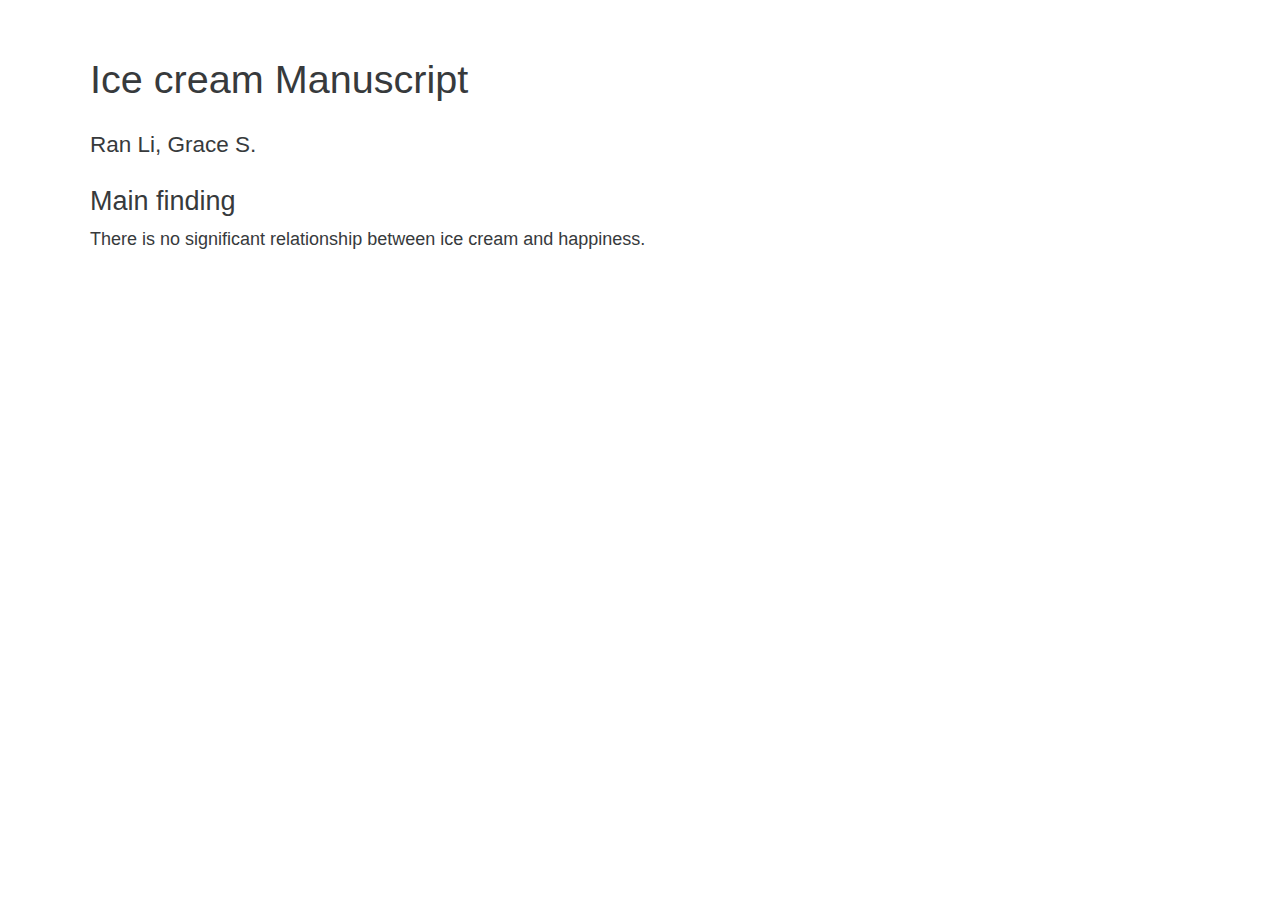
<file: docs/index.html>
<!DOCTYPE html>
<html xmlns="http://www.w3.org/1999/xhtml" lang="en" xml:lang="en">
  <head>
    <link rel="stylesheet" href="styles.css" />
  </head>
  <body class="content-block">
    <h1>Ice cream Manuscript</h1>
    <h4>Ran Li, Grace S.</h4>
    <h3>Main finding</h3>
    There is no significant relationship between ice cream and happiness.
  </body>
</html>
</file>
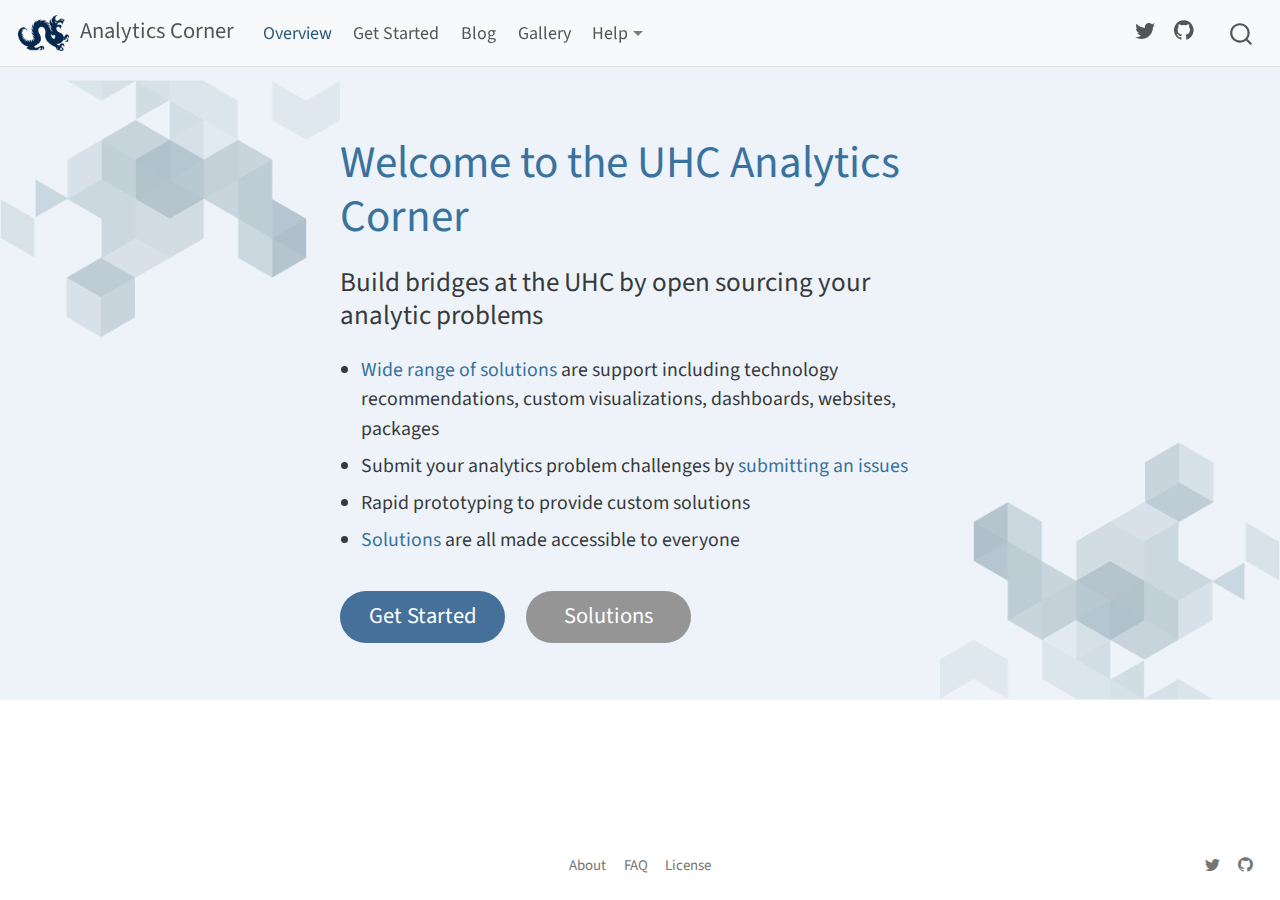
<file: website/index.html>
<!DOCTYPE html>
<html xmlns="http://www.w3.org/1999/xhtml" lang="en" xml:lang="en"><head>

<meta charset="utf-8">
<meta name="generator" content="quarto-1.0.38">

<meta name="viewport" content="width=device-width, initial-scale=1.0, user-scalable=yes">

<meta name="description" content="Quarto® is an open-source scientific and technical publishing system built on Pandoc.">

<title>UHC Analytics</title>
<style>
code{white-space: pre-wrap;}
span.smallcaps{font-variant: small-caps;}
span.underline{text-decoration: underline;}
div.column{display: inline-block; vertical-align: top; width: 50%;}
div.hanging-indent{margin-left: 1.5em; text-indent: -1.5em;}
ul.task-list{list-style: none;}
</style>


<script src="site_libs/quarto-nav/quarto-nav.js"></script>
<script src="site_libs/quarto-nav/headroom.min.js"></script>
<script src="site_libs/clipboard/clipboard.min.js"></script>
<script src="site_libs/quarto-search/autocomplete.umd.js"></script>
<script src="site_libs/quarto-search/fuse.min.js"></script>
<script src="site_libs/quarto-search/quarto-search.js"></script>
<meta name="quarto:offset" content="./">
<link href="./favicon.png" rel="icon" type="image/png">
<script src="site_libs/quarto-html/quarto.js"></script>
<script src="site_libs/quarto-html/popper.min.js"></script>
<script src="site_libs/quarto-html/tippy.umd.min.js"></script>
<script src="site_libs/quarto-html/anchor.min.js"></script>
<link href="site_libs/quarto-html/tippy.css" rel="stylesheet">
<link href="site_libs/quarto-html/quarto-syntax-highlighting.css" rel="stylesheet" id="quarto-text-highlighting-styles">
<script src="site_libs/bootstrap/bootstrap.min.js"></script>
<link href="site_libs/bootstrap/bootstrap-icons.css" rel="stylesheet">
<link href="site_libs/bootstrap/bootstrap.min.css" rel="stylesheet" id="quarto-bootstrap" data-mode="light">
<script id="quarto-search-options" type="application/json">{
  "location": "navbar",
  "copy-button": false,
  "collapse-after": 3,
  "panel-placement": "end",
  "type": "overlay",
  "limit": 20,
  "language": {
    "search-no-results-text": "No results",
    "search-matching-documents-text": "matching documents",
    "search-copy-link-title": "Copy link to search",
    "search-hide-matches-text": "Hide additional matches",
    "search-more-match-text": "more match in this document",
    "search-more-matches-text": "more matches in this document",
    "search-clear-button-title": "Clear",
    "search-detached-cancel-button-title": "Cancel",
    "search-submit-button-title": "Submit"
  }
}</script>


<link rel="stylesheet" href="styles.css">
<link rel="stylesheet" href="index.css">
</head>

<body class="nav-fixed fullcontent">

<div id="quarto-search-results"></div>
  <header id="quarto-header" class="headroom fixed-top">
    <nav class="navbar navbar-expand-lg navbar-dark ">
      <div class="navbar-container container-fluid">
      <a class="navbar-brand" href="./index.html">
    <img src="./uhc.png" alt="">
    <span class="navbar-title">Analytics Corner</span>
  </a>
          <button class="navbar-toggler" type="button" data-bs-toggle="collapse" data-bs-target="#navbarCollapse" aria-controls="navbarCollapse" aria-expanded="false" aria-label="Toggle navigation" onclick="if (window.quartoToggleHeadroom) { window.quartoToggleHeadroom(); }">
  <span class="navbar-toggler-icon"></span>
</button>
          <div class="collapse navbar-collapse" id="navbarCollapse">
            <ul class="navbar-nav navbar-nav-scroll me-auto">
  <li class="nav-item">
    <a class="nav-link active" href="./index.html" aria-current="page">Overview</a>
  </li>  
  <li class="nav-item">
    <a class="nav-link" href="./docs/get-started/index.html">Get Started</a>
  </li>  
  <li class="nav-item">
    <a class="nav-link" href="./docs/blog/index.html">Blog</a>
  </li>  
  <li class="nav-item">
    <a class="nav-link" href="./docs/gallery/index.html">Gallery</a>
  </li>  
  <li class="nav-item dropdown ">
    <a class="nav-link dropdown-toggle" href="#" id="nav-menu-help" role="button" data-bs-toggle="dropdown" aria-expanded="false">Help</a>
    <ul class="dropdown-menu" aria-labelledby="nav-menu-help">    
        <li>
    <a class="dropdown-item" href="https://github.com/Drexel-UHC/analytics-core/issues/new?assignees=&amp;labels=&amp;template=request.yml&amp;title=%5BRequest+title%5D%3A+"><i class="bi bi-patch-question" role="img">
</i> 
 <span class="dropdown-text">Submit an Issue</span></a>
  </li>  
        <li>
    <a class="dropdown-item" href="https://github.com/Drexel-UHC/analytics-core/discussions"><i class="bi bi-chat-right-text" role="img">
</i> 
 <span class="dropdown-text">View Discussions</span></a>
  </li>  
        <li>
    <a class="dropdown-item" href="./docs/faq/index.html"><i class="bi bi-question-circle" role="img">
</i> 
 <span class="dropdown-text">FAQ</span></a>
  </li>  
    </ul>
  </li>
</ul>
            <ul class="navbar-nav navbar-nav-scroll ms-auto">
  <li class="nav-item compact">
    <a class="nav-link" href="https://twitter.com/drexeluhc"><i class="bi bi-twitter" role="img" aria-label="Quarto Twitter">
</i> 
 </a>
  </li>  
  <li class="nav-item compact">
    <a class="nav-link" href="https://github.com/Drexel-UHC/analytics-core"><i class="bi bi-github" role="img" aria-label="Quarto GitHub">
</i> 
 </a>
  </li>  
</ul>
              <div id="quarto-search" class="" title="Search"></div>
          </div> <!-- /navcollapse -->
      </div> <!-- /container-fluid -->
    </nav>
</header>
<!-- content -->
<div id="quarto-content" class="quarto-container page-layout-custom page-navbar">
<!-- sidebar -->
<!-- margin-sidebar -->
<!-- main -->



<div class="hero-banner">
<div class="hero-image hero-image-left">
<p><img src="images/hero-hex-2.png" class="img-fluid" alt="hexagon background"></p>
</div>
<section id="welcome-to-the-uhc-analytics-corner" class="content-block">
<h1>Welcome to the UHC Analytics Corner</h1>
<h3 id="build-bridges-at-the-uhc-by-open-sourcing-your-analytic-problems">Build bridges at the UHC by open sourcing your analytic problems</h3>
<ul>
<li><a href="docs/gallery/">Wide range of solutions</a> are support including technology recommendations, custom visualizations, dashboards, websites, packages</li>
<li>Submit your analytics problem challenges by <a href="https://github.com/Drexel-UHC/analytics-core/issues/new?assignees=&amp;labels=&amp;template=request.yml&amp;title=%5BRequest+title%5D%3A+">submitting an issues</a></li>
<li>Rapid prototyping to provide custom solutions</li>
<li><a href="docs/blog/">Solutions</a> are all made accessible to everyone</li>
</ul>
<div class="hero-buttons">
<p><a href="docs/get-started/" class="btn-action-primary btn-action btn btn-success btn-lg" role="button">Get Started</a> <a href="docs/blog/" id="btn-guide" class="btn-action btn btn-info btn-lg" role="button">Solutions</a></p>
</div>
</section>
<div class="hero-image hero-image-right">
<p><img src="images/hero-hex-2.png" class="img-fluid" alt="hexagon background"></p>
</div>
</div>




<script id="quarto-html-after-body" type="application/javascript">
window.document.addEventListener("DOMContentLoaded", function (event) {
  const toggleBodyColorMode = (bsSheetEl) => {
    const mode = bsSheetEl.getAttribute("data-mode");
    const bodyEl = window.document.querySelector("body");
    if (mode === "dark") {
      bodyEl.classList.add("quarto-dark");
      bodyEl.classList.remove("quarto-light");
    } else {
      bodyEl.classList.add("quarto-light");
      bodyEl.classList.remove("quarto-dark");
    }
  }
  const toggleBodyColorPrimary = () => {
    const bsSheetEl = window.document.querySelector("link#quarto-bootstrap");
    if (bsSheetEl) {
      toggleBodyColorMode(bsSheetEl);
    }
  }
  toggleBodyColorPrimary();  
  const icon = "";
  const anchorJS = new window.AnchorJS();
  anchorJS.options = {
    placement: 'right',
    icon: icon
  };
  anchorJS.add('.anchored');
  const clipboard = new window.ClipboardJS('.code-copy-button', {
    target: function(trigger) {
      return trigger.previousElementSibling;
    }
  });
  clipboard.on('success', function(e) {
    // button target
    const button = e.trigger;
    // don't keep focus
    button.blur();
    // flash "checked"
    button.classList.add('code-copy-button-checked');
    var currentTitle = button.getAttribute("title");
    button.setAttribute("title", "Copied!");
    setTimeout(function() {
      button.setAttribute("title", currentTitle);
      button.classList.remove('code-copy-button-checked');
    }, 1000);
    // clear code selection
    e.clearSelection();
  });
  function tippyHover(el, contentFn) {
    const config = {
      allowHTML: true,
      content: contentFn,
      maxWidth: 500,
      delay: 100,
      arrow: false,
      appendTo: function(el) {
          return el.parentElement;
      },
      interactive: true,
      interactiveBorder: 10,
      theme: 'quarto',
      placement: 'bottom-start'
    };
    window.tippy(el, config); 
  }
  const noterefs = window.document.querySelectorAll('a[role="doc-noteref"]');
  for (var i=0; i<noterefs.length; i++) {
    const ref = noterefs[i];
    tippyHover(ref, function() {
      let href = ref.getAttribute('href');
      try { href = new URL(href).hash; } catch {}
      const id = href.replace(/^#\/?/, "");
      const note = window.document.getElementById(id);
      return note.innerHTML;
    });
  }
  var bibliorefs = window.document.querySelectorAll('a[role="doc-biblioref"]');
  for (var i=0; i<bibliorefs.length; i++) {
    const ref = bibliorefs[i];
    const cites = ref.parentNode.getAttribute('data-cites').split(' ');
    tippyHover(ref, function() {
      var popup = window.document.createElement('div');
      cites.forEach(function(cite) {
        var citeDiv = window.document.createElement('div');
        citeDiv.classList.add('hanging-indent');
        citeDiv.classList.add('csl-entry');
        var biblioDiv = window.document.getElementById('ref-' + cite);
        if (biblioDiv) {
          citeDiv.innerHTML = biblioDiv.innerHTML;
        }
        popup.appendChild(citeDiv);
      });
      return popup.innerHTML;
    });
  }
});
</script>
</div> <!-- /content -->
<footer class="footer">
  <div class="nav-footer">
      <div class="nav-footer-center">
        <ul class="footer-items list-unstyled">
    <li class="nav-item">
    <a class="nav-link" href="./about.html">About</a>
  </li>  
    <li class="nav-item">
    <a class="nav-link" href="./docs/faq/index.html">FAQ</a>
  </li>  
    <li class="nav-item">
    <a class="nav-link" href="./license.html">License</a>
  </li>  
</ul>
      </div>
    <div class="nav-footer-right">
      <ul class="footer-items list-unstyled">
    <li class="nav-item compact">
    <a class="nav-link" href="https://twitter.com/drexeluhc">
      <i class="bi bi-twitter" role="img" aria-label="Quarto Twitter">
</i> 
    </a>
  </li>  
    <li class="nav-item compact">
    <a class="nav-link" href="https://github.com/Drexel-UHC/analytics-core">
      <i class="bi bi-github" role="img" aria-label="Quarto GitHub">
</i> 
    </a>
  </li>  
</ul>
    </div>
  </div>
</footer>



</body></html>
</file>
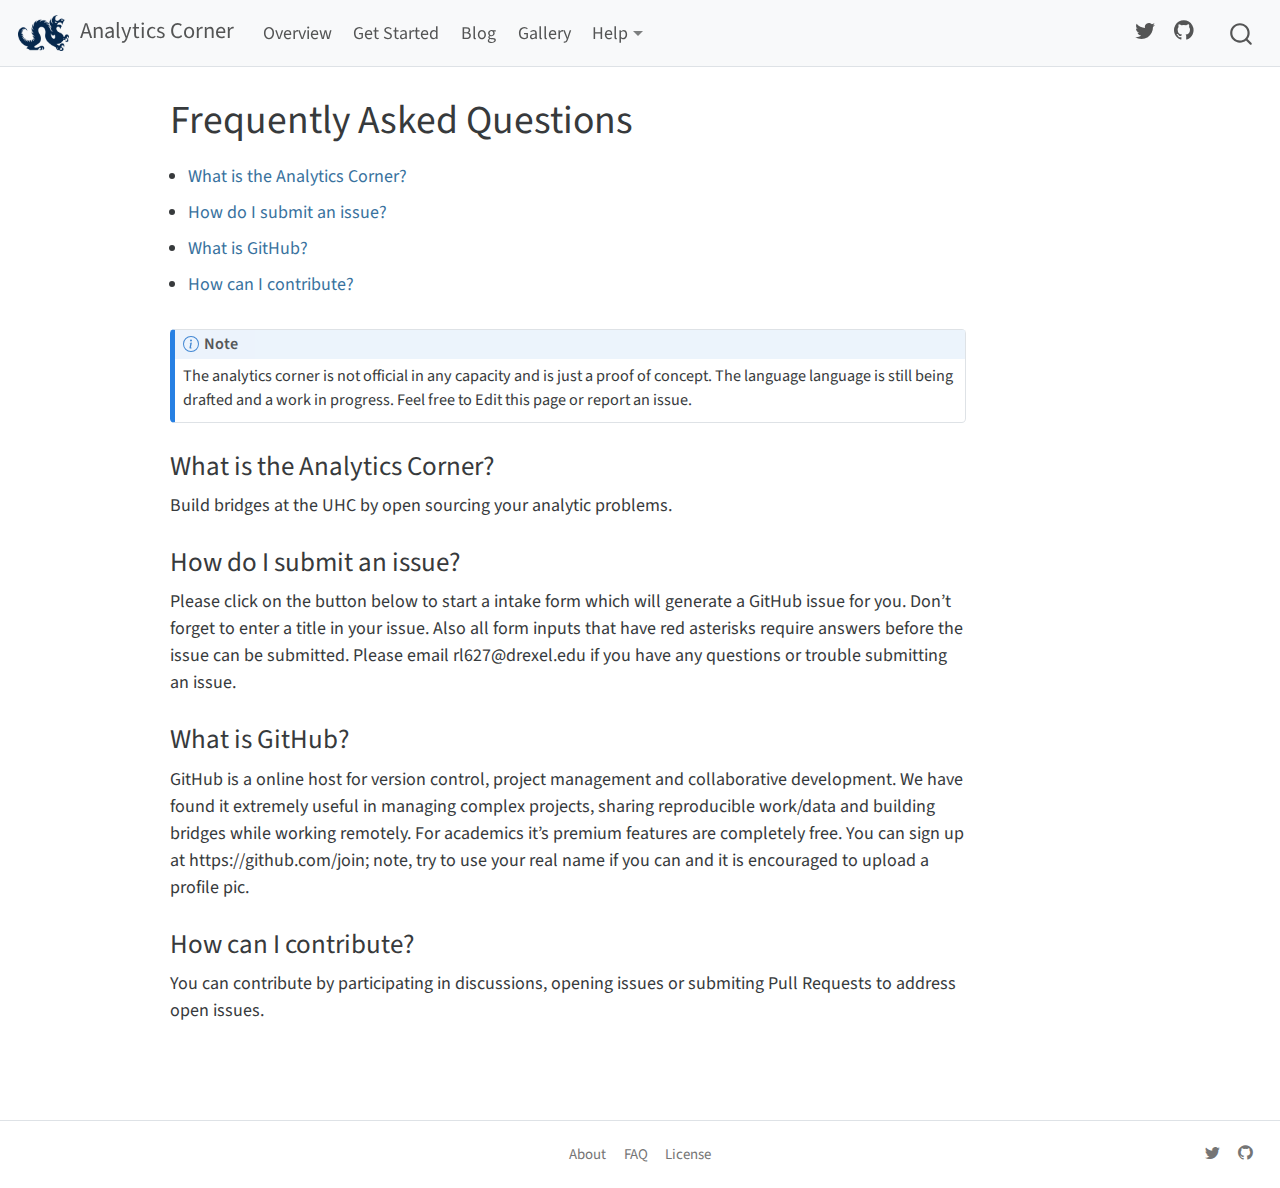
<file: website/docs/faq/index.html>
<!DOCTYPE html>
<html xmlns="http://www.w3.org/1999/xhtml" lang="en" xml:lang="en"><head>

<meta charset="utf-8">
<meta name="generator" content="quarto-1.0.38">

<meta name="viewport" content="width=device-width, initial-scale=1.0, user-scalable=yes">


<title>Analytics Corner - Frequently Asked Questions</title>
<style>
code{white-space: pre-wrap;}
span.smallcaps{font-variant: small-caps;}
span.underline{text-decoration: underline;}
div.column{display: inline-block; vertical-align: top; width: 50%;}
div.hanging-indent{margin-left: 1.5em; text-indent: -1.5em;}
ul.task-list{list-style: none;}
</style>


<script src="../../site_libs/quarto-nav/quarto-nav.js"></script>
<script src="../../site_libs/quarto-nav/headroom.min.js"></script>
<script src="../../site_libs/clipboard/clipboard.min.js"></script>
<script src="../../site_libs/quarto-search/autocomplete.umd.js"></script>
<script src="../../site_libs/quarto-search/fuse.min.js"></script>
<script src="../../site_libs/quarto-search/quarto-search.js"></script>
<meta name="quarto:offset" content="../../">
<link href="../../favicon.png" rel="icon" type="image/png">
<script src="../../site_libs/quarto-html/quarto.js"></script>
<script src="../../site_libs/quarto-html/popper.min.js"></script>
<script src="../../site_libs/quarto-html/tippy.umd.min.js"></script>
<script src="../../site_libs/quarto-html/anchor.min.js"></script>
<link href="../../site_libs/quarto-html/tippy.css" rel="stylesheet">
<link href="../../site_libs/quarto-html/quarto-syntax-highlighting.css" rel="stylesheet" id="quarto-text-highlighting-styles">
<script src="../../site_libs/bootstrap/bootstrap.min.js"></script>
<link href="../../site_libs/bootstrap/bootstrap-icons.css" rel="stylesheet">
<link href="../../site_libs/bootstrap/bootstrap.min.css" rel="stylesheet" id="quarto-bootstrap" data-mode="light">
<script id="quarto-search-options" type="application/json">{
  "location": "navbar",
  "copy-button": false,
  "collapse-after": 3,
  "panel-placement": "end",
  "type": "overlay",
  "limit": 20,
  "language": {
    "search-no-results-text": "No results",
    "search-matching-documents-text": "matching documents",
    "search-copy-link-title": "Copy link to search",
    "search-hide-matches-text": "Hide additional matches",
    "search-more-match-text": "more match in this document",
    "search-more-matches-text": "more matches in this document",
    "search-clear-button-title": "Clear",
    "search-detached-cancel-button-title": "Cancel",
    "search-submit-button-title": "Submit"
  }
}</script>
<script async="" src="https://hypothes.is/embed.js"></script>


<link rel="stylesheet" href="../../styles.css">
<link rel="stylesheet" href="styles.css">
</head>

<body class="nav-fixed">

<div id="quarto-search-results"></div>
  <header id="quarto-header" class="headroom fixed-top">
    <nav class="navbar navbar-expand-lg navbar-dark ">
      <div class="navbar-container container-fluid">
      <a class="navbar-brand" href="../../index.html">
    <img src="../../uhc.png" alt="">
    <span class="navbar-title">Analytics Corner</span>
  </a>
          <button class="navbar-toggler" type="button" data-bs-toggle="collapse" data-bs-target="#navbarCollapse" aria-controls="navbarCollapse" aria-expanded="false" aria-label="Toggle navigation" onclick="if (window.quartoToggleHeadroom) { window.quartoToggleHeadroom(); }">
  <span class="navbar-toggler-icon"></span>
</button>
          <div class="collapse navbar-collapse" id="navbarCollapse">
            <ul class="navbar-nav navbar-nav-scroll me-auto">
  <li class="nav-item">
    <a class="nav-link" href="../../index.html">Overview</a>
  </li>  
  <li class="nav-item">
    <a class="nav-link" href="../../docs/get-started/index.html">Get Started</a>
  </li>  
  <li class="nav-item">
    <a class="nav-link" href="../../docs/blog/index.html">Blog</a>
  </li>  
  <li class="nav-item">
    <a class="nav-link" href="../../docs/gallery/index.html">Gallery</a>
  </li>  
  <li class="nav-item dropdown ">
    <a class="nav-link dropdown-toggle" href="#" id="nav-menu-help" role="button" data-bs-toggle="dropdown" aria-expanded="false">Help</a>
    <ul class="dropdown-menu" aria-labelledby="nav-menu-help">    
        <li>
    <a class="dropdown-item" href="https://github.com/Drexel-UHC/analytics-core/issues/new?assignees=&amp;labels=&amp;template=request.yml&amp;title=%5BRequest+title%5D%3A+"><i class="bi bi-patch-question" role="img">
</i> 
 <span class="dropdown-text">Submit an Issue</span></a>
  </li>  
        <li>
    <a class="dropdown-item" href="https://github.com/Drexel-UHC/analytics-core/discussions"><i class="bi bi-chat-right-text" role="img">
</i> 
 <span class="dropdown-text">View Discussions</span></a>
  </li>  
        <li>
    <a class="dropdown-item" href="../../docs/faq/index.html"><i class="bi bi-question-circle" role="img">
</i> 
 <span class="dropdown-text">FAQ</span></a>
  </li>  
    </ul>
  </li>
</ul>
            <ul class="navbar-nav navbar-nav-scroll ms-auto">
  <li class="nav-item compact">
    <a class="nav-link" href="https://twitter.com/drexeluhc"><i class="bi bi-twitter" role="img" aria-label="Quarto Twitter">
</i> 
 </a>
  </li>  
  <li class="nav-item compact">
    <a class="nav-link" href="https://github.com/Drexel-UHC/analytics-core"><i class="bi bi-github" role="img" aria-label="Quarto GitHub">
</i> 
 </a>
  </li>  
</ul>
              <div id="quarto-search" class="" title="Search"></div>
          </div> <!-- /navcollapse -->
      </div> <!-- /container-fluid -->
    </nav>
</header>
<!-- content -->
<div id="quarto-content" class="quarto-container page-columns page-rows-contents page-layout-article page-navbar">
<!-- sidebar -->
<!-- margin-sidebar -->
    <div id="quarto-margin-sidebar" class="sidebar margin-sidebar">
    </div>
<!-- main -->
<main class="content" id="quarto-document-content">

<header id="title-block-header" class="quarto-title-block default">
<div class="quarto-title">
<h1 class="title">Frequently Asked Questions</h1>
</div>



<div class="quarto-title-meta">

    
    
  </div>
  

</header>
<nav id="TOC" role="doc-toc">
    <h2 id="toc-title">On this page</h2>
   
  <ul>
  <li><a href="#what-is-the-analytics-corner" id="toc-what-is-the-analytics-corner">What is the Analytics Corner?</a></li>
  <li><a href="#how-do-i-submit-an-issue" id="toc-how-do-i-submit-an-issue">How do I submit an issue?</a></li>
  <li><a href="#what-is-github" id="toc-what-is-github">What is GitHub?</a></li>
  <li><a href="#how-can-i-contribute" id="toc-how-can-i-contribute">How can I contribute?</a></li>
  </ul>
<div class="toc-actions"><div><i class="bi bi-github"></i></div><div class="action-links"><p><a href="https://github.com/Drexel-UHC/analytics-corner/edit/main/docs/faq/index.qmd" class="toc-action">Edit this page</a></p><p><a href="https://github.com/Drexel-UHC/analytics-corner/issues/new" class="toc-action">Report an issue</a></p></div></div></nav>
<div class="callout-note callout callout-style-default callout-captioned">
<div class="callout-header d-flex align-content-center">
<div class="callout-icon-container">
<i class="callout-icon"></i>
</div>
<div class="callout-caption-container flex-fill">
Note
</div>
</div>
<div class="callout-body-container callout-body">
<p>The analytics corner is not official in any capacity and is just a proof of concept. The language language is still being drafted and a work in progress. Feel free to Edit this page or report an issue.</p>
</div>
</div>
<section id="what-is-the-analytics-corner" class="level3">
<h3 class="anchored" data-anchor-id="what-is-the-analytics-corner">What is the Analytics Corner?</h3>
<p>Build bridges at the UHC by open sourcing your analytic problems.</p>
</section>
<section id="how-do-i-submit-an-issue" class="level3">
<h3 class="anchored" data-anchor-id="how-do-i-submit-an-issue">How do I submit an issue?</h3>
<p>Please click on the button below to start a intake form which will generate a GitHub issue for you. Don’t forget to enter a title in your issue. Also all form inputs that have red asterisks require answers before the issue can be submitted. Please email rl627@drexel.edu if you have any questions or trouble submitting an issue.</p>
</section>
<section id="what-is-github" class="level3">
<h3 class="anchored" data-anchor-id="what-is-github">What is GitHub?</h3>
<p>GitHub is a online host for version control, project management and collaborative development. We have found it extremely useful in managing complex projects, sharing reproducible work/data and building bridges while working remotely. For academics it’s premium features are completely free. You can sign up at https://github.com/join; note, try to use your real name if you can and it is encouraged to upload a profile pic.</p>
</section>
<section id="how-can-i-contribute" class="level3">
<h3 class="anchored" data-anchor-id="how-can-i-contribute">How can I contribute?</h3>
<p>You can contribute by participating in discussions, opening issues or submiting Pull Requests to address open issues.</p>


</section>

</main> <!-- /main -->
<script id="quarto-html-after-body" type="application/javascript">
window.document.addEventListener("DOMContentLoaded", function (event) {
  const toggleBodyColorMode = (bsSheetEl) => {
    const mode = bsSheetEl.getAttribute("data-mode");
    const bodyEl = window.document.querySelector("body");
    if (mode === "dark") {
      bodyEl.classList.add("quarto-dark");
      bodyEl.classList.remove("quarto-light");
    } else {
      bodyEl.classList.add("quarto-light");
      bodyEl.classList.remove("quarto-dark");
    }
  }
  const toggleBodyColorPrimary = () => {
    const bsSheetEl = window.document.querySelector("link#quarto-bootstrap");
    if (bsSheetEl) {
      toggleBodyColorMode(bsSheetEl);
    }
  }
  toggleBodyColorPrimary();  
  const icon = "";
  const anchorJS = new window.AnchorJS();
  anchorJS.options = {
    placement: 'right',
    icon: icon
  };
  anchorJS.add('.anchored');
  const clipboard = new window.ClipboardJS('.code-copy-button', {
    target: function(trigger) {
      return trigger.previousElementSibling;
    }
  });
  clipboard.on('success', function(e) {
    // button target
    const button = e.trigger;
    // don't keep focus
    button.blur();
    // flash "checked"
    button.classList.add('code-copy-button-checked');
    var currentTitle = button.getAttribute("title");
    button.setAttribute("title", "Copied!");
    setTimeout(function() {
      button.setAttribute("title", currentTitle);
      button.classList.remove('code-copy-button-checked');
    }, 1000);
    // clear code selection
    e.clearSelection();
  });
  function tippyHover(el, contentFn) {
    const config = {
      allowHTML: true,
      content: contentFn,
      maxWidth: 500,
      delay: 100,
      arrow: false,
      appendTo: function(el) {
          return el.parentElement;
      },
      interactive: true,
      interactiveBorder: 10,
      theme: 'quarto',
      placement: 'bottom-start'
    };
    window.tippy(el, config); 
  }
  const noterefs = window.document.querySelectorAll('a[role="doc-noteref"]');
  for (var i=0; i<noterefs.length; i++) {
    const ref = noterefs[i];
    tippyHover(ref, function() {
      let href = ref.getAttribute('href');
      try { href = new URL(href).hash; } catch {}
      const id = href.replace(/^#\/?/, "");
      const note = window.document.getElementById(id);
      return note.innerHTML;
    });
  }
  var bibliorefs = window.document.querySelectorAll('a[role="doc-biblioref"]');
  for (var i=0; i<bibliorefs.length; i++) {
    const ref = bibliorefs[i];
    const cites = ref.parentNode.getAttribute('data-cites').split(' ');
    tippyHover(ref, function() {
      var popup = window.document.createElement('div');
      cites.forEach(function(cite) {
        var citeDiv = window.document.createElement('div');
        citeDiv.classList.add('hanging-indent');
        citeDiv.classList.add('csl-entry');
        var biblioDiv = window.document.getElementById('ref-' + cite);
        if (biblioDiv) {
          citeDiv.innerHTML = biblioDiv.innerHTML;
        }
        popup.appendChild(citeDiv);
      });
      return popup.innerHTML;
    });
  }
});
</script>
</div> <!-- /content -->
<footer class="footer">
  <div class="nav-footer">
      <div class="nav-footer-center">
        <ul class="footer-items list-unstyled">
    <li class="nav-item">
    <a class="nav-link" href="../../about.html">About</a>
  </li>  
    <li class="nav-item">
    <a class="nav-link active" href="../../docs/faq/index.html" aria-current="page">FAQ</a>
  </li>  
    <li class="nav-item">
    <a class="nav-link" href="../../license.html">License</a>
  </li>  
</ul>
      </div>
    <div class="nav-footer-right">
      <ul class="footer-items list-unstyled">
    <li class="nav-item compact">
    <a class="nav-link" href="https://twitter.com/drexeluhc">
      <i class="bi bi-twitter" role="img" aria-label="Quarto Twitter">
</i> 
    </a>
  </li>  
    <li class="nav-item compact">
    <a class="nav-link" href="https://github.com/Drexel-UHC/analytics-core">
      <i class="bi bi-github" role="img" aria-label="Quarto GitHub">
</i> 
    </a>
  </li>  
</ul>
    </div>
  </div>
</footer>



</body></html>
</file>
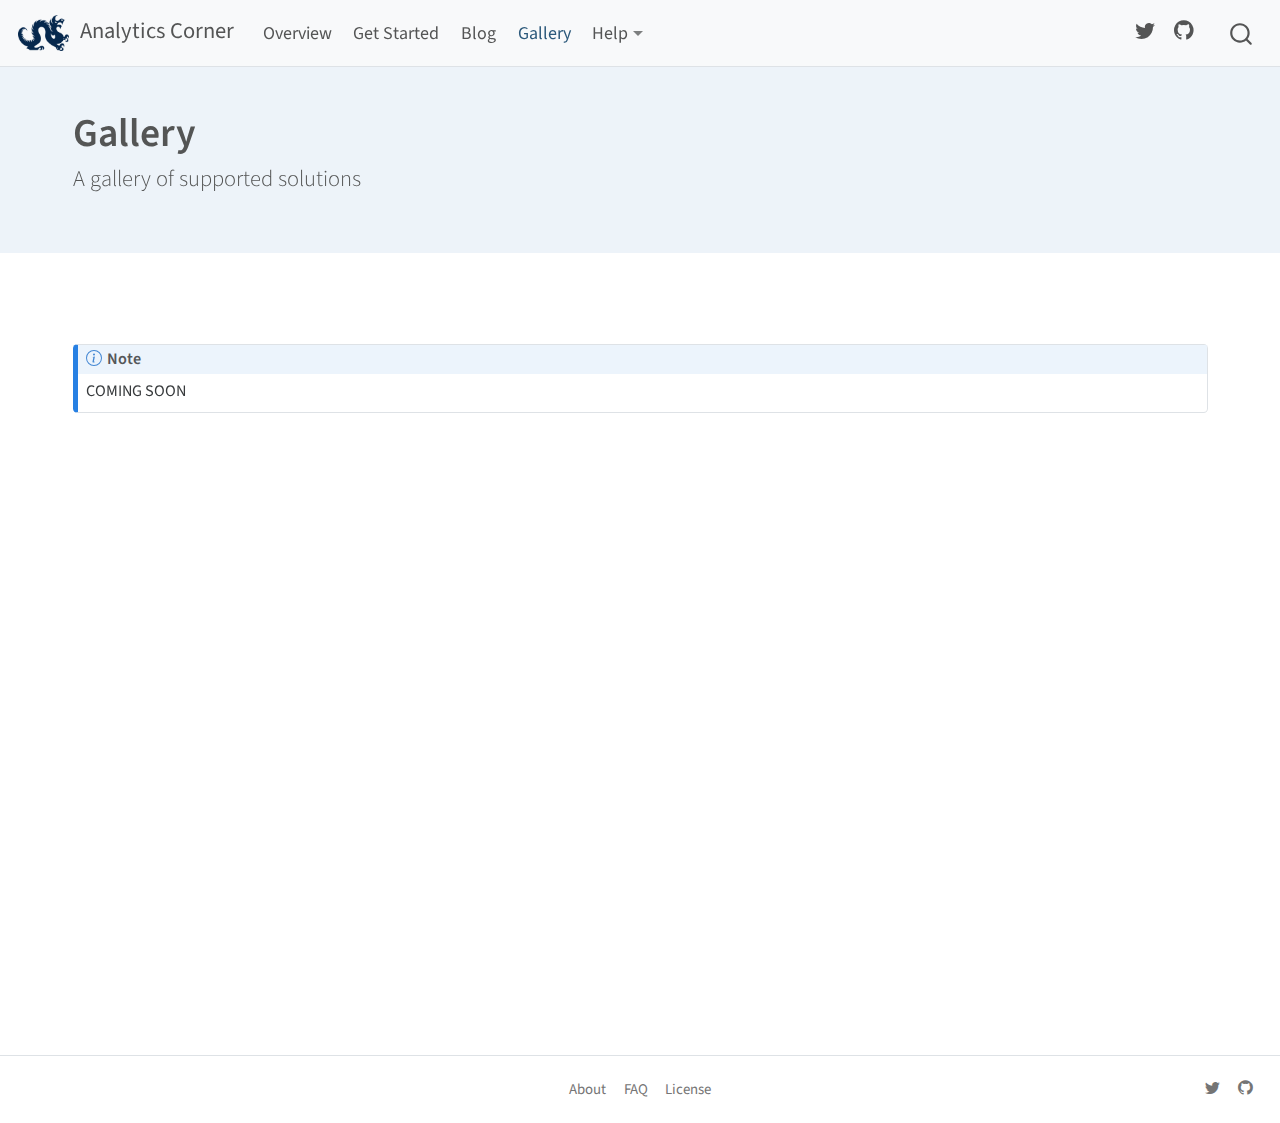
<file: website/docs/gallery/index.html>
<!DOCTYPE html>
<html xmlns="http://www.w3.org/1999/xhtml" lang="en" xml:lang="en"><head>

<meta charset="utf-8">
<meta name="generator" content="quarto-1.0.38">

<meta name="viewport" content="width=device-width, initial-scale=1.0, user-scalable=yes">


<title>Analytics Corner - Gallery</title>
<style>
code{white-space: pre-wrap;}
span.smallcaps{font-variant: small-caps;}
span.underline{text-decoration: underline;}
div.column{display: inline-block; vertical-align: top; width: 50%;}
div.hanging-indent{margin-left: 1.5em; text-indent: -1.5em;}
ul.task-list{list-style: none;}
</style>


<script src="../../site_libs/quarto-nav/quarto-nav.js"></script>
<script src="../../site_libs/quarto-nav/headroom.min.js"></script>
<script src="../../site_libs/clipboard/clipboard.min.js"></script>
<script src="../../site_libs/quarto-search/autocomplete.umd.js"></script>
<script src="../../site_libs/quarto-search/fuse.min.js"></script>
<script src="../../site_libs/quarto-search/quarto-search.js"></script>
<meta name="quarto:offset" content="../../">
<link href="../../favicon.png" rel="icon" type="image/png">
<script src="../../site_libs/quarto-html/quarto.js"></script>
<script src="../../site_libs/quarto-html/popper.min.js"></script>
<script src="../../site_libs/quarto-html/tippy.umd.min.js"></script>
<script src="../../site_libs/quarto-html/anchor.min.js"></script>
<link href="../../site_libs/quarto-html/tippy.css" rel="stylesheet">
<link href="../../site_libs/quarto-html/quarto-syntax-highlighting.css" rel="stylesheet" id="quarto-text-highlighting-styles">
<script src="../../site_libs/bootstrap/bootstrap.min.js"></script>
<link href="../../site_libs/bootstrap/bootstrap-icons.css" rel="stylesheet">
<link href="../../site_libs/bootstrap/bootstrap.min.css" rel="stylesheet" id="quarto-bootstrap" data-mode="light">
<script id="quarto-search-options" type="application/json">{
  "location": "navbar",
  "copy-button": false,
  "collapse-after": 3,
  "panel-placement": "end",
  "type": "overlay",
  "limit": 20,
  "language": {
    "search-no-results-text": "No results",
    "search-matching-documents-text": "matching documents",
    "search-copy-link-title": "Copy link to search",
    "search-hide-matches-text": "Hide additional matches",
    "search-more-match-text": "more match in this document",
    "search-more-matches-text": "more matches in this document",
    "search-clear-button-title": "Clear",
    "search-detached-cancel-button-title": "Cancel",
    "search-submit-button-title": "Submit"
  }
}</script>
<style>
    .quarto-title-block .quarto-title-banner {
      background: #EDF3F9;
    }
    </style>


<link rel="stylesheet" href="../../styles.css">
</head>

<body class="nav-fixed">

<div id="quarto-search-results"></div>
  <header id="quarto-header" class="headroom fixed-top">
    <nav class="navbar navbar-expand-lg navbar-dark ">
      <div class="navbar-container container-fluid">
      <a class="navbar-brand" href="../../index.html">
    <img src="../../uhc.png" alt="">
    <span class="navbar-title">Analytics Corner</span>
  </a>
          <button class="navbar-toggler" type="button" data-bs-toggle="collapse" data-bs-target="#navbarCollapse" aria-controls="navbarCollapse" aria-expanded="false" aria-label="Toggle navigation" onclick="if (window.quartoToggleHeadroom) { window.quartoToggleHeadroom(); }">
  <span class="navbar-toggler-icon"></span>
</button>
          <div class="collapse navbar-collapse" id="navbarCollapse">
            <ul class="navbar-nav navbar-nav-scroll me-auto">
  <li class="nav-item">
    <a class="nav-link" href="../../index.html">Overview</a>
  </li>  
  <li class="nav-item">
    <a class="nav-link" href="../../docs/get-started/index.html">Get Started</a>
  </li>  
  <li class="nav-item">
    <a class="nav-link" href="../../docs/blog/index.html">Blog</a>
  </li>  
  <li class="nav-item">
    <a class="nav-link active" href="../../docs/gallery/index.html" aria-current="page">Gallery</a>
  </li>  
  <li class="nav-item dropdown ">
    <a class="nav-link dropdown-toggle" href="#" id="nav-menu-help" role="button" data-bs-toggle="dropdown" aria-expanded="false">Help</a>
    <ul class="dropdown-menu" aria-labelledby="nav-menu-help">    
        <li>
    <a class="dropdown-item" href="https://github.com/Drexel-UHC/analytics-core/issues/new?assignees=&amp;labels=&amp;template=request.yml&amp;title=%5BRequest+title%5D%3A+"><i class="bi bi-patch-question" role="img">
</i> 
 <span class="dropdown-text">Submit an Issue</span></a>
  </li>  
        <li>
    <a class="dropdown-item" href="https://github.com/Drexel-UHC/analytics-core/discussions"><i class="bi bi-chat-right-text" role="img">
</i> 
 <span class="dropdown-text">View Discussions</span></a>
  </li>  
        <li>
    <a class="dropdown-item" href="../../docs/faq/index.html"><i class="bi bi-question-circle" role="img">
</i> 
 <span class="dropdown-text">FAQ</span></a>
  </li>  
    </ul>
  </li>
</ul>
            <ul class="navbar-nav navbar-nav-scroll ms-auto">
  <li class="nav-item compact">
    <a class="nav-link" href="https://twitter.com/drexeluhc"><i class="bi bi-twitter" role="img" aria-label="Quarto Twitter">
</i> 
 </a>
  </li>  
  <li class="nav-item compact">
    <a class="nav-link" href="https://github.com/Drexel-UHC/analytics-core"><i class="bi bi-github" role="img" aria-label="Quarto GitHub">
</i> 
 </a>
  </li>  
</ul>
              <div id="quarto-search" class="" title="Search"></div>
          </div> <!-- /navcollapse -->
      </div> <!-- /container-fluid -->
    </nav>
</header>
<!-- content -->
<header id="title-block-header" class="quarto-title-block default page-columns page-full">
  <div class="quarto-title-banner page-columns page-full">
    <div class="quarto-title column-page">
      <h1 class="title">Gallery</h1>
            <p class="subtitle lead">A gallery of supported solutions</p>
                      </div>
  </div>
    
  
  <div class="quarto-title-meta">

      
      
    </div>
    
  
  </header><div id="quarto-content" class="quarto-container page-columns page-rows-contents page-layout-full page-navbar">
<!-- sidebar -->
<!-- margin-sidebar -->
    <div id="quarto-margin-sidebar" class="sidebar margin-sidebar">
        
    </div>
<!-- main -->
<main class="content quarto-banner-title-block column-page" id="quarto-document-content">




<div class="callout-note callout callout-style-default callout-captioned">
<div class="callout-header d-flex align-content-center">
<div class="callout-icon-container">
<i class="callout-icon"></i>
</div>
<div class="callout-caption-container flex-fill">
Note
</div>
</div>
<div class="callout-body-container callout-body">
<p>COMING SOON</p>
</div>
</div>



</main> <!-- /main -->
<script id="quarto-html-after-body" type="application/javascript">
window.document.addEventListener("DOMContentLoaded", function (event) {
  const toggleBodyColorMode = (bsSheetEl) => {
    const mode = bsSheetEl.getAttribute("data-mode");
    const bodyEl = window.document.querySelector("body");
    if (mode === "dark") {
      bodyEl.classList.add("quarto-dark");
      bodyEl.classList.remove("quarto-light");
    } else {
      bodyEl.classList.add("quarto-light");
      bodyEl.classList.remove("quarto-dark");
    }
  }
  const toggleBodyColorPrimary = () => {
    const bsSheetEl = window.document.querySelector("link#quarto-bootstrap");
    if (bsSheetEl) {
      toggleBodyColorMode(bsSheetEl);
    }
  }
  toggleBodyColorPrimary();  
  const icon = "";
  const anchorJS = new window.AnchorJS();
  anchorJS.options = {
    placement: 'right',
    icon: icon
  };
  anchorJS.add('.anchored');
  const clipboard = new window.ClipboardJS('.code-copy-button', {
    target: function(trigger) {
      return trigger.previousElementSibling;
    }
  });
  clipboard.on('success', function(e) {
    // button target
    const button = e.trigger;
    // don't keep focus
    button.blur();
    // flash "checked"
    button.classList.add('code-copy-button-checked');
    var currentTitle = button.getAttribute("title");
    button.setAttribute("title", "Copied!");
    setTimeout(function() {
      button.setAttribute("title", currentTitle);
      button.classList.remove('code-copy-button-checked');
    }, 1000);
    // clear code selection
    e.clearSelection();
  });
  function tippyHover(el, contentFn) {
    const config = {
      allowHTML: true,
      content: contentFn,
      maxWidth: 500,
      delay: 100,
      arrow: false,
      appendTo: function(el) {
          return el.parentElement;
      },
      interactive: true,
      interactiveBorder: 10,
      theme: 'quarto',
      placement: 'bottom-start'
    };
    window.tippy(el, config); 
  }
  const noterefs = window.document.querySelectorAll('a[role="doc-noteref"]');
  for (var i=0; i<noterefs.length; i++) {
    const ref = noterefs[i];
    tippyHover(ref, function() {
      let href = ref.getAttribute('href');
      try { href = new URL(href).hash; } catch {}
      const id = href.replace(/^#\/?/, "");
      const note = window.document.getElementById(id);
      return note.innerHTML;
    });
  }
  var bibliorefs = window.document.querySelectorAll('a[role="doc-biblioref"]');
  for (var i=0; i<bibliorefs.length; i++) {
    const ref = bibliorefs[i];
    const cites = ref.parentNode.getAttribute('data-cites').split(' ');
    tippyHover(ref, function() {
      var popup = window.document.createElement('div');
      cites.forEach(function(cite) {
        var citeDiv = window.document.createElement('div');
        citeDiv.classList.add('hanging-indent');
        citeDiv.classList.add('csl-entry');
        var biblioDiv = window.document.getElementById('ref-' + cite);
        if (biblioDiv) {
          citeDiv.innerHTML = biblioDiv.innerHTML;
        }
        popup.appendChild(citeDiv);
      });
      return popup.innerHTML;
    });
  }
});
</script>
</div> <!-- /content -->
<footer class="footer">
  <div class="nav-footer">
      <div class="nav-footer-center">
        <ul class="footer-items list-unstyled">
    <li class="nav-item">
    <a class="nav-link" href="../../about.html">About</a>
  </li>  
    <li class="nav-item">
    <a class="nav-link" href="../../docs/faq/index.html">FAQ</a>
  </li>  
    <li class="nav-item">
    <a class="nav-link" href="../../license.html">License</a>
  </li>  
</ul>
      </div>
    <div class="nav-footer-right">
      <ul class="footer-items list-unstyled">
    <li class="nav-item compact">
    <a class="nav-link" href="https://twitter.com/drexeluhc">
      <i class="bi bi-twitter" role="img" aria-label="Quarto Twitter">
</i> 
    </a>
  </li>  
    <li class="nav-item compact">
    <a class="nav-link" href="https://github.com/Drexel-UHC/analytics-core">
      <i class="bi bi-github" role="img" aria-label="Quarto GitHub">
</i> 
    </a>
  </li>  
</ul>
    </div>
  </div>
</footer>



</body></html>
</file>
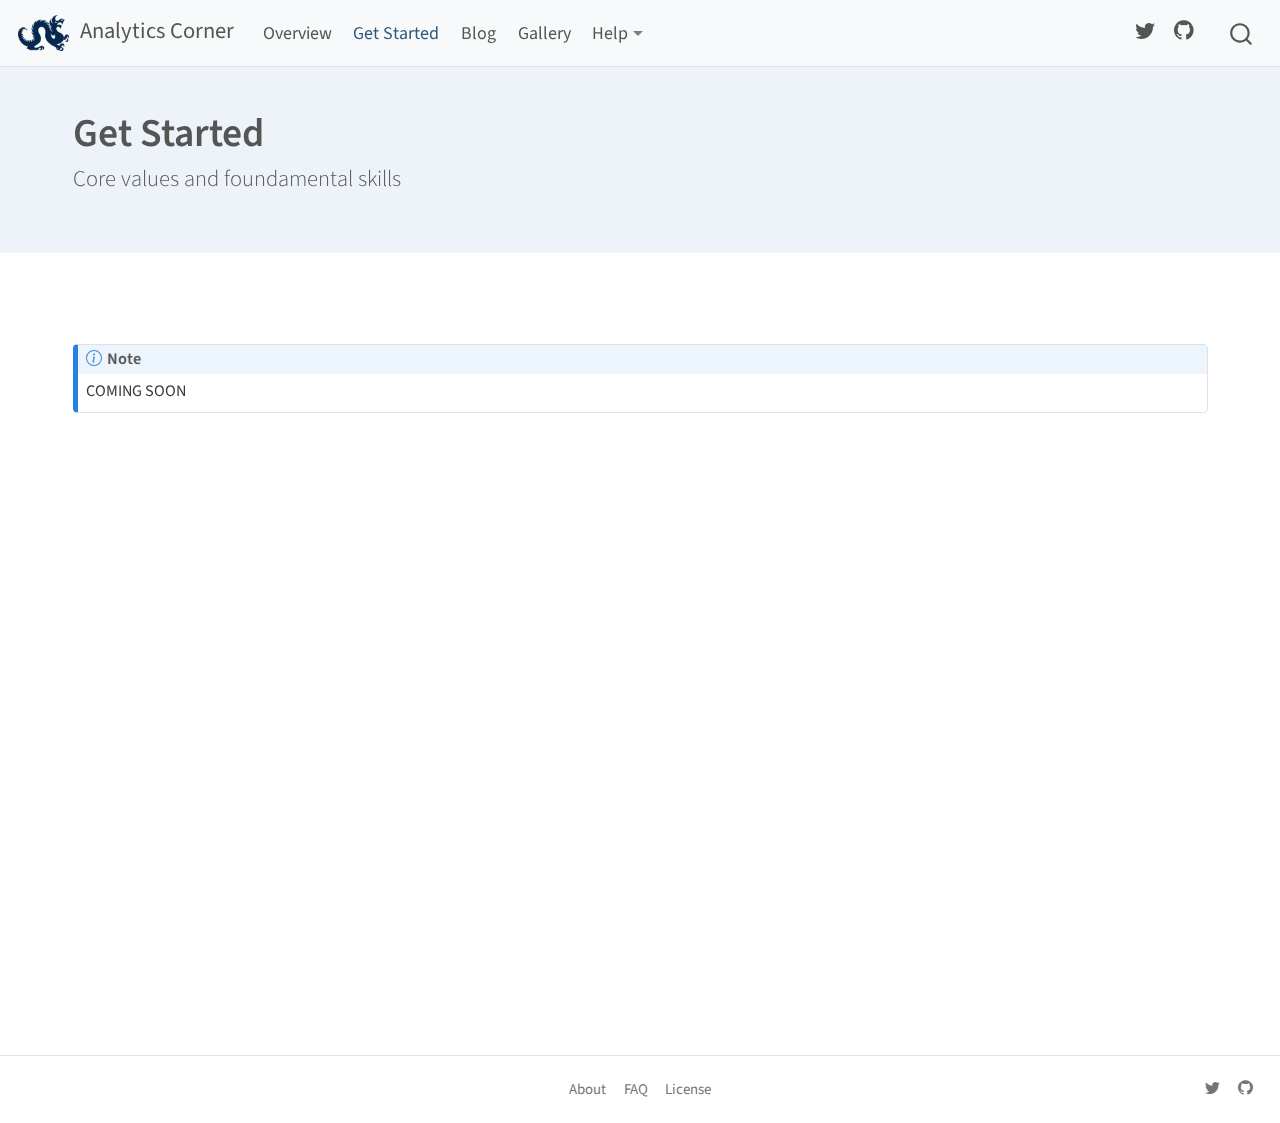
<file: website/docs/get-started/index.html>
<!DOCTYPE html>
<html xmlns="http://www.w3.org/1999/xhtml" lang="en" xml:lang="en"><head>

<meta charset="utf-8">
<meta name="generator" content="quarto-1.0.38">

<meta name="viewport" content="width=device-width, initial-scale=1.0, user-scalable=yes">


<title>Analytics Corner - Get Started</title>
<style>
code{white-space: pre-wrap;}
span.smallcaps{font-variant: small-caps;}
span.underline{text-decoration: underline;}
div.column{display: inline-block; vertical-align: top; width: 50%;}
div.hanging-indent{margin-left: 1.5em; text-indent: -1.5em;}
ul.task-list{list-style: none;}
</style>


<script src="../../site_libs/quarto-nav/quarto-nav.js"></script>
<script src="../../site_libs/quarto-nav/headroom.min.js"></script>
<script src="../../site_libs/clipboard/clipboard.min.js"></script>
<script src="../../site_libs/quarto-search/autocomplete.umd.js"></script>
<script src="../../site_libs/quarto-search/fuse.min.js"></script>
<script src="../../site_libs/quarto-search/quarto-search.js"></script>
<meta name="quarto:offset" content="../../">
<link href="../../favicon.png" rel="icon" type="image/png">
<script src="../../site_libs/quarto-html/quarto.js"></script>
<script src="../../site_libs/quarto-html/popper.min.js"></script>
<script src="../../site_libs/quarto-html/tippy.umd.min.js"></script>
<script src="../../site_libs/quarto-html/anchor.min.js"></script>
<link href="../../site_libs/quarto-html/tippy.css" rel="stylesheet">
<link href="../../site_libs/quarto-html/quarto-syntax-highlighting.css" rel="stylesheet" id="quarto-text-highlighting-styles">
<script src="../../site_libs/bootstrap/bootstrap.min.js"></script>
<link href="../../site_libs/bootstrap/bootstrap-icons.css" rel="stylesheet">
<link href="../../site_libs/bootstrap/bootstrap.min.css" rel="stylesheet" id="quarto-bootstrap" data-mode="light">
<script id="quarto-search-options" type="application/json">{
  "location": "navbar",
  "copy-button": false,
  "collapse-after": 3,
  "panel-placement": "end",
  "type": "overlay",
  "limit": 20,
  "language": {
    "search-no-results-text": "No results",
    "search-matching-documents-text": "matching documents",
    "search-copy-link-title": "Copy link to search",
    "search-hide-matches-text": "Hide additional matches",
    "search-more-match-text": "more match in this document",
    "search-more-matches-text": "more matches in this document",
    "search-clear-button-title": "Clear",
    "search-detached-cancel-button-title": "Cancel",
    "search-submit-button-title": "Submit"
  }
}</script>
<style>
    .quarto-title-block .quarto-title-banner {
      background: #EDF3F9;
    }
    </style>


<link rel="stylesheet" href="../../styles.css">
</head>

<body class="nav-fixed">

<div id="quarto-search-results"></div>
  <header id="quarto-header" class="headroom fixed-top">
    <nav class="navbar navbar-expand-lg navbar-dark ">
      <div class="navbar-container container-fluid">
      <a class="navbar-brand" href="../../index.html">
    <img src="../../uhc.png" alt="">
    <span class="navbar-title">Analytics Corner</span>
  </a>
          <button class="navbar-toggler" type="button" data-bs-toggle="collapse" data-bs-target="#navbarCollapse" aria-controls="navbarCollapse" aria-expanded="false" aria-label="Toggle navigation" onclick="if (window.quartoToggleHeadroom) { window.quartoToggleHeadroom(); }">
  <span class="navbar-toggler-icon"></span>
</button>
          <div class="collapse navbar-collapse" id="navbarCollapse">
            <ul class="navbar-nav navbar-nav-scroll me-auto">
  <li class="nav-item">
    <a class="nav-link" href="../../index.html">Overview</a>
  </li>  
  <li class="nav-item">
    <a class="nav-link active" href="../../docs/get-started/index.html" aria-current="page">Get Started</a>
  </li>  
  <li class="nav-item">
    <a class="nav-link" href="../../docs/blog/index.html">Blog</a>
  </li>  
  <li class="nav-item">
    <a class="nav-link" href="../../docs/gallery/index.html">Gallery</a>
  </li>  
  <li class="nav-item dropdown ">
    <a class="nav-link dropdown-toggle" href="#" id="nav-menu-help" role="button" data-bs-toggle="dropdown" aria-expanded="false">Help</a>
    <ul class="dropdown-menu" aria-labelledby="nav-menu-help">    
        <li>
    <a class="dropdown-item" href="https://github.com/Drexel-UHC/analytics-core/issues/new?assignees=&amp;labels=&amp;template=request.yml&amp;title=%5BRequest+title%5D%3A+"><i class="bi bi-patch-question" role="img">
</i> 
 <span class="dropdown-text">Submit an Issue</span></a>
  </li>  
        <li>
    <a class="dropdown-item" href="https://github.com/Drexel-UHC/analytics-core/discussions"><i class="bi bi-chat-right-text" role="img">
</i> 
 <span class="dropdown-text">View Discussions</span></a>
  </li>  
        <li>
    <a class="dropdown-item" href="../../docs/faq/index.html"><i class="bi bi-question-circle" role="img">
</i> 
 <span class="dropdown-text">FAQ</span></a>
  </li>  
    </ul>
  </li>
</ul>
            <ul class="navbar-nav navbar-nav-scroll ms-auto">
  <li class="nav-item compact">
    <a class="nav-link" href="https://twitter.com/drexeluhc"><i class="bi bi-twitter" role="img" aria-label="Quarto Twitter">
</i> 
 </a>
  </li>  
  <li class="nav-item compact">
    <a class="nav-link" href="https://github.com/Drexel-UHC/analytics-core"><i class="bi bi-github" role="img" aria-label="Quarto GitHub">
</i> 
 </a>
  </li>  
</ul>
              <div id="quarto-search" class="" title="Search"></div>
          </div> <!-- /navcollapse -->
      </div> <!-- /container-fluid -->
    </nav>
</header>
<!-- content -->
<header id="title-block-header" class="quarto-title-block default page-columns page-full">
  <div class="quarto-title-banner page-columns page-full">
    <div class="quarto-title column-page">
      <h1 class="title">Get Started</h1>
            <p class="subtitle lead">Core values and foundamental skills</p>
                      </div>
  </div>
    
  
  <div class="quarto-title-meta">

      
      
    </div>
    
  
  </header><div id="quarto-content" class="quarto-container page-columns page-rows-contents page-layout-full page-navbar">
<!-- sidebar -->
<!-- margin-sidebar -->
    <div id="quarto-margin-sidebar" class="sidebar margin-sidebar">
        
    </div>
<!-- main -->
<main class="content quarto-banner-title-block column-page" id="quarto-document-content">




<div class="callout-note callout callout-style-default callout-captioned">
<div class="callout-header d-flex align-content-center">
<div class="callout-icon-container">
<i class="callout-icon"></i>
</div>
<div class="callout-caption-container flex-fill">
Note
</div>
</div>
<div class="callout-body-container callout-body">
<p>COMING SOON</p>
</div>
</div>



</main> <!-- /main -->
<script id="quarto-html-after-body" type="application/javascript">
window.document.addEventListener("DOMContentLoaded", function (event) {
  const toggleBodyColorMode = (bsSheetEl) => {
    const mode = bsSheetEl.getAttribute("data-mode");
    const bodyEl = window.document.querySelector("body");
    if (mode === "dark") {
      bodyEl.classList.add("quarto-dark");
      bodyEl.classList.remove("quarto-light");
    } else {
      bodyEl.classList.add("quarto-light");
      bodyEl.classList.remove("quarto-dark");
    }
  }
  const toggleBodyColorPrimary = () => {
    const bsSheetEl = window.document.querySelector("link#quarto-bootstrap");
    if (bsSheetEl) {
      toggleBodyColorMode(bsSheetEl);
    }
  }
  toggleBodyColorPrimary();  
  const icon = "";
  const anchorJS = new window.AnchorJS();
  anchorJS.options = {
    placement: 'right',
    icon: icon
  };
  anchorJS.add('.anchored');
  const clipboard = new window.ClipboardJS('.code-copy-button', {
    target: function(trigger) {
      return trigger.previousElementSibling;
    }
  });
  clipboard.on('success', function(e) {
    // button target
    const button = e.trigger;
    // don't keep focus
    button.blur();
    // flash "checked"
    button.classList.add('code-copy-button-checked');
    var currentTitle = button.getAttribute("title");
    button.setAttribute("title", "Copied!");
    setTimeout(function() {
      button.setAttribute("title", currentTitle);
      button.classList.remove('code-copy-button-checked');
    }, 1000);
    // clear code selection
    e.clearSelection();
  });
  function tippyHover(el, contentFn) {
    const config = {
      allowHTML: true,
      content: contentFn,
      maxWidth: 500,
      delay: 100,
      arrow: false,
      appendTo: function(el) {
          return el.parentElement;
      },
      interactive: true,
      interactiveBorder: 10,
      theme: 'quarto',
      placement: 'bottom-start'
    };
    window.tippy(el, config); 
  }
  const noterefs = window.document.querySelectorAll('a[role="doc-noteref"]');
  for (var i=0; i<noterefs.length; i++) {
    const ref = noterefs[i];
    tippyHover(ref, function() {
      let href = ref.getAttribute('href');
      try { href = new URL(href).hash; } catch {}
      const id = href.replace(/^#\/?/, "");
      const note = window.document.getElementById(id);
      return note.innerHTML;
    });
  }
  var bibliorefs = window.document.querySelectorAll('a[role="doc-biblioref"]');
  for (var i=0; i<bibliorefs.length; i++) {
    const ref = bibliorefs[i];
    const cites = ref.parentNode.getAttribute('data-cites').split(' ');
    tippyHover(ref, function() {
      var popup = window.document.createElement('div');
      cites.forEach(function(cite) {
        var citeDiv = window.document.createElement('div');
        citeDiv.classList.add('hanging-indent');
        citeDiv.classList.add('csl-entry');
        var biblioDiv = window.document.getElementById('ref-' + cite);
        if (biblioDiv) {
          citeDiv.innerHTML = biblioDiv.innerHTML;
        }
        popup.appendChild(citeDiv);
      });
      return popup.innerHTML;
    });
  }
});
</script>
</div> <!-- /content -->
<footer class="footer">
  <div class="nav-footer">
      <div class="nav-footer-center">
        <ul class="footer-items list-unstyled">
    <li class="nav-item">
    <a class="nav-link" href="../../about.html">About</a>
  </li>  
    <li class="nav-item">
    <a class="nav-link" href="../../docs/faq/index.html">FAQ</a>
  </li>  
    <li class="nav-item">
    <a class="nav-link" href="../../license.html">License</a>
  </li>  
</ul>
      </div>
    <div class="nav-footer-right">
      <ul class="footer-items list-unstyled">
    <li class="nav-item compact">
    <a class="nav-link" href="https://twitter.com/drexeluhc">
      <i class="bi bi-twitter" role="img" aria-label="Quarto Twitter">
</i> 
    </a>
  </li>  
    <li class="nav-item compact">
    <a class="nav-link" href="https://github.com/Drexel-UHC/analytics-core">
      <i class="bi bi-github" role="img" aria-label="Quarto GitHub">
</i> 
    </a>
  </li>  
</ul>
    </div>
  </div>
</footer>



</body></html>
</file>
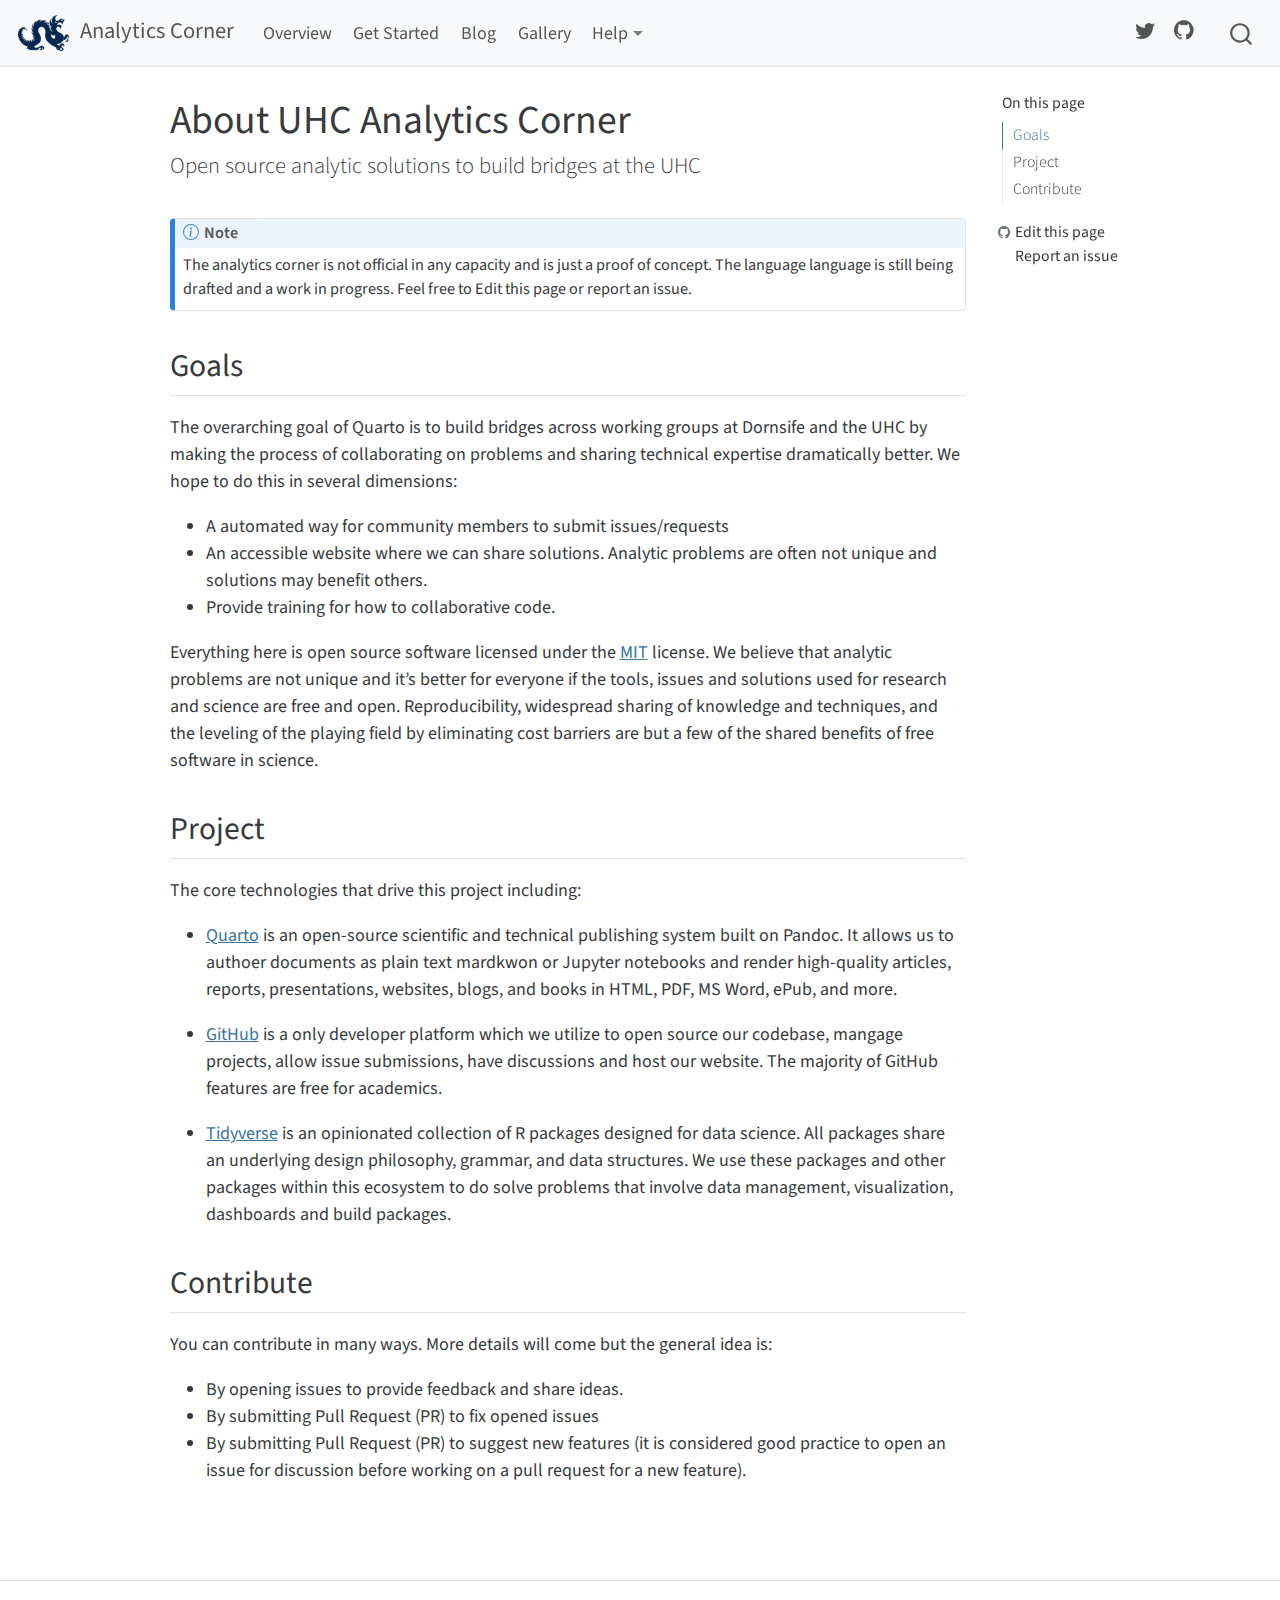
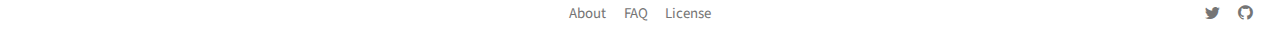
<file: website/about.html>
<!DOCTYPE html>
<html xmlns="http://www.w3.org/1999/xhtml" lang="en" xml:lang="en"><head>

<meta charset="utf-8">
<meta name="generator" content="quarto-1.0.38">

<meta name="viewport" content="width=device-width, initial-scale=1.0, user-scalable=yes">


<title>Analytics Corner - About UHC Analytics Corner</title>
<style>
code{white-space: pre-wrap;}
span.smallcaps{font-variant: small-caps;}
span.underline{text-decoration: underline;}
div.column{display: inline-block; vertical-align: top; width: 50%;}
div.hanging-indent{margin-left: 1.5em; text-indent: -1.5em;}
ul.task-list{list-style: none;}
</style>


<script src="site_libs/quarto-nav/quarto-nav.js"></script>
<script src="site_libs/quarto-nav/headroom.min.js"></script>
<script src="site_libs/clipboard/clipboard.min.js"></script>
<script src="site_libs/quarto-search/autocomplete.umd.js"></script>
<script src="site_libs/quarto-search/fuse.min.js"></script>
<script src="site_libs/quarto-search/quarto-search.js"></script>
<meta name="quarto:offset" content="./">
<link href="./favicon.png" rel="icon" type="image/png">
<script src="site_libs/quarto-html/quarto.js"></script>
<script src="site_libs/quarto-html/popper.min.js"></script>
<script src="site_libs/quarto-html/tippy.umd.min.js"></script>
<script src="site_libs/quarto-html/anchor.min.js"></script>
<link href="site_libs/quarto-html/tippy.css" rel="stylesheet">
<link href="site_libs/quarto-html/quarto-syntax-highlighting.css" rel="stylesheet" id="quarto-text-highlighting-styles">
<script src="site_libs/bootstrap/bootstrap.min.js"></script>
<link href="site_libs/bootstrap/bootstrap-icons.css" rel="stylesheet">
<link href="site_libs/bootstrap/bootstrap.min.css" rel="stylesheet" id="quarto-bootstrap" data-mode="light">
<script id="quarto-search-options" type="application/json">{
  "location": "navbar",
  "copy-button": false,
  "collapse-after": 3,
  "panel-placement": "end",
  "type": "overlay",
  "limit": 20,
  "language": {
    "search-no-results-text": "No results",
    "search-matching-documents-text": "matching documents",
    "search-copy-link-title": "Copy link to search",
    "search-hide-matches-text": "Hide additional matches",
    "search-more-match-text": "more match in this document",
    "search-more-matches-text": "more matches in this document",
    "search-clear-button-title": "Clear",
    "search-detached-cancel-button-title": "Cancel",
    "search-submit-button-title": "Submit"
  }
}</script>


<link rel="stylesheet" href="styles.css">
</head>

<body class="nav-fixed">

<div id="quarto-search-results"></div>
  <header id="quarto-header" class="headroom fixed-top">
    <nav class="navbar navbar-expand-lg navbar-dark ">
      <div class="navbar-container container-fluid">
      <a class="navbar-brand" href="./index.html">
    <img src="./uhc.png" alt="">
    <span class="navbar-title">Analytics Corner</span>
  </a>
          <button class="navbar-toggler" type="button" data-bs-toggle="collapse" data-bs-target="#navbarCollapse" aria-controls="navbarCollapse" aria-expanded="false" aria-label="Toggle navigation" onclick="if (window.quartoToggleHeadroom) { window.quartoToggleHeadroom(); }">
  <span class="navbar-toggler-icon"></span>
</button>
          <div class="collapse navbar-collapse" id="navbarCollapse">
            <ul class="navbar-nav navbar-nav-scroll me-auto">
  <li class="nav-item">
    <a class="nav-link" href="./index.html">Overview</a>
  </li>  
  <li class="nav-item">
    <a class="nav-link" href="./docs/get-started/index.html">Get Started</a>
  </li>  
  <li class="nav-item">
    <a class="nav-link" href="./docs/blog/index.html">Blog</a>
  </li>  
  <li class="nav-item">
    <a class="nav-link" href="./docs/gallery/index.html">Gallery</a>
  </li>  
  <li class="nav-item dropdown ">
    <a class="nav-link dropdown-toggle" href="#" id="nav-menu-help" role="button" data-bs-toggle="dropdown" aria-expanded="false">Help</a>
    <ul class="dropdown-menu" aria-labelledby="nav-menu-help">    
        <li>
    <a class="dropdown-item" href="https://github.com/Drexel-UHC/analytics-core/issues/new?assignees=&amp;labels=&amp;template=request.yml&amp;title=%5BRequest+title%5D%3A+"><i class="bi bi-patch-question" role="img">
</i> 
 <span class="dropdown-text">Submit an Issue</span></a>
  </li>  
        <li>
    <a class="dropdown-item" href="https://github.com/Drexel-UHC/analytics-core/discussions"><i class="bi bi-chat-right-text" role="img">
</i> 
 <span class="dropdown-text">View Discussions</span></a>
  </li>  
        <li>
    <a class="dropdown-item" href="./docs/faq/index.html"><i class="bi bi-question-circle" role="img">
</i> 
 <span class="dropdown-text">FAQ</span></a>
  </li>  
    </ul>
  </li>
</ul>
            <ul class="navbar-nav navbar-nav-scroll ms-auto">
  <li class="nav-item compact">
    <a class="nav-link" href="https://twitter.com/drexeluhc"><i class="bi bi-twitter" role="img" aria-label="Quarto Twitter">
</i> 
 </a>
  </li>  
  <li class="nav-item compact">
    <a class="nav-link" href="https://github.com/Drexel-UHC/analytics-core"><i class="bi bi-github" role="img" aria-label="Quarto GitHub">
</i> 
 </a>
  </li>  
</ul>
              <div id="quarto-search" class="" title="Search"></div>
          </div> <!-- /navcollapse -->
      </div> <!-- /container-fluid -->
    </nav>
</header>
<!-- content -->
<div id="quarto-content" class="quarto-container page-columns page-rows-contents page-layout-article page-navbar">
<!-- sidebar -->
<!-- margin-sidebar -->
    <div id="quarto-margin-sidebar" class="sidebar margin-sidebar">
        <nav id="TOC" role="doc-toc">
    <h2 id="toc-title">On this page</h2>
   
  <ul>
  <li><a href="#goals" id="toc-goals" class="nav-link active" data-scroll-target="#goals">Goals</a></li>
  <li><a href="#project" id="toc-project" class="nav-link" data-scroll-target="#project">Project</a></li>
  <li><a href="#contribute" id="toc-contribute" class="nav-link" data-scroll-target="#contribute">Contribute</a></li>
  </ul>
<div class="toc-actions"><div><i class="bi bi-github"></i></div><div class="action-links"><p><a href="https://github.com/Drexel-UHC/analytics-corner/edit/main/about.qmd" class="toc-action">Edit this page</a></p><p><a href="https://github.com/Drexel-UHC/analytics-corner/issues/new" class="toc-action">Report an issue</a></p></div></div></nav>
    </div>
<!-- main -->
<main class="content" id="quarto-document-content">

<header id="title-block-header" class="quarto-title-block default">
<div class="quarto-title">
<h1 class="title">About UHC Analytics Corner</h1>
<p class="subtitle lead">Open source analytic solutions to build bridges at the UHC</p>
</div>



<div class="quarto-title-meta">

    
    
  </div>
  

</header>

<div class="callout-note callout callout-style-default callout-captioned">
<div class="callout-header d-flex align-content-center">
<div class="callout-icon-container">
<i class="callout-icon"></i>
</div>
<div class="callout-caption-container flex-fill">
Note
</div>
</div>
<div class="callout-body-container callout-body">
<p>The analytics corner is not official in any capacity and is just a proof of concept. The language language is still being drafted and a work in progress. Feel free to Edit this page or report an issue.</p>
</div>
</div>
<section id="goals" class="level2">
<h2 class="anchored" data-anchor-id="goals">Goals</h2>
<p>The overarching goal of Quarto is to build bridges across working groups at Dornsife and the UHC by making the process of collaborating on problems and sharing technical expertise dramatically better. We hope to do this in several dimensions:</p>
<ul>
<li>A automated way for community members to submit issues/requests</li>
<li>An accessible website where we can share solutions. Analytic problems are often not unique and solutions may benefit others.</li>
<li>Provide training for how to collaborative code.</li>
</ul>
<p>Everything here is open source software licensed under the <a href="./license.html">MIT</a> license. We believe that analytic problems are not unique and it’s better for everyone if the tools, issues and solutions used for research and science are free and open. Reproducibility, widespread sharing of knowledge and techniques, and the leveling of the playing field by eliminating cost barriers are but a few of the shared benefits of free software in science.</p>
</section>
<section id="project" class="level2">
<h2 class="anchored" data-anchor-id="project">Project</h2>
<p>The core technologies that drive this project including:</p>
<ul>
<li><p><a href="https://quarto.org/">Quarto</a> is an open-source scientific and technical publishing system built on Pandoc. It allows us to authoer documents as plain text mardkwon or Jupyter notebooks and render high-quality articles, reports, presentations, websites, blogs, and books in HTML, PDF, MS Word, ePub, and more.</p></li>
<li><p><a href="https://github.com/">GitHub</a> is a only developer platform which we utilize to open source our codebase, mangage projects, allow issue submissions, have discussions and host our website. The majority of GitHub features are free for academics.</p></li>
<li><p><a href="https://tidyverse.tidyverse.org/">Tidyverse</a> is an opinionated collection of R packages designed for data science. All packages share an underlying design philosophy, grammar, and data structures. We use these packages and other packages within this ecosystem to do solve problems that involve data management, visualization, dashboards and build packages.</p></li>
</ul>
</section>
<section id="contribute" class="level2">
<h2 class="anchored" data-anchor-id="contribute">Contribute</h2>
<p>You can contribute in many ways. More details will come but the general idea is:</p>
<ul>
<li>By opening issues to provide feedback and share ideas.</li>
<li>By submitting Pull Request (PR) to fix opened issues</li>
<li>By submitting Pull Request (PR) to suggest new features (it is considered good practice to open an issue for discussion before working on a pull request for a new feature).</li>
</ul>


</section>

</main> <!-- /main -->
<script id="quarto-html-after-body" type="application/javascript">
window.document.addEventListener("DOMContentLoaded", function (event) {
  const toggleBodyColorMode = (bsSheetEl) => {
    const mode = bsSheetEl.getAttribute("data-mode");
    const bodyEl = window.document.querySelector("body");
    if (mode === "dark") {
      bodyEl.classList.add("quarto-dark");
      bodyEl.classList.remove("quarto-light");
    } else {
      bodyEl.classList.add("quarto-light");
      bodyEl.classList.remove("quarto-dark");
    }
  }
  const toggleBodyColorPrimary = () => {
    const bsSheetEl = window.document.querySelector("link#quarto-bootstrap");
    if (bsSheetEl) {
      toggleBodyColorMode(bsSheetEl);
    }
  }
  toggleBodyColorPrimary();  
  const icon = "";
  const anchorJS = new window.AnchorJS();
  anchorJS.options = {
    placement: 'right',
    icon: icon
  };
  anchorJS.add('.anchored');
  const clipboard = new window.ClipboardJS('.code-copy-button', {
    target: function(trigger) {
      return trigger.previousElementSibling;
    }
  });
  clipboard.on('success', function(e) {
    // button target
    const button = e.trigger;
    // don't keep focus
    button.blur();
    // flash "checked"
    button.classList.add('code-copy-button-checked');
    var currentTitle = button.getAttribute("title");
    button.setAttribute("title", "Copied!");
    setTimeout(function() {
      button.setAttribute("title", currentTitle);
      button.classList.remove('code-copy-button-checked');
    }, 1000);
    // clear code selection
    e.clearSelection();
  });
  function tippyHover(el, contentFn) {
    const config = {
      allowHTML: true,
      content: contentFn,
      maxWidth: 500,
      delay: 100,
      arrow: false,
      appendTo: function(el) {
          return el.parentElement;
      },
      interactive: true,
      interactiveBorder: 10,
      theme: 'quarto',
      placement: 'bottom-start'
    };
    window.tippy(el, config); 
  }
  const noterefs = window.document.querySelectorAll('a[role="doc-noteref"]');
  for (var i=0; i<noterefs.length; i++) {
    const ref = noterefs[i];
    tippyHover(ref, function() {
      let href = ref.getAttribute('href');
      try { href = new URL(href).hash; } catch {}
      const id = href.replace(/^#\/?/, "");
      const note = window.document.getElementById(id);
      return note.innerHTML;
    });
  }
  var bibliorefs = window.document.querySelectorAll('a[role="doc-biblioref"]');
  for (var i=0; i<bibliorefs.length; i++) {
    const ref = bibliorefs[i];
    const cites = ref.parentNode.getAttribute('data-cites').split(' ');
    tippyHover(ref, function() {
      var popup = window.document.createElement('div');
      cites.forEach(function(cite) {
        var citeDiv = window.document.createElement('div');
        citeDiv.classList.add('hanging-indent');
        citeDiv.classList.add('csl-entry');
        var biblioDiv = window.document.getElementById('ref-' + cite);
        if (biblioDiv) {
          citeDiv.innerHTML = biblioDiv.innerHTML;
        }
        popup.appendChild(citeDiv);
      });
      return popup.innerHTML;
    });
  }
});
</script>
</div> <!-- /content -->
<footer class="footer">
  <div class="nav-footer">
      <div class="nav-footer-center">
        <ul class="footer-items list-unstyled">
    <li class="nav-item">
    <a class="nav-link active" href="./about.html" aria-current="page">About</a>
  </li>  
    <li class="nav-item">
    <a class="nav-link" href="./docs/faq/index.html">FAQ</a>
  </li>  
    <li class="nav-item">
    <a class="nav-link" href="./license.html">License</a>
  </li>  
</ul>
      </div>
    <div class="nav-footer-right">
      <ul class="footer-items list-unstyled">
    <li class="nav-item compact">
    <a class="nav-link" href="https://twitter.com/drexeluhc">
      <i class="bi bi-twitter" role="img" aria-label="Quarto Twitter">
</i> 
    </a>
  </li>  
    <li class="nav-item compact">
    <a class="nav-link" href="https://github.com/Drexel-UHC/analytics-core">
      <i class="bi bi-github" role="img" aria-label="Quarto GitHub">
</i> 
    </a>
  </li>  
</ul>
    </div>
  </div>
</footer>



</body></html>
</file>
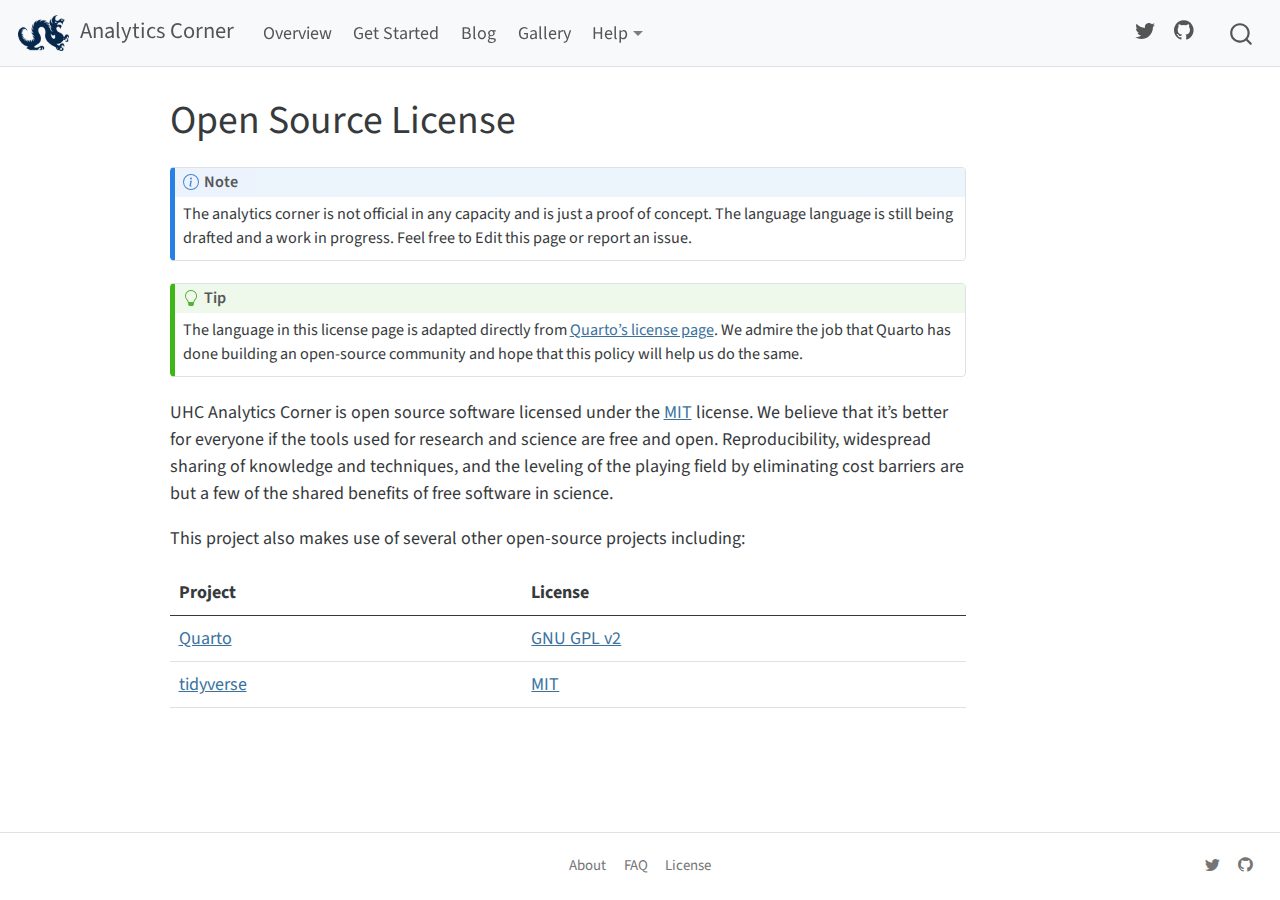
<file: website/license.html>
<!DOCTYPE html>
<html xmlns="http://www.w3.org/1999/xhtml" lang="en" xml:lang="en"><head>

<meta charset="utf-8">
<meta name="generator" content="quarto-1.0.38">

<meta name="viewport" content="width=device-width, initial-scale=1.0, user-scalable=yes">


<title>Analytics Corner - Open Source License</title>
<style>
code{white-space: pre-wrap;}
span.smallcaps{font-variant: small-caps;}
span.underline{text-decoration: underline;}
div.column{display: inline-block; vertical-align: top; width: 50%;}
div.hanging-indent{margin-left: 1.5em; text-indent: -1.5em;}
ul.task-list{list-style: none;}
</style>


<script src="site_libs/quarto-nav/quarto-nav.js"></script>
<script src="site_libs/quarto-nav/headroom.min.js"></script>
<script src="site_libs/clipboard/clipboard.min.js"></script>
<script src="site_libs/quarto-search/autocomplete.umd.js"></script>
<script src="site_libs/quarto-search/fuse.min.js"></script>
<script src="site_libs/quarto-search/quarto-search.js"></script>
<meta name="quarto:offset" content="./">
<link href="./favicon.png" rel="icon" type="image/png">
<script src="site_libs/quarto-html/quarto.js"></script>
<script src="site_libs/quarto-html/popper.min.js"></script>
<script src="site_libs/quarto-html/tippy.umd.min.js"></script>
<script src="site_libs/quarto-html/anchor.min.js"></script>
<link href="site_libs/quarto-html/tippy.css" rel="stylesheet">
<link href="site_libs/quarto-html/quarto-syntax-highlighting.css" rel="stylesheet" id="quarto-text-highlighting-styles">
<script src="site_libs/bootstrap/bootstrap.min.js"></script>
<link href="site_libs/bootstrap/bootstrap-icons.css" rel="stylesheet">
<link href="site_libs/bootstrap/bootstrap.min.css" rel="stylesheet" id="quarto-bootstrap" data-mode="light">
<script id="quarto-search-options" type="application/json">{
  "location": "navbar",
  "copy-button": false,
  "collapse-after": 3,
  "panel-placement": "end",
  "type": "overlay",
  "limit": 20,
  "language": {
    "search-no-results-text": "No results",
    "search-matching-documents-text": "matching documents",
    "search-copy-link-title": "Copy link to search",
    "search-hide-matches-text": "Hide additional matches",
    "search-more-match-text": "more match in this document",
    "search-more-matches-text": "more matches in this document",
    "search-clear-button-title": "Clear",
    "search-detached-cancel-button-title": "Cancel",
    "search-submit-button-title": "Submit"
  }
}</script>


<link rel="stylesheet" href="styles.css">
</head>

<body class="nav-fixed">

<div id="quarto-search-results"></div>
  <header id="quarto-header" class="headroom fixed-top">
    <nav class="navbar navbar-expand-lg navbar-dark ">
      <div class="navbar-container container-fluid">
      <a class="navbar-brand" href="./index.html">
    <img src="./uhc.png" alt="">
    <span class="navbar-title">Analytics Corner</span>
  </a>
          <button class="navbar-toggler" type="button" data-bs-toggle="collapse" data-bs-target="#navbarCollapse" aria-controls="navbarCollapse" aria-expanded="false" aria-label="Toggle navigation" onclick="if (window.quartoToggleHeadroom) { window.quartoToggleHeadroom(); }">
  <span class="navbar-toggler-icon"></span>
</button>
          <div class="collapse navbar-collapse" id="navbarCollapse">
            <ul class="navbar-nav navbar-nav-scroll me-auto">
  <li class="nav-item">
    <a class="nav-link" href="./index.html">Overview</a>
  </li>  
  <li class="nav-item">
    <a class="nav-link" href="./docs/get-started/index.html">Get Started</a>
  </li>  
  <li class="nav-item">
    <a class="nav-link" href="./docs/blog/index.html">Blog</a>
  </li>  
  <li class="nav-item">
    <a class="nav-link" href="./docs/gallery/index.html">Gallery</a>
  </li>  
  <li class="nav-item dropdown ">
    <a class="nav-link dropdown-toggle" href="#" id="nav-menu-help" role="button" data-bs-toggle="dropdown" aria-expanded="false">Help</a>
    <ul class="dropdown-menu" aria-labelledby="nav-menu-help">    
        <li>
    <a class="dropdown-item" href="https://github.com/Drexel-UHC/analytics-core/issues/new?assignees=&amp;labels=&amp;template=request.yml&amp;title=%5BRequest+title%5D%3A+"><i class="bi bi-patch-question" role="img">
</i> 
 <span class="dropdown-text">Submit an Issue</span></a>
  </li>  
        <li>
    <a class="dropdown-item" href="https://github.com/Drexel-UHC/analytics-core/discussions"><i class="bi bi-chat-right-text" role="img">
</i> 
 <span class="dropdown-text">View Discussions</span></a>
  </li>  
        <li>
    <a class="dropdown-item" href="./docs/faq/index.html"><i class="bi bi-question-circle" role="img">
</i> 
 <span class="dropdown-text">FAQ</span></a>
  </li>  
    </ul>
  </li>
</ul>
            <ul class="navbar-nav navbar-nav-scroll ms-auto">
  <li class="nav-item compact">
    <a class="nav-link" href="https://twitter.com/drexeluhc"><i class="bi bi-twitter" role="img" aria-label="Quarto Twitter">
</i> 
 </a>
  </li>  
  <li class="nav-item compact">
    <a class="nav-link" href="https://github.com/Drexel-UHC/analytics-core"><i class="bi bi-github" role="img" aria-label="Quarto GitHub">
</i> 
 </a>
  </li>  
</ul>
              <div id="quarto-search" class="" title="Search"></div>
          </div> <!-- /navcollapse -->
      </div> <!-- /container-fluid -->
    </nav>
</header>
<!-- content -->
<div id="quarto-content" class="quarto-container page-columns page-rows-contents page-layout-article page-navbar">
<!-- sidebar -->
<!-- margin-sidebar -->
    <div id="quarto-margin-sidebar" class="sidebar margin-sidebar">
        
    </div>
<!-- main -->
<main class="content" id="quarto-document-content">

<header id="title-block-header" class="quarto-title-block default">
<div class="quarto-title">
<h1 class="title">Open Source License</h1>
</div>



<div class="quarto-title-meta">

    
    
  </div>
  

</header>

<div class="callout-note callout callout-style-default callout-captioned">
<div class="callout-header d-flex align-content-center">
<div class="callout-icon-container">
<i class="callout-icon"></i>
</div>
<div class="callout-caption-container flex-fill">
Note
</div>
</div>
<div class="callout-body-container callout-body">
<p>The analytics corner is not official in any capacity and is just a proof of concept. The language language is still being drafted and a work in progress. Feel free to Edit this page or report an issue.</p>
</div>
</div>
<div class="callout-tip callout callout-style-default callout-captioned">
<div class="callout-header d-flex align-content-center">
<div class="callout-icon-container">
<i class="callout-icon"></i>
</div>
<div class="callout-caption-container flex-fill">
Tip
</div>
</div>
<div class="callout-body-container callout-body">
<p>The language in this license page is adapted directly from <a href="https://quarto.org/license.html">Quarto’s license page</a>. We admire the job that Quarto has done building an open-source community and hope that this policy will help us do the same.</p>
</div>
</div>
<p>UHC Analytics Corner is open source software licensed under the <a href="https://opensource.org/licenses/MIT">MIT</a> license. We believe that it’s better for everyone if the tools used for research and science are free and open. Reproducibility, widespread sharing of knowledge and techniques, and the leveling of the playing field by eliminating cost barriers are but a few of the shared benefits of free software in science.</p>
<p>This project also makes use of several other open-source projects including:</p>
<table class="table">
<thead>
<tr class="header">
<th>Project</th>
<th>License</th>
</tr>
</thead>
<tbody>
<tr class="odd">
<td><a href="https://quarto.org/">Quarto</a></td>
<td><a href="https://quarto.org/license.html">GNU GPL v2</a></td>
</tr>
<tr class="even">
<td><a href="https://tidyverse.tidyverse.org/">tidyverse</a></td>
<td><a href="https://cran.r-project.org/web/packages/tidyverse/index.html">MIT</a></td>
</tr>
</tbody>
</table>



</main> <!-- /main -->
<script id="quarto-html-after-body" type="application/javascript">
window.document.addEventListener("DOMContentLoaded", function (event) {
  const toggleBodyColorMode = (bsSheetEl) => {
    const mode = bsSheetEl.getAttribute("data-mode");
    const bodyEl = window.document.querySelector("body");
    if (mode === "dark") {
      bodyEl.classList.add("quarto-dark");
      bodyEl.classList.remove("quarto-light");
    } else {
      bodyEl.classList.add("quarto-light");
      bodyEl.classList.remove("quarto-dark");
    }
  }
  const toggleBodyColorPrimary = () => {
    const bsSheetEl = window.document.querySelector("link#quarto-bootstrap");
    if (bsSheetEl) {
      toggleBodyColorMode(bsSheetEl);
    }
  }
  toggleBodyColorPrimary();  
  const icon = "";
  const anchorJS = new window.AnchorJS();
  anchorJS.options = {
    placement: 'right',
    icon: icon
  };
  anchorJS.add('.anchored');
  const clipboard = new window.ClipboardJS('.code-copy-button', {
    target: function(trigger) {
      return trigger.previousElementSibling;
    }
  });
  clipboard.on('success', function(e) {
    // button target
    const button = e.trigger;
    // don't keep focus
    button.blur();
    // flash "checked"
    button.classList.add('code-copy-button-checked');
    var currentTitle = button.getAttribute("title");
    button.setAttribute("title", "Copied!");
    setTimeout(function() {
      button.setAttribute("title", currentTitle);
      button.classList.remove('code-copy-button-checked');
    }, 1000);
    // clear code selection
    e.clearSelection();
  });
  function tippyHover(el, contentFn) {
    const config = {
      allowHTML: true,
      content: contentFn,
      maxWidth: 500,
      delay: 100,
      arrow: false,
      appendTo: function(el) {
          return el.parentElement;
      },
      interactive: true,
      interactiveBorder: 10,
      theme: 'quarto',
      placement: 'bottom-start'
    };
    window.tippy(el, config); 
  }
  const noterefs = window.document.querySelectorAll('a[role="doc-noteref"]');
  for (var i=0; i<noterefs.length; i++) {
    const ref = noterefs[i];
    tippyHover(ref, function() {
      let href = ref.getAttribute('href');
      try { href = new URL(href).hash; } catch {}
      const id = href.replace(/^#\/?/, "");
      const note = window.document.getElementById(id);
      return note.innerHTML;
    });
  }
  var bibliorefs = window.document.querySelectorAll('a[role="doc-biblioref"]');
  for (var i=0; i<bibliorefs.length; i++) {
    const ref = bibliorefs[i];
    const cites = ref.parentNode.getAttribute('data-cites').split(' ');
    tippyHover(ref, function() {
      var popup = window.document.createElement('div');
      cites.forEach(function(cite) {
        var citeDiv = window.document.createElement('div');
        citeDiv.classList.add('hanging-indent');
        citeDiv.classList.add('csl-entry');
        var biblioDiv = window.document.getElementById('ref-' + cite);
        if (biblioDiv) {
          citeDiv.innerHTML = biblioDiv.innerHTML;
        }
        popup.appendChild(citeDiv);
      });
      return popup.innerHTML;
    });
  }
});
</script>
</div> <!-- /content -->
<footer class="footer">
  <div class="nav-footer">
      <div class="nav-footer-center">
        <ul class="footer-items list-unstyled">
    <li class="nav-item">
    <a class="nav-link" href="./about.html">About</a>
  </li>  
    <li class="nav-item">
    <a class="nav-link" href="./docs/faq/index.html">FAQ</a>
  </li>  
    <li class="nav-item">
    <a class="nav-link active" href="./license.html" aria-current="page">License</a>
  </li>  
</ul>
      </div>
    <div class="nav-footer-right">
      <ul class="footer-items list-unstyled">
    <li class="nav-item compact">
    <a class="nav-link" href="https://twitter.com/drexeluhc">
      <i class="bi bi-twitter" role="img" aria-label="Quarto Twitter">
</i> 
    </a>
  </li>  
    <li class="nav-item compact">
    <a class="nav-link" href="https://github.com/Drexel-UHC/analytics-core">
      <i class="bi bi-github" role="img" aria-label="Quarto GitHub">
</i> 
    </a>
  </li>  
</ul>
    </div>
  </div>
</footer>



</body></html>
</file>
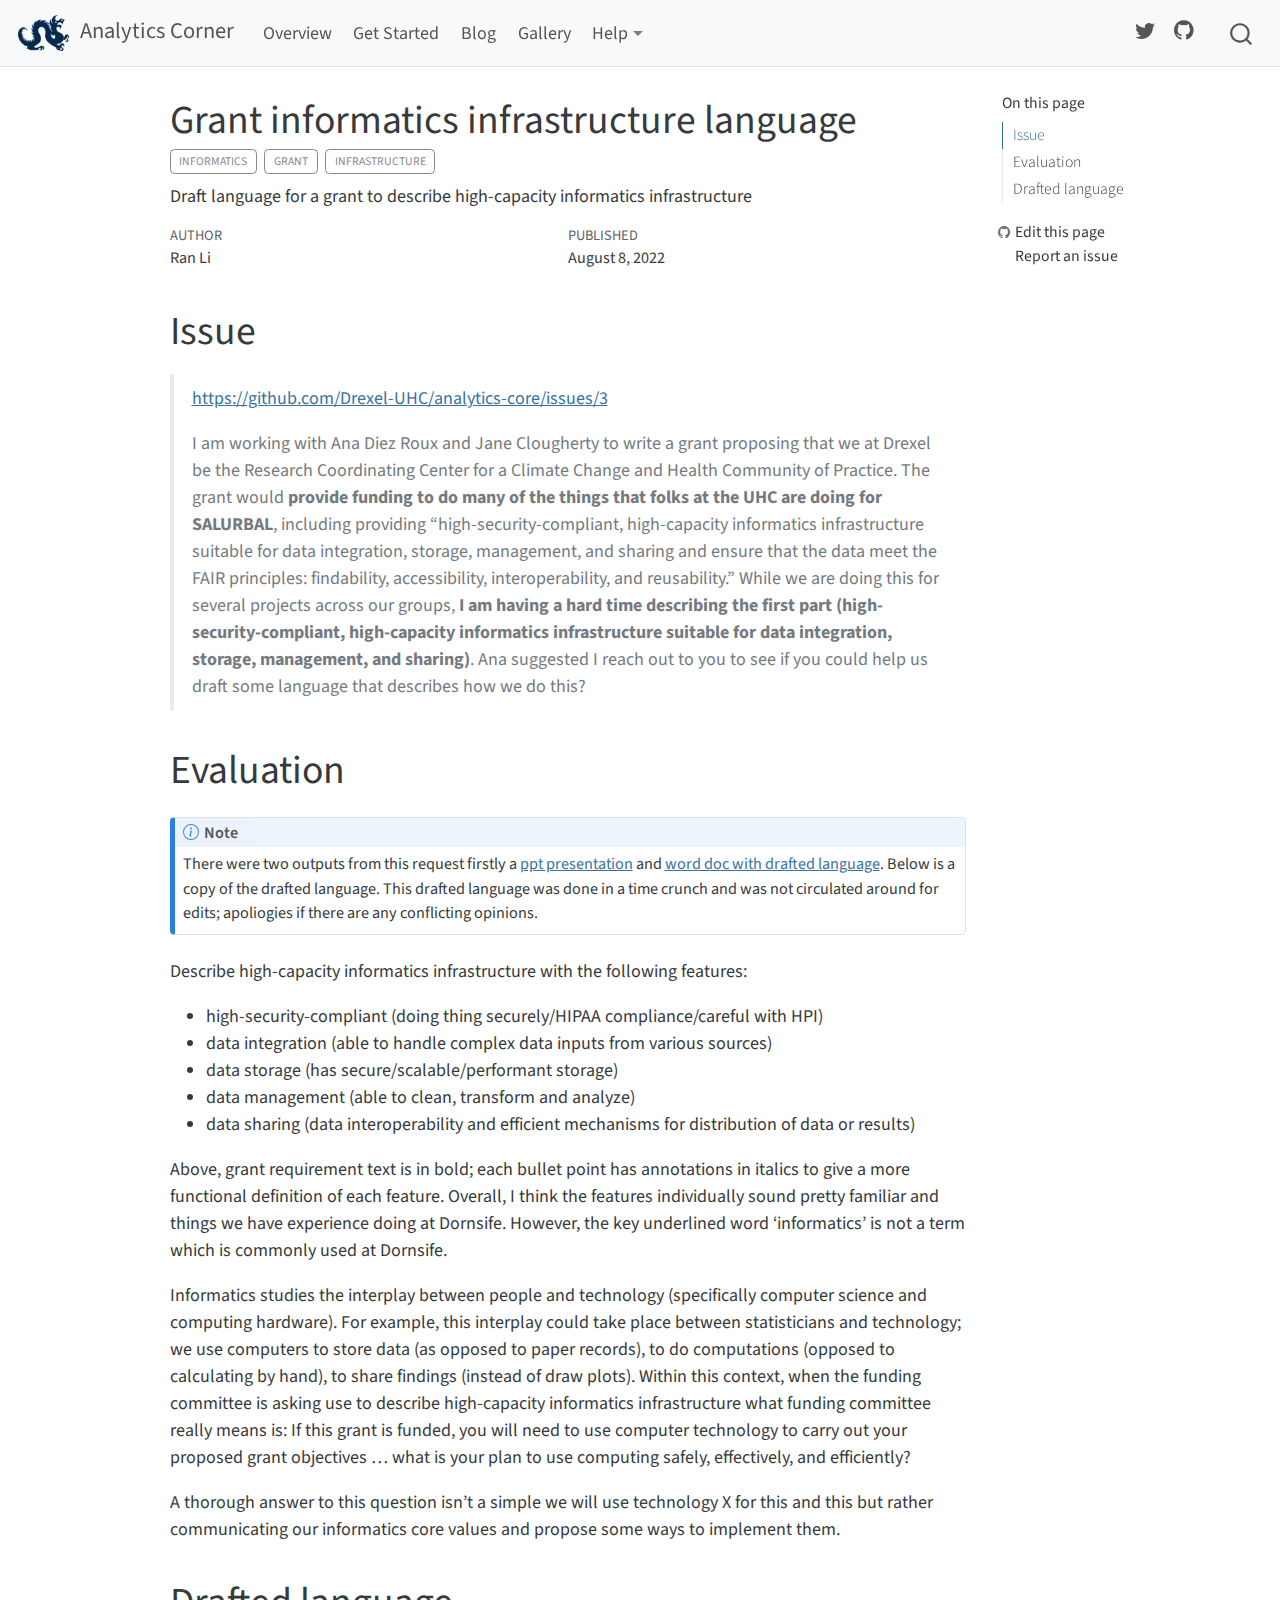
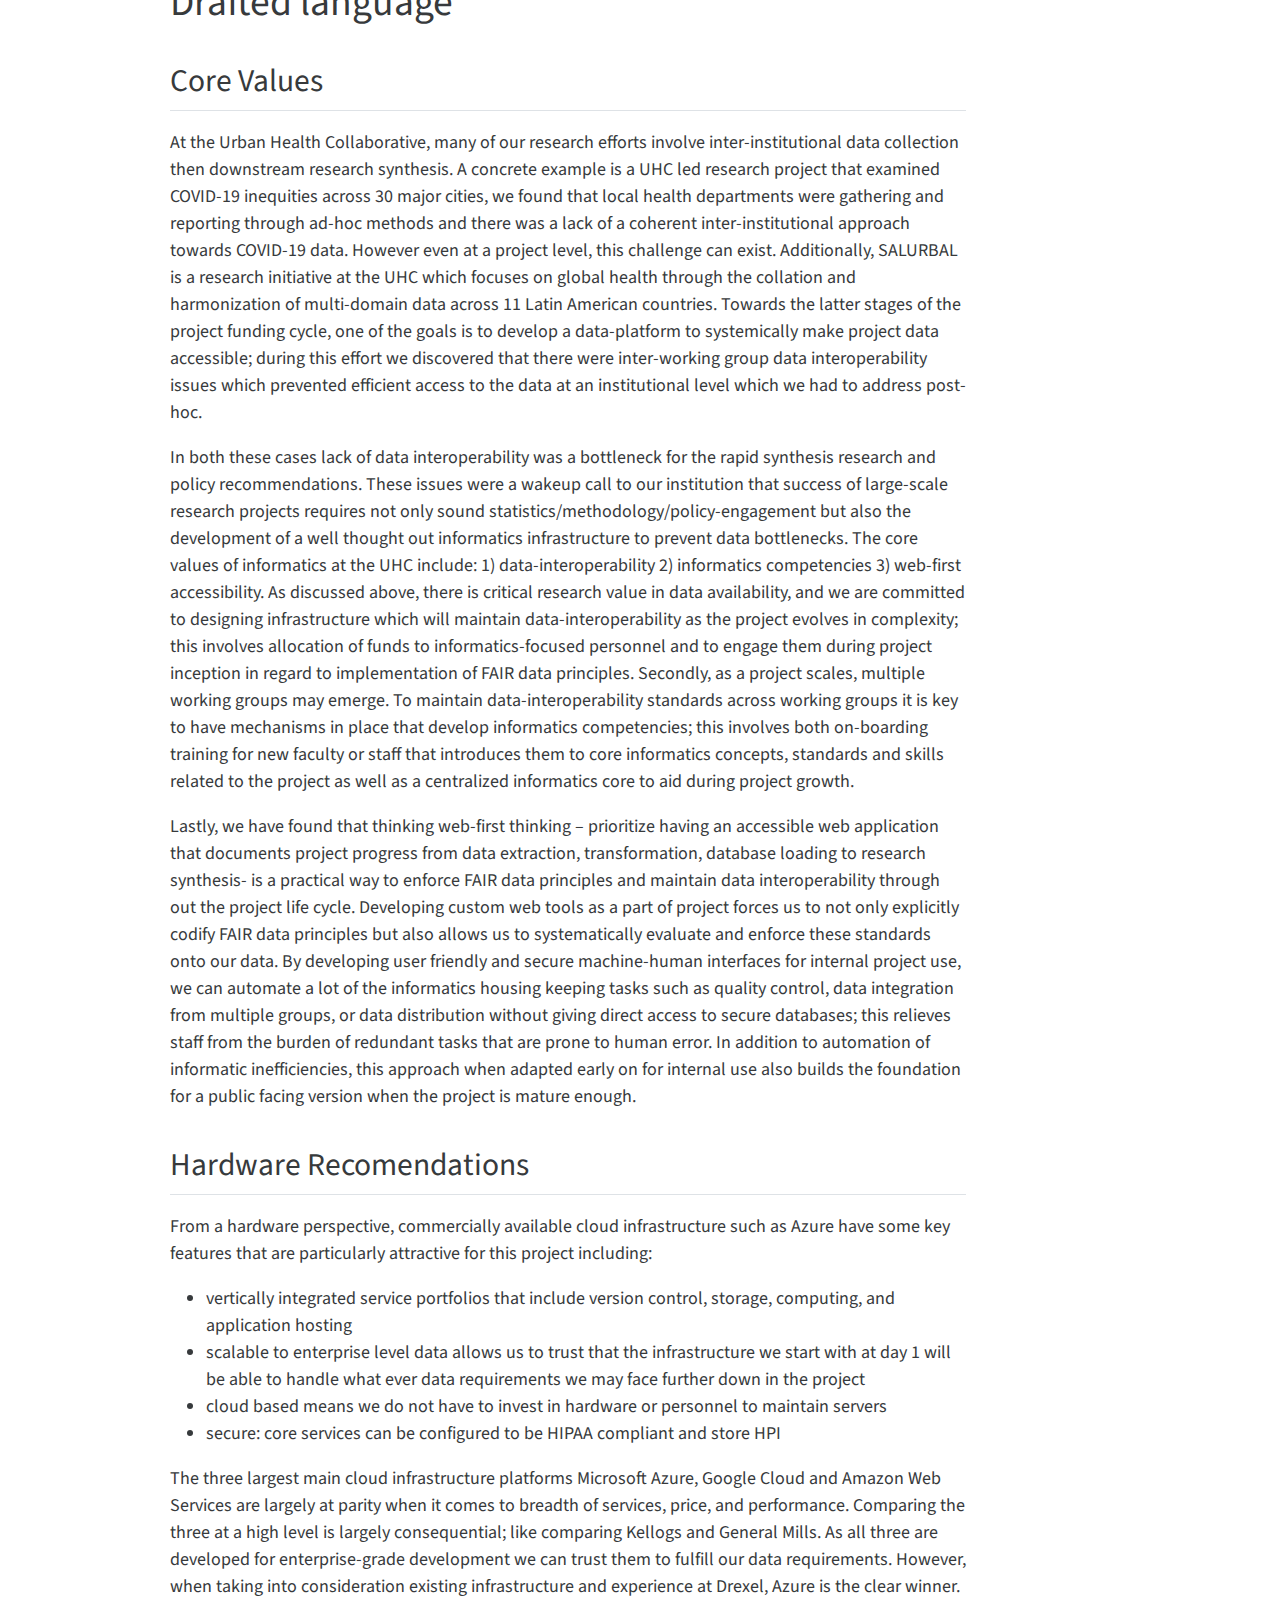
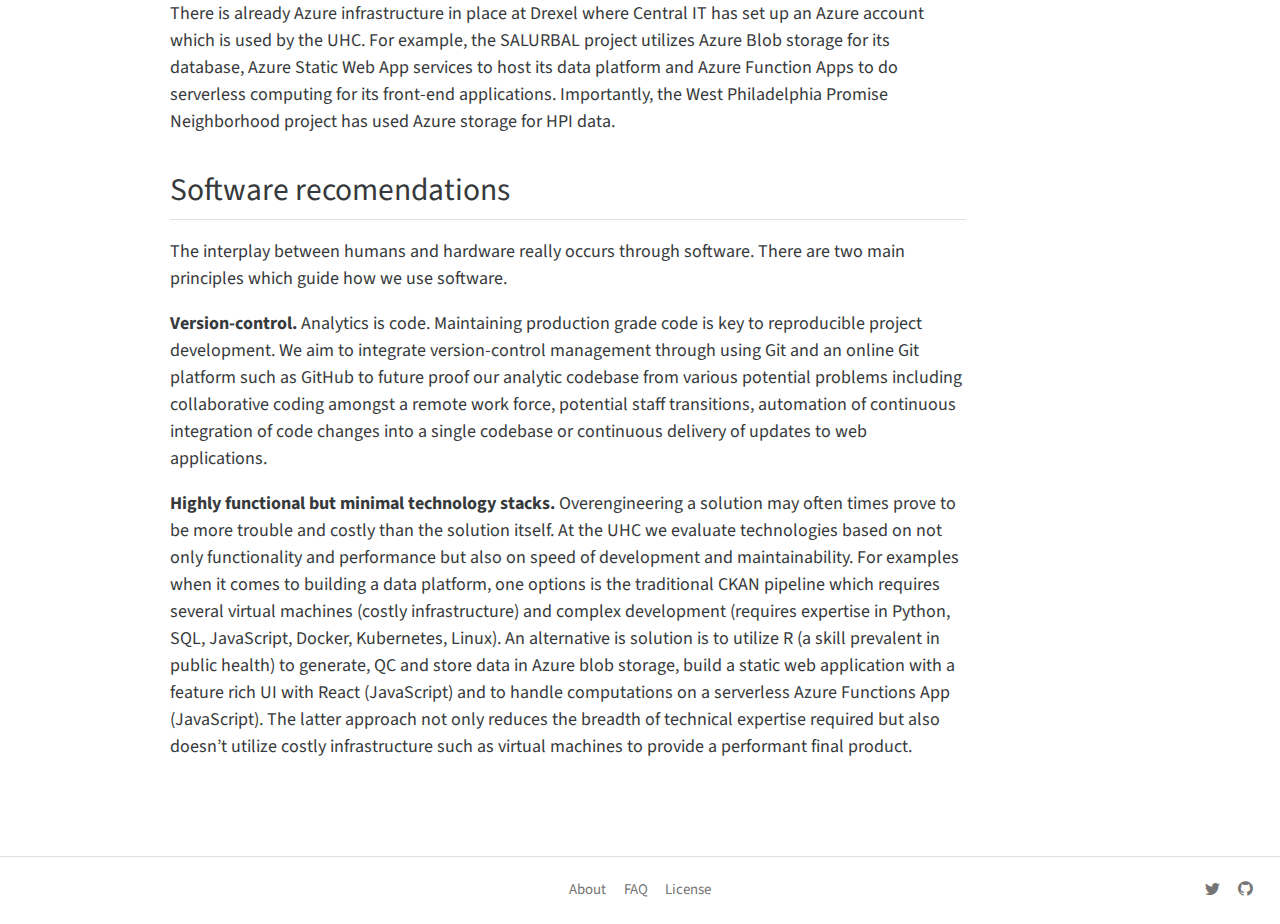
<file: website/docs/blog/issues/3 - Help with grant informatics infrastructure language/quarto.html>
<!DOCTYPE html>
<html xmlns="http://www.w3.org/1999/xhtml" lang="en" xml:lang="en"><head>

<meta charset="utf-8">
<meta name="generator" content="quarto-1.0.38">

<meta name="viewport" content="width=device-width, initial-scale=1.0, user-scalable=yes">

<meta name="author" content="Ran Li">
<meta name="dcterms.date" content="2022-08-08">
<meta name="description" content="Draft language for a grant to describe high-capacity informatics infrastructure">

<title>Analytics Corner - Grant informatics infrastructure language</title>
<style>
code{white-space: pre-wrap;}
span.smallcaps{font-variant: small-caps;}
span.underline{text-decoration: underline;}
div.column{display: inline-block; vertical-align: top; width: 50%;}
div.hanging-indent{margin-left: 1.5em; text-indent: -1.5em;}
ul.task-list{list-style: none;}
</style>


<script src="../../../../site_libs/quarto-nav/quarto-nav.js"></script>
<script src="../../../../site_libs/quarto-nav/headroom.min.js"></script>
<script src="../../../../site_libs/clipboard/clipboard.min.js"></script>
<script src="../../../../site_libs/quarto-search/autocomplete.umd.js"></script>
<script src="../../../../site_libs/quarto-search/fuse.min.js"></script>
<script src="../../../../site_libs/quarto-search/quarto-search.js"></script>
<meta name="quarto:offset" content="../../../../">
<link href="../../../../favicon.png" rel="icon" type="image/png">
<script src="../../../../site_libs/quarto-html/quarto.js"></script>
<script src="../../../../site_libs/quarto-html/popper.min.js"></script>
<script src="../../../../site_libs/quarto-html/tippy.umd.min.js"></script>
<script src="../../../../site_libs/quarto-html/anchor.min.js"></script>
<link href="../../../../site_libs/quarto-html/tippy.css" rel="stylesheet">
<link href="../../../../site_libs/quarto-html/quarto-syntax-highlighting.css" rel="stylesheet" id="quarto-text-highlighting-styles">
<script src="../../../../site_libs/bootstrap/bootstrap.min.js"></script>
<link href="../../../../site_libs/bootstrap/bootstrap-icons.css" rel="stylesheet">
<link href="../../../../site_libs/bootstrap/bootstrap.min.css" rel="stylesheet" id="quarto-bootstrap" data-mode="light">
<script id="quarto-search-options" type="application/json">{
  "location": "navbar",
  "copy-button": false,
  "collapse-after": 3,
  "panel-placement": "end",
  "type": "overlay",
  "limit": 20,
  "language": {
    "search-no-results-text": "No results",
    "search-matching-documents-text": "matching documents",
    "search-copy-link-title": "Copy link to search",
    "search-hide-matches-text": "Hide additional matches",
    "search-more-match-text": "more match in this document",
    "search-more-matches-text": "more matches in this document",
    "search-clear-button-title": "Clear",
    "search-detached-cancel-button-title": "Cancel",
    "search-submit-button-title": "Submit"
  }
}</script>


<link rel="stylesheet" href="../../../../styles.css">
</head>

<body class="nav-fixed">

<div id="quarto-search-results"></div>
  <header id="quarto-header" class="headroom fixed-top">
    <nav class="navbar navbar-expand-lg navbar-dark ">
      <div class="navbar-container container-fluid">
      <a class="navbar-brand" href="../../../../index.html">
    <img src="../../../../uhc.png" alt="">
    <span class="navbar-title">Analytics Corner</span>
  </a>
          <button class="navbar-toggler" type="button" data-bs-toggle="collapse" data-bs-target="#navbarCollapse" aria-controls="navbarCollapse" aria-expanded="false" aria-label="Toggle navigation" onclick="if (window.quartoToggleHeadroom) { window.quartoToggleHeadroom(); }">
  <span class="navbar-toggler-icon"></span>
</button>
          <div class="collapse navbar-collapse" id="navbarCollapse">
            <ul class="navbar-nav navbar-nav-scroll me-auto">
  <li class="nav-item">
    <a class="nav-link" href="../../../../index.html">Overview</a>
  </li>  
  <li class="nav-item">
    <a class="nav-link" href="../../../../docs/get-started/index.html">Get Started</a>
  </li>  
  <li class="nav-item">
    <a class="nav-link" href="../../../../docs/blog/index.html">Blog</a>
  </li>  
  <li class="nav-item">
    <a class="nav-link" href="../../../../docs/gallery/index.html">Gallery</a>
  </li>  
  <li class="nav-item dropdown ">
    <a class="nav-link dropdown-toggle" href="#" id="nav-menu-help" role="button" data-bs-toggle="dropdown" aria-expanded="false">Help</a>
    <ul class="dropdown-menu" aria-labelledby="nav-menu-help">    
        <li>
    <a class="dropdown-item" href="https://github.com/Drexel-UHC/analytics-core/issues/new?assignees=&amp;labels=&amp;template=request.yml&amp;title=%5BRequest+title%5D%3A+"><i class="bi bi-patch-question" role="img">
</i> 
 <span class="dropdown-text">Submit an Issue</span></a>
  </li>  
        <li>
    <a class="dropdown-item" href="https://github.com/Drexel-UHC/analytics-core/discussions"><i class="bi bi-chat-right-text" role="img">
</i> 
 <span class="dropdown-text">View Discussions</span></a>
  </li>  
        <li>
    <a class="dropdown-item" href="../../../../docs/faq/index.html"><i class="bi bi-question-circle" role="img">
</i> 
 <span class="dropdown-text">FAQ</span></a>
  </li>  
    </ul>
  </li>
</ul>
            <ul class="navbar-nav navbar-nav-scroll ms-auto">
  <li class="nav-item compact">
    <a class="nav-link" href="https://twitter.com/drexeluhc"><i class="bi bi-twitter" role="img" aria-label="Quarto Twitter">
</i> 
 </a>
  </li>  
  <li class="nav-item compact">
    <a class="nav-link" href="https://github.com/Drexel-UHC/analytics-core"><i class="bi bi-github" role="img" aria-label="Quarto GitHub">
</i> 
 </a>
  </li>  
</ul>
              <div id="quarto-search" class="" title="Search"></div>
          </div> <!-- /navcollapse -->
      </div> <!-- /container-fluid -->
    </nav>
</header>
<!-- content -->
<div id="quarto-content" class="quarto-container page-columns page-rows-contents page-layout-article page-navbar">
<!-- sidebar -->
<!-- margin-sidebar -->
    <div id="quarto-margin-sidebar" class="sidebar margin-sidebar">
        <nav id="TOC" role="doc-toc">
    <h2 id="toc-title">On this page</h2>
   
  <ul>
  <li><a href="#issue" id="toc-issue" class="nav-link active" data-scroll-target="#issue">Issue</a></li>
  <li><a href="#evaluation" id="toc-evaluation" class="nav-link" data-scroll-target="#evaluation">Evaluation</a></li>
  <li><a href="#drafted-language" id="toc-drafted-language" class="nav-link" data-scroll-target="#drafted-language">Drafted language</a>
  <ul class="collapse">
  <li><a href="#core-values" id="toc-core-values" class="nav-link" data-scroll-target="#core-values">Core Values</a></li>
  <li><a href="#hardware-recomendations" id="toc-hardware-recomendations" class="nav-link" data-scroll-target="#hardware-recomendations">Hardware Recomendations</a></li>
  <li><a href="#software-recomendations" id="toc-software-recomendations" class="nav-link" data-scroll-target="#software-recomendations">Software recomendations</a></li>
  </ul></li>
  </ul>
<div class="toc-actions"><div><i class="bi bi-github"></i></div><div class="action-links"><p><a href="https://github.com/Drexel-UHC/analytics-corner/edit/main/docs/blog/issues/3 - Help with grant informatics infrastructure language/quarto.qmd" class="toc-action">Edit this page</a></p><p><a href="https://github.com/Drexel-UHC/analytics-corner/issues/new" class="toc-action">Report an issue</a></p></div></div></nav>
    </div>
<!-- main -->
<main class="content" id="quarto-document-content">

<header id="title-block-header" class="quarto-title-block default">
<div class="quarto-title">
<h1 class="title">Grant informatics infrastructure language</h1>
  <div class="quarto-categories">
    <div class="quarto-category">informatics</div>
    <div class="quarto-category">grant</div>
    <div class="quarto-category">infrastructure</div>
  </div>
  </div>

<div>
  <div class="description">
    Draft language for a grant to describe high-capacity informatics infrastructure
  </div>
</div>


<div class="quarto-title-meta">

    <div>
    <div class="quarto-title-meta-heading">Author</div>
    <div class="quarto-title-meta-contents">
             <p>Ran Li </p>
          </div>
  </div>
    
    <div>
    <div class="quarto-title-meta-heading">Published</div>
    <div class="quarto-title-meta-contents">
      <p class="date">August 8, 2022</p>
    </div>
  </div>
    
  </div>
  

</header>

<section id="issue" class="level1">
<h1>Issue</h1>
<blockquote class="blockquote">
<p><a href="https://github.com/Drexel-UHC/analytics-core/issues/3" class="uri">https://github.com/Drexel-UHC/analytics-core/issues/3</a></p>
<p>I am working with Ana Diez Roux and Jane Clougherty to write a grant proposing that we at Drexel be the Research Coordinating Center for a Climate Change and Health Community of Practice. The grant would <strong>provide funding to do many of the things that folks at the UHC are doing for SALURBAL</strong>, including providing “high-security-compliant, high-capacity informatics infrastructure suitable for data integration, storage, management, and sharing and ensure that the data meet the FAIR principles: findability, accessibility, interoperability, and reusability.” While we are doing this for several projects across our groups, <strong>I am having a hard time describing the first part (high-security-compliant, high-capacity informatics infrastructure suitable for data integration, storage, management, and sharing)</strong>. Ana suggested I reach out to you to see if you could help us draft some language that describes how we do this?</p>
</blockquote>
</section>
<section id="evaluation" class="level1">
<h1>Evaluation</h1>
<div class="callout-note callout callout-style-default callout-captioned">
<div class="callout-header d-flex align-content-center">
<div class="callout-icon-container">
<i class="callout-icon"></i>
</div>
<div class="callout-caption-container flex-fill">
Note
</div>
</div>
<div class="callout-body-container callout-body">
<p>There were two outputs from this request firstly a <a href="ouputs/grant%20infrastructure%20slides.pptx">ppt presentation</a> and <a href="ouputs/grant%20infrastructure%20language.docx">word doc with drafted language</a>. Below is a copy of the drafted language. This drafted language was done in a time crunch and was not circulated around for edits; apoliogies if there are any conflicting opinions.</p>
</div>
</div>
<p>Describe high-capacity informatics infrastructure with the following features:</p>
<ul>
<li>high-security-compliant (doing thing securely/HIPAA compliance/careful with HPI)</li>
<li>data integration (able to handle complex data inputs from various sources)</li>
<li>data storage (has secure/scalable/performant storage)</li>
<li>data management (able to clean, transform and analyze)</li>
<li>data sharing (data interoperability and efficient mechanisms for distribution of data or results)</li>
</ul>
<p>Above, grant requirement text is in bold; each bullet point has annotations in italics to give a more functional definition of each feature. Overall, I think the features individually sound pretty familiar and things we have experience doing at Dornsife. However, the key underlined word ‘informatics’ is not a term which is commonly used at Dornsife.</p>
<p>Informatics studies the interplay between people and technology (specifically computer science and computing hardware). For example, this interplay could take place between statisticians and technology; we use computers to store data (as opposed to paper records), to do computations (opposed to calculating by hand), to share findings (instead of draw plots). Within this context, when the funding committee is asking use to describe high-capacity informatics infrastructure what funding committee really means is: If this grant is funded, you will need to use computer technology to carry out your proposed grant objectives … what is your plan to use computing safely, effectively, and efficiently?</p>
<p>A thorough answer to this question isn’t a simple we will use technology X for this and this but rather communicating our informatics core values and propose some ways to implement them.</p>
</section>
<section id="drafted-language" class="level1">
<h1>Drafted language</h1>
<section id="core-values" class="level2">
<h2 class="anchored" data-anchor-id="core-values">Core Values</h2>
<p>At the Urban Health Collaborative, many of our research efforts involve inter-institutional data collection then downstream research synthesis. A concrete example is a UHC led research project that examined COVID-19 inequities across 30 major cities, we found that local health departments were gathering and reporting through ad-hoc methods and there was a lack of a coherent inter-institutional approach towards COVID-19 data. However even at a project level, this challenge can exist. Additionally, SALURBAL is a research initiative at the UHC which focuses on global health through the collation and harmonization of multi-domain data across 11 Latin American countries. Towards the latter stages of the project funding cycle, one of the goals is to develop a data-platform to systemically make project data accessible; during this effort we discovered that there were inter-working group data interoperability issues which prevented efficient access to the data at an institutional level which we had to address post-hoc.</p>
<p>In both these cases lack of data interoperability was a bottleneck for the rapid synthesis research and policy recommendations. These issues were a wakeup call to our institution that success of large-scale research projects requires not only sound statistics/methodology/policy-engagement but also the development of a well thought out informatics infrastructure to prevent data bottlenecks. The core values of informatics at the UHC include: 1) data-interoperability 2) informatics competencies 3) web-first accessibility. As discussed above, there is critical research value in data availability, and we are committed to designing infrastructure which will maintain data-interoperability as the project evolves in complexity; this involves allocation of funds to informatics-focused personnel and to engage them during project inception in regard to implementation of FAIR data principles. Secondly, as a project scales, multiple working groups may emerge. To maintain data-interoperability standards across working groups it is key to have mechanisms in place that develop informatics competencies; this involves both on-boarding training for new faculty or staff that introduces them to core informatics concepts, standards and skills related to the project as well as a centralized informatics core to aid during project growth.</p>
<p>Lastly, we have found that thinking web-first thinking – prioritize having an accessible web application that documents project progress from data extraction, transformation, database loading to research synthesis- is a practical way to enforce FAIR data principles and maintain data interoperability through out the project life cycle. Developing custom web tools as a part of project forces us to not only explicitly codify FAIR data principles but also allows us to systematically evaluate and enforce these standards onto our data. By developing user friendly and secure machine-human interfaces for internal project use, we can automate a lot of the informatics housing keeping tasks such as quality control, data integration from multiple groups, or data distribution without giving direct access to secure databases; this relieves staff from the burden of redundant tasks that are prone to human error. In addition to automation of informatic inefficiencies, this approach when adapted early on for internal use also builds the foundation for a public facing version when the project is mature enough.</p>
</section>
<section id="hardware-recomendations" class="level2">
<h2 class="anchored" data-anchor-id="hardware-recomendations">Hardware Recomendations</h2>
<p>From a hardware perspective, commercially available cloud infrastructure such as Azure have some key features that are particularly attractive for this project including:</p>
<ul>
<li>vertically integrated service portfolios that include version control, storage, computing, and application hosting</li>
<li>scalable to enterprise level data allows us to trust that the infrastructure we start with at day 1 will be able to handle what ever data requirements we may face further down in the project</li>
<li>cloud based means we do not have to invest in hardware or personnel to maintain servers</li>
<li>secure: core services can be configured to be HIPAA compliant and store HPI</li>
</ul>
<p>The three largest main cloud infrastructure platforms Microsoft Azure, Google Cloud and Amazon Web Services are largely at parity when it comes to breadth of services, price, and performance. Comparing the three at a high level is largely consequential; like comparing Kellogs and General Mills. As all three are developed for enterprise-grade development we can trust them to fulfill our data requirements. However, when taking into consideration existing infrastructure and experience at Drexel, Azure is the clear winner. There is already Azure infrastructure in place at Drexel where Central IT has set up an Azure account which is used by the UHC. For example, the SALURBAL project utilizes Azure Blob storage for its database, Azure Static Web App services to host its data platform and Azure Function Apps to do serverless computing for its front-end applications. Importantly, the West Philadelphia Promise Neighborhood project has used Azure storage for HPI data.</p>
</section>
<section id="software-recomendations" class="level2">
<h2 class="anchored" data-anchor-id="software-recomendations">Software recomendations</h2>
<p>The interplay between humans and hardware really occurs through software. There are two main principles which guide how we use software.</p>
<p><strong>Version-control.</strong> Analytics is code. Maintaining production grade code is key to reproducible project development. We aim to integrate version-control management through using Git and an online Git platform such as GitHub to future proof our analytic codebase from various potential problems including collaborative coding amongst a remote work force, potential staff transitions, automation of continuous integration of code changes into a single codebase or continuous delivery of updates to web applications.</p>
<p><strong>Highly functional but minimal technology stacks.</strong> Overengineering a solution may often times prove to be more trouble and costly than the solution itself. At the UHC we evaluate technologies based on not only functionality and performance but also on speed of development and maintainability. For examples when it comes to building a data platform, one options is the traditional CKAN pipeline which requires several virtual machines (costly infrastructure) and complex development (requires expertise in Python, SQL, JavaScript, Docker, Kubernetes, Linux). An alternative is solution is to utilize R (a skill prevalent in public health) to generate, QC and store data in Azure blob storage, build a static web application with a feature rich UI with React (JavaScript) and to handle computations on a serverless Azure Functions App (JavaScript). The latter approach not only reduces the breadth of technical expertise required but also doesn’t utilize costly infrastructure such as virtual machines to provide a performant final product.</p>


</section>
</section>

</main> <!-- /main -->
<script id="quarto-html-after-body" type="application/javascript">
window.document.addEventListener("DOMContentLoaded", function (event) {
  const toggleBodyColorMode = (bsSheetEl) => {
    const mode = bsSheetEl.getAttribute("data-mode");
    const bodyEl = window.document.querySelector("body");
    if (mode === "dark") {
      bodyEl.classList.add("quarto-dark");
      bodyEl.classList.remove("quarto-light");
    } else {
      bodyEl.classList.add("quarto-light");
      bodyEl.classList.remove("quarto-dark");
    }
  }
  const toggleBodyColorPrimary = () => {
    const bsSheetEl = window.document.querySelector("link#quarto-bootstrap");
    if (bsSheetEl) {
      toggleBodyColorMode(bsSheetEl);
    }
  }
  toggleBodyColorPrimary();  
  const icon = "";
  const anchorJS = new window.AnchorJS();
  anchorJS.options = {
    placement: 'right',
    icon: icon
  };
  anchorJS.add('.anchored');
  const clipboard = new window.ClipboardJS('.code-copy-button', {
    target: function(trigger) {
      return trigger.previousElementSibling;
    }
  });
  clipboard.on('success', function(e) {
    // button target
    const button = e.trigger;
    // don't keep focus
    button.blur();
    // flash "checked"
    button.classList.add('code-copy-button-checked');
    var currentTitle = button.getAttribute("title");
    button.setAttribute("title", "Copied!");
    setTimeout(function() {
      button.setAttribute("title", currentTitle);
      button.classList.remove('code-copy-button-checked');
    }, 1000);
    // clear code selection
    e.clearSelection();
  });
  function tippyHover(el, contentFn) {
    const config = {
      allowHTML: true,
      content: contentFn,
      maxWidth: 500,
      delay: 100,
      arrow: false,
      appendTo: function(el) {
          return el.parentElement;
      },
      interactive: true,
      interactiveBorder: 10,
      theme: 'quarto',
      placement: 'bottom-start'
    };
    window.tippy(el, config); 
  }
  const noterefs = window.document.querySelectorAll('a[role="doc-noteref"]');
  for (var i=0; i<noterefs.length; i++) {
    const ref = noterefs[i];
    tippyHover(ref, function() {
      let href = ref.getAttribute('href');
      try { href = new URL(href).hash; } catch {}
      const id = href.replace(/^#\/?/, "");
      const note = window.document.getElementById(id);
      return note.innerHTML;
    });
  }
  var bibliorefs = window.document.querySelectorAll('a[role="doc-biblioref"]');
  for (var i=0; i<bibliorefs.length; i++) {
    const ref = bibliorefs[i];
    const cites = ref.parentNode.getAttribute('data-cites').split(' ');
    tippyHover(ref, function() {
      var popup = window.document.createElement('div');
      cites.forEach(function(cite) {
        var citeDiv = window.document.createElement('div');
        citeDiv.classList.add('hanging-indent');
        citeDiv.classList.add('csl-entry');
        var biblioDiv = window.document.getElementById('ref-' + cite);
        if (biblioDiv) {
          citeDiv.innerHTML = biblioDiv.innerHTML;
        }
        popup.appendChild(citeDiv);
      });
      return popup.innerHTML;
    });
  }
});
</script>
</div> <!-- /content -->
<footer class="footer">
  <div class="nav-footer">
      <div class="nav-footer-center">
        <ul class="footer-items list-unstyled">
    <li class="nav-item">
    <a class="nav-link" href="../../../../about.html">About</a>
  </li>  
    <li class="nav-item">
    <a class="nav-link" href="../../../../docs/faq/index.html">FAQ</a>
  </li>  
    <li class="nav-item">
    <a class="nav-link" href="../../../../license.html">License</a>
  </li>  
</ul>
      </div>
    <div class="nav-footer-right">
      <ul class="footer-items list-unstyled">
    <li class="nav-item compact">
    <a class="nav-link" href="https://twitter.com/drexeluhc">
      <i class="bi bi-twitter" role="img" aria-label="Quarto Twitter">
</i> 
    </a>
  </li>  
    <li class="nav-item compact">
    <a class="nav-link" href="https://github.com/Drexel-UHC/analytics-core">
      <i class="bi bi-github" role="img" aria-label="Quarto GitHub">
</i> 
    </a>
  </li>  
</ul>
    </div>
  </div>
</footer>



</body></html>
</file>
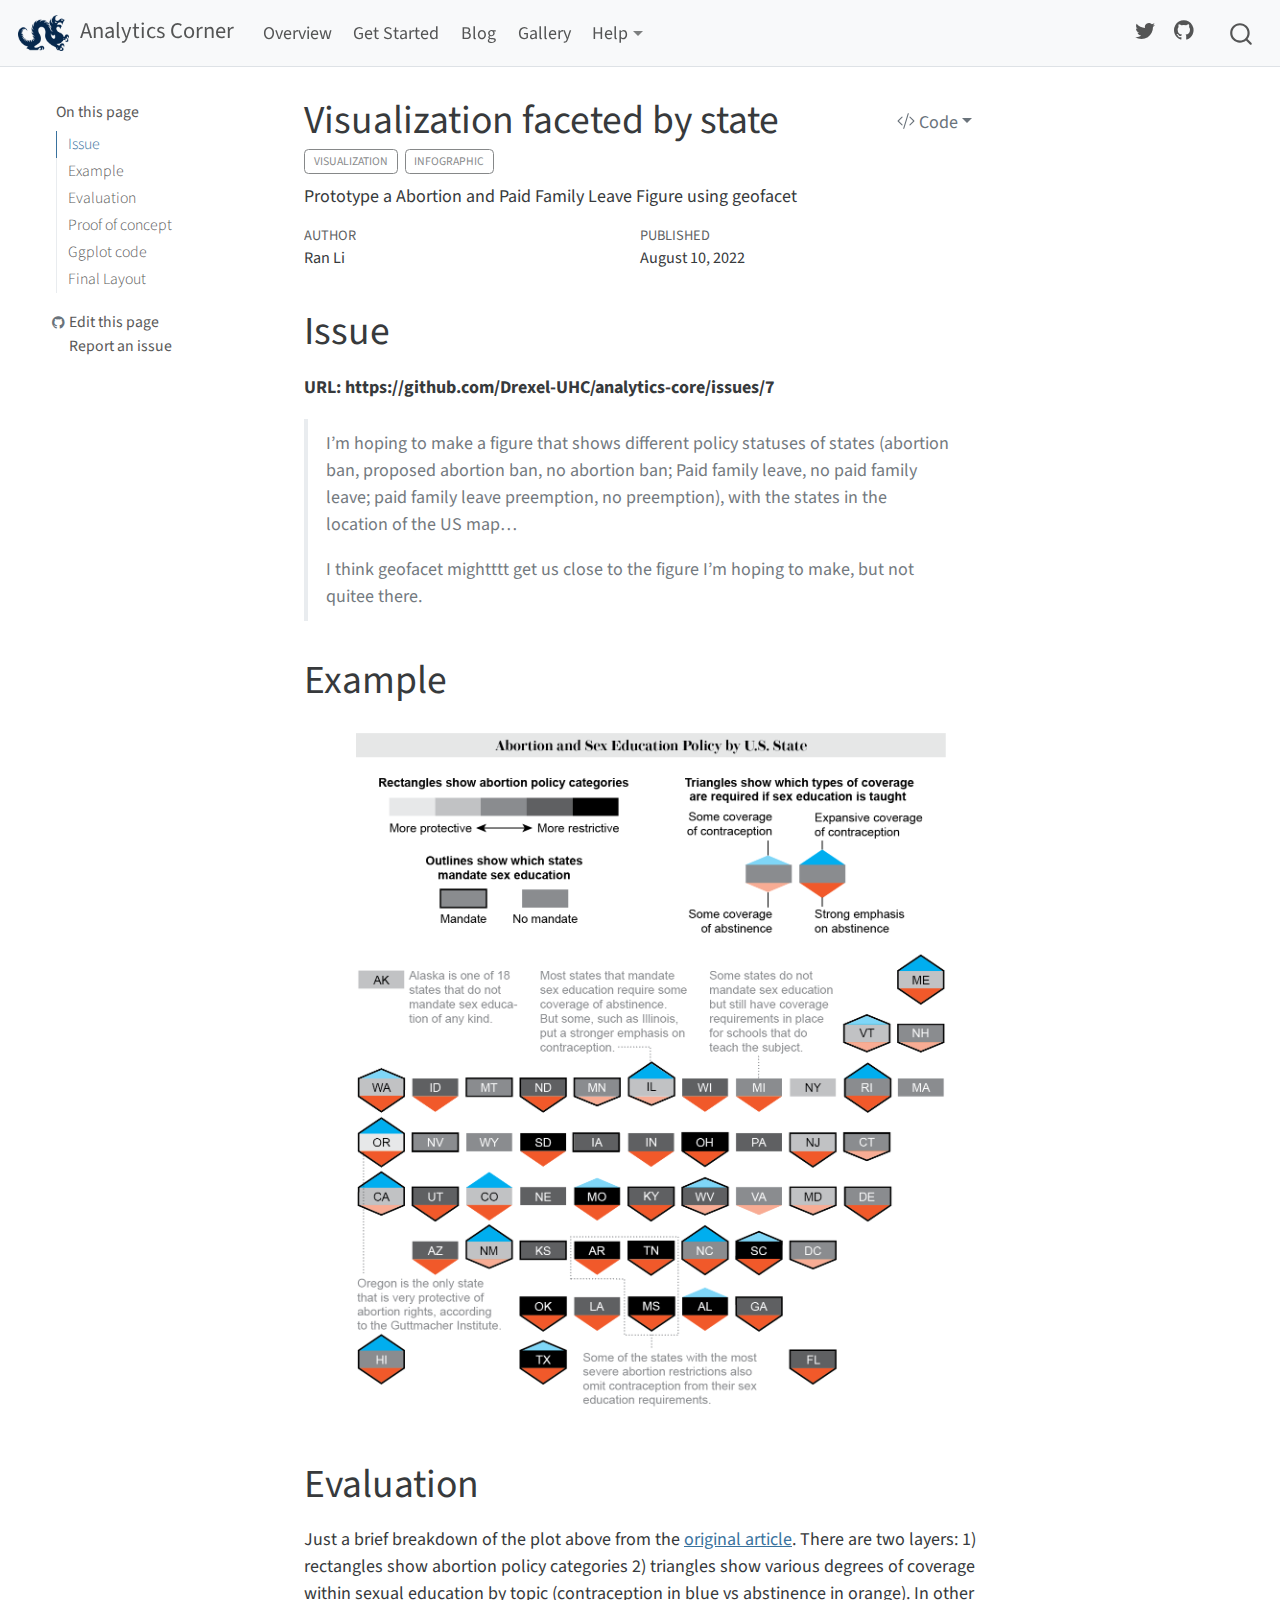
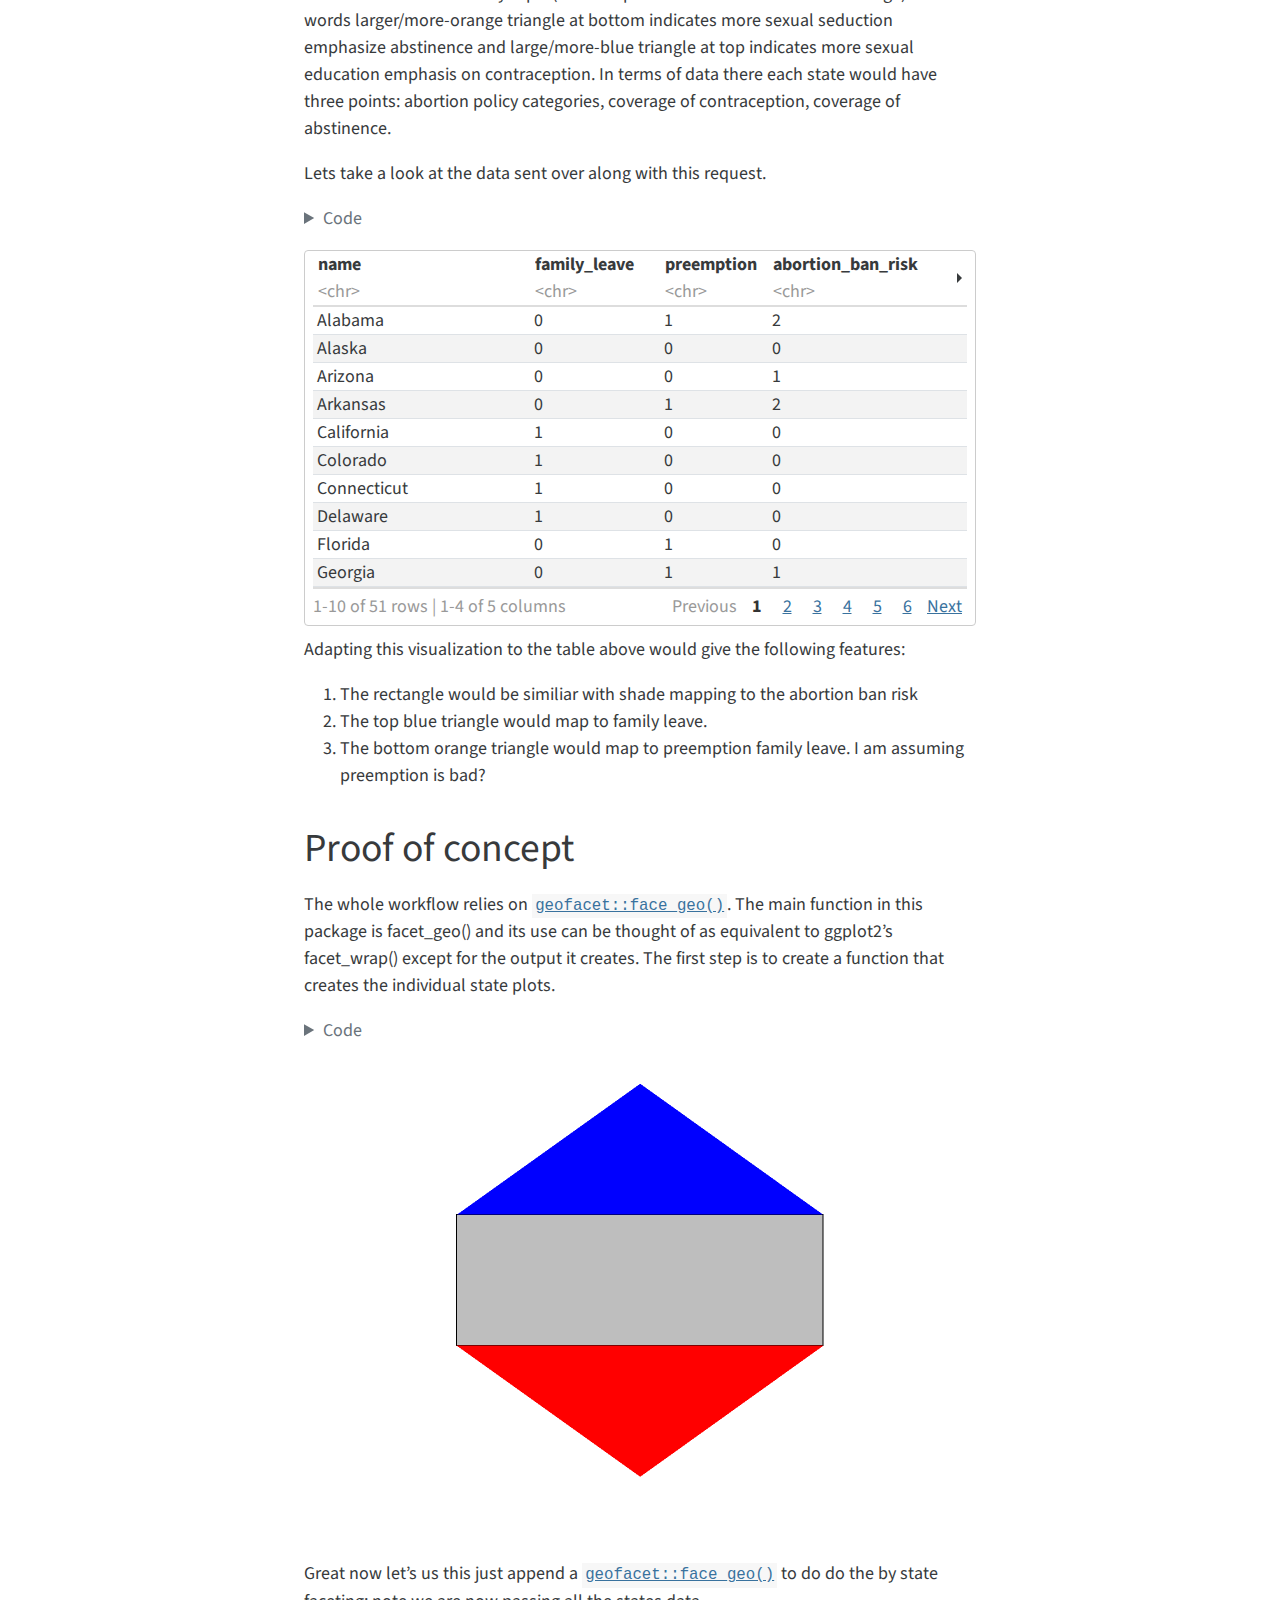
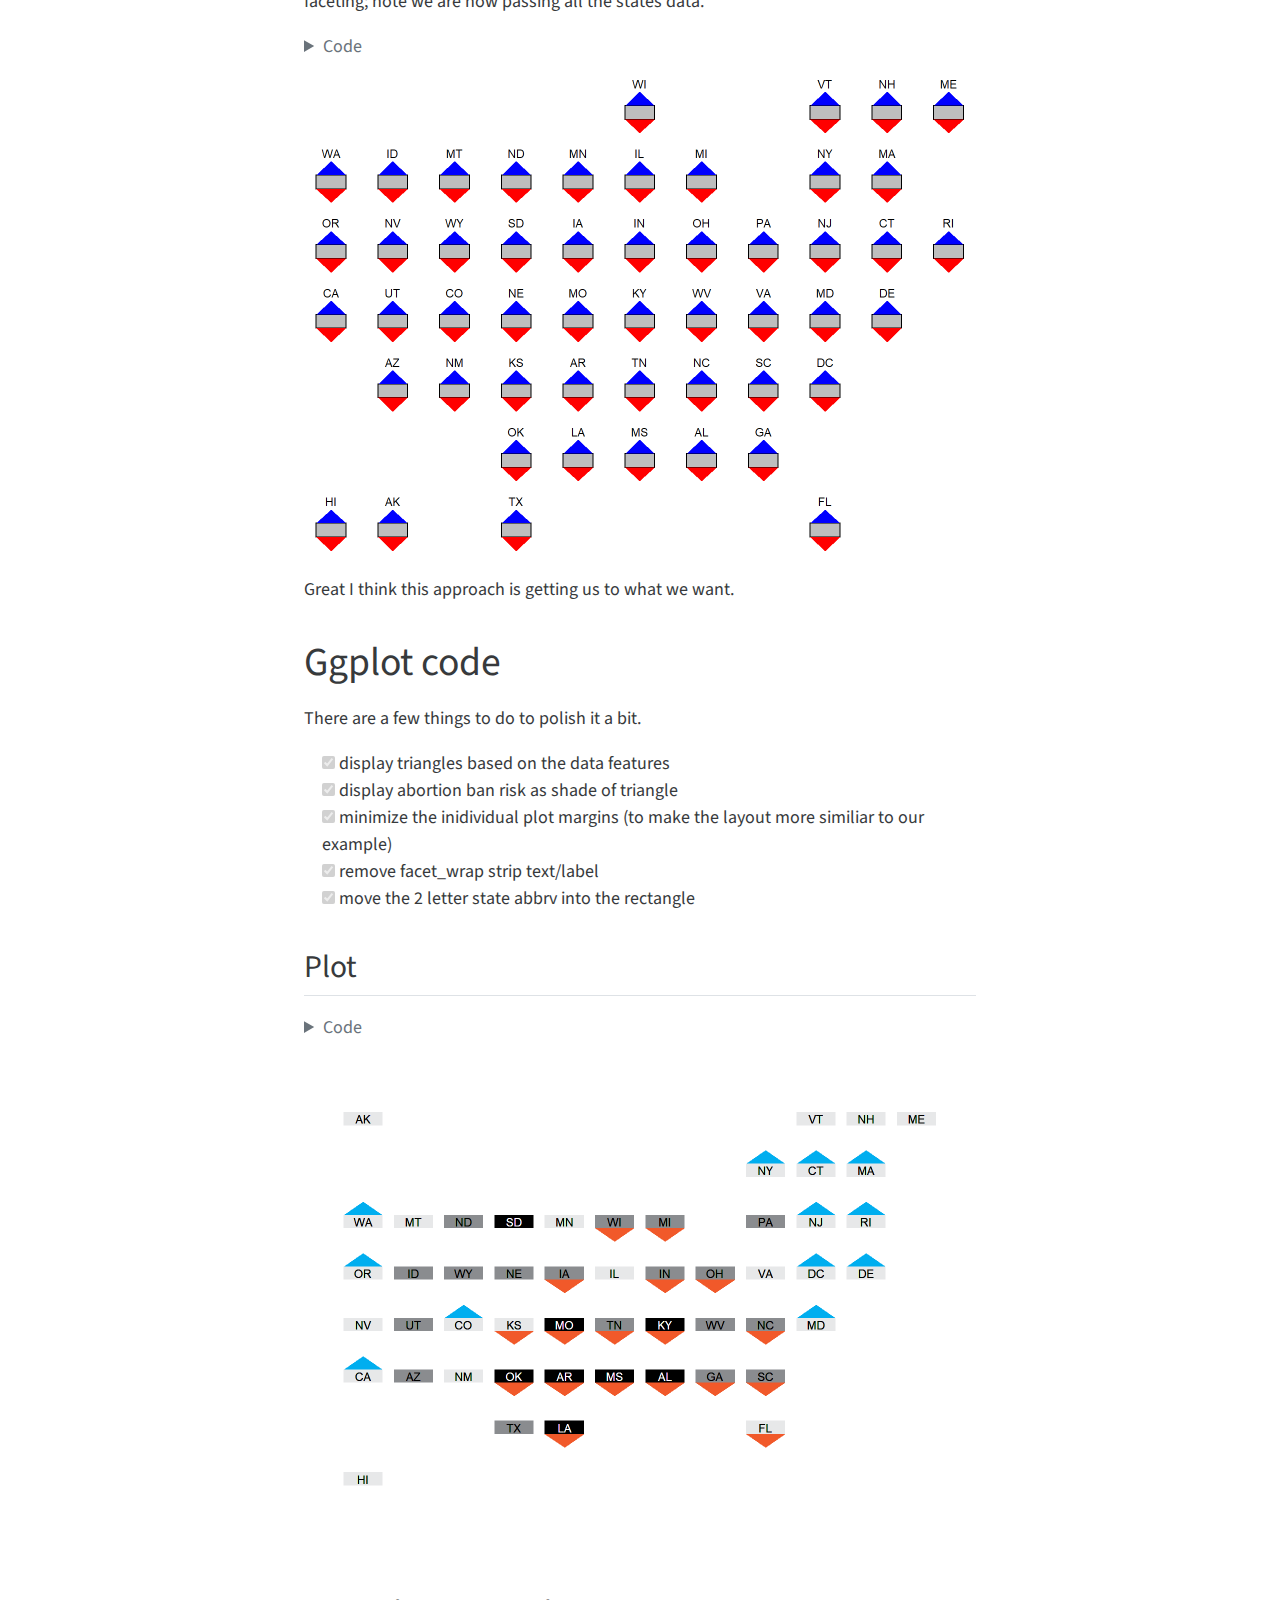
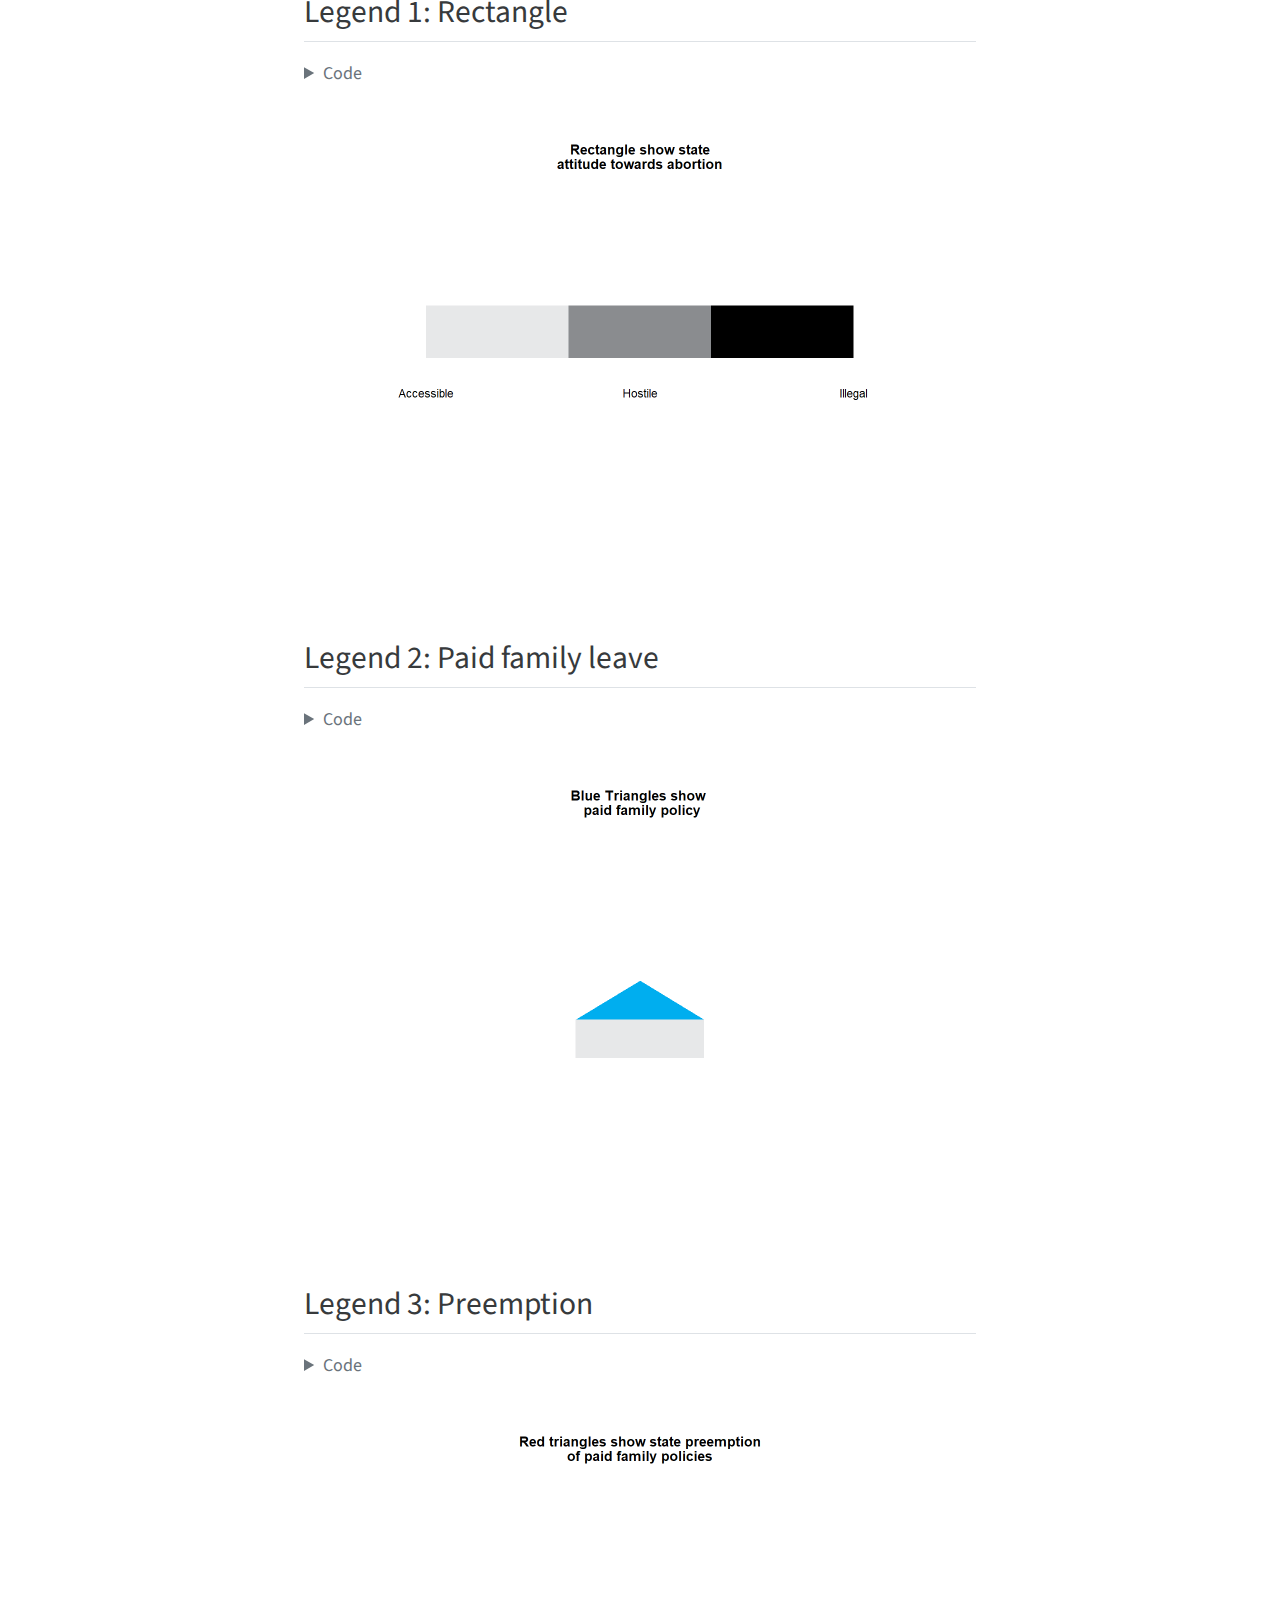
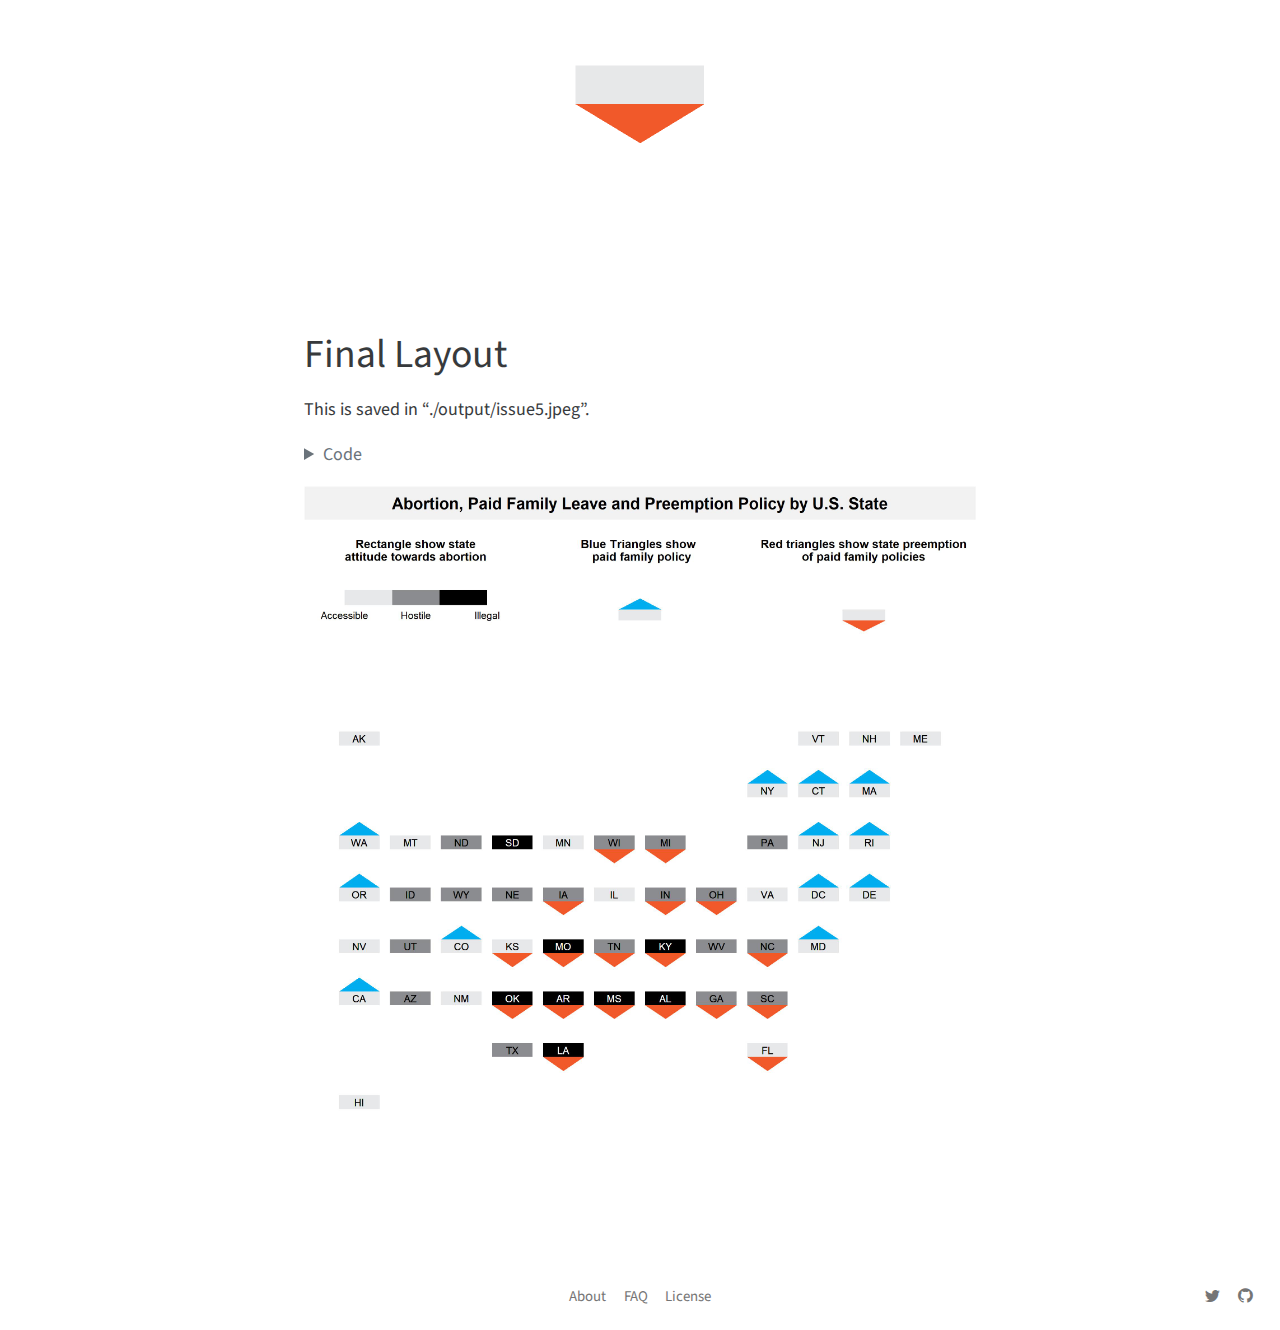
<file: website/docs/blog/issues/7 - Abortion and Paid Family Leave figure/quarto.html>
<!DOCTYPE html>
<html xmlns="http://www.w3.org/1999/xhtml" lang="en" xml:lang="en"><head>

<meta charset="utf-8">
<meta name="generator" content="quarto-1.0.38">

<meta name="viewport" content="width=device-width, initial-scale=1.0, user-scalable=yes">

<meta name="author" content="Ran Li">
<meta name="dcterms.date" content="2022-08-10">
<meta name="description" content="Prototype a Abortion and Paid Family Leave Figure using geofacet">

<title>Analytics Corner - Visualization faceted by state</title>
<style>
code{white-space: pre-wrap;}
span.smallcaps{font-variant: small-caps;}
span.underline{text-decoration: underline;}
div.column{display: inline-block; vertical-align: top; width: 50%;}
div.hanging-indent{margin-left: 1.5em; text-indent: -1.5em;}
ul.task-list{list-style: none;}
pre > code.sourceCode { white-space: pre; position: relative; }
pre > code.sourceCode > span { display: inline-block; line-height: 1.25; }
pre > code.sourceCode > span:empty { height: 1.2em; }
.sourceCode { overflow: visible; }
code.sourceCode > span { color: inherit; text-decoration: inherit; }
div.sourceCode { margin: 1em 0; }
pre.sourceCode { margin: 0; }
@media screen {
div.sourceCode { overflow: auto; }
}
@media print {
pre > code.sourceCode { white-space: pre-wrap; }
pre > code.sourceCode > span { text-indent: -5em; padding-left: 5em; }
}
pre.numberSource code
  { counter-reset: source-line 0; }
pre.numberSource code > span
  { position: relative; left: -4em; counter-increment: source-line; }
pre.numberSource code > span > a:first-child::before
  { content: counter(source-line);
    position: relative; left: -1em; text-align: right; vertical-align: baseline;
    border: none; display: inline-block;
    -webkit-touch-callout: none; -webkit-user-select: none;
    -khtml-user-select: none; -moz-user-select: none;
    -ms-user-select: none; user-select: none;
    padding: 0 4px; width: 4em;
    color: #aaaaaa;
  }
pre.numberSource { margin-left: 3em; border-left: 1px solid #aaaaaa;  padding-left: 4px; }
div.sourceCode
  {   }
@media screen {
pre > code.sourceCode > span > a:first-child::before { text-decoration: underline; }
}
code span.al { color: #ff0000; font-weight: bold; } /* Alert */
code span.an { color: #60a0b0; font-weight: bold; font-style: italic; } /* Annotation */
code span.at { color: #7d9029; } /* Attribute */
code span.bn { color: #40a070; } /* BaseN */
code span.bu { } /* BuiltIn */
code span.cf { color: #007020; font-weight: bold; } /* ControlFlow */
code span.ch { color: #4070a0; } /* Char */
code span.cn { color: #880000; } /* Constant */
code span.co { color: #60a0b0; font-style: italic; } /* Comment */
code span.cv { color: #60a0b0; font-weight: bold; font-style: italic; } /* CommentVar */
code span.do { color: #ba2121; font-style: italic; } /* Documentation */
code span.dt { color: #902000; } /* DataType */
code span.dv { color: #40a070; } /* DecVal */
code span.er { color: #ff0000; font-weight: bold; } /* Error */
code span.ex { } /* Extension */
code span.fl { color: #40a070; } /* Float */
code span.fu { color: #06287e; } /* Function */
code span.im { } /* Import */
code span.in { color: #60a0b0; font-weight: bold; font-style: italic; } /* Information */
code span.kw { color: #007020; font-weight: bold; } /* Keyword */
code span.op { color: #666666; } /* Operator */
code span.ot { color: #007020; } /* Other */
code span.pp { color: #bc7a00; } /* Preprocessor */
code span.sc { color: #4070a0; } /* SpecialChar */
code span.ss { color: #bb6688; } /* SpecialString */
code span.st { color: #4070a0; } /* String */
code span.va { color: #19177c; } /* Variable */
code span.vs { color: #4070a0; } /* VerbatimString */
code span.wa { color: #60a0b0; font-weight: bold; font-style: italic; } /* Warning */
</style>


<script src="../../../../site_libs/quarto-nav/quarto-nav.js"></script>
<script src="../../../../site_libs/quarto-nav/headroom.min.js"></script>
<script src="../../../../site_libs/clipboard/clipboard.min.js"></script>
<script src="../../../../site_libs/quarto-search/autocomplete.umd.js"></script>
<script src="../../../../site_libs/quarto-search/fuse.min.js"></script>
<script src="../../../../site_libs/quarto-search/quarto-search.js"></script>
<meta name="quarto:offset" content="../../../../">
<link href="../../../../favicon.png" rel="icon" type="image/png">
<script src="../../../../site_libs/quarto-html/quarto.js"></script>
<script src="../../../../site_libs/quarto-html/popper.min.js"></script>
<script src="../../../../site_libs/quarto-html/tippy.umd.min.js"></script>
<script src="../../../../site_libs/quarto-html/anchor.min.js"></script>
<link href="../../../../site_libs/quarto-html/tippy.css" rel="stylesheet">
<link href="../../../../site_libs/quarto-html/quarto-syntax-highlighting.css" rel="stylesheet" id="quarto-text-highlighting-styles">
<script src="../../../../site_libs/bootstrap/bootstrap.min.js"></script>
<link href="../../../../site_libs/bootstrap/bootstrap-icons.css" rel="stylesheet">
<link href="../../../../site_libs/bootstrap/bootstrap.min.css" rel="stylesheet" id="quarto-bootstrap" data-mode="light">
<script id="quarto-search-options" type="application/json">{
  "location": "navbar",
  "copy-button": false,
  "collapse-after": 3,
  "panel-placement": "end",
  "type": "overlay",
  "limit": 20,
  "language": {
    "search-no-results-text": "No results",
    "search-matching-documents-text": "matching documents",
    "search-copy-link-title": "Copy link to search",
    "search-hide-matches-text": "Hide additional matches",
    "search-more-match-text": "more match in this document",
    "search-more-matches-text": "more matches in this document",
    "search-clear-button-title": "Clear",
    "search-detached-cancel-button-title": "Cancel",
    "search-submit-button-title": "Submit"
  }
}</script>

<link href="../../../../site_libs/pagedtable-1.1/css/pagedtable.css" rel="stylesheet">
<script src="../../../../site_libs/pagedtable-1.1/js/pagedtable.js"></script>


<link rel="stylesheet" href="../../../../styles.css">
</head>

<body class="floating nav-fixed">

<div id="quarto-search-results"></div>
  <header id="quarto-header" class="headroom fixed-top">
    <nav class="navbar navbar-expand-lg navbar-dark ">
      <div class="navbar-container container-fluid">
      <a class="navbar-brand" href="../../../../index.html">
    <img src="../../../../uhc.png" alt="">
    <span class="navbar-title">Analytics Corner</span>
  </a>
          <button class="navbar-toggler" type="button" data-bs-toggle="collapse" data-bs-target="#navbarCollapse" aria-controls="navbarCollapse" aria-expanded="false" aria-label="Toggle navigation" onclick="if (window.quartoToggleHeadroom) { window.quartoToggleHeadroom(); }">
  <span class="navbar-toggler-icon"></span>
</button>
          <div class="collapse navbar-collapse" id="navbarCollapse">
            <ul class="navbar-nav navbar-nav-scroll me-auto">
  <li class="nav-item">
    <a class="nav-link" href="../../../../index.html">Overview</a>
  </li>  
  <li class="nav-item">
    <a class="nav-link" href="../../../../docs/get-started/index.html">Get Started</a>
  </li>  
  <li class="nav-item">
    <a class="nav-link" href="../../../../docs/blog/index.html">Blog</a>
  </li>  
  <li class="nav-item">
    <a class="nav-link" href="../../../../docs/gallery/index.html">Gallery</a>
  </li>  
  <li class="nav-item dropdown ">
    <a class="nav-link dropdown-toggle" href="#" id="nav-menu-help" role="button" data-bs-toggle="dropdown" aria-expanded="false">Help</a>
    <ul class="dropdown-menu" aria-labelledby="nav-menu-help">    
        <li>
    <a class="dropdown-item" href="https://github.com/Drexel-UHC/analytics-core/issues/new?assignees=&amp;labels=&amp;template=request.yml&amp;title=%5BRequest+title%5D%3A+"><i class="bi bi-patch-question" role="img">
</i> 
 <span class="dropdown-text">Submit an Issue</span></a>
  </li>  
        <li>
    <a class="dropdown-item" href="https://github.com/Drexel-UHC/analytics-core/discussions"><i class="bi bi-chat-right-text" role="img">
</i> 
 <span class="dropdown-text">View Discussions</span></a>
  </li>  
        <li>
    <a class="dropdown-item" href="../../../../docs/faq/index.html"><i class="bi bi-question-circle" role="img">
</i> 
 <span class="dropdown-text">FAQ</span></a>
  </li>  
    </ul>
  </li>
</ul>
            <ul class="navbar-nav navbar-nav-scroll ms-auto">
  <li class="nav-item compact">
    <a class="nav-link" href="https://twitter.com/drexeluhc"><i class="bi bi-twitter" role="img" aria-label="Quarto Twitter">
</i> 
 </a>
  </li>  
  <li class="nav-item compact">
    <a class="nav-link" href="https://github.com/Drexel-UHC/analytics-core"><i class="bi bi-github" role="img" aria-label="Quarto GitHub">
</i> 
 </a>
  </li>  
</ul>
              <div id="quarto-search" class="" title="Search"></div>
          </div> <!-- /navcollapse -->
      </div> <!-- /container-fluid -->
    </nav>
</header>
<!-- content -->
<div id="quarto-content" class="quarto-container page-columns page-rows-contents page-layout-article page-navbar">
<!-- sidebar -->
  <nav id="quarto-sidebar" class="sidebar collapse sidebar-navigation floating overflow-auto">
    <nav id="TOC" role="doc-toc">
    <h2 id="toc-title">On this page</h2>
   
  <ul>
  <li><a href="#issue" id="toc-issue" class="nav-link active" data-scroll-target="#issue">Issue</a></li>
  <li><a href="#example" id="toc-example" class="nav-link" data-scroll-target="#example">Example</a></li>
  <li><a href="#evaluation" id="toc-evaluation" class="nav-link" data-scroll-target="#evaluation">Evaluation</a></li>
  <li><a href="#proof-of-concept" id="toc-proof-of-concept" class="nav-link" data-scroll-target="#proof-of-concept">Proof of concept</a></li>
  <li><a href="#ggplot-code" id="toc-ggplot-code" class="nav-link" data-scroll-target="#ggplot-code">Ggplot code</a>
  <ul class="collapse">
  <li><a href="#plot" id="toc-plot" class="nav-link" data-scroll-target="#plot">Plot</a></li>
  <li><a href="#legend-1-rectangle" id="toc-legend-1-rectangle" class="nav-link" data-scroll-target="#legend-1-rectangle">Legend 1: Rectangle</a></li>
  <li><a href="#legend-2-paid-family-leave" id="toc-legend-2-paid-family-leave" class="nav-link" data-scroll-target="#legend-2-paid-family-leave">Legend 2: Paid family leave</a></li>
  <li><a href="#legend-3-preemption" id="toc-legend-3-preemption" class="nav-link" data-scroll-target="#legend-3-preemption">Legend 3: Preemption</a></li>
  </ul></li>
  <li><a href="#final-layout" id="toc-final-layout" class="nav-link" data-scroll-target="#final-layout">Final Layout</a></li>
  </ul>
<div class="toc-actions"><div><i class="bi bi-github"></i></div><div class="action-links"><p><a href="https://github.com/Drexel-UHC/analytics-corner/edit/main/docs/blog/issues/7 - Abortion and Paid Family Leave figure/quarto.qmd" class="toc-action">Edit this page</a></p><p><a href="https://github.com/Drexel-UHC/analytics-corner/issues/new" class="toc-action">Report an issue</a></p></div></div></nav>
</nav>
<!-- margin-sidebar -->
    <div id="quarto-margin-sidebar" class="sidebar margin-sidebar">
    </div>
<!-- main -->
<main class="content" id="quarto-document-content">

<header id="title-block-header" class="quarto-title-block default">
<div class="quarto-title">
<div class="quarto-title-block"><div><h1 class="title">Visualization faceted by state</h1><button type="button" class="btn code-tools-button dropdown-toggle" id="quarto-code-tools-menu" data-bs-toggle="dropdown" aria-expanded="false"><i class="bi"></i> Code</button><ul class="dropdown-menu dropdown-menu-end" aria-labelelledby="quarto-code-tools-menu"><li><a id="quarto-show-all-code" class="dropdown-item" href="javascript:void(0)" role="button">Show All Code</a></li><li><a id="quarto-hide-all-code" class="dropdown-item" href="javascript:void(0)" role="button">Hide All Code</a></li><li><hr class="dropdown-divider"></li><li><a id="quarto-view-source" class="dropdown-item" href="javascript:void(0)" role="button">View Source</a></li></ul></div></div>
  <div class="quarto-categories">
    <div class="quarto-category">visualization</div>
    <div class="quarto-category">infographic</div>
  </div>
  </div>

<div>
  <div class="description">
    Prototype a Abortion and Paid Family Leave Figure using geofacet
  </div>
</div>


<div class="quarto-title-meta">

    <div>
    <div class="quarto-title-meta-heading">Author</div>
    <div class="quarto-title-meta-contents">
             <p>Ran Li </p>
          </div>
  </div>
    
    <div>
    <div class="quarto-title-meta-heading">Published</div>
    <div class="quarto-title-meta-contents">
      <p class="date">August 10, 2022</p>
    </div>
  </div>
    
  </div>
  

</header>

<section id="issue" class="level1">
<h1>Issue</h1>
<p><strong>URL: https://github.com/Drexel-UHC/analytics-core/issues/7</strong></p>
<blockquote class="blockquote">
<p>I’m hoping to make a figure that shows different policy statuses of states (abortion ban, proposed abortion ban, no abortion ban; Paid family leave, no paid family leave; paid family leave preemption, no preemption), with the states in the location of the US map…</p>
<p>I think geofacet mightttt get us close to the figure I’m hoping to make, but not quitee there.</p>
</blockquote>
</section>
<section id="example" class="level1">
<h1>Example</h1>
<div class="quarto-figure quarto-figure-center">
<figure class="figure">
<p><img src="images/paste-24B14202.png" class="img-fluid figure-img"></p>
</figure>
</div>
</section>
<section id="evaluation" class="level1">
<h1>Evaluation</h1>
<p>Just a brief breakdown of the plot above from the <a href="https://www.scientificamerican.com/article/graphic-many-states-that-restrict-or-ban-abortion-dont-teach-kids-about-sex-and-pregnancy/">original article</a>. There are two layers: 1) rectangles show abortion policy categories 2) triangles show various degrees of coverage within sexual education by topic (contraception in blue vs abstinence in orange). In other words larger/more-orange triangle at bottom indicates more sexual seduction emphasize abstinence and large/more-blue triangle at top indicates more sexual education emphasis on contraception. In terms of data there each state would have three points: abortion policy categories, coverage of contraception, coverage of abstinence.</p>
<p>Lets take a look at the data sent over along with this request.</p>
<div class="cell">
<details>
<summary>Code</summary>
<div class="sourceCode cell-code" id="cb1"><pre class="sourceCode r code-with-copy"><code class="sourceCode r"><span id="cb1-1"><a href="#cb1-1" aria-hidden="true" tabindex="-1"></a><span class="fu">library</span>(janitor)</span>
<span id="cb1-2"><a href="#cb1-2" aria-hidden="true" tabindex="-1"></a><span class="fu">library</span>(readxl)</span>
<span id="cb1-3"><a href="#cb1-3" aria-hidden="true" tabindex="-1"></a><span class="fu">library</span>(tidyverse)</span>
<span id="cb1-4"><a href="#cb1-4" aria-hidden="true" tabindex="-1"></a><span class="fu">library</span>(geofacet)</span>
<span id="cb1-5"><a href="#cb1-5" aria-hidden="true" tabindex="-1"></a><span class="fu">library</span>(cowplot)</span>
<span id="cb1-6"><a href="#cb1-6" aria-hidden="true" tabindex="-1"></a></span>
<span id="cb1-7"><a href="#cb1-7" aria-hidden="true" tabindex="-1"></a><span class="do">## raw data</span></span>
<span id="cb1-8"><a href="#cb1-8" aria-hidden="true" tabindex="-1"></a>raw_data <span class="ot">=</span> readxl<span class="sc">::</span><span class="fu">read_excel</span>(<span class="at">path =</span> <span class="st">"raw-data/family medical leave preemption dataset 8-11-22.xlsx"</span>,</span>
<span id="cb1-9"><a href="#cb1-9" aria-hidden="true" tabindex="-1"></a>                              <span class="at">sheet =</span> <span class="st">'Sheet2'</span>) <span class="sc">%&gt;%</span> </span>
<span id="cb1-10"><a href="#cb1-10" aria-hidden="true" tabindex="-1"></a>  <span class="fu">drop_na</span>() <span class="sc">%&gt;%</span> </span>
<span id="cb1-11"><a href="#cb1-11" aria-hidden="true" tabindex="-1"></a>  <span class="fu">select</span>(<span class="at">name =</span> <span class="dv">1</span>, <span class="at">family_leave =</span> <span class="dv">2</span>, <span class="at">preemption =</span> <span class="dv">3</span>, <span class="at">abortion_ban_risk =</span> <span class="dv">4</span>)  <span class="sc">%&gt;%</span> </span>
<span id="cb1-12"><a href="#cb1-12" aria-hidden="true" tabindex="-1"></a>  <span class="fu">mutate_all</span>(<span class="sc">~</span><span class="fu">as.character</span>(.x))</span>
<span id="cb1-13"><a href="#cb1-13" aria-hidden="true" tabindex="-1"></a></span>
<span id="cb1-14"><a href="#cb1-14" aria-hidden="true" tabindex="-1"></a><span class="do">## clean state codes</span></span>
<span id="cb1-15"><a href="#cb1-15" aria-hidden="true" tabindex="-1"></a>xwalk_states <span class="ot">=</span> geofacet<span class="sc">::</span>state_ranks <span class="sc">%&gt;%</span> </span>
<span id="cb1-16"><a href="#cb1-16" aria-hidden="true" tabindex="-1"></a>  <span class="fu">select</span>(name, state) <span class="sc">%&gt;%</span> </span>
<span id="cb1-17"><a href="#cb1-17" aria-hidden="true" tabindex="-1"></a>  <span class="fu">distinct</span>()</span>
<span id="cb1-18"><a href="#cb1-18" aria-hidden="true" tabindex="-1"></a>data <span class="ot">=</span> raw_data <span class="sc">%&gt;%</span> </span>
<span id="cb1-19"><a href="#cb1-19" aria-hidden="true" tabindex="-1"></a>  <span class="fu">mutate</span>(<span class="at">name =</span> name <span class="sc">%&gt;%</span> </span>
<span id="cb1-20"><a href="#cb1-20" aria-hidden="true" tabindex="-1"></a>           <span class="fu">recode</span>(<span class="st">"Washington DC"</span> <span class="ot">=</span> <span class="st">"District of Columbia"</span>,</span>
<span id="cb1-21"><a href="#cb1-21" aria-hidden="true" tabindex="-1"></a>                  <span class="st">"New Hampshire*"</span> <span class="ot">=</span> <span class="st">"New Hampshire"</span>),) <span class="sc">%&gt;%</span> </span>
<span id="cb1-22"><a href="#cb1-22" aria-hidden="true" tabindex="-1"></a>  <span class="fu">left_join</span>(xwalk_states)</span>
<span id="cb1-23"><a href="#cb1-23" aria-hidden="true" tabindex="-1"></a>data</span></code><button title="Copy to Clipboard" class="code-copy-button"><i class="bi"></i></button></pre></div>
</details>
<div class="cell-output-display">

<div data-pagedtable="false">
  <script data-pagedtable-source="" type="application/json">
{"columns":[{"label":["name"],"name":[1],"type":["chr"],"align":["left"]},{"label":["family_leave"],"name":[2],"type":["chr"],"align":["left"]},{"label":["preemption"],"name":[3],"type":["chr"],"align":["left"]},{"label":["abortion_ban_risk"],"name":[4],"type":["chr"],"align":["left"]},{"label":["state"],"name":[5],"type":["chr"],"align":["left"]}],"data":[{"1":"Alabama","2":"0","3":"1","4":"2","5":"AL"},{"1":"Alaska","2":"0","3":"0","4":"0","5":"AK"},{"1":"Arizona","2":"0","3":"0","4":"1","5":"AZ"},{"1":"Arkansas","2":"0","3":"1","4":"2","5":"AR"},{"1":"California","2":"1","3":"0","4":"0","5":"CA"},{"1":"Colorado","2":"1","3":"0","4":"0","5":"CO"},{"1":"Connecticut","2":"1","3":"0","4":"0","5":"CT"},{"1":"Delaware","2":"1","3":"0","4":"0","5":"DE"},{"1":"Florida","2":"0","3":"1","4":"0","5":"FL"},{"1":"Georgia","2":"0","3":"1","4":"1","5":"GA"},{"1":"Hawaii","2":"0","3":"0","4":"0","5":"HI"},{"1":"Idaho","2":"0","3":"0","4":"1","5":"ID"},{"1":"Illinois","2":"0","3":"0","4":"0","5":"IL"},{"1":"Indiana","2":"0","3":"1","4":"1","5":"IN"},{"1":"Iowa","2":"0","3":"1","4":"1","5":"IA"},{"1":"Kansas","2":"0","3":"1","4":"0","5":"KS"},{"1":"Kentucky","2":"0","3":"1","4":"2","5":"KY"},{"1":"Louisiana","2":"0","3":"1","4":"2","5":"LA"},{"1":"Maine","2":"0","3":"0","4":"0","5":"ME"},{"1":"Maryland","2":"1","3":"0","4":"0","5":"MD"},{"1":"Massachusetts","2":"1","3":"0","4":"0","5":"MA"},{"1":"Michigan","2":"0","3":"1","4":"1","5":"MI"},{"1":"Minnesota","2":"0","3":"0","4":"0","5":"MN"},{"1":"Mississippi","2":"0","3":"1","4":"2","5":"MS"},{"1":"Missouri","2":"0","3":"1","4":"2","5":"MO"},{"1":"Montana","2":"0","3":"0","4":"0","5":"MT"},{"1":"Nebraska","2":"0","3":"0","4":"1","5":"NE"},{"1":"Nevada","2":"0","3":"0","4":"0","5":"NV"},{"1":"New Hampshire","2":"0","3":"0","4":"0","5":"NH"},{"1":"New Jersey","2":"1","3":"0","4":"0","5":"NJ"},{"1":"New Mexico","2":"0","3":"0","4":"0","5":"NM"},{"1":"New York","2":"1","3":"0","4":"0","5":"NY"},{"1":"North Carolina","2":"0","3":"1","4":"1","5":"NC"},{"1":"North Dakota","2":"0","3":"0","4":"1","5":"ND"},{"1":"Ohio","2":"0","3":"1","4":"1","5":"OH"},{"1":"Oklahoma","2":"0","3":"1","4":"2","5":"OK"},{"1":"Oregon","2":"1","3":"0","4":"0","5":"OR"},{"1":"Pennsylvania","2":"0","3":"0","4":"1","5":"PA"},{"1":"Rhode Island","2":"1","3":"0","4":"0","5":"RI"},{"1":"South Carolina","2":"0","3":"1","4":"1","5":"SC"},{"1":"South Dakota","2":"0","3":"0","4":"2","5":"SD"},{"1":"Tennessee","2":"0","3":"1","4":"1","5":"TN"},{"1":"Texas","2":"0","3":"0","4":"1","5":"TX"},{"1":"Utah","2":"0","3":"0","4":"1","5":"UT"},{"1":"Vermont","2":"0","3":"0","4":"0","5":"VT"},{"1":"Virginia","2":"0","3":"0","4":"0","5":"VA"},{"1":"Washington","2":"1","3":"0","4":"0","5":"WA"},{"1":"West Virginia","2":"0","3":"0","4":"1","5":"WV"},{"1":"Wisconsin","2":"0","3":"1","4":"1","5":"WI"},{"1":"Wyoming","2":"0","3":"0","4":"1","5":"WY"},{"1":"District of Columbia","2":"1","3":"0","4":"0","5":"DC"}],"options":{"columns":{"min":{},"max":[10]},"rows":{"min":[10],"max":[10]},"pages":{}}}
  </script>
</div>
</div>
</div>
<p>Adapting this visualization to the table above would give the following features:</p>
<ol type="1">
<li>The rectangle would be similiar with shade mapping to the abortion ban risk</li>
<li>The top blue triangle would map to family leave.</li>
<li>The bottom orange triangle would map to preemption family leave. I am assuming preemption is bad?</li>
</ol>
</section>
<section id="proof-of-concept" class="level1">
<h1>Proof of concept</h1>
<p>The whole workflow relies on <a href="https://hafen.github.io/geofacet/"><code>geofacet::face_geo()</code></a>. The main function in this package is facet_geo() and its use can be thought of as equivalent to ggplot2’s facet_wrap() except for the output it creates. The first step is to create a function that creates the individual state plots.</p>
<div class="cell">
<details>
<summary>Code</summary>
<div class="sourceCode cell-code" id="cb2"><pre class="sourceCode r code-with-copy"><code class="sourceCode r"><span id="cb2-1"><a href="#cb2-1" aria-hidden="true" tabindex="-1"></a><span class="do">## Set coordinates</span></span>
<span id="cb2-2"><a href="#cb2-2" aria-hidden="true" tabindex="-1"></a>container_width_height <span class="ot">=</span> <span class="dv">10</span> <span class="co"># a 10 by 10 coordinate system</span></span>
<span id="cb2-3"><a href="#cb2-3" aria-hidden="true" tabindex="-1"></a>rect_width <span class="ot">=</span> <span class="dv">6</span> </span>
<span id="cb2-4"><a href="#cb2-4" aria-hidden="true" tabindex="-1"></a>rect_height <span class="ot">=</span> <span class="dv">3</span></span>
<span id="cb2-5"><a href="#cb2-5" aria-hidden="true" tabindex="-1"></a>rect_xmin <span class="ot">=</span> <span class="dv">2</span></span>
<span id="cb2-6"><a href="#cb2-6" aria-hidden="true" tabindex="-1"></a>rect_xmax <span class="ot">=</span> rect_xmin <span class="sc">+</span> rect_width</span>
<span id="cb2-7"><a href="#cb2-7" aria-hidden="true" tabindex="-1"></a>rect_x_mean <span class="ot">=</span> <span class="fu">mean</span>(<span class="fu">c</span>(rect_xmin,rect_xmax))</span>
<span id="cb2-8"><a href="#cb2-8" aria-hidden="true" tabindex="-1"></a>rect_ymin <span class="ot">=</span> <span class="dv">4</span></span>
<span id="cb2-9"><a href="#cb2-9" aria-hidden="true" tabindex="-1"></a>rect_ymax <span class="ot">=</span> rect_ymin <span class="sc">+</span> rect_height </span>
<span id="cb2-10"><a href="#cb2-10" aria-hidden="true" tabindex="-1"></a></span>
<span id="cb2-11"><a href="#cb2-11" aria-hidden="true" tabindex="-1"></a><span class="do">## Append coordinates to data for geom_polygon</span></span>
<span id="cb2-12"><a href="#cb2-12" aria-hidden="true" tabindex="-1"></a>data_w_coords <span class="ot">=</span> data <span class="sc">%&gt;%</span> </span>
<span id="cb2-13"><a href="#cb2-13" aria-hidden="true" tabindex="-1"></a>  <span class="fu">mutate</span>(<span class="at">top_triangle_x =</span> <span class="fu">list</span>(<span class="fu">c</span>(rect_xmin,rect_xmax,rect_x_mean)),</span>
<span id="cb2-14"><a href="#cb2-14" aria-hidden="true" tabindex="-1"></a>         <span class="at">top_triangle_y =</span> <span class="fu">list</span>(<span class="fu">c</span>(rect_ymax,rect_ymax,rect_ymax<span class="sc">+</span>rect_height)),</span>
<span id="cb2-15"><a href="#cb2-15" aria-hidden="true" tabindex="-1"></a>         <span class="at">bottom_triangle_x =</span> <span class="fu">list</span>(<span class="fu">c</span>(rect_xmin,rect_xmax,rect_x_mean)),</span>
<span id="cb2-16"><a href="#cb2-16" aria-hidden="true" tabindex="-1"></a>         <span class="at">bottom_triangle_y =</span> <span class="fu">list</span>(<span class="fu">c</span>(rect_ymin,rect_ymin,rect_ymin<span class="sc">-</span>rect_height))</span>
<span id="cb2-17"><a href="#cb2-17" aria-hidden="true" tabindex="-1"></a>  ) <span class="sc">%&gt;%</span> </span>
<span id="cb2-18"><a href="#cb2-18" aria-hidden="true" tabindex="-1"></a>  <span class="fu">unnest</span>(<span class="at">cols =</span> <span class="fu">c</span>(top_triangle_x, top_triangle_y, bottom_triangle_x, bottom_triangle_y))</span>
<span id="cb2-19"><a href="#cb2-19" aria-hidden="true" tabindex="-1"></a></span>
<span id="cb2-20"><a href="#cb2-20" aria-hidden="true" tabindex="-1"></a></span>
<span id="cb2-21"><a href="#cb2-21" aria-hidden="true" tabindex="-1"></a><span class="do">## create a function to make basic shapes</span></span>
<span id="cb2-22"><a href="#cb2-22" aria-hidden="true" tabindex="-1"></a>geom_hex_for_alina_poc <span class="ot">=</span> <span class="cf">function</span>(data){</span>
<span id="cb2-23"><a href="#cb2-23" aria-hidden="true" tabindex="-1"></a>  data <span class="sc">%&gt;%</span> </span>
<span id="cb2-24"><a href="#cb2-24" aria-hidden="true" tabindex="-1"></a>    <span class="fu">ggplot</span>()  <span class="sc">+</span> </span>
<span id="cb2-25"><a href="#cb2-25" aria-hidden="true" tabindex="-1"></a>    <span class="fu">geom_rect</span>(<span class="fu">aes</span>(<span class="at">xmin =</span> <span class="dv">0</span>, <span class="at">xmax =</span> <span class="dv">10</span>, <span class="at">ymin =</span> <span class="dv">0</span>, <span class="at">ymax =</span> <span class="dv">10</span>),  <span class="at">fill =</span> <span class="st">"white"</span>) <span class="sc">+</span> <span class="co"># 10 by 10 container</span></span>
<span id="cb2-26"><a href="#cb2-26" aria-hidden="true" tabindex="-1"></a>    <span class="fu">geom_rect</span>(<span class="fu">aes</span>(<span class="at">xmin =</span> rect_xmin, <span class="at">xmax =</span> rect_xmax,<span class="at">ymin =</span>rect_ymin, <span class="at">ymax =</span> rect_ymax),    <span class="co"># add rectangle</span></span>
<span id="cb2-27"><a href="#cb2-27" aria-hidden="true" tabindex="-1"></a>              <span class="at">color =</span> <span class="st">"black"</span>, <span class="at">fill =</span> <span class="st">"grey"</span>) <span class="sc">+</span></span>
<span id="cb2-28"><a href="#cb2-28" aria-hidden="true" tabindex="-1"></a>    <span class="fu">geom_polygon</span>(<span class="fu">aes</span>(<span class="at">x=</span>top_triangle_x,<span class="at">y=</span>top_triangle_y), <span class="at">fill =</span> <span class="st">'blue'</span>) <span class="sc">+</span> <span class="co"># top triangle</span></span>
<span id="cb2-29"><a href="#cb2-29" aria-hidden="true" tabindex="-1"></a>    <span class="fu">geom_polygon</span>(<span class="fu">aes</span>(<span class="at">x =</span> bottom_triangle_x, <span class="at">y =</span> bottom_triangle_y),  <span class="at">fill =</span> <span class="st">'red'</span>) <span class="sc">+</span>   <span class="co"># bottom triangle</span></span>
<span id="cb2-30"><a href="#cb2-30" aria-hidden="true" tabindex="-1"></a>    <span class="fu">theme_void</span>()</span>
<span id="cb2-31"><a href="#cb2-31" aria-hidden="true" tabindex="-1"></a>}</span>
<span id="cb2-32"><a href="#cb2-32" aria-hidden="true" tabindex="-1"></a></span>
<span id="cb2-33"><a href="#cb2-33" aria-hidden="true" tabindex="-1"></a></span>
<span id="cb2-34"><a href="#cb2-34" aria-hidden="true" tabindex="-1"></a><span class="do">## Test function to plot for a single state</span></span>
<span id="cb2-35"><a href="#cb2-35" aria-hidden="true" tabindex="-1"></a>data_w_coords <span class="sc">%&gt;%</span> </span>
<span id="cb2-36"><a href="#cb2-36" aria-hidden="true" tabindex="-1"></a>  <span class="fu">filter</span>(name <span class="sc">==</span> <span class="st">"Alabama"</span>) <span class="sc">%&gt;%</span> </span>
<span id="cb2-37"><a href="#cb2-37" aria-hidden="true" tabindex="-1"></a>  <span class="fu">geom_hex_for_alina_poc</span>()</span></code><button title="Copy to Clipboard" class="code-copy-button"><i class="bi"></i></button></pre></div>
</details>
<div class="cell-output-display">
<p><img src="quarto_files/figure-html/unnamed-chunk-2-1.png" class="img-fluid" width="672"></p>
</div>
</div>
<p>Great now let’s us this just append a <a href="https://hafen.github.io/geofacet/"><code>geofacet::face_geo()</code></a> to do do the by state faceting; note we are now passing all the states data.</p>
<div class="cell">
<details>
<summary>Code</summary>
<div class="sourceCode cell-code" id="cb3"><pre class="sourceCode r code-with-copy"><code class="sourceCode r"><span id="cb3-1"><a href="#cb3-1" aria-hidden="true" tabindex="-1"></a>data_w_coords <span class="sc">%&gt;%</span> </span>
<span id="cb3-2"><a href="#cb3-2" aria-hidden="true" tabindex="-1"></a>  <span class="fu">geom_hex_for_alina_poc</span>() <span class="sc">+</span></span>
<span id="cb3-3"><a href="#cb3-3" aria-hidden="true" tabindex="-1"></a>  <span class="fu">facet_geo</span>(<span class="sc">~</span> state) </span></code><button title="Copy to Clipboard" class="code-copy-button"><i class="bi"></i></button></pre></div>
</details>
<div class="cell-output-display">
<p><img src="quarto_files/figure-html/unnamed-chunk-3-1.png" class="img-fluid" width="672"></p>
</div>
</div>
<p>Great I think this approach is getting us to what we want.</p>
</section>
<section id="ggplot-code" class="level1">
<h1>Ggplot code</h1>
<p>There are a few things to do to polish it a bit.</p>
<ul class="task-list">
<li><input type="checkbox" disabled="" checked="">
display triangles based on the data features</li>
<li><input type="checkbox" disabled="" checked="">
display abortion ban risk as shade of triangle</li>
<li><input type="checkbox" disabled="" checked="">
minimize the inidividual plot margins (to make the layout more similiar to our example)</li>
<li><input type="checkbox" disabled="" checked="">
remove facet_wrap strip text/label</li>
<li><input type="checkbox" disabled="" checked="">
move the 2 letter state abbrv into the rectangle</li>
</ul>
<section id="plot" class="level2">
<h2 class="anchored" data-anchor-id="plot">Plot</h2>
<div class="cell">
<details>
<summary>Code</summary>
<div class="sourceCode cell-code" id="cb4"><pre class="sourceCode r code-with-copy"><code class="sourceCode r"><span id="cb4-1"><a href="#cb4-1" aria-hidden="true" tabindex="-1"></a><span class="do">## Set coordinates</span></span>
<span id="cb4-2"><a href="#cb4-2" aria-hidden="true" tabindex="-1"></a>height <span class="ot">=</span> <span class="dv">10</span> </span>
<span id="cb4-3"><a href="#cb4-3" aria-hidden="true" tabindex="-1"></a>padding_x <span class="ot">=</span> <span class="dv">1</span></span>
<span id="cb4-4"><a href="#cb4-4" aria-hidden="true" tabindex="-1"></a>width <span class="ot">=</span> <span class="dv">8</span></span>
<span id="cb4-5"><a href="#cb4-5" aria-hidden="true" tabindex="-1"></a>rect_xmin <span class="ot">=</span> padding_x</span>
<span id="cb4-6"><a href="#cb4-6" aria-hidden="true" tabindex="-1"></a>rect_xmax <span class="ot">=</span> width <span class="sc">+</span> padding_x</span>
<span id="cb4-7"><a href="#cb4-7" aria-hidden="true" tabindex="-1"></a>rect_x_mean <span class="ot">=</span> <span class="fu">mean</span>(<span class="fu">c</span>(rect_xmin,rect_xmax))</span>
<span id="cb4-8"><a href="#cb4-8" aria-hidden="true" tabindex="-1"></a>rect_ymin <span class="ot">=</span> height<span class="sc">/</span><span class="dv">3</span></span>
<span id="cb4-9"><a href="#cb4-9" aria-hidden="true" tabindex="-1"></a>rect_ymax <span class="ot">=</span> rect_ymin<span class="sc">*</span><span class="dv">2</span></span>
<span id="cb4-10"><a href="#cb4-10" aria-hidden="true" tabindex="-1"></a></span>
<span id="cb4-11"><a href="#cb4-11" aria-hidden="true" tabindex="-1"></a><span class="do">## Manual colors for data features</span></span>
<span id="cb4-12"><a href="#cb4-12" aria-hidden="true" tabindex="-1"></a>abortion_colors <span class="ot">=</span> <span class="fu">c</span>(<span class="st">"0"</span> <span class="ot">=</span> <span class="st">"#e7e8e9"</span>,</span>
<span id="cb4-13"><a href="#cb4-13" aria-hidden="true" tabindex="-1"></a>                    <span class="st">"1"</span> <span class="ot">=</span> <span class="st">"#8a8c8f"</span>, </span>
<span id="cb4-14"><a href="#cb4-14" aria-hidden="true" tabindex="-1"></a>                    <span class="st">"2"</span> <span class="ot">=</span> <span class="st">"#000000"</span>)</span>
<span id="cb4-15"><a href="#cb4-15" aria-hidden="true" tabindex="-1"></a>xwalk_colors <span class="ot">=</span> <span class="fu">c</span>(abortion_colors,</span>
<span id="cb4-16"><a href="#cb4-16" aria-hidden="true" tabindex="-1"></a>                 <span class="st">"white"</span> <span class="ot">=</span> <span class="st">"white"</span>,</span>
<span id="cb4-17"><a href="#cb4-17" aria-hidden="true" tabindex="-1"></a>                 <span class="st">"black"</span> <span class="ot">=</span> <span class="st">"black"</span>,</span>
<span id="cb4-18"><a href="#cb4-18" aria-hidden="true" tabindex="-1"></a>                 <span class="st">"0_family_leave"</span> <span class="ot">=</span> <span class="st">"white"</span>,</span>
<span id="cb4-19"><a href="#cb4-19" aria-hidden="true" tabindex="-1"></a>                 <span class="st">"1_family_leave"</span> <span class="ot">=</span> <span class="st">"#00aeef"</span>,</span>
<span id="cb4-20"><a href="#cb4-20" aria-hidden="true" tabindex="-1"></a>                 <span class="st">"0_preemption"</span> <span class="ot">=</span> <span class="st">"white"</span>,</span>
<span id="cb4-21"><a href="#cb4-21" aria-hidden="true" tabindex="-1"></a>                 <span class="st">"1_preemption"</span> <span class="ot">=</span> <span class="st">"#f1592a"</span>)     </span>
<span id="cb4-22"><a href="#cb4-22" aria-hidden="true" tabindex="-1"></a></span>
<span id="cb4-23"><a href="#cb4-23" aria-hidden="true" tabindex="-1"></a><span class="do">## Operationalize data for plot</span></span>
<span id="cb4-24"><a href="#cb4-24" aria-hidden="true" tabindex="-1"></a>data_processed <span class="ot">=</span> data <span class="sc">%&gt;%</span> </span>
<span id="cb4-25"><a href="#cb4-25" aria-hidden="true" tabindex="-1"></a>  <span class="do">## Append coordinates to data for geom_polygon</span></span>
<span id="cb4-26"><a href="#cb4-26" aria-hidden="true" tabindex="-1"></a>  <span class="fu">mutate</span>(<span class="at">top_triangle_x =</span> <span class="fu">list</span>(<span class="fu">c</span>(rect_xmin,rect_xmax,rect_x_mean)),</span>
<span id="cb4-27"><a href="#cb4-27" aria-hidden="true" tabindex="-1"></a>         <span class="at">top_triangle_y =</span> <span class="fu">list</span>(<span class="fu">c</span>(rect_ymax,rect_ymax,height)),</span>
<span id="cb4-28"><a href="#cb4-28" aria-hidden="true" tabindex="-1"></a>         <span class="at">bottom_triangle_x =</span> <span class="fu">list</span>(<span class="fu">c</span>(rect_xmin,rect_xmax,rect_x_mean)),</span>
<span id="cb4-29"><a href="#cb4-29" aria-hidden="true" tabindex="-1"></a>         <span class="at">bottom_triangle_y =</span> <span class="fu">list</span>(<span class="fu">c</span>(rect_ymin,rect_ymin,<span class="dv">0</span>))</span>
<span id="cb4-30"><a href="#cb4-30" aria-hidden="true" tabindex="-1"></a>  ) <span class="sc">%&gt;%</span> </span>
<span id="cb4-31"><a href="#cb4-31" aria-hidden="true" tabindex="-1"></a>  <span class="fu">unnest</span>(<span class="at">cols =</span> <span class="fu">c</span>(top_triangle_x, top_triangle_y, bottom_triangle_x, bottom_triangle_y)) <span class="sc">%&gt;%</span> </span>
<span id="cb4-32"><a href="#cb4-32" aria-hidden="true" tabindex="-1"></a>  <span class="do">## operationalize colors</span></span>
<span id="cb4-33"><a href="#cb4-33" aria-hidden="true" tabindex="-1"></a>  <span class="fu">mutate</span>(</span>
<span id="cb4-34"><a href="#cb4-34" aria-hidden="true" tabindex="-1"></a>    <span class="at">state_text =</span> <span class="fu">ifelse</span>(<span class="fu">as.numeric</span>(abortion_ban_risk)<span class="sc">&gt;</span><span class="dv">1</span>, <span class="st">"white"</span>,<span class="st">"black"</span>),</span>
<span id="cb4-35"><a href="#cb4-35" aria-hidden="true" tabindex="-1"></a>    <span class="at">family_leave =</span> <span class="fu">paste0</span>(family_leave,<span class="st">"_family_leave"</span>),</span>
<span id="cb4-36"><a href="#cb4-36" aria-hidden="true" tabindex="-1"></a>    <span class="at">preemption =</span> <span class="fu">paste0</span>(preemption,<span class="st">"_preemption"</span>))</span>
<span id="cb4-37"><a href="#cb4-37" aria-hidden="true" tabindex="-1"></a></span>
<span id="cb4-38"><a href="#cb4-38" aria-hidden="true" tabindex="-1"></a></span>
<span id="cb4-39"><a href="#cb4-39" aria-hidden="true" tabindex="-1"></a><span class="do">## create a function to make basic shapes</span></span>
<span id="cb4-40"><a href="#cb4-40" aria-hidden="true" tabindex="-1"></a>geom_hex_for_alina <span class="ot">=</span> <span class="cf">function</span>(gg){</span>
<span id="cb4-41"><a href="#cb4-41" aria-hidden="true" tabindex="-1"></a>  gg <span class="sc">+</span></span>
<span id="cb4-42"><a href="#cb4-42" aria-hidden="true" tabindex="-1"></a>    <span class="do">## add rectangle</span></span>
<span id="cb4-43"><a href="#cb4-43" aria-hidden="true" tabindex="-1"></a>    <span class="fu">geom_rect</span>(<span class="fu">aes</span>(<span class="at">xmin =</span> rect_xmin, <span class="at">xmax =</span> rect_xmax,   </span>
<span id="cb4-44"><a href="#cb4-44" aria-hidden="true" tabindex="-1"></a>                  <span class="at">ymin =</span> rect_ymin, <span class="at">ymax =</span> rect_ymax, </span>
<span id="cb4-45"><a href="#cb4-45" aria-hidden="true" tabindex="-1"></a>                  <span class="at">fill =</span> abortion_ban_risk)) <span class="sc">+</span></span>
<span id="cb4-46"><a href="#cb4-46" aria-hidden="true" tabindex="-1"></a>    <span class="do">## Add state abbrv text</span></span>
<span id="cb4-47"><a href="#cb4-47" aria-hidden="true" tabindex="-1"></a>    <span class="fu">geom_text</span>(<span class="fu">aes</span>(<span class="at">label =</span> state, <span class="at">color =</span> state_text),</span>
<span id="cb4-48"><a href="#cb4-48" aria-hidden="true" tabindex="-1"></a>              <span class="at">x =</span> height<span class="sc">/</span><span class="dv">2</span>, <span class="at">y =</span> height<span class="sc">/</span><span class="dv">2</span>,</span>
<span id="cb4-49"><a href="#cb4-49" aria-hidden="true" tabindex="-1"></a>              <span class="at">size =</span> <span class="dv">3</span>)<span class="sc">+</span></span>
<span id="cb4-50"><a href="#cb4-50" aria-hidden="true" tabindex="-1"></a>    <span class="do">## Top triangle (family leave)</span></span>
<span id="cb4-51"><a href="#cb4-51" aria-hidden="true" tabindex="-1"></a>    <span class="fu">geom_polygon</span>(<span class="fu">aes</span>(<span class="at">x=</span>top_triangle_x,<span class="at">y=</span>top_triangle_y, <span class="at">fill =</span> family_leave)) <span class="sc">+</span> </span>
<span id="cb4-52"><a href="#cb4-52" aria-hidden="true" tabindex="-1"></a>    <span class="do">## Bottom triangle (preemption)</span></span>
<span id="cb4-53"><a href="#cb4-53" aria-hidden="true" tabindex="-1"></a>    <span class="fu">geom_polygon</span>(<span class="fu">aes</span>(<span class="at">x =</span> bottom_triangle_x, <span class="at">y =</span> bottom_triangle_y, <span class="at">fill =</span> preemption)) <span class="sc">+</span>   </span>
<span id="cb4-54"><a href="#cb4-54" aria-hidden="true" tabindex="-1"></a>    <span class="do">## Manual colors</span></span>
<span id="cb4-55"><a href="#cb4-55" aria-hidden="true" tabindex="-1"></a>    <span class="fu">scale_fill_manual</span>(<span class="at">values =</span> xwalk_colors) <span class="sc">+</span></span>
<span id="cb4-56"><a href="#cb4-56" aria-hidden="true" tabindex="-1"></a>    <span class="fu">scale_color_manual</span>(<span class="at">name =</span> <span class="st">"state_text"</span>, <span class="at">values =</span> xwalk_colors) <span class="sc">+</span></span>
<span id="cb4-57"><a href="#cb4-57" aria-hidden="true" tabindex="-1"></a>    <span class="fu">theme_void</span>()<span class="sc">+</span> </span>
<span id="cb4-58"><a href="#cb4-58" aria-hidden="true" tabindex="-1"></a>    <span class="fu">theme</span>(</span>
<span id="cb4-59"><a href="#cb4-59" aria-hidden="true" tabindex="-1"></a>      <span class="do">## Completely remove facet labels</span></span>
<span id="cb4-60"><a href="#cb4-60" aria-hidden="true" tabindex="-1"></a>      <span class="at">strip.background =</span> <span class="fu">element_blank</span>(),</span>
<span id="cb4-61"><a href="#cb4-61" aria-hidden="true" tabindex="-1"></a>      <span class="at">strip.text.x =</span> <span class="fu">element_blank</span>(),</span>
<span id="cb4-62"><a href="#cb4-62" aria-hidden="true" tabindex="-1"></a>      <span class="do">## Remove legend</span></span>
<span id="cb4-63"><a href="#cb4-63" aria-hidden="true" tabindex="-1"></a>      <span class="at">legend.position =</span> <span class="st">'none'</span></span>
<span id="cb4-64"><a href="#cb4-64" aria-hidden="true" tabindex="-1"></a>    )</span>
<span id="cb4-65"><a href="#cb4-65" aria-hidden="true" tabindex="-1"></a>}</span>
<span id="cb4-66"><a href="#cb4-66" aria-hidden="true" tabindex="-1"></a></span>
<span id="cb4-67"><a href="#cb4-67" aria-hidden="true" tabindex="-1"></a><span class="do">## Test facet</span></span>
<span id="cb4-68"><a href="#cb4-68" aria-hidden="true" tabindex="-1"></a>plot <span class="ot">=</span> data_processed <span class="sc">%&gt;%</span> </span>
<span id="cb4-69"><a href="#cb4-69" aria-hidden="true" tabindex="-1"></a>  <span class="fu">ggplot</span>()  <span class="sc">%&gt;%</span> </span>
<span id="cb4-70"><a href="#cb4-70" aria-hidden="true" tabindex="-1"></a>  <span class="fu">geom_hex_for_alina</span>() <span class="sc">+</span></span>
<span id="cb4-71"><a href="#cb4-71" aria-hidden="true" tabindex="-1"></a>  <span class="fu">facet_geo</span>(<span class="sc">~</span> state, <span class="at">grid =</span> <span class="st">"us_state_grid2"</span>) <span class="sc">+</span></span>
<span id="cb4-72"><a href="#cb4-72" aria-hidden="true" tabindex="-1"></a>  <span class="fu">theme</span>(<span class="at">plot.margin =</span> <span class="fu">margin</span>(<span class="dv">1</span>, <span class="dv">1</span>, <span class="dv">1</span>, <span class="dv">1</span>, <span class="st">"cm"</span>))</span>
<span id="cb4-73"><a href="#cb4-73" aria-hidden="true" tabindex="-1"></a>plot</span></code><button title="Copy to Clipboard" class="code-copy-button"><i class="bi"></i></button></pre></div>
</details>
<div class="cell-output-display">
<p><img src="quarto_files/figure-html/unnamed-chunk-4-1.png" class="img-fluid" width="672"></p>
</div>
</div>
</section>
<section id="legend-1-rectangle" class="level2">
<h2 class="anchored" data-anchor-id="legend-1-rectangle">Legend 1: Rectangle</h2>
<div class="cell">
<details>
<summary>Code</summary>
<div class="sourceCode cell-code" id="cb5"><pre class="sourceCode r code-with-copy"><code class="sourceCode r"><span id="cb5-1"><a href="#cb5-1" aria-hidden="true" tabindex="-1"></a>side <span class="ot">=</span> <span class="dv">10</span> </span>
<span id="cb5-2"><a href="#cb5-2" aria-hidden="true" tabindex="-1"></a>padding <span class="ot">=</span> <span class="fl">1.5</span></span>
<span id="cb5-3"><a href="#cb5-3" aria-hidden="true" tabindex="-1"></a>rect_width <span class="ot">=</span>  (side <span class="sc">-</span> <span class="dv">2</span><span class="sc">*</span>padding)<span class="sc">/</span><span class="dv">3</span></span>
<span id="cb5-4"><a href="#cb5-4" aria-hidden="true" tabindex="-1"></a>legend_y <span class="ot">=</span> <span class="dv">6</span></span>
<span id="cb5-5"><a href="#cb5-5" aria-hidden="true" tabindex="-1"></a>legend_height <span class="ot">=</span> <span class="fl">1.5</span></span>
<span id="cb5-6"><a href="#cb5-6" aria-hidden="true" tabindex="-1"></a>dfa <span class="ot">=</span> <span class="fu">tibble</span>(<span class="at">xmin =</span> padding <span class="sc">+</span> <span class="dv">0</span><span class="sc">:</span><span class="dv">2</span><span class="sc">*</span>rect_width,</span>
<span id="cb5-7"><a href="#cb5-7" aria-hidden="true" tabindex="-1"></a>             <span class="at">xmax =</span> padding <span class="sc">+</span> <span class="dv">1</span><span class="sc">:</span><span class="dv">3</span><span class="sc">*</span>rect_width,</span>
<span id="cb5-8"><a href="#cb5-8" aria-hidden="true" tabindex="-1"></a>             <span class="at">ymin =</span> legend_y,</span>
<span id="cb5-9"><a href="#cb5-9" aria-hidden="true" tabindex="-1"></a>             <span class="at">ymax =</span> legend_y <span class="sc">+</span> legend_height,</span>
<span id="cb5-10"><a href="#cb5-10" aria-hidden="true" tabindex="-1"></a>             <span class="at">fill =</span> <span class="fu">unname</span>(abortion_colors))</span>
<span id="cb5-11"><a href="#cb5-11" aria-hidden="true" tabindex="-1"></a>legend_risk <span class="ot">=</span> <span class="fu">ggplot</span>() <span class="sc">+</span> </span>
<span id="cb5-12"><a href="#cb5-12" aria-hidden="true" tabindex="-1"></a>  <span class="do">## Container (10 by 10)</span></span>
<span id="cb5-13"><a href="#cb5-13" aria-hidden="true" tabindex="-1"></a>  <span class="fu">geom_rect</span>(<span class="fu">aes</span>(<span class="at">xmin =</span> <span class="dv">0</span>, <span class="at">xmax =</span> <span class="dv">10</span>, </span>
<span id="cb5-14"><a href="#cb5-14" aria-hidden="true" tabindex="-1"></a>                <span class="at">ymin =</span> <span class="dv">0</span>, <span class="at">ymax =</span> <span class="dv">10</span>),</span>
<span id="cb5-15"><a href="#cb5-15" aria-hidden="true" tabindex="-1"></a>            <span class="at">fill =</span> <span class="st">"white"</span>) <span class="sc">+</span> </span>
<span id="cb5-16"><a href="#cb5-16" aria-hidden="true" tabindex="-1"></a>  <span class="do">## Legend for rectangles</span></span>
<span id="cb5-17"><a href="#cb5-17" aria-hidden="true" tabindex="-1"></a>  <span class="fu">geom_rect</span>(dfa, <span class="at">mapping =</span> </span>
<span id="cb5-18"><a href="#cb5-18" aria-hidden="true" tabindex="-1"></a>              <span class="fu">aes</span>(<span class="at">xmin =</span> xmin, <span class="at">xmax =</span> xmax, </span>
<span id="cb5-19"><a href="#cb5-19" aria-hidden="true" tabindex="-1"></a>                  <span class="at">ymin =</span> ymin, <span class="at">ymax =</span> ymax),</span>
<span id="cb5-20"><a href="#cb5-20" aria-hidden="true" tabindex="-1"></a>            <span class="at">fill =</span> dfa<span class="sc">$</span>fill) <span class="sc">+</span> </span>
<span id="cb5-21"><a href="#cb5-21" aria-hidden="true" tabindex="-1"></a>  <span class="do">## Left label</span></span>
<span id="cb5-22"><a href="#cb5-22" aria-hidden="true" tabindex="-1"></a>  <span class="fu">geom_text</span>(<span class="fu">aes</span>(<span class="at">label =</span> <span class="st">"Accessible"</span>),</span>
<span id="cb5-23"><a href="#cb5-23" aria-hidden="true" tabindex="-1"></a>            <span class="at">x =</span> <span class="fl">1.5</span>, <span class="at">y =</span> legend_y <span class="sc">-</span> <span class="dv">1</span>,</span>
<span id="cb5-24"><a href="#cb5-24" aria-hidden="true" tabindex="-1"></a>            <span class="at">size =</span> <span class="dv">3</span>) <span class="sc">+</span></span>
<span id="cb5-25"><a href="#cb5-25" aria-hidden="true" tabindex="-1"></a>  <span class="do">## Center label</span></span>
<span id="cb5-26"><a href="#cb5-26" aria-hidden="true" tabindex="-1"></a>  <span class="fu">geom_text</span>(<span class="fu">aes</span>(<span class="at">label =</span> <span class="st">"Hostile"</span>),</span>
<span id="cb5-27"><a href="#cb5-27" aria-hidden="true" tabindex="-1"></a>            <span class="at">x =</span> <span class="dv">5</span>, <span class="at">y =</span> legend_y <span class="sc">-</span> <span class="dv">1</span>,</span>
<span id="cb5-28"><a href="#cb5-28" aria-hidden="true" tabindex="-1"></a>            <span class="at">size =</span> <span class="dv">3</span>) <span class="sc">+</span></span>
<span id="cb5-29"><a href="#cb5-29" aria-hidden="true" tabindex="-1"></a>  <span class="do">## Rigth label</span></span>
<span id="cb5-30"><a href="#cb5-30" aria-hidden="true" tabindex="-1"></a>  <span class="fu">geom_text</span>(<span class="fu">aes</span>(<span class="at">label =</span> <span class="st">"Illegal"</span>),</span>
<span id="cb5-31"><a href="#cb5-31" aria-hidden="true" tabindex="-1"></a>            <span class="at">x =</span><span class="fl">8.5</span>, <span class="at">y =</span> legend_y <span class="sc">-</span><span class="dv">1</span>,</span>
<span id="cb5-32"><a href="#cb5-32" aria-hidden="true" tabindex="-1"></a>            <span class="at">size =</span> <span class="dv">3</span>) <span class="sc">+</span></span>
<span id="cb5-33"><a href="#cb5-33" aria-hidden="true" tabindex="-1"></a>  <span class="fu">theme_void</span>()</span>
<span id="cb5-34"><a href="#cb5-34" aria-hidden="true" tabindex="-1"></a></span>
<span id="cb5-35"><a href="#cb5-35" aria-hidden="true" tabindex="-1"></a>title_rect <span class="ot">&lt;-</span> <span class="fu">ggdraw</span>() <span class="sc">+</span> </span>
<span id="cb5-36"><a href="#cb5-36" aria-hidden="true" tabindex="-1"></a>  <span class="fu">draw_label</span>(</span>
<span id="cb5-37"><a href="#cb5-37" aria-hidden="true" tabindex="-1"></a>    <span class="st">"Rectangle show state</span><span class="sc">\n</span><span class="st">attitude towards abortion"</span>,</span>
<span id="cb5-38"><a href="#cb5-38" aria-hidden="true" tabindex="-1"></a>    <span class="at">fontface =</span> <span class="st">'bold'</span>,</span>
<span id="cb5-39"><a href="#cb5-39" aria-hidden="true" tabindex="-1"></a>    <span class="at">x =</span> <span class="fl">0.5</span>,</span>
<span id="cb5-40"><a href="#cb5-40" aria-hidden="true" tabindex="-1"></a>    <span class="at">hjust =</span> <span class="fl">0.5</span>,</span>
<span id="cb5-41"><a href="#cb5-41" aria-hidden="true" tabindex="-1"></a>    <span class="at">size =</span> <span class="dv">10</span></span>
<span id="cb5-42"><a href="#cb5-42" aria-hidden="true" tabindex="-1"></a>  ) <span class="sc">+</span></span>
<span id="cb5-43"><a href="#cb5-43" aria-hidden="true" tabindex="-1"></a>  <span class="fu">theme</span>(</span>
<span id="cb5-44"><a href="#cb5-44" aria-hidden="true" tabindex="-1"></a>    <span class="co"># add margin on the left of the drawing canvas,</span></span>
<span id="cb5-45"><a href="#cb5-45" aria-hidden="true" tabindex="-1"></a>    <span class="co"># so title is aligned with left edge of first plot</span></span>
<span id="cb5-46"><a href="#cb5-46" aria-hidden="true" tabindex="-1"></a>    <span class="at">plot.margin =</span> <span class="fu">margin</span>(<span class="dv">5</span>, <span class="dv">0</span>, <span class="dv">0</span>, <span class="dv">0</span>)</span>
<span id="cb5-47"><a href="#cb5-47" aria-hidden="true" tabindex="-1"></a>  )</span>
<span id="cb5-48"><a href="#cb5-48" aria-hidden="true" tabindex="-1"></a>rect_legend <span class="ot">=</span> <span class="fu">plot_grid</span>(</span>
<span id="cb5-49"><a href="#cb5-49" aria-hidden="true" tabindex="-1"></a>  title_rect, legend_risk,</span>
<span id="cb5-50"><a href="#cb5-50" aria-hidden="true" tabindex="-1"></a>  <span class="at">ncol =</span> <span class="dv">1</span>,</span>
<span id="cb5-51"><a href="#cb5-51" aria-hidden="true" tabindex="-1"></a>  <span class="at">rel_heights =</span> <span class="fu">c</span>(<span class="dv">2</span>, <span class="dv">8</span>)</span>
<span id="cb5-52"><a href="#cb5-52" aria-hidden="true" tabindex="-1"></a>)</span>
<span id="cb5-53"><a href="#cb5-53" aria-hidden="true" tabindex="-1"></a></span>
<span id="cb5-54"><a href="#cb5-54" aria-hidden="true" tabindex="-1"></a>rect_legend</span></code><button title="Copy to Clipboard" class="code-copy-button"><i class="bi"></i></button></pre></div>
</details>
<div class="cell-output-display">
<p><img src="quarto_files/figure-html/unnamed-chunk-5-1.png" class="img-fluid" width="672"></p>
</div>
</div>
</section>
<section id="legend-2-paid-family-leave" class="level2">
<h2 class="anchored" data-anchor-id="legend-2-paid-family-leave">Legend 2: Paid family leave</h2>
<div class="cell">
<details>
<summary>Code</summary>
<div class="sourceCode cell-code" id="cb6"><pre class="sourceCode r code-with-copy"><code class="sourceCode r"><span id="cb6-1"><a href="#cb6-1" aria-hidden="true" tabindex="-1"></a><span class="do">## Create funciton to layout for legend</span></span>
<span id="cb6-2"><a href="#cb6-2" aria-hidden="true" tabindex="-1"></a>geom_hex_legend_for_alina <span class="ot">=</span> <span class="cf">function</span>(gg){</span>
<span id="cb6-3"><a href="#cb6-3" aria-hidden="true" tabindex="-1"></a>  gg <span class="sc">+</span></span>
<span id="cb6-4"><a href="#cb6-4" aria-hidden="true" tabindex="-1"></a>    <span class="fu">geom_rect</span>(<span class="fu">aes</span>(<span class="at">xmin =</span>  <span class="dv">0</span> <span class="sc">-</span> <span class="dv">1</span><span class="sc">*</span>height<span class="sc">*</span><span class="fl">1.4</span>, <span class="at">xmax =</span> height <span class="sc">+</span> <span class="dv">1</span><span class="sc">*</span>height<span class="sc">*</span><span class="fl">1.4</span>,   </span>
<span id="cb6-5"><a href="#cb6-5" aria-hidden="true" tabindex="-1"></a>                  <span class="at">ymin =</span> <span class="dv">0</span> <span class="sc">-</span> <span class="dv">1</span><span class="sc">*</span>height, <span class="at">ymax =</span> height <span class="sc">+</span> <span class="dv">1</span><span class="sc">*</span>height),</span>
<span id="cb6-6"><a href="#cb6-6" aria-hidden="true" tabindex="-1"></a>              <span class="at">fill =</span> <span class="st">"white"</span>) </span>
<span id="cb6-7"><a href="#cb6-7" aria-hidden="true" tabindex="-1"></a>}</span>
<span id="cb6-8"><a href="#cb6-8" aria-hidden="true" tabindex="-1"></a></span>
<span id="cb6-9"><a href="#cb6-9" aria-hidden="true" tabindex="-1"></a><span class="do">## Legend 2: Blue triangle</span></span>
<span id="cb6-10"><a href="#cb6-10" aria-hidden="true" tabindex="-1"></a>title_hex_blue <span class="ot">&lt;-</span> <span class="fu">ggdraw</span>() <span class="sc">+</span> </span>
<span id="cb6-11"><a href="#cb6-11" aria-hidden="true" tabindex="-1"></a>  <span class="fu">draw_label</span>(</span>
<span id="cb6-12"><a href="#cb6-12" aria-hidden="true" tabindex="-1"></a>    <span class="st">"Blue Triangles show </span><span class="sc">\n</span><span class="st"> paid family policy"</span>,</span>
<span id="cb6-13"><a href="#cb6-13" aria-hidden="true" tabindex="-1"></a>    <span class="at">fontface =</span> <span class="st">'bold'</span>,</span>
<span id="cb6-14"><a href="#cb6-14" aria-hidden="true" tabindex="-1"></a>    <span class="at">x =</span> <span class="fl">0.5</span>,</span>
<span id="cb6-15"><a href="#cb6-15" aria-hidden="true" tabindex="-1"></a>    <span class="at">hjust =</span> <span class="fl">0.5</span>,</span>
<span id="cb6-16"><a href="#cb6-16" aria-hidden="true" tabindex="-1"></a>    <span class="at">size =</span> <span class="dv">10</span></span>
<span id="cb6-17"><a href="#cb6-17" aria-hidden="true" tabindex="-1"></a>  ) <span class="sc">+</span></span>
<span id="cb6-18"><a href="#cb6-18" aria-hidden="true" tabindex="-1"></a>  <span class="fu">theme</span>( <span class="at">plot.margin =</span> <span class="fu">margin</span>(<span class="dv">5</span>, <span class="dv">0</span>, <span class="dv">0</span>, <span class="dv">0</span>))</span>
<span id="cb6-19"><a href="#cb6-19" aria-hidden="true" tabindex="-1"></a>legend_hex_blue <span class="ot">=</span> data_processed <span class="sc">%&gt;%</span> </span>
<span id="cb6-20"><a href="#cb6-20" aria-hidden="true" tabindex="-1"></a>  <span class="fu">filter</span>(state <span class="sc">==</span> <span class="st">"WA"</span>) <span class="sc">%&gt;%</span> </span>
<span id="cb6-21"><a href="#cb6-21" aria-hidden="true" tabindex="-1"></a>  <span class="fu">mutate</span>(<span class="at">state =</span> <span class="st">""</span>) <span class="sc">%&gt;%</span> </span>
<span id="cb6-22"><a href="#cb6-22" aria-hidden="true" tabindex="-1"></a>  <span class="fu">ggplot</span>()  <span class="sc">%&gt;%</span> </span>
<span id="cb6-23"><a href="#cb6-23" aria-hidden="true" tabindex="-1"></a>  <span class="fu">geom_hex_legend_for_alina</span>() <span class="sc">%&gt;%</span> </span>
<span id="cb6-24"><a href="#cb6-24" aria-hidden="true" tabindex="-1"></a>  <span class="fu">geom_hex_for_alina</span>()</span>
<span id="cb6-25"><a href="#cb6-25" aria-hidden="true" tabindex="-1"></a>hex_legend_blue <span class="ot">=</span> <span class="fu">plot_grid</span>(</span>
<span id="cb6-26"><a href="#cb6-26" aria-hidden="true" tabindex="-1"></a>  title_hex_blue, legend_hex_blue,</span>
<span id="cb6-27"><a href="#cb6-27" aria-hidden="true" tabindex="-1"></a>  <span class="at">ncol =</span> <span class="dv">1</span>,</span>
<span id="cb6-28"><a href="#cb6-28" aria-hidden="true" tabindex="-1"></a>  <span class="at">rel_heights =</span> <span class="fu">c</span>(<span class="dv">2</span>, <span class="dv">8</span>)</span>
<span id="cb6-29"><a href="#cb6-29" aria-hidden="true" tabindex="-1"></a>)</span>
<span id="cb6-30"><a href="#cb6-30" aria-hidden="true" tabindex="-1"></a></span>
<span id="cb6-31"><a href="#cb6-31" aria-hidden="true" tabindex="-1"></a>hex_legend_blue</span></code><button title="Copy to Clipboard" class="code-copy-button"><i class="bi"></i></button></pre></div>
</details>
<div class="cell-output-display">
<p><img src="quarto_files/figure-html/unnamed-chunk-6-1.png" class="img-fluid" width="672"></p>
</div>
</div>
</section>
<section id="legend-3-preemption" class="level2">
<h2 class="anchored" data-anchor-id="legend-3-preemption">Legend 3: Preemption</h2>
<div class="cell">
<details>
<summary>Code</summary>
<div class="sourceCode cell-code" id="cb7"><pre class="sourceCode r code-with-copy"><code class="sourceCode r"><span id="cb7-1"><a href="#cb7-1" aria-hidden="true" tabindex="-1"></a><span class="do">## Legend 3: Red triangle </span></span>
<span id="cb7-2"><a href="#cb7-2" aria-hidden="true" tabindex="-1"></a>title_hex_red <span class="ot">&lt;-</span> <span class="fu">ggdraw</span>() <span class="sc">+</span> </span>
<span id="cb7-3"><a href="#cb7-3" aria-hidden="true" tabindex="-1"></a>  <span class="fu">draw_label</span>(</span>
<span id="cb7-4"><a href="#cb7-4" aria-hidden="true" tabindex="-1"></a>    <span class="st">"Red triangles show state preemption</span><span class="sc">\n</span><span class="st">of paid family policies"</span>,</span>
<span id="cb7-5"><a href="#cb7-5" aria-hidden="true" tabindex="-1"></a>    <span class="at">fontface =</span> <span class="st">'bold'</span>,</span>
<span id="cb7-6"><a href="#cb7-6" aria-hidden="true" tabindex="-1"></a>    <span class="at">x =</span> <span class="fl">0.5</span>,</span>
<span id="cb7-7"><a href="#cb7-7" aria-hidden="true" tabindex="-1"></a>    <span class="at">hjust =</span> <span class="fl">0.5</span>,</span>
<span id="cb7-8"><a href="#cb7-8" aria-hidden="true" tabindex="-1"></a>    <span class="at">size =</span> <span class="dv">10</span></span>
<span id="cb7-9"><a href="#cb7-9" aria-hidden="true" tabindex="-1"></a>  ) <span class="sc">+</span></span>
<span id="cb7-10"><a href="#cb7-10" aria-hidden="true" tabindex="-1"></a>  <span class="fu">theme</span>(</span>
<span id="cb7-11"><a href="#cb7-11" aria-hidden="true" tabindex="-1"></a>    <span class="at">plot.margin =</span> <span class="fu">margin</span>(<span class="dv">5</span>, <span class="dv">0</span>, <span class="dv">0</span>, <span class="dv">0</span>)</span>
<span id="cb7-12"><a href="#cb7-12" aria-hidden="true" tabindex="-1"></a>  )</span>
<span id="cb7-13"><a href="#cb7-13" aria-hidden="true" tabindex="-1"></a>legend_hex_red <span class="ot">=</span> data_processed <span class="sc">%&gt;%</span> </span>
<span id="cb7-14"><a href="#cb7-14" aria-hidden="true" tabindex="-1"></a>  <span class="fu">filter</span>(state <span class="sc">==</span> <span class="st">"FL"</span>) <span class="sc">%&gt;%</span> </span>
<span id="cb7-15"><a href="#cb7-15" aria-hidden="true" tabindex="-1"></a>  <span class="fu">mutate</span>(<span class="at">state =</span> <span class="st">""</span>) <span class="sc">%&gt;%</span> </span>
<span id="cb7-16"><a href="#cb7-16" aria-hidden="true" tabindex="-1"></a>  <span class="fu">ggplot</span>()  <span class="sc">%&gt;%</span> </span>
<span id="cb7-17"><a href="#cb7-17" aria-hidden="true" tabindex="-1"></a>  <span class="fu">geom_hex_legend_for_alina</span>() <span class="sc">%&gt;%</span> </span>
<span id="cb7-18"><a href="#cb7-18" aria-hidden="true" tabindex="-1"></a>  <span class="fu">geom_hex_for_alina</span>()</span>
<span id="cb7-19"><a href="#cb7-19" aria-hidden="true" tabindex="-1"></a>hex_legend_red <span class="ot">=</span> <span class="fu">plot_grid</span>(</span>
<span id="cb7-20"><a href="#cb7-20" aria-hidden="true" tabindex="-1"></a>  title_hex_red, legend_hex_red,</span>
<span id="cb7-21"><a href="#cb7-21" aria-hidden="true" tabindex="-1"></a>  <span class="at">ncol =</span> <span class="dv">1</span>,</span>
<span id="cb7-22"><a href="#cb7-22" aria-hidden="true" tabindex="-1"></a>  <span class="at">rel_heights =</span> <span class="fu">c</span>(<span class="dv">2</span>, <span class="dv">8</span>)</span>
<span id="cb7-23"><a href="#cb7-23" aria-hidden="true" tabindex="-1"></a>)</span>
<span id="cb7-24"><a href="#cb7-24" aria-hidden="true" tabindex="-1"></a>hex_legend_red</span></code><button title="Copy to Clipboard" class="code-copy-button"><i class="bi"></i></button></pre></div>
</details>
<div class="cell-output-display">
<p><img src="quarto_files/figure-html/unnamed-chunk-7-1.png" class="img-fluid" width="672"></p>
</div>
</div>
</section>
</section>
<section id="final-layout" class="level1">
<h1>Final Layout</h1>
<p>This is saved in “./output/issue5.jpeg”.</p>
<div class="cell">
<details>
<summary>Code</summary>
<div class="sourceCode cell-code" id="cb8"><pre class="sourceCode r code-with-copy"><code class="sourceCode r"><span id="cb8-1"><a href="#cb8-1" aria-hidden="true" tabindex="-1"></a>title <span class="ot">=</span>  <span class="fu">ggdraw</span>() <span class="sc">+</span> </span>
<span id="cb8-2"><a href="#cb8-2" aria-hidden="true" tabindex="-1"></a>  <span class="fu">draw_label</span>(</span>
<span id="cb8-3"><a href="#cb8-3" aria-hidden="true" tabindex="-1"></a>    <span class="st">"Abortion, Paid Family Leave and Preemption Policy by U.S. State"</span>,</span>
<span id="cb8-4"><a href="#cb8-4" aria-hidden="true" tabindex="-1"></a>    <span class="at">fontface =</span> <span class="st">'bold'</span>,</span>
<span id="cb8-5"><a href="#cb8-5" aria-hidden="true" tabindex="-1"></a>    <span class="at">x =</span> <span class="fl">0.5</span>,</span>
<span id="cb8-6"><a href="#cb8-6" aria-hidden="true" tabindex="-1"></a>    <span class="at">hjust =</span> <span class="fl">0.5</span>,</span>
<span id="cb8-7"><a href="#cb8-7" aria-hidden="true" tabindex="-1"></a>    <span class="at">size =</span> <span class="dv">14</span></span>
<span id="cb8-8"><a href="#cb8-8" aria-hidden="true" tabindex="-1"></a>  ) <span class="sc">+</span></span>
<span id="cb8-9"><a href="#cb8-9" aria-hidden="true" tabindex="-1"></a>  <span class="fu">theme_void</span>()<span class="sc">+</span></span>
<span id="cb8-10"><a href="#cb8-10" aria-hidden="true" tabindex="-1"></a>  <span class="fu">theme</span>( <span class="at">plot.margin =</span> <span class="fu">margin</span>(<span class="dv">0</span>, <span class="dv">0</span>, <span class="dv">0</span>, <span class="dv">0</span>),</span>
<span id="cb8-11"><a href="#cb8-11" aria-hidden="true" tabindex="-1"></a>         <span class="at">plot.background =</span> <span class="fu">element_rect</span>(<span class="at">fill =</span> <span class="st">"#f2f2f2"</span>, <span class="at">colour =</span> <span class="st">'white'</span> ),</span>
<span id="cb8-12"><a href="#cb8-12" aria-hidden="true" tabindex="-1"></a>        </span>
<span id="cb8-13"><a href="#cb8-13" aria-hidden="true" tabindex="-1"></a>         )</span>
<span id="cb8-14"><a href="#cb8-14" aria-hidden="true" tabindex="-1"></a></span>
<span id="cb8-15"><a href="#cb8-15" aria-hidden="true" tabindex="-1"></a>legend <span class="ot">=</span> <span class="fu">plot_grid</span>(rect_legend,hex_legend_blue,hex_legend_red,</span>
<span id="cb8-16"><a href="#cb8-16" aria-hidden="true" tabindex="-1"></a>                   <span class="at">ncol =</span> <span class="dv">3</span>,</span>
<span id="cb8-17"><a href="#cb8-17" aria-hidden="true" tabindex="-1"></a>                   <span class="at">rel_widths =</span> <span class="fu">c</span>(<span class="dv">1</span>, <span class="dv">1</span>, <span class="dv">1</span>))</span>
<span id="cb8-18"><a href="#cb8-18" aria-hidden="true" tabindex="-1"></a></span>
<span id="cb8-19"><a href="#cb8-19" aria-hidden="true" tabindex="-1"></a></span>
<span id="cb8-20"><a href="#cb8-20" aria-hidden="true" tabindex="-1"></a>figure <span class="ot">=</span> <span class="fu">plot_grid</span>(title,</span>
<span id="cb8-21"><a href="#cb8-21" aria-hidden="true" tabindex="-1"></a>                   <span class="cn">NULL</span>,</span>
<span id="cb8-22"><a href="#cb8-22" aria-hidden="true" tabindex="-1"></a>                   legend,</span>
<span id="cb8-23"><a href="#cb8-23" aria-hidden="true" tabindex="-1"></a>                   <span class="cn">NULL</span>,</span>
<span id="cb8-24"><a href="#cb8-24" aria-hidden="true" tabindex="-1"></a>                   plot,</span>
<span id="cb8-25"><a href="#cb8-25" aria-hidden="true" tabindex="-1"></a>                   <span class="at">ncol =</span> <span class="dv">1</span>,</span>
<span id="cb8-26"><a href="#cb8-26" aria-hidden="true" tabindex="-1"></a>                   <span class="at">rel_heights =</span> <span class="fu">c</span>(<span class="fl">0.5</span>,<span class="fl">0.2</span>,<span class="dv">2</span>,<span class="fl">0.2</span>,<span class="dv">7</span>)) </span>
<span id="cb8-27"><a href="#cb8-27" aria-hidden="true" tabindex="-1"></a> </span>
<span id="cb8-28"><a href="#cb8-28" aria-hidden="true" tabindex="-1"></a></span>
<span id="cb8-29"><a href="#cb8-29" aria-hidden="true" tabindex="-1"></a><span class="fu">ggsave</span>(<span class="at">filename =</span> <span class="st">"output/issue5.jpeg"</span>,</span>
<span id="cb8-30"><a href="#cb8-30" aria-hidden="true" tabindex="-1"></a>       <span class="at">plot =</span> figure,</span>
<span id="cb8-31"><a href="#cb8-31" aria-hidden="true" tabindex="-1"></a>       <span class="at">height =</span> <span class="dv">8</span>,</span>
<span id="cb8-32"><a href="#cb8-32" aria-hidden="true" tabindex="-1"></a>       <span class="at">width =</span> <span class="dv">8</span></span>
<span id="cb8-33"><a href="#cb8-33" aria-hidden="true" tabindex="-1"></a>       )</span></code><button title="Copy to Clipboard" class="code-copy-button"><i class="bi"></i></button></pre></div>
</details>
</div>
<div class="quarto-figure quarto-figure-center">
<figure class="figure">
<p><img src="output/issue5.jpeg" class="img-fluid figure-img"></p>
</figure>
</div>


<!-- -->

</section>

</main> <!-- /main -->
<script id="quarto-html-after-body" type="application/javascript">
window.document.addEventListener("DOMContentLoaded", function (event) {
  const toggleBodyColorMode = (bsSheetEl) => {
    const mode = bsSheetEl.getAttribute("data-mode");
    const bodyEl = window.document.querySelector("body");
    if (mode === "dark") {
      bodyEl.classList.add("quarto-dark");
      bodyEl.classList.remove("quarto-light");
    } else {
      bodyEl.classList.add("quarto-light");
      bodyEl.classList.remove("quarto-dark");
    }
  }
  const toggleBodyColorPrimary = () => {
    const bsSheetEl = window.document.querySelector("link#quarto-bootstrap");
    if (bsSheetEl) {
      toggleBodyColorMode(bsSheetEl);
    }
  }
  toggleBodyColorPrimary();  
  const icon = "";
  const anchorJS = new window.AnchorJS();
  anchorJS.options = {
    placement: 'right',
    icon: icon
  };
  anchorJS.add('.anchored');
  const clipboard = new window.ClipboardJS('.code-copy-button', {
    target: function(trigger) {
      return trigger.previousElementSibling;
    }
  });
  clipboard.on('success', function(e) {
    // button target
    const button = e.trigger;
    // don't keep focus
    button.blur();
    // flash "checked"
    button.classList.add('code-copy-button-checked');
    var currentTitle = button.getAttribute("title");
    button.setAttribute("title", "Copied!");
    setTimeout(function() {
      button.setAttribute("title", currentTitle);
      button.classList.remove('code-copy-button-checked');
    }, 1000);
    // clear code selection
    e.clearSelection();
  });
  const viewSource = window.document.getElementById('quarto-view-source') ||
                     window.document.getElementById('quarto-code-tools-source');
  if (viewSource) {
    const sourceUrl = viewSource.getAttribute("data-quarto-source-url");
    viewSource.addEventListener("click", function(e) {
      if (sourceUrl) {
        // rstudio viewer pane
        if (/\bcapabilities=\b/.test(window.location)) {
          window.open(sourceUrl);
        } else {
          window.location.href = sourceUrl;
        }
      } else {
        const modal = new bootstrap.Modal(document.getElementById('quarto-embedded-source-code-modal'));
        modal.show();
      }
      return false;
    });
  }
  function toggleCodeHandler(show) {
    return function(e) {
      const detailsSrc = window.document.querySelectorAll(".cell > details > .sourceCode");
      for (let i=0; i<detailsSrc.length; i++) {
        const details = detailsSrc[i].parentElement;
        if (show) {
          details.open = true;
        } else {
          details.removeAttribute("open");
        }
      }
      const cellCodeDivs = window.document.querySelectorAll(".cell > .sourceCode");
      const fromCls = show ? "hidden" : "unhidden";
      const toCls = show ? "unhidden" : "hidden";
      for (let i=0; i<cellCodeDivs.length; i++) {
        const codeDiv = cellCodeDivs[i];
        if (codeDiv.classList.contains(fromCls)) {
          codeDiv.classList.remove(fromCls);
          codeDiv.classList.add(toCls);
        } 
      }
      return false;
    }
  }
  const hideAllCode = window.document.getElementById("quarto-hide-all-code");
  if (hideAllCode) {
    hideAllCode.addEventListener("click", toggleCodeHandler(false));
  }
  const showAllCode = window.document.getElementById("quarto-show-all-code");
  if (showAllCode) {
    showAllCode.addEventListener("click", toggleCodeHandler(true));
  }
  function tippyHover(el, contentFn) {
    const config = {
      allowHTML: true,
      content: contentFn,
      maxWidth: 500,
      delay: 100,
      arrow: false,
      appendTo: function(el) {
          return el.parentElement;
      },
      interactive: true,
      interactiveBorder: 10,
      theme: 'quarto',
      placement: 'bottom-start'
    };
    window.tippy(el, config); 
  }
  const noterefs = window.document.querySelectorAll('a[role="doc-noteref"]');
  for (var i=0; i<noterefs.length; i++) {
    const ref = noterefs[i];
    tippyHover(ref, function() {
      let href = ref.getAttribute('href');
      try { href = new URL(href).hash; } catch {}
      const id = href.replace(/^#\/?/, "");
      const note = window.document.getElementById(id);
      return note.innerHTML;
    });
  }
  var bibliorefs = window.document.querySelectorAll('a[role="doc-biblioref"]');
  for (var i=0; i<bibliorefs.length; i++) {
    const ref = bibliorefs[i];
    const cites = ref.parentNode.getAttribute('data-cites').split(' ');
    tippyHover(ref, function() {
      var popup = window.document.createElement('div');
      cites.forEach(function(cite) {
        var citeDiv = window.document.createElement('div');
        citeDiv.classList.add('hanging-indent');
        citeDiv.classList.add('csl-entry');
        var biblioDiv = window.document.getElementById('ref-' + cite);
        if (biblioDiv) {
          citeDiv.innerHTML = biblioDiv.innerHTML;
        }
        popup.appendChild(citeDiv);
      });
      return popup.innerHTML;
    });
  }
});
</script><div class="modal fade" id="quarto-embedded-source-code-modal" tabindex="-1" aria-labelledby="quarto-embedded-source-code-modal-label" aria-hidden="true"><div class="modal-dialog modal-dialog-scrollable"><div class="modal-content"><div class="modal-header"><h5 class="modal-title" id="quarto-embedded-source-code-modal-label">Source Code</h5><button class="btn-close" data-bs-dismiss="modal"></button></div><div class="modal-body"><div class="">
<div class="sourceCode" id="cb9" data-shortcodes="false"><pre class="sourceCode markdown code-with-copy"><code class="sourceCode markdown"><span id="cb9-1"><a href="#cb9-1" aria-hidden="true" tabindex="-1"></a><span class="co">---</span></span>
<span id="cb9-2"><a href="#cb9-2" aria-hidden="true" tabindex="-1"></a><span class="an">author:</span><span class="co"> Ran Li</span></span>
<span id="cb9-3"><a href="#cb9-3" aria-hidden="true" tabindex="-1"></a><span class="an">date:</span><span class="co"> "8/10/2022"</span></span>
<span id="cb9-4"><a href="#cb9-4" aria-hidden="true" tabindex="-1"></a><span class="an">title:</span><span class="co"> "Visualization faceted by state"</span></span>
<span id="cb9-5"><a href="#cb9-5" aria-hidden="true" tabindex="-1"></a><span class="an">description:</span><span class="co"> "Prototype a Abortion and Paid Family Leave Figure using geofacet"</span></span>
<span id="cb9-6"><a href="#cb9-6" aria-hidden="true" tabindex="-1"></a><span class="an">categories:</span></span>
<span id="cb9-7"><a href="#cb9-7" aria-hidden="true" tabindex="-1"></a><span class="co">  - visualization </span></span>
<span id="cb9-8"><a href="#cb9-8" aria-hidden="true" tabindex="-1"></a><span class="co">  - infographic</span></span>
<span id="cb9-9"><a href="#cb9-9" aria-hidden="true" tabindex="-1"></a><span class="an">format:</span><span class="co"> </span></span>
<span id="cb9-10"><a href="#cb9-10" aria-hidden="true" tabindex="-1"></a><span class="co">  html:</span></span>
<span id="cb9-11"><a href="#cb9-11" aria-hidden="true" tabindex="-1"></a><span class="co">    toc: true</span></span>
<span id="cb9-12"><a href="#cb9-12" aria-hidden="true" tabindex="-1"></a><span class="co">    toc-location: left</span></span>
<span id="cb9-13"><a href="#cb9-13" aria-hidden="true" tabindex="-1"></a><span class="co">    df-print: paged</span></span>
<span id="cb9-14"><a href="#cb9-14" aria-hidden="true" tabindex="-1"></a><span class="co">    code-fold: true</span></span>
<span id="cb9-15"><a href="#cb9-15" aria-hidden="true" tabindex="-1"></a><span class="co">    code-tools: true</span></span>
<span id="cb9-16"><a href="#cb9-16" aria-hidden="true" tabindex="-1"></a><span class="an">execute:</span><span class="co"> </span></span>
<span id="cb9-17"><a href="#cb9-17" aria-hidden="true" tabindex="-1"></a><span class="co">  warning: false</span></span>
<span id="cb9-18"><a href="#cb9-18" aria-hidden="true" tabindex="-1"></a><span class="an">editor_options:</span><span class="co"> </span></span>
<span id="cb9-19"><a href="#cb9-19" aria-hidden="true" tabindex="-1"></a><span class="co">  chunk_output_type: console</span></span>
<span id="cb9-20"><a href="#cb9-20" aria-hidden="true" tabindex="-1"></a><span class="co">---</span></span>
<span id="cb9-21"><a href="#cb9-21" aria-hidden="true" tabindex="-1"></a></span>
<span id="cb9-22"><a href="#cb9-22" aria-hidden="true" tabindex="-1"></a><span class="fu"># Issue</span></span>
<span id="cb9-23"><a href="#cb9-23" aria-hidden="true" tabindex="-1"></a></span>
<span id="cb9-24"><a href="#cb9-24" aria-hidden="true" tabindex="-1"></a>**URL: https://github.com/Drexel-UHC/analytics-core/issues/7**</span>
<span id="cb9-25"><a href="#cb9-25" aria-hidden="true" tabindex="-1"></a></span>
<span id="cb9-26"><a href="#cb9-26" aria-hidden="true" tabindex="-1"></a><span class="at">&gt; I'm hoping to make a figure that shows different policy statuses of states (abortion ban, proposed abortion ban, no abortion ban; Paid family leave, no paid family leave; paid family leave preemption, no preemption), with the states in the location of the US map...</span></span>
<span id="cb9-27"><a href="#cb9-27" aria-hidden="true" tabindex="-1"></a><span class="at">&gt;</span></span>
<span id="cb9-28"><a href="#cb9-28" aria-hidden="true" tabindex="-1"></a><span class="at">&gt; I think geofacet mightttt get us close to the figure I'm hoping to make, but not quitee there.</span></span>
<span id="cb9-29"><a href="#cb9-29" aria-hidden="true" tabindex="-1"></a></span>
<span id="cb9-30"><a href="#cb9-30" aria-hidden="true" tabindex="-1"></a><span class="fu"># Example</span></span>
<span id="cb9-31"><a href="#cb9-31" aria-hidden="true" tabindex="-1"></a></span>
<span id="cb9-32"><a href="#cb9-32" aria-hidden="true" tabindex="-1"></a><span class="al">![](images/paste-24B14202.png)</span>{fig-align="center"}</span>
<span id="cb9-33"><a href="#cb9-33" aria-hidden="true" tabindex="-1"></a></span>
<span id="cb9-34"><a href="#cb9-34" aria-hidden="true" tabindex="-1"></a><span class="fu"># Evaluation</span></span>
<span id="cb9-35"><a href="#cb9-35" aria-hidden="true" tabindex="-1"></a></span>
<span id="cb9-36"><a href="#cb9-36" aria-hidden="true" tabindex="-1"></a>Just a brief breakdown of the plot above from the <span class="co">[</span><span class="ot">original article</span><span class="co">](https://www.scientificamerican.com/article/graphic-many-states-that-restrict-or-ban-abortion-dont-teach-kids-about-sex-and-pregnancy/)</span>. There are two layers: 1) rectangles show abortion policy categories 2) triangles show various degrees of coverage within sexual education by topic (contraception in blue vs abstinence in orange). In other words larger/more-orange triangle at bottom indicates more sexual seduction emphasize abstinence and large/more-blue triangle at top indicates more sexual education emphasis on contraception. In terms of data there each state would have three points: abortion policy categories, coverage of contraception, coverage of abstinence.</span>
<span id="cb9-37"><a href="#cb9-37" aria-hidden="true" tabindex="-1"></a></span>
<span id="cb9-38"><a href="#cb9-38" aria-hidden="true" tabindex="-1"></a>Lets take a look at the data sent over along with this request.</span>
<span id="cb9-39"><a href="#cb9-39" aria-hidden="true" tabindex="-1"></a></span>
<span id="cb9-42"><a href="#cb9-42" aria-hidden="true" tabindex="-1"></a><span class="in">```{r}</span></span>
<span id="cb9-43"><a href="#cb9-43" aria-hidden="true" tabindex="-1"></a><span class="fu">library</span>(janitor)</span>
<span id="cb9-44"><a href="#cb9-44" aria-hidden="true" tabindex="-1"></a><span class="fu">library</span>(readxl)</span>
<span id="cb9-45"><a href="#cb9-45" aria-hidden="true" tabindex="-1"></a><span class="fu">library</span>(tidyverse)</span>
<span id="cb9-46"><a href="#cb9-46" aria-hidden="true" tabindex="-1"></a><span class="fu">library</span>(geofacet)</span>
<span id="cb9-47"><a href="#cb9-47" aria-hidden="true" tabindex="-1"></a><span class="fu">library</span>(cowplot)</span>
<span id="cb9-48"><a href="#cb9-48" aria-hidden="true" tabindex="-1"></a></span>
<span id="cb9-49"><a href="#cb9-49" aria-hidden="true" tabindex="-1"></a><span class="do">## raw data</span></span>
<span id="cb9-50"><a href="#cb9-50" aria-hidden="true" tabindex="-1"></a>raw_data <span class="ot">=</span> readxl<span class="sc">::</span><span class="fu">read_excel</span>(<span class="at">path =</span> <span class="st">"raw-data/family medical leave preemption dataset 8-11-22.xlsx"</span>,</span>
<span id="cb9-51"><a href="#cb9-51" aria-hidden="true" tabindex="-1"></a>                              <span class="at">sheet =</span> <span class="st">'Sheet2'</span>) <span class="sc">%&gt;%</span> </span>
<span id="cb9-52"><a href="#cb9-52" aria-hidden="true" tabindex="-1"></a>  <span class="fu">drop_na</span>() <span class="sc">%&gt;%</span> </span>
<span id="cb9-53"><a href="#cb9-53" aria-hidden="true" tabindex="-1"></a>  <span class="fu">select</span>(<span class="at">name =</span> <span class="dv">1</span>, <span class="at">family_leave =</span> <span class="dv">2</span>, <span class="at">preemption =</span> <span class="dv">3</span>, <span class="at">abortion_ban_risk =</span> <span class="dv">4</span>)  <span class="sc">%&gt;%</span> </span>
<span id="cb9-54"><a href="#cb9-54" aria-hidden="true" tabindex="-1"></a>  <span class="fu">mutate_all</span>(<span class="sc">~</span><span class="fu">as.character</span>(.x))</span>
<span id="cb9-55"><a href="#cb9-55" aria-hidden="true" tabindex="-1"></a></span>
<span id="cb9-56"><a href="#cb9-56" aria-hidden="true" tabindex="-1"></a><span class="do">## clean state codes</span></span>
<span id="cb9-57"><a href="#cb9-57" aria-hidden="true" tabindex="-1"></a>xwalk_states <span class="ot">=</span> geofacet<span class="sc">::</span>state_ranks <span class="sc">%&gt;%</span> </span>
<span id="cb9-58"><a href="#cb9-58" aria-hidden="true" tabindex="-1"></a>  <span class="fu">select</span>(name, state) <span class="sc">%&gt;%</span> </span>
<span id="cb9-59"><a href="#cb9-59" aria-hidden="true" tabindex="-1"></a>  <span class="fu">distinct</span>()</span>
<span id="cb9-60"><a href="#cb9-60" aria-hidden="true" tabindex="-1"></a>data <span class="ot">=</span> raw_data <span class="sc">%&gt;%</span> </span>
<span id="cb9-61"><a href="#cb9-61" aria-hidden="true" tabindex="-1"></a>  <span class="fu">mutate</span>(<span class="at">name =</span> name <span class="sc">%&gt;%</span> </span>
<span id="cb9-62"><a href="#cb9-62" aria-hidden="true" tabindex="-1"></a>           <span class="fu">recode</span>(<span class="st">"Washington DC"</span> <span class="ot">=</span> <span class="st">"District of Columbia"</span>,</span>
<span id="cb9-63"><a href="#cb9-63" aria-hidden="true" tabindex="-1"></a>                  <span class="st">"New Hampshire*"</span> <span class="ot">=</span> <span class="st">"New Hampshire"</span>),) <span class="sc">%&gt;%</span> </span>
<span id="cb9-64"><a href="#cb9-64" aria-hidden="true" tabindex="-1"></a>  <span class="fu">left_join</span>(xwalk_states)</span>
<span id="cb9-65"><a href="#cb9-65" aria-hidden="true" tabindex="-1"></a>data</span>
<span id="cb9-66"><a href="#cb9-66" aria-hidden="true" tabindex="-1"></a></span>
<span id="cb9-67"><a href="#cb9-67" aria-hidden="true" tabindex="-1"></a><span class="in">```</span></span>
<span id="cb9-68"><a href="#cb9-68" aria-hidden="true" tabindex="-1"></a></span>
<span id="cb9-69"><a href="#cb9-69" aria-hidden="true" tabindex="-1"></a>Adapting this visualization to the table above would give the following features:</span>
<span id="cb9-70"><a href="#cb9-70" aria-hidden="true" tabindex="-1"></a></span>
<span id="cb9-71"><a href="#cb9-71" aria-hidden="true" tabindex="-1"></a><span class="ss">1.  </span>The rectangle would be similiar with shade mapping to the abortion ban risk</span>
<span id="cb9-72"><a href="#cb9-72" aria-hidden="true" tabindex="-1"></a><span class="ss">2.  </span>The top blue triangle would map to family leave.</span>
<span id="cb9-73"><a href="#cb9-73" aria-hidden="true" tabindex="-1"></a><span class="ss">3.  </span>The bottom orange triangle would map to preemption family leave. I am assuming preemption is bad?</span>
<span id="cb9-74"><a href="#cb9-74" aria-hidden="true" tabindex="-1"></a></span>
<span id="cb9-75"><a href="#cb9-75" aria-hidden="true" tabindex="-1"></a><span class="fu"># Proof of concept</span></span>
<span id="cb9-76"><a href="#cb9-76" aria-hidden="true" tabindex="-1"></a></span>
<span id="cb9-77"><a href="#cb9-77" aria-hidden="true" tabindex="-1"></a>The whole workflow relies on <span class="co">[</span><span class="ot">`geofacet::face_geo()`</span><span class="co">](https://hafen.github.io/geofacet/)</span>. The main function in this package is facet_geo() and its use can be thought of as equivalent to ggplot2's facet_wrap() except for the output it creates. The first step is to create a function that creates the individual state plots.</span>
<span id="cb9-78"><a href="#cb9-78" aria-hidden="true" tabindex="-1"></a></span>
<span id="cb9-81"><a href="#cb9-81" aria-hidden="true" tabindex="-1"></a><span class="in">```{r}</span></span>
<span id="cb9-82"><a href="#cb9-82" aria-hidden="true" tabindex="-1"></a><span class="do">## Set coordinates</span></span>
<span id="cb9-83"><a href="#cb9-83" aria-hidden="true" tabindex="-1"></a>container_width_height <span class="ot">=</span> <span class="dv">10</span> <span class="co"># a 10 by 10 coordinate system</span></span>
<span id="cb9-84"><a href="#cb9-84" aria-hidden="true" tabindex="-1"></a>rect_width <span class="ot">=</span> <span class="dv">6</span> </span>
<span id="cb9-85"><a href="#cb9-85" aria-hidden="true" tabindex="-1"></a>rect_height <span class="ot">=</span> <span class="dv">3</span></span>
<span id="cb9-86"><a href="#cb9-86" aria-hidden="true" tabindex="-1"></a>rect_xmin <span class="ot">=</span> <span class="dv">2</span></span>
<span id="cb9-87"><a href="#cb9-87" aria-hidden="true" tabindex="-1"></a>rect_xmax <span class="ot">=</span> rect_xmin <span class="sc">+</span> rect_width</span>
<span id="cb9-88"><a href="#cb9-88" aria-hidden="true" tabindex="-1"></a>rect_x_mean <span class="ot">=</span> <span class="fu">mean</span>(<span class="fu">c</span>(rect_xmin,rect_xmax))</span>
<span id="cb9-89"><a href="#cb9-89" aria-hidden="true" tabindex="-1"></a>rect_ymin <span class="ot">=</span> <span class="dv">4</span></span>
<span id="cb9-90"><a href="#cb9-90" aria-hidden="true" tabindex="-1"></a>rect_ymax <span class="ot">=</span> rect_ymin <span class="sc">+</span> rect_height </span>
<span id="cb9-91"><a href="#cb9-91" aria-hidden="true" tabindex="-1"></a></span>
<span id="cb9-92"><a href="#cb9-92" aria-hidden="true" tabindex="-1"></a><span class="do">## Append coordinates to data for geom_polygon</span></span>
<span id="cb9-93"><a href="#cb9-93" aria-hidden="true" tabindex="-1"></a>data_w_coords <span class="ot">=</span> data <span class="sc">%&gt;%</span> </span>
<span id="cb9-94"><a href="#cb9-94" aria-hidden="true" tabindex="-1"></a>  <span class="fu">mutate</span>(<span class="at">top_triangle_x =</span> <span class="fu">list</span>(<span class="fu">c</span>(rect_xmin,rect_xmax,rect_x_mean)),</span>
<span id="cb9-95"><a href="#cb9-95" aria-hidden="true" tabindex="-1"></a>         <span class="at">top_triangle_y =</span> <span class="fu">list</span>(<span class="fu">c</span>(rect_ymax,rect_ymax,rect_ymax<span class="sc">+</span>rect_height)),</span>
<span id="cb9-96"><a href="#cb9-96" aria-hidden="true" tabindex="-1"></a>         <span class="at">bottom_triangle_x =</span> <span class="fu">list</span>(<span class="fu">c</span>(rect_xmin,rect_xmax,rect_x_mean)),</span>
<span id="cb9-97"><a href="#cb9-97" aria-hidden="true" tabindex="-1"></a>         <span class="at">bottom_triangle_y =</span> <span class="fu">list</span>(<span class="fu">c</span>(rect_ymin,rect_ymin,rect_ymin<span class="sc">-</span>rect_height))</span>
<span id="cb9-98"><a href="#cb9-98" aria-hidden="true" tabindex="-1"></a>  ) <span class="sc">%&gt;%</span> </span>
<span id="cb9-99"><a href="#cb9-99" aria-hidden="true" tabindex="-1"></a>  <span class="fu">unnest</span>(<span class="at">cols =</span> <span class="fu">c</span>(top_triangle_x, top_triangle_y, bottom_triangle_x, bottom_triangle_y))</span>
<span id="cb9-100"><a href="#cb9-100" aria-hidden="true" tabindex="-1"></a></span>
<span id="cb9-101"><a href="#cb9-101" aria-hidden="true" tabindex="-1"></a></span>
<span id="cb9-102"><a href="#cb9-102" aria-hidden="true" tabindex="-1"></a><span class="do">## create a function to make basic shapes</span></span>
<span id="cb9-103"><a href="#cb9-103" aria-hidden="true" tabindex="-1"></a>geom_hex_for_alina_poc <span class="ot">=</span> <span class="cf">function</span>(data){</span>
<span id="cb9-104"><a href="#cb9-104" aria-hidden="true" tabindex="-1"></a>  data <span class="sc">%&gt;%</span> </span>
<span id="cb9-105"><a href="#cb9-105" aria-hidden="true" tabindex="-1"></a>    <span class="fu">ggplot</span>()  <span class="sc">+</span> </span>
<span id="cb9-106"><a href="#cb9-106" aria-hidden="true" tabindex="-1"></a>    <span class="fu">geom_rect</span>(<span class="fu">aes</span>(<span class="at">xmin =</span> <span class="dv">0</span>, <span class="at">xmax =</span> <span class="dv">10</span>, <span class="at">ymin =</span> <span class="dv">0</span>, <span class="at">ymax =</span> <span class="dv">10</span>),  <span class="at">fill =</span> <span class="st">"white"</span>) <span class="sc">+</span> <span class="co"># 10 by 10 container</span></span>
<span id="cb9-107"><a href="#cb9-107" aria-hidden="true" tabindex="-1"></a>    <span class="fu">geom_rect</span>(<span class="fu">aes</span>(<span class="at">xmin =</span> rect_xmin, <span class="at">xmax =</span> rect_xmax,<span class="at">ymin =</span>rect_ymin, <span class="at">ymax =</span> rect_ymax),    <span class="co"># add rectangle</span></span>
<span id="cb9-108"><a href="#cb9-108" aria-hidden="true" tabindex="-1"></a>              <span class="at">color =</span> <span class="st">"black"</span>, <span class="at">fill =</span> <span class="st">"grey"</span>) <span class="sc">+</span></span>
<span id="cb9-109"><a href="#cb9-109" aria-hidden="true" tabindex="-1"></a>    <span class="fu">geom_polygon</span>(<span class="fu">aes</span>(<span class="at">x=</span>top_triangle_x,<span class="at">y=</span>top_triangle_y), <span class="at">fill =</span> <span class="st">'blue'</span>) <span class="sc">+</span> <span class="co"># top triangle</span></span>
<span id="cb9-110"><a href="#cb9-110" aria-hidden="true" tabindex="-1"></a>    <span class="fu">geom_polygon</span>(<span class="fu">aes</span>(<span class="at">x =</span> bottom_triangle_x, <span class="at">y =</span> bottom_triangle_y),  <span class="at">fill =</span> <span class="st">'red'</span>) <span class="sc">+</span>   <span class="co"># bottom triangle</span></span>
<span id="cb9-111"><a href="#cb9-111" aria-hidden="true" tabindex="-1"></a>    <span class="fu">theme_void</span>()</span>
<span id="cb9-112"><a href="#cb9-112" aria-hidden="true" tabindex="-1"></a>}</span>
<span id="cb9-113"><a href="#cb9-113" aria-hidden="true" tabindex="-1"></a></span>
<span id="cb9-114"><a href="#cb9-114" aria-hidden="true" tabindex="-1"></a></span>
<span id="cb9-115"><a href="#cb9-115" aria-hidden="true" tabindex="-1"></a><span class="do">## Test function to plot for a single state</span></span>
<span id="cb9-116"><a href="#cb9-116" aria-hidden="true" tabindex="-1"></a>data_w_coords <span class="sc">%&gt;%</span> </span>
<span id="cb9-117"><a href="#cb9-117" aria-hidden="true" tabindex="-1"></a>  <span class="fu">filter</span>(name <span class="sc">==</span> <span class="st">"Alabama"</span>) <span class="sc">%&gt;%</span> </span>
<span id="cb9-118"><a href="#cb9-118" aria-hidden="true" tabindex="-1"></a>  <span class="fu">geom_hex_for_alina_poc</span>()</span>
<span id="cb9-119"><a href="#cb9-119" aria-hidden="true" tabindex="-1"></a></span>
<span id="cb9-120"><a href="#cb9-120" aria-hidden="true" tabindex="-1"></a><span class="in">```</span></span>
<span id="cb9-121"><a href="#cb9-121" aria-hidden="true" tabindex="-1"></a></span>
<span id="cb9-122"><a href="#cb9-122" aria-hidden="true" tabindex="-1"></a>Great now let's us this just append a <span class="co">[</span><span class="ot">`geofacet::face_geo()`</span><span class="co">](https://hafen.github.io/geofacet/)</span> to do do the by state faceting; note we are now passing all the states data.</span>
<span id="cb9-123"><a href="#cb9-123" aria-hidden="true" tabindex="-1"></a></span>
<span id="cb9-126"><a href="#cb9-126" aria-hidden="true" tabindex="-1"></a><span class="in">```{r}</span></span>
<span id="cb9-127"><a href="#cb9-127" aria-hidden="true" tabindex="-1"></a>data_w_coords <span class="sc">%&gt;%</span> </span>
<span id="cb9-128"><a href="#cb9-128" aria-hidden="true" tabindex="-1"></a>  <span class="fu">geom_hex_for_alina_poc</span>() <span class="sc">+</span></span>
<span id="cb9-129"><a href="#cb9-129" aria-hidden="true" tabindex="-1"></a>  <span class="fu">facet_geo</span>(<span class="sc">~</span> state) </span>
<span id="cb9-130"><a href="#cb9-130" aria-hidden="true" tabindex="-1"></a><span class="in">```</span></span>
<span id="cb9-131"><a href="#cb9-131" aria-hidden="true" tabindex="-1"></a></span>
<span id="cb9-132"><a href="#cb9-132" aria-hidden="true" tabindex="-1"></a>Great I think this approach is getting us to what we want.</span>
<span id="cb9-133"><a href="#cb9-133" aria-hidden="true" tabindex="-1"></a></span>
<span id="cb9-134"><a href="#cb9-134" aria-hidden="true" tabindex="-1"></a><span class="fu"># Ggplot code</span></span>
<span id="cb9-135"><a href="#cb9-135" aria-hidden="true" tabindex="-1"></a></span>
<span id="cb9-136"><a href="#cb9-136" aria-hidden="true" tabindex="-1"></a>There are a few things to do to polish it a bit.</span>
<span id="cb9-137"><a href="#cb9-137" aria-hidden="true" tabindex="-1"></a></span>
<span id="cb9-138"><a href="#cb9-138" aria-hidden="true" tabindex="-1"></a><span class="ss">-   </span><span class="va">[x]</span> display triangles based on the data features</span>
<span id="cb9-139"><a href="#cb9-139" aria-hidden="true" tabindex="-1"></a><span class="ss">-   </span><span class="va">[x]</span> display abortion ban risk as shade of triangle</span>
<span id="cb9-140"><a href="#cb9-140" aria-hidden="true" tabindex="-1"></a><span class="ss">-   </span><span class="va">[x]</span> minimize the inidividual plot margins (to make the layout more similiar to our example)</span>
<span id="cb9-141"><a href="#cb9-141" aria-hidden="true" tabindex="-1"></a><span class="ss">-   </span><span class="va">[x]</span> remove facet_wrap strip text/label</span>
<span id="cb9-142"><a href="#cb9-142" aria-hidden="true" tabindex="-1"></a><span class="ss">-   </span><span class="va">[x]</span> move the 2 letter state abbrv into the rectangle</span>
<span id="cb9-143"><a href="#cb9-143" aria-hidden="true" tabindex="-1"></a></span>
<span id="cb9-144"><a href="#cb9-144" aria-hidden="true" tabindex="-1"></a><span class="fu">## Plot</span></span>
<span id="cb9-145"><a href="#cb9-145" aria-hidden="true" tabindex="-1"></a></span>
<span id="cb9-148"><a href="#cb9-148" aria-hidden="true" tabindex="-1"></a><span class="in">```{r}</span></span>
<span id="cb9-149"><a href="#cb9-149" aria-hidden="true" tabindex="-1"></a><span class="do">## Set coordinates</span></span>
<span id="cb9-150"><a href="#cb9-150" aria-hidden="true" tabindex="-1"></a>height <span class="ot">=</span> <span class="dv">10</span> </span>
<span id="cb9-151"><a href="#cb9-151" aria-hidden="true" tabindex="-1"></a>padding_x <span class="ot">=</span> <span class="dv">1</span></span>
<span id="cb9-152"><a href="#cb9-152" aria-hidden="true" tabindex="-1"></a>width <span class="ot">=</span> <span class="dv">8</span></span>
<span id="cb9-153"><a href="#cb9-153" aria-hidden="true" tabindex="-1"></a>rect_xmin <span class="ot">=</span> padding_x</span>
<span id="cb9-154"><a href="#cb9-154" aria-hidden="true" tabindex="-1"></a>rect_xmax <span class="ot">=</span> width <span class="sc">+</span> padding_x</span>
<span id="cb9-155"><a href="#cb9-155" aria-hidden="true" tabindex="-1"></a>rect_x_mean <span class="ot">=</span> <span class="fu">mean</span>(<span class="fu">c</span>(rect_xmin,rect_xmax))</span>
<span id="cb9-156"><a href="#cb9-156" aria-hidden="true" tabindex="-1"></a>rect_ymin <span class="ot">=</span> height<span class="sc">/</span><span class="dv">3</span></span>
<span id="cb9-157"><a href="#cb9-157" aria-hidden="true" tabindex="-1"></a>rect_ymax <span class="ot">=</span> rect_ymin<span class="sc">*</span><span class="dv">2</span></span>
<span id="cb9-158"><a href="#cb9-158" aria-hidden="true" tabindex="-1"></a></span>
<span id="cb9-159"><a href="#cb9-159" aria-hidden="true" tabindex="-1"></a><span class="do">## Manual colors for data features</span></span>
<span id="cb9-160"><a href="#cb9-160" aria-hidden="true" tabindex="-1"></a>abortion_colors <span class="ot">=</span> <span class="fu">c</span>(<span class="st">"0"</span> <span class="ot">=</span> <span class="st">"#e7e8e9"</span>,</span>
<span id="cb9-161"><a href="#cb9-161" aria-hidden="true" tabindex="-1"></a>                    <span class="st">"1"</span> <span class="ot">=</span> <span class="st">"#8a8c8f"</span>, </span>
<span id="cb9-162"><a href="#cb9-162" aria-hidden="true" tabindex="-1"></a>                    <span class="st">"2"</span> <span class="ot">=</span> <span class="st">"#000000"</span>)</span>
<span id="cb9-163"><a href="#cb9-163" aria-hidden="true" tabindex="-1"></a>xwalk_colors <span class="ot">=</span> <span class="fu">c</span>(abortion_colors,</span>
<span id="cb9-164"><a href="#cb9-164" aria-hidden="true" tabindex="-1"></a>                 <span class="st">"white"</span> <span class="ot">=</span> <span class="st">"white"</span>,</span>
<span id="cb9-165"><a href="#cb9-165" aria-hidden="true" tabindex="-1"></a>                 <span class="st">"black"</span> <span class="ot">=</span> <span class="st">"black"</span>,</span>
<span id="cb9-166"><a href="#cb9-166" aria-hidden="true" tabindex="-1"></a>                 <span class="st">"0_family_leave"</span> <span class="ot">=</span> <span class="st">"white"</span>,</span>
<span id="cb9-167"><a href="#cb9-167" aria-hidden="true" tabindex="-1"></a>                 <span class="st">"1_family_leave"</span> <span class="ot">=</span> <span class="st">"#00aeef"</span>,</span>
<span id="cb9-168"><a href="#cb9-168" aria-hidden="true" tabindex="-1"></a>                 <span class="st">"0_preemption"</span> <span class="ot">=</span> <span class="st">"white"</span>,</span>
<span id="cb9-169"><a href="#cb9-169" aria-hidden="true" tabindex="-1"></a>                 <span class="st">"1_preemption"</span> <span class="ot">=</span> <span class="st">"#f1592a"</span>)     </span>
<span id="cb9-170"><a href="#cb9-170" aria-hidden="true" tabindex="-1"></a></span>
<span id="cb9-171"><a href="#cb9-171" aria-hidden="true" tabindex="-1"></a><span class="do">## Operationalize data for plot</span></span>
<span id="cb9-172"><a href="#cb9-172" aria-hidden="true" tabindex="-1"></a>data_processed <span class="ot">=</span> data <span class="sc">%&gt;%</span> </span>
<span id="cb9-173"><a href="#cb9-173" aria-hidden="true" tabindex="-1"></a>  <span class="do">## Append coordinates to data for geom_polygon</span></span>
<span id="cb9-174"><a href="#cb9-174" aria-hidden="true" tabindex="-1"></a>  <span class="fu">mutate</span>(<span class="at">top_triangle_x =</span> <span class="fu">list</span>(<span class="fu">c</span>(rect_xmin,rect_xmax,rect_x_mean)),</span>
<span id="cb9-175"><a href="#cb9-175" aria-hidden="true" tabindex="-1"></a>         <span class="at">top_triangle_y =</span> <span class="fu">list</span>(<span class="fu">c</span>(rect_ymax,rect_ymax,height)),</span>
<span id="cb9-176"><a href="#cb9-176" aria-hidden="true" tabindex="-1"></a>         <span class="at">bottom_triangle_x =</span> <span class="fu">list</span>(<span class="fu">c</span>(rect_xmin,rect_xmax,rect_x_mean)),</span>
<span id="cb9-177"><a href="#cb9-177" aria-hidden="true" tabindex="-1"></a>         <span class="at">bottom_triangle_y =</span> <span class="fu">list</span>(<span class="fu">c</span>(rect_ymin,rect_ymin,<span class="dv">0</span>))</span>
<span id="cb9-178"><a href="#cb9-178" aria-hidden="true" tabindex="-1"></a>  ) <span class="sc">%&gt;%</span> </span>
<span id="cb9-179"><a href="#cb9-179" aria-hidden="true" tabindex="-1"></a>  <span class="fu">unnest</span>(<span class="at">cols =</span> <span class="fu">c</span>(top_triangle_x, top_triangle_y, bottom_triangle_x, bottom_triangle_y)) <span class="sc">%&gt;%</span> </span>
<span id="cb9-180"><a href="#cb9-180" aria-hidden="true" tabindex="-1"></a>  <span class="do">## operationalize colors</span></span>
<span id="cb9-181"><a href="#cb9-181" aria-hidden="true" tabindex="-1"></a>  <span class="fu">mutate</span>(</span>
<span id="cb9-182"><a href="#cb9-182" aria-hidden="true" tabindex="-1"></a>    <span class="at">state_text =</span> <span class="fu">ifelse</span>(<span class="fu">as.numeric</span>(abortion_ban_risk)<span class="sc">&gt;</span><span class="dv">1</span>, <span class="st">"white"</span>,<span class="st">"black"</span>),</span>
<span id="cb9-183"><a href="#cb9-183" aria-hidden="true" tabindex="-1"></a>    <span class="at">family_leave =</span> <span class="fu">paste0</span>(family_leave,<span class="st">"_family_leave"</span>),</span>
<span id="cb9-184"><a href="#cb9-184" aria-hidden="true" tabindex="-1"></a>    <span class="at">preemption =</span> <span class="fu">paste0</span>(preemption,<span class="st">"_preemption"</span>))</span>
<span id="cb9-185"><a href="#cb9-185" aria-hidden="true" tabindex="-1"></a></span>
<span id="cb9-186"><a href="#cb9-186" aria-hidden="true" tabindex="-1"></a></span>
<span id="cb9-187"><a href="#cb9-187" aria-hidden="true" tabindex="-1"></a><span class="do">## create a function to make basic shapes</span></span>
<span id="cb9-188"><a href="#cb9-188" aria-hidden="true" tabindex="-1"></a>geom_hex_for_alina <span class="ot">=</span> <span class="cf">function</span>(gg){</span>
<span id="cb9-189"><a href="#cb9-189" aria-hidden="true" tabindex="-1"></a>  gg <span class="sc">+</span></span>
<span id="cb9-190"><a href="#cb9-190" aria-hidden="true" tabindex="-1"></a>    <span class="do">## add rectangle</span></span>
<span id="cb9-191"><a href="#cb9-191" aria-hidden="true" tabindex="-1"></a>    <span class="fu">geom_rect</span>(<span class="fu">aes</span>(<span class="at">xmin =</span> rect_xmin, <span class="at">xmax =</span> rect_xmax,   </span>
<span id="cb9-192"><a href="#cb9-192" aria-hidden="true" tabindex="-1"></a>                  <span class="at">ymin =</span> rect_ymin, <span class="at">ymax =</span> rect_ymax, </span>
<span id="cb9-193"><a href="#cb9-193" aria-hidden="true" tabindex="-1"></a>                  <span class="at">fill =</span> abortion_ban_risk)) <span class="sc">+</span></span>
<span id="cb9-194"><a href="#cb9-194" aria-hidden="true" tabindex="-1"></a>    <span class="do">## Add state abbrv text</span></span>
<span id="cb9-195"><a href="#cb9-195" aria-hidden="true" tabindex="-1"></a>    <span class="fu">geom_text</span>(<span class="fu">aes</span>(<span class="at">label =</span> state, <span class="at">color =</span> state_text),</span>
<span id="cb9-196"><a href="#cb9-196" aria-hidden="true" tabindex="-1"></a>              <span class="at">x =</span> height<span class="sc">/</span><span class="dv">2</span>, <span class="at">y =</span> height<span class="sc">/</span><span class="dv">2</span>,</span>
<span id="cb9-197"><a href="#cb9-197" aria-hidden="true" tabindex="-1"></a>              <span class="at">size =</span> <span class="dv">3</span>)<span class="sc">+</span></span>
<span id="cb9-198"><a href="#cb9-198" aria-hidden="true" tabindex="-1"></a>    <span class="do">## Top triangle (family leave)</span></span>
<span id="cb9-199"><a href="#cb9-199" aria-hidden="true" tabindex="-1"></a>    <span class="fu">geom_polygon</span>(<span class="fu">aes</span>(<span class="at">x=</span>top_triangle_x,<span class="at">y=</span>top_triangle_y, <span class="at">fill =</span> family_leave)) <span class="sc">+</span> </span>
<span id="cb9-200"><a href="#cb9-200" aria-hidden="true" tabindex="-1"></a>    <span class="do">## Bottom triangle (preemption)</span></span>
<span id="cb9-201"><a href="#cb9-201" aria-hidden="true" tabindex="-1"></a>    <span class="fu">geom_polygon</span>(<span class="fu">aes</span>(<span class="at">x =</span> bottom_triangle_x, <span class="at">y =</span> bottom_triangle_y, <span class="at">fill =</span> preemption)) <span class="sc">+</span>   </span>
<span id="cb9-202"><a href="#cb9-202" aria-hidden="true" tabindex="-1"></a>    <span class="do">## Manual colors</span></span>
<span id="cb9-203"><a href="#cb9-203" aria-hidden="true" tabindex="-1"></a>    <span class="fu">scale_fill_manual</span>(<span class="at">values =</span> xwalk_colors) <span class="sc">+</span></span>
<span id="cb9-204"><a href="#cb9-204" aria-hidden="true" tabindex="-1"></a>    <span class="fu">scale_color_manual</span>(<span class="at">name =</span> <span class="st">"state_text"</span>, <span class="at">values =</span> xwalk_colors) <span class="sc">+</span></span>
<span id="cb9-205"><a href="#cb9-205" aria-hidden="true" tabindex="-1"></a>    <span class="fu">theme_void</span>()<span class="sc">+</span> </span>
<span id="cb9-206"><a href="#cb9-206" aria-hidden="true" tabindex="-1"></a>    <span class="fu">theme</span>(</span>
<span id="cb9-207"><a href="#cb9-207" aria-hidden="true" tabindex="-1"></a>      <span class="do">## Completely remove facet labels</span></span>
<span id="cb9-208"><a href="#cb9-208" aria-hidden="true" tabindex="-1"></a>      <span class="at">strip.background =</span> <span class="fu">element_blank</span>(),</span>
<span id="cb9-209"><a href="#cb9-209" aria-hidden="true" tabindex="-1"></a>      <span class="at">strip.text.x =</span> <span class="fu">element_blank</span>(),</span>
<span id="cb9-210"><a href="#cb9-210" aria-hidden="true" tabindex="-1"></a>      <span class="do">## Remove legend</span></span>
<span id="cb9-211"><a href="#cb9-211" aria-hidden="true" tabindex="-1"></a>      <span class="at">legend.position =</span> <span class="st">'none'</span></span>
<span id="cb9-212"><a href="#cb9-212" aria-hidden="true" tabindex="-1"></a>    )</span>
<span id="cb9-213"><a href="#cb9-213" aria-hidden="true" tabindex="-1"></a>}</span>
<span id="cb9-214"><a href="#cb9-214" aria-hidden="true" tabindex="-1"></a></span>
<span id="cb9-215"><a href="#cb9-215" aria-hidden="true" tabindex="-1"></a><span class="do">## Test facet</span></span>
<span id="cb9-216"><a href="#cb9-216" aria-hidden="true" tabindex="-1"></a>plot <span class="ot">=</span> data_processed <span class="sc">%&gt;%</span> </span>
<span id="cb9-217"><a href="#cb9-217" aria-hidden="true" tabindex="-1"></a>  <span class="fu">ggplot</span>()  <span class="sc">%&gt;%</span> </span>
<span id="cb9-218"><a href="#cb9-218" aria-hidden="true" tabindex="-1"></a>  <span class="fu">geom_hex_for_alina</span>() <span class="sc">+</span></span>
<span id="cb9-219"><a href="#cb9-219" aria-hidden="true" tabindex="-1"></a>  <span class="fu">facet_geo</span>(<span class="sc">~</span> state, <span class="at">grid =</span> <span class="st">"us_state_grid2"</span>) <span class="sc">+</span></span>
<span id="cb9-220"><a href="#cb9-220" aria-hidden="true" tabindex="-1"></a>  <span class="fu">theme</span>(<span class="at">plot.margin =</span> <span class="fu">margin</span>(<span class="dv">1</span>, <span class="dv">1</span>, <span class="dv">1</span>, <span class="dv">1</span>, <span class="st">"cm"</span>))</span>
<span id="cb9-221"><a href="#cb9-221" aria-hidden="true" tabindex="-1"></a>plot</span>
<span id="cb9-222"><a href="#cb9-222" aria-hidden="true" tabindex="-1"></a><span class="in">```</span></span>
<span id="cb9-223"><a href="#cb9-223" aria-hidden="true" tabindex="-1"></a></span>
<span id="cb9-224"><a href="#cb9-224" aria-hidden="true" tabindex="-1"></a><span class="fu">## Legend 1: Rectangle</span></span>
<span id="cb9-225"><a href="#cb9-225" aria-hidden="true" tabindex="-1"></a></span>
<span id="cb9-228"><a href="#cb9-228" aria-hidden="true" tabindex="-1"></a><span class="in">```{r}</span></span>
<span id="cb9-229"><a href="#cb9-229" aria-hidden="true" tabindex="-1"></a>side <span class="ot">=</span> <span class="dv">10</span> </span>
<span id="cb9-230"><a href="#cb9-230" aria-hidden="true" tabindex="-1"></a>padding <span class="ot">=</span> <span class="fl">1.5</span></span>
<span id="cb9-231"><a href="#cb9-231" aria-hidden="true" tabindex="-1"></a>rect_width <span class="ot">=</span>  (side <span class="sc">-</span> <span class="dv">2</span><span class="sc">*</span>padding)<span class="sc">/</span><span class="dv">3</span></span>
<span id="cb9-232"><a href="#cb9-232" aria-hidden="true" tabindex="-1"></a>legend_y <span class="ot">=</span> <span class="dv">6</span></span>
<span id="cb9-233"><a href="#cb9-233" aria-hidden="true" tabindex="-1"></a>legend_height <span class="ot">=</span> <span class="fl">1.5</span></span>
<span id="cb9-234"><a href="#cb9-234" aria-hidden="true" tabindex="-1"></a>dfa <span class="ot">=</span> <span class="fu">tibble</span>(<span class="at">xmin =</span> padding <span class="sc">+</span> <span class="dv">0</span><span class="sc">:</span><span class="dv">2</span><span class="sc">*</span>rect_width,</span>
<span id="cb9-235"><a href="#cb9-235" aria-hidden="true" tabindex="-1"></a>             <span class="at">xmax =</span> padding <span class="sc">+</span> <span class="dv">1</span><span class="sc">:</span><span class="dv">3</span><span class="sc">*</span>rect_width,</span>
<span id="cb9-236"><a href="#cb9-236" aria-hidden="true" tabindex="-1"></a>             <span class="at">ymin =</span> legend_y,</span>
<span id="cb9-237"><a href="#cb9-237" aria-hidden="true" tabindex="-1"></a>             <span class="at">ymax =</span> legend_y <span class="sc">+</span> legend_height,</span>
<span id="cb9-238"><a href="#cb9-238" aria-hidden="true" tabindex="-1"></a>             <span class="at">fill =</span> <span class="fu">unname</span>(abortion_colors))</span>
<span id="cb9-239"><a href="#cb9-239" aria-hidden="true" tabindex="-1"></a>legend_risk <span class="ot">=</span> <span class="fu">ggplot</span>() <span class="sc">+</span> </span>
<span id="cb9-240"><a href="#cb9-240" aria-hidden="true" tabindex="-1"></a>  <span class="do">## Container (10 by 10)</span></span>
<span id="cb9-241"><a href="#cb9-241" aria-hidden="true" tabindex="-1"></a>  <span class="fu">geom_rect</span>(<span class="fu">aes</span>(<span class="at">xmin =</span> <span class="dv">0</span>, <span class="at">xmax =</span> <span class="dv">10</span>, </span>
<span id="cb9-242"><a href="#cb9-242" aria-hidden="true" tabindex="-1"></a>                <span class="at">ymin =</span> <span class="dv">0</span>, <span class="at">ymax =</span> <span class="dv">10</span>),</span>
<span id="cb9-243"><a href="#cb9-243" aria-hidden="true" tabindex="-1"></a>            <span class="at">fill =</span> <span class="st">"white"</span>) <span class="sc">+</span> </span>
<span id="cb9-244"><a href="#cb9-244" aria-hidden="true" tabindex="-1"></a>  <span class="do">## Legend for rectangles</span></span>
<span id="cb9-245"><a href="#cb9-245" aria-hidden="true" tabindex="-1"></a>  <span class="fu">geom_rect</span>(dfa, <span class="at">mapping =</span> </span>
<span id="cb9-246"><a href="#cb9-246" aria-hidden="true" tabindex="-1"></a>              <span class="fu">aes</span>(<span class="at">xmin =</span> xmin, <span class="at">xmax =</span> xmax, </span>
<span id="cb9-247"><a href="#cb9-247" aria-hidden="true" tabindex="-1"></a>                  <span class="at">ymin =</span> ymin, <span class="at">ymax =</span> ymax),</span>
<span id="cb9-248"><a href="#cb9-248" aria-hidden="true" tabindex="-1"></a>            <span class="at">fill =</span> dfa<span class="sc">$</span>fill) <span class="sc">+</span> </span>
<span id="cb9-249"><a href="#cb9-249" aria-hidden="true" tabindex="-1"></a>  <span class="do">## Left label</span></span>
<span id="cb9-250"><a href="#cb9-250" aria-hidden="true" tabindex="-1"></a>  <span class="fu">geom_text</span>(<span class="fu">aes</span>(<span class="at">label =</span> <span class="st">"Accessible"</span>),</span>
<span id="cb9-251"><a href="#cb9-251" aria-hidden="true" tabindex="-1"></a>            <span class="at">x =</span> <span class="fl">1.5</span>, <span class="at">y =</span> legend_y <span class="sc">-</span> <span class="dv">1</span>,</span>
<span id="cb9-252"><a href="#cb9-252" aria-hidden="true" tabindex="-1"></a>            <span class="at">size =</span> <span class="dv">3</span>) <span class="sc">+</span></span>
<span id="cb9-253"><a href="#cb9-253" aria-hidden="true" tabindex="-1"></a>  <span class="do">## Center label</span></span>
<span id="cb9-254"><a href="#cb9-254" aria-hidden="true" tabindex="-1"></a>  <span class="fu">geom_text</span>(<span class="fu">aes</span>(<span class="at">label =</span> <span class="st">"Hostile"</span>),</span>
<span id="cb9-255"><a href="#cb9-255" aria-hidden="true" tabindex="-1"></a>            <span class="at">x =</span> <span class="dv">5</span>, <span class="at">y =</span> legend_y <span class="sc">-</span> <span class="dv">1</span>,</span>
<span id="cb9-256"><a href="#cb9-256" aria-hidden="true" tabindex="-1"></a>            <span class="at">size =</span> <span class="dv">3</span>) <span class="sc">+</span></span>
<span id="cb9-257"><a href="#cb9-257" aria-hidden="true" tabindex="-1"></a>  <span class="do">## Rigth label</span></span>
<span id="cb9-258"><a href="#cb9-258" aria-hidden="true" tabindex="-1"></a>  <span class="fu">geom_text</span>(<span class="fu">aes</span>(<span class="at">label =</span> <span class="st">"Illegal"</span>),</span>
<span id="cb9-259"><a href="#cb9-259" aria-hidden="true" tabindex="-1"></a>            <span class="at">x =</span><span class="fl">8.5</span>, <span class="at">y =</span> legend_y <span class="sc">-</span><span class="dv">1</span>,</span>
<span id="cb9-260"><a href="#cb9-260" aria-hidden="true" tabindex="-1"></a>            <span class="at">size =</span> <span class="dv">3</span>) <span class="sc">+</span></span>
<span id="cb9-261"><a href="#cb9-261" aria-hidden="true" tabindex="-1"></a>  <span class="fu">theme_void</span>()</span>
<span id="cb9-262"><a href="#cb9-262" aria-hidden="true" tabindex="-1"></a></span>
<span id="cb9-263"><a href="#cb9-263" aria-hidden="true" tabindex="-1"></a>title_rect <span class="ot">&lt;-</span> <span class="fu">ggdraw</span>() <span class="sc">+</span> </span>
<span id="cb9-264"><a href="#cb9-264" aria-hidden="true" tabindex="-1"></a>  <span class="fu">draw_label</span>(</span>
<span id="cb9-265"><a href="#cb9-265" aria-hidden="true" tabindex="-1"></a>    <span class="st">"Rectangle show state</span><span class="sc">\n</span><span class="st">attitude towards abortion"</span>,</span>
<span id="cb9-266"><a href="#cb9-266" aria-hidden="true" tabindex="-1"></a>    <span class="at">fontface =</span> <span class="st">'bold'</span>,</span>
<span id="cb9-267"><a href="#cb9-267" aria-hidden="true" tabindex="-1"></a>    <span class="at">x =</span> <span class="fl">0.5</span>,</span>
<span id="cb9-268"><a href="#cb9-268" aria-hidden="true" tabindex="-1"></a>    <span class="at">hjust =</span> <span class="fl">0.5</span>,</span>
<span id="cb9-269"><a href="#cb9-269" aria-hidden="true" tabindex="-1"></a>    <span class="at">size =</span> <span class="dv">10</span></span>
<span id="cb9-270"><a href="#cb9-270" aria-hidden="true" tabindex="-1"></a>  ) <span class="sc">+</span></span>
<span id="cb9-271"><a href="#cb9-271" aria-hidden="true" tabindex="-1"></a>  <span class="fu">theme</span>(</span>
<span id="cb9-272"><a href="#cb9-272" aria-hidden="true" tabindex="-1"></a>    <span class="co"># add margin on the left of the drawing canvas,</span></span>
<span id="cb9-273"><a href="#cb9-273" aria-hidden="true" tabindex="-1"></a>    <span class="co"># so title is aligned with left edge of first plot</span></span>
<span id="cb9-274"><a href="#cb9-274" aria-hidden="true" tabindex="-1"></a>    <span class="at">plot.margin =</span> <span class="fu">margin</span>(<span class="dv">5</span>, <span class="dv">0</span>, <span class="dv">0</span>, <span class="dv">0</span>)</span>
<span id="cb9-275"><a href="#cb9-275" aria-hidden="true" tabindex="-1"></a>  )</span>
<span id="cb9-276"><a href="#cb9-276" aria-hidden="true" tabindex="-1"></a>rect_legend <span class="ot">=</span> <span class="fu">plot_grid</span>(</span>
<span id="cb9-277"><a href="#cb9-277" aria-hidden="true" tabindex="-1"></a>  title_rect, legend_risk,</span>
<span id="cb9-278"><a href="#cb9-278" aria-hidden="true" tabindex="-1"></a>  <span class="at">ncol =</span> <span class="dv">1</span>,</span>
<span id="cb9-279"><a href="#cb9-279" aria-hidden="true" tabindex="-1"></a>  <span class="at">rel_heights =</span> <span class="fu">c</span>(<span class="dv">2</span>, <span class="dv">8</span>)</span>
<span id="cb9-280"><a href="#cb9-280" aria-hidden="true" tabindex="-1"></a>)</span>
<span id="cb9-281"><a href="#cb9-281" aria-hidden="true" tabindex="-1"></a></span>
<span id="cb9-282"><a href="#cb9-282" aria-hidden="true" tabindex="-1"></a>rect_legend</span>
<span id="cb9-283"><a href="#cb9-283" aria-hidden="true" tabindex="-1"></a></span>
<span id="cb9-284"><a href="#cb9-284" aria-hidden="true" tabindex="-1"></a><span class="in">```</span></span>
<span id="cb9-285"><a href="#cb9-285" aria-hidden="true" tabindex="-1"></a></span>
<span id="cb9-286"><a href="#cb9-286" aria-hidden="true" tabindex="-1"></a><span class="fu">## Legend 2: Paid family leave</span></span>
<span id="cb9-287"><a href="#cb9-287" aria-hidden="true" tabindex="-1"></a></span>
<span id="cb9-290"><a href="#cb9-290" aria-hidden="true" tabindex="-1"></a><span class="in">```{r}</span></span>
<span id="cb9-291"><a href="#cb9-291" aria-hidden="true" tabindex="-1"></a><span class="do">## Create funciton to layout for legend</span></span>
<span id="cb9-292"><a href="#cb9-292" aria-hidden="true" tabindex="-1"></a>geom_hex_legend_for_alina <span class="ot">=</span> <span class="cf">function</span>(gg){</span>
<span id="cb9-293"><a href="#cb9-293" aria-hidden="true" tabindex="-1"></a>  gg <span class="sc">+</span></span>
<span id="cb9-294"><a href="#cb9-294" aria-hidden="true" tabindex="-1"></a>    <span class="fu">geom_rect</span>(<span class="fu">aes</span>(<span class="at">xmin =</span>  <span class="dv">0</span> <span class="sc">-</span> <span class="dv">1</span><span class="sc">*</span>height<span class="sc">*</span><span class="fl">1.4</span>, <span class="at">xmax =</span> height <span class="sc">+</span> <span class="dv">1</span><span class="sc">*</span>height<span class="sc">*</span><span class="fl">1.4</span>,   </span>
<span id="cb9-295"><a href="#cb9-295" aria-hidden="true" tabindex="-1"></a>                  <span class="at">ymin =</span> <span class="dv">0</span> <span class="sc">-</span> <span class="dv">1</span><span class="sc">*</span>height, <span class="at">ymax =</span> height <span class="sc">+</span> <span class="dv">1</span><span class="sc">*</span>height),</span>
<span id="cb9-296"><a href="#cb9-296" aria-hidden="true" tabindex="-1"></a>              <span class="at">fill =</span> <span class="st">"white"</span>) </span>
<span id="cb9-297"><a href="#cb9-297" aria-hidden="true" tabindex="-1"></a>}</span>
<span id="cb9-298"><a href="#cb9-298" aria-hidden="true" tabindex="-1"></a></span>
<span id="cb9-299"><a href="#cb9-299" aria-hidden="true" tabindex="-1"></a><span class="do">## Legend 2: Blue triangle</span></span>
<span id="cb9-300"><a href="#cb9-300" aria-hidden="true" tabindex="-1"></a>title_hex_blue <span class="ot">&lt;-</span> <span class="fu">ggdraw</span>() <span class="sc">+</span> </span>
<span id="cb9-301"><a href="#cb9-301" aria-hidden="true" tabindex="-1"></a>  <span class="fu">draw_label</span>(</span>
<span id="cb9-302"><a href="#cb9-302" aria-hidden="true" tabindex="-1"></a>    <span class="st">"Blue Triangles show </span><span class="sc">\n</span><span class="st"> paid family policy"</span>,</span>
<span id="cb9-303"><a href="#cb9-303" aria-hidden="true" tabindex="-1"></a>    <span class="at">fontface =</span> <span class="st">'bold'</span>,</span>
<span id="cb9-304"><a href="#cb9-304" aria-hidden="true" tabindex="-1"></a>    <span class="at">x =</span> <span class="fl">0.5</span>,</span>
<span id="cb9-305"><a href="#cb9-305" aria-hidden="true" tabindex="-1"></a>    <span class="at">hjust =</span> <span class="fl">0.5</span>,</span>
<span id="cb9-306"><a href="#cb9-306" aria-hidden="true" tabindex="-1"></a>    <span class="at">size =</span> <span class="dv">10</span></span>
<span id="cb9-307"><a href="#cb9-307" aria-hidden="true" tabindex="-1"></a>  ) <span class="sc">+</span></span>
<span id="cb9-308"><a href="#cb9-308" aria-hidden="true" tabindex="-1"></a>  <span class="fu">theme</span>( <span class="at">plot.margin =</span> <span class="fu">margin</span>(<span class="dv">5</span>, <span class="dv">0</span>, <span class="dv">0</span>, <span class="dv">0</span>))</span>
<span id="cb9-309"><a href="#cb9-309" aria-hidden="true" tabindex="-1"></a>legend_hex_blue <span class="ot">=</span> data_processed <span class="sc">%&gt;%</span> </span>
<span id="cb9-310"><a href="#cb9-310" aria-hidden="true" tabindex="-1"></a>  <span class="fu">filter</span>(state <span class="sc">==</span> <span class="st">"WA"</span>) <span class="sc">%&gt;%</span> </span>
<span id="cb9-311"><a href="#cb9-311" aria-hidden="true" tabindex="-1"></a>  <span class="fu">mutate</span>(<span class="at">state =</span> <span class="st">""</span>) <span class="sc">%&gt;%</span> </span>
<span id="cb9-312"><a href="#cb9-312" aria-hidden="true" tabindex="-1"></a>  <span class="fu">ggplot</span>()  <span class="sc">%&gt;%</span> </span>
<span id="cb9-313"><a href="#cb9-313" aria-hidden="true" tabindex="-1"></a>  <span class="fu">geom_hex_legend_for_alina</span>() <span class="sc">%&gt;%</span> </span>
<span id="cb9-314"><a href="#cb9-314" aria-hidden="true" tabindex="-1"></a>  <span class="fu">geom_hex_for_alina</span>()</span>
<span id="cb9-315"><a href="#cb9-315" aria-hidden="true" tabindex="-1"></a>hex_legend_blue <span class="ot">=</span> <span class="fu">plot_grid</span>(</span>
<span id="cb9-316"><a href="#cb9-316" aria-hidden="true" tabindex="-1"></a>  title_hex_blue, legend_hex_blue,</span>
<span id="cb9-317"><a href="#cb9-317" aria-hidden="true" tabindex="-1"></a>  <span class="at">ncol =</span> <span class="dv">1</span>,</span>
<span id="cb9-318"><a href="#cb9-318" aria-hidden="true" tabindex="-1"></a>  <span class="at">rel_heights =</span> <span class="fu">c</span>(<span class="dv">2</span>, <span class="dv">8</span>)</span>
<span id="cb9-319"><a href="#cb9-319" aria-hidden="true" tabindex="-1"></a>)</span>
<span id="cb9-320"><a href="#cb9-320" aria-hidden="true" tabindex="-1"></a></span>
<span id="cb9-321"><a href="#cb9-321" aria-hidden="true" tabindex="-1"></a>hex_legend_blue</span>
<span id="cb9-322"><a href="#cb9-322" aria-hidden="true" tabindex="-1"></a><span class="in">```</span></span>
<span id="cb9-323"><a href="#cb9-323" aria-hidden="true" tabindex="-1"></a></span>
<span id="cb9-324"><a href="#cb9-324" aria-hidden="true" tabindex="-1"></a><span class="fu">## Legend 3: Preemption</span></span>
<span id="cb9-325"><a href="#cb9-325" aria-hidden="true" tabindex="-1"></a></span>
<span id="cb9-328"><a href="#cb9-328" aria-hidden="true" tabindex="-1"></a><span class="in">```{r}</span></span>
<span id="cb9-329"><a href="#cb9-329" aria-hidden="true" tabindex="-1"></a><span class="do">## Legend 3: Red triangle </span></span>
<span id="cb9-330"><a href="#cb9-330" aria-hidden="true" tabindex="-1"></a>title_hex_red <span class="ot">&lt;-</span> <span class="fu">ggdraw</span>() <span class="sc">+</span> </span>
<span id="cb9-331"><a href="#cb9-331" aria-hidden="true" tabindex="-1"></a>  <span class="fu">draw_label</span>(</span>
<span id="cb9-332"><a href="#cb9-332" aria-hidden="true" tabindex="-1"></a>    <span class="st">"Red triangles show state preemption</span><span class="sc">\n</span><span class="st">of paid family policies"</span>,</span>
<span id="cb9-333"><a href="#cb9-333" aria-hidden="true" tabindex="-1"></a>    <span class="at">fontface =</span> <span class="st">'bold'</span>,</span>
<span id="cb9-334"><a href="#cb9-334" aria-hidden="true" tabindex="-1"></a>    <span class="at">x =</span> <span class="fl">0.5</span>,</span>
<span id="cb9-335"><a href="#cb9-335" aria-hidden="true" tabindex="-1"></a>    <span class="at">hjust =</span> <span class="fl">0.5</span>,</span>
<span id="cb9-336"><a href="#cb9-336" aria-hidden="true" tabindex="-1"></a>    <span class="at">size =</span> <span class="dv">10</span></span>
<span id="cb9-337"><a href="#cb9-337" aria-hidden="true" tabindex="-1"></a>  ) <span class="sc">+</span></span>
<span id="cb9-338"><a href="#cb9-338" aria-hidden="true" tabindex="-1"></a>  <span class="fu">theme</span>(</span>
<span id="cb9-339"><a href="#cb9-339" aria-hidden="true" tabindex="-1"></a>    <span class="at">plot.margin =</span> <span class="fu">margin</span>(<span class="dv">5</span>, <span class="dv">0</span>, <span class="dv">0</span>, <span class="dv">0</span>)</span>
<span id="cb9-340"><a href="#cb9-340" aria-hidden="true" tabindex="-1"></a>  )</span>
<span id="cb9-341"><a href="#cb9-341" aria-hidden="true" tabindex="-1"></a>legend_hex_red <span class="ot">=</span> data_processed <span class="sc">%&gt;%</span> </span>
<span id="cb9-342"><a href="#cb9-342" aria-hidden="true" tabindex="-1"></a>  <span class="fu">filter</span>(state <span class="sc">==</span> <span class="st">"FL"</span>) <span class="sc">%&gt;%</span> </span>
<span id="cb9-343"><a href="#cb9-343" aria-hidden="true" tabindex="-1"></a>  <span class="fu">mutate</span>(<span class="at">state =</span> <span class="st">""</span>) <span class="sc">%&gt;%</span> </span>
<span id="cb9-344"><a href="#cb9-344" aria-hidden="true" tabindex="-1"></a>  <span class="fu">ggplot</span>()  <span class="sc">%&gt;%</span> </span>
<span id="cb9-345"><a href="#cb9-345" aria-hidden="true" tabindex="-1"></a>  <span class="fu">geom_hex_legend_for_alina</span>() <span class="sc">%&gt;%</span> </span>
<span id="cb9-346"><a href="#cb9-346" aria-hidden="true" tabindex="-1"></a>  <span class="fu">geom_hex_for_alina</span>()</span>
<span id="cb9-347"><a href="#cb9-347" aria-hidden="true" tabindex="-1"></a>hex_legend_red <span class="ot">=</span> <span class="fu">plot_grid</span>(</span>
<span id="cb9-348"><a href="#cb9-348" aria-hidden="true" tabindex="-1"></a>  title_hex_red, legend_hex_red,</span>
<span id="cb9-349"><a href="#cb9-349" aria-hidden="true" tabindex="-1"></a>  <span class="at">ncol =</span> <span class="dv">1</span>,</span>
<span id="cb9-350"><a href="#cb9-350" aria-hidden="true" tabindex="-1"></a>  <span class="at">rel_heights =</span> <span class="fu">c</span>(<span class="dv">2</span>, <span class="dv">8</span>)</span>
<span id="cb9-351"><a href="#cb9-351" aria-hidden="true" tabindex="-1"></a>)</span>
<span id="cb9-352"><a href="#cb9-352" aria-hidden="true" tabindex="-1"></a>hex_legend_red</span>
<span id="cb9-353"><a href="#cb9-353" aria-hidden="true" tabindex="-1"></a><span class="in">```</span></span>
<span id="cb9-354"><a href="#cb9-354" aria-hidden="true" tabindex="-1"></a></span>
<span id="cb9-355"><a href="#cb9-355" aria-hidden="true" tabindex="-1"></a><span class="fu"># Final Layout</span></span>
<span id="cb9-356"><a href="#cb9-356" aria-hidden="true" tabindex="-1"></a></span>
<span id="cb9-357"><a href="#cb9-357" aria-hidden="true" tabindex="-1"></a>This is saved in "./output/issue5.jpeg".</span>
<span id="cb9-358"><a href="#cb9-358" aria-hidden="true" tabindex="-1"></a></span>
<span id="cb9-361"><a href="#cb9-361" aria-hidden="true" tabindex="-1"></a><span class="in">```{r}</span></span>
<span id="cb9-362"><a href="#cb9-362" aria-hidden="true" tabindex="-1"></a>title <span class="ot">=</span>  <span class="fu">ggdraw</span>() <span class="sc">+</span> </span>
<span id="cb9-363"><a href="#cb9-363" aria-hidden="true" tabindex="-1"></a>  <span class="fu">draw_label</span>(</span>
<span id="cb9-364"><a href="#cb9-364" aria-hidden="true" tabindex="-1"></a>    <span class="st">"Abortion, Paid Family Leave and Preemption Policy by U.S. State"</span>,</span>
<span id="cb9-365"><a href="#cb9-365" aria-hidden="true" tabindex="-1"></a>    <span class="at">fontface =</span> <span class="st">'bold'</span>,</span>
<span id="cb9-366"><a href="#cb9-366" aria-hidden="true" tabindex="-1"></a>    <span class="at">x =</span> <span class="fl">0.5</span>,</span>
<span id="cb9-367"><a href="#cb9-367" aria-hidden="true" tabindex="-1"></a>    <span class="at">hjust =</span> <span class="fl">0.5</span>,</span>
<span id="cb9-368"><a href="#cb9-368" aria-hidden="true" tabindex="-1"></a>    <span class="at">size =</span> <span class="dv">14</span></span>
<span id="cb9-369"><a href="#cb9-369" aria-hidden="true" tabindex="-1"></a>  ) <span class="sc">+</span></span>
<span id="cb9-370"><a href="#cb9-370" aria-hidden="true" tabindex="-1"></a>  <span class="fu">theme_void</span>()<span class="sc">+</span></span>
<span id="cb9-371"><a href="#cb9-371" aria-hidden="true" tabindex="-1"></a>  <span class="fu">theme</span>( <span class="at">plot.margin =</span> <span class="fu">margin</span>(<span class="dv">0</span>, <span class="dv">0</span>, <span class="dv">0</span>, <span class="dv">0</span>),</span>
<span id="cb9-372"><a href="#cb9-372" aria-hidden="true" tabindex="-1"></a>         <span class="at">plot.background =</span> <span class="fu">element_rect</span>(<span class="at">fill =</span> <span class="st">"#f2f2f2"</span>, <span class="at">colour =</span> <span class="st">'white'</span> ),</span>
<span id="cb9-373"><a href="#cb9-373" aria-hidden="true" tabindex="-1"></a>        </span>
<span id="cb9-374"><a href="#cb9-374" aria-hidden="true" tabindex="-1"></a>         )</span>
<span id="cb9-375"><a href="#cb9-375" aria-hidden="true" tabindex="-1"></a></span>
<span id="cb9-376"><a href="#cb9-376" aria-hidden="true" tabindex="-1"></a>legend <span class="ot">=</span> <span class="fu">plot_grid</span>(rect_legend,hex_legend_blue,hex_legend_red,</span>
<span id="cb9-377"><a href="#cb9-377" aria-hidden="true" tabindex="-1"></a>                   <span class="at">ncol =</span> <span class="dv">3</span>,</span>
<span id="cb9-378"><a href="#cb9-378" aria-hidden="true" tabindex="-1"></a>                   <span class="at">rel_widths =</span> <span class="fu">c</span>(<span class="dv">1</span>, <span class="dv">1</span>, <span class="dv">1</span>))</span>
<span id="cb9-379"><a href="#cb9-379" aria-hidden="true" tabindex="-1"></a></span>
<span id="cb9-380"><a href="#cb9-380" aria-hidden="true" tabindex="-1"></a></span>
<span id="cb9-381"><a href="#cb9-381" aria-hidden="true" tabindex="-1"></a>figure <span class="ot">=</span> <span class="fu">plot_grid</span>(title,</span>
<span id="cb9-382"><a href="#cb9-382" aria-hidden="true" tabindex="-1"></a>                   <span class="cn">NULL</span>,</span>
<span id="cb9-383"><a href="#cb9-383" aria-hidden="true" tabindex="-1"></a>                   legend,</span>
<span id="cb9-384"><a href="#cb9-384" aria-hidden="true" tabindex="-1"></a>                   <span class="cn">NULL</span>,</span>
<span id="cb9-385"><a href="#cb9-385" aria-hidden="true" tabindex="-1"></a>                   plot,</span>
<span id="cb9-386"><a href="#cb9-386" aria-hidden="true" tabindex="-1"></a>                   <span class="at">ncol =</span> <span class="dv">1</span>,</span>
<span id="cb9-387"><a href="#cb9-387" aria-hidden="true" tabindex="-1"></a>                   <span class="at">rel_heights =</span> <span class="fu">c</span>(<span class="fl">0.5</span>,<span class="fl">0.2</span>,<span class="dv">2</span>,<span class="fl">0.2</span>,<span class="dv">7</span>)) </span>
<span id="cb9-388"><a href="#cb9-388" aria-hidden="true" tabindex="-1"></a> </span>
<span id="cb9-389"><a href="#cb9-389" aria-hidden="true" tabindex="-1"></a></span>
<span id="cb9-390"><a href="#cb9-390" aria-hidden="true" tabindex="-1"></a><span class="fu">ggsave</span>(<span class="at">filename =</span> <span class="st">"output/issue5.jpeg"</span>,</span>
<span id="cb9-391"><a href="#cb9-391" aria-hidden="true" tabindex="-1"></a>       <span class="at">plot =</span> figure,</span>
<span id="cb9-392"><a href="#cb9-392" aria-hidden="true" tabindex="-1"></a>       <span class="at">height =</span> <span class="dv">8</span>,</span>
<span id="cb9-393"><a href="#cb9-393" aria-hidden="true" tabindex="-1"></a>       <span class="at">width =</span> <span class="dv">8</span></span>
<span id="cb9-394"><a href="#cb9-394" aria-hidden="true" tabindex="-1"></a>       )</span>
<span id="cb9-395"><a href="#cb9-395" aria-hidden="true" tabindex="-1"></a> </span>
<span id="cb9-396"><a href="#cb9-396" aria-hidden="true" tabindex="-1"></a></span>
<span id="cb9-397"><a href="#cb9-397" aria-hidden="true" tabindex="-1"></a><span class="in">```</span></span>
<span id="cb9-398"><a href="#cb9-398" aria-hidden="true" tabindex="-1"></a></span>
<span id="cb9-399"><a href="#cb9-399" aria-hidden="true" tabindex="-1"></a><span class="al">![](output/issue5.jpeg)</span>{fig-align="center"}</span>
</code><button title="Copy to Clipboard" class="code-copy-button"><i class="bi"></i></button></pre></div>
</div></div></div></div></div>
</div> <!-- /content -->
<footer class="footer">
  <div class="nav-footer">
      <div class="nav-footer-center">
        <ul class="footer-items list-unstyled">
    <li class="nav-item">
    <a class="nav-link" href="../../../../about.html">About</a>
  </li>  
    <li class="nav-item">
    <a class="nav-link" href="../../../../docs/faq/index.html">FAQ</a>
  </li>  
    <li class="nav-item">
    <a class="nav-link" href="../../../../license.html">License</a>
  </li>  
</ul>
      </div>
    <div class="nav-footer-right">
      <ul class="footer-items list-unstyled">
    <li class="nav-item compact">
    <a class="nav-link" href="https://twitter.com/drexeluhc">
      <i class="bi bi-twitter" role="img" aria-label="Quarto Twitter">
</i> 
    </a>
  </li>  
    <li class="nav-item compact">
    <a class="nav-link" href="https://github.com/Drexel-UHC/analytics-core">
      <i class="bi bi-github" role="img" aria-label="Quarto GitHub">
</i> 
    </a>
  </li>  
</ul>
    </div>
  </div>
</footer>



</body></html>
</file>
<file: docs/styles.css>
@media (min-width: 991.98px) {
#quarto-header {
  border-bottom: 1px solid #dee2e6;
}
}

.navbar-brand > img {
  max-height: 36px;
}


.platform-table td {
  vertical-align: middle;
}

.platform-table td > div.sourceCode {
  margin-top: 0.3rem;
  margin-bottom: 0.3rem;
}


.document-example {
  opacity: 0.9;
  padding: 6px; 
  font-weight: 500;
  margin-bottom: 1rem;
}

.document-example div {
  padding: 5px;
}


.document-example .citation {
  color: blue;
}

.trademark {
  font-size: 0.6rem;
  display: inline-block;
  margin-left: -3px;
}

.search-attribution {
  margin-top: 20px;
  padding-bottom: 20px;
  height: 40px;
}

#download-button {
  margin-top: 1em;
}

#download-table {
  margin-bottom: 2em;  
}

#download-table p {
  margin-bottom: 0;
}

#download-table .checksum {
  color: var(--bs-primary);
  font-size: .775em;
  cursor: pointer;
  padding-top: 4px;
}

#download-button {
  display:flex;
  padding-bottom: 10px;
  padding-top: 10px;
}

#download-button .secondary {
  font-size: .775em;
  margin-bottom: 0;
}

#download-button .container {
  display: flex;
  padding-left: 10px;
  padding-right: 40px;
}

#download-button .icon-container {
  fill: white;
  width: 30px;
  margin-right: 15px;
}

iframe.reveal-demo {
  width: 100%;
  height: 350px;
  outline: none;
}


.slide-deck {
  border: 3px solid #dee2e6;
  width: 100%;
  height: 475px;
}

@media only screen and (max-width: 600px) {
 .slide-deck {
    height: 400px;
  }
}


@media (max-width: 575px) {

.link-cards .card {
  margin-bottom: 20px;
  margin-right: 35px;
}

}

@media (min-width: 576px) { 
.link-cards {
  display: flex;
  flex-direction: row;
  flex-wrap: wrap;
}

.link-cards .card {
  width: 190px;
  margin: 0 20px 12px 0;
}


}


.link-cards .card {
  border: none;
  padding: 0;
}

.link-cards .card-title h4 {
  margin-top: 0;
}

.link-cards .card-title p {
  margin-bottom: 0;
}

.link-cards .card-subtitle {
  margin-bottom: 0.7rem;
}

.link-cards .card-body {
  padding: 0.5rem;
  padding-left: 0.1rem;
}

.link-cards .card-body ul {
  margin-bottom: 0;
  padding-left: 0;
  list-style-type: none;
}

.link-cards .card-body ul a {
  text-decoration: none;
}

.link-cards .card-body ul li {
  padding-bottom: 0.2rem;
}


.card .source-code {
  margin-top: 3px;
}

.carousel.card {
  font-size: 16px;
  padding-top: 2em;
}

.carousel.card a {
  text-decoration: none;
}

.carousel img {
  width: 70%;
  margin-bottom: 110px;
}

.carousel .carousel-control-prev-icon, 
.carousel .carousel-control-next-icon {
  margin-bottom: 110px;
}


.gallery-category {
  column-gap: 10px;
}

.btn-action-primary {
  color: white;
  background-color: #447099 !important;
}

.btn-action-primary:hover {
  color: white;
}

.btn-action {
  min-width: 165px;
  border-radius: 30px;
  border: none;
}



.content-block {
  padding-top: 20px;
  padding-bottom: 10px;
  margin-left: 30px;
  margin-right: 30px;
}

@media (min-width: 900px) {
  .content-block {
    margin-left: 50px;
    margin-right: 50px;
  }
}

@media (min-width: 1200px) {
  .content-block {
    max-width: 1100px;
    margin-left: auto;
    margin-right: auto;
  }
}

.hero-banner {
  position: relative;
  background-color: rgb(237, 243, 249);
  display: flex;
  justify-content: center;
}

.hero-banner h1 {
  color: #39729e;
  font-size: 2.5rem;
}

.hero-banner .hero-image {
  position: absolute;
  display: none;
  height: auto;
}

@media (min-width: 1000px) {
  .hero-banner .hero-image {
    display: initial;
    width: 270px;
  }
}

@media (min-width: 1200px) {
  .hero-banner .hero-image {
    width: 340px;
  }
}

@media (min-width: 1400px) {
  .hero-banner .hero-image {
    width: 400px;
  }
}

.hero-banner .hero-image p {
  margin-bottom: 0;
}

.hero-banner .hero-image-left {
  left: 0;
  bottom: 5;
}

.hero-banner .hero-image-right {
  right: 0;
  bottom: 0;
  -webkit-transform:rotate(180deg);
  -moz-transform: rotate(180deg);
  -ms-transform: rotate(180deg);
  -o-transform: rotate(180deg);
  transform: rotate(180deg);
}

.hero-banner .content-block {
  max-width: 600px;
  z-index: 2;
}

.hero-banner a {
  text-decoration: none;
}

.hero-banner h3 {
  margin-top: 1.3rem;
  margin-bottom: 1.3rem;
}

.hero-banner h4 {
  margin-top: 0;
}

.hero-banner a[role='button'] {
  margin-right: 17px;
  margin-top: 0.6rem;
  margin-bottom: 1.6rem;
}

.hero-banner #btn-guide {
  background-color: #959595 !important;
  border: none;
}

.hero-banner ul {
  padding-inline-start: 21px;
  font-size: 1.1rem;
}

.hero-banner ul li {
  padding-bottom: 0.4rem;
}

.alt-background {
  background-color: rgb(247, 249, 251);
  border-top: 1px solid #dee2e6;
  border-bottom: 1px solid #dee2e6;
}

.hello-quarto {
  padding-bottom: 1rem;
}

@media (min-width: 600px) {
  .hello-quarto-banner {
    display: inline-flex;
    align-content: center;
    justify-content: center;
  }

  .hello-quarto-banner h1 {
    margin-right: 40px;
  }

  .hello-quarto-banner ul {
  }
}

.hello-quarto-banner .nav-pills .nav-link.active,
.nav-pills .show > .nav-link {
  border: none;
  border-bottom: 2px solid #39729e !important;
  color: #39729e;
  background-color: transparent;
}

.hello-quarto-banner .nav-pills button {
  width: 125px;
}

.hello-quarto .tab-content {
  border: none;
  padding: 0;
  color: rgb(84, 85, 85);
}

.hello-quarto .tab-content p {
  font-size: 1.1em;
  margin-bottom: 1.5em;
}

.hello-quarto div.sourceCode {
  background-color: white;
  border: 1px solid #dee2e6;
}

.hello-output {
  background-color: white;
  border: 1px solid #dee2e6;
  max-height: 660px;
}

.features {
  padding-bottom: 2em;
}

.feature {
  margin-top: 20px;
}

@media (min-width: 800px) {
  .features {
    display: flex;
    flex-direction: row;
    flex-wrap: wrap;
    margin: 0 0 0 -30px;
    width: calc(100% + 30px);
  }
  .feature {
    width: calc(33% - 30px);
    margin: 20px 0 0 30px;
  }
}

.feature h3 {
  margin-top: 0;
}

.feature p:first-of-type {
  margin-bottom: 0.2rem;
  color: rgb(84, 85, 85);
}

.get-started {
  text-align: center;
  padding-bottom: 2rem;
}

.get-started h3 {
  margin-top: 1rem;
  margin-bottom: 2rem;
}

nav.page-navigation {
  display: none;
}

.nav-footer {
  border-top: none !important;
}

.nav-pills .nav-link.active,
.nav-pills .show > .nav-link {
  color: #fff;
  background-color: #ff7518;
}


/*!
 * Bootstrap v5.1.3 (https://getbootstrap.com/)
 * Copyright 2011-2021 The Bootstrap Authors
 * Copyright 2011-2021 Twitter, Inc.
 * Licensed under MIT (https://github.com/twbs/bootstrap/blob/main/LICENSE)
 */@import"https://fonts.googleapis.com/css2?family=Source+Sans+Pro:wght@300;400;700&display=swap";:root{--bs-blue: #2780e3;--bs-indigo: #6610f2;--bs-purple: #613d7c;--bs-pink: #e83e8c;--bs-red: #ff0039;--bs-orange: #f0ad4e;--bs-yellow: #ff7518;--bs-green: #3fb618;--bs-teal: #20c997;--bs-cyan: #9954bb;--bs-white: #fff;--bs-gray: #6c757d;--bs-gray-dark: #373a3c;--bs-gray-100: #f8f9fa;--bs-gray-200: #e9ecef;--bs-gray-300: #dee2e6;--bs-gray-400: #ced4da;--bs-gray-500: #adb5bd;--bs-gray-600: #6c757d;--bs-gray-700: #495057;--bs-gray-800: #373a3c;--bs-gray-900: #212529;--bs-default: #373a3c;--bs-primary: #2780e3;--bs-secondary: #373a3c;--bs-success: #3fb618;--bs-info: #9954bb;--bs-warning: #ff7518;--bs-danger: #ff0039;--bs-light: #f8f9fa;--bs-dark: #373a3c;--bs-default-rgb: 55, 58, 60;--bs-primary-rgb: 39, 128, 227;--bs-secondary-rgb: 55, 58, 60;--bs-success-rgb: 63, 182, 24;--bs-info-rgb: 153, 84, 187;--bs-warning-rgb: 255, 117, 24;--bs-danger-rgb: 255, 0, 57;--bs-light-rgb: 248, 249, 250;--bs-dark-rgb: 55, 58, 60;--bs-white-rgb: 255, 255, 255;--bs-black-rgb: 0, 0, 0;--bs-body-color-rgb: 55, 58, 60;--bs-body-bg-rgb: 255, 255, 255;--bs-font-sans-serif: "Source Sans Pro", -apple-system, BlinkMacSystemFont, "Segoe UI", Roboto, "Helvetica Neue", Arial, sans-serif, "Apple Color Emoji", "Segoe UI Emoji", "Segoe UI Symbol";--bs-font-monospace: SFMono-Regular, Menlo, Monaco, Consolas, "Liberation Mono", "Courier New", monospace;--bs-gradient: linear-gradient(180deg, rgba(255, 255, 255, 0.15), rgba(255, 255, 255, 0));--bs-root-font-size: 18px;--bs-body-font-family: var(--bs-font-sans-serif);--bs-body-font-size: 1rem;--bs-body-font-weight: 400;--bs-body-line-height: 1.5;--bs-body-color: #373a3c;--bs-body-bg: #fff}*,*::before,*::after{box-sizing:border-box}:root{font-size:var(--bs-root-font-size)}body{margin:0;font-family:var(--bs-body-font-family);font-size:var(--bs-body-font-size);font-weight:var(--bs-body-font-weight);line-height:var(--bs-body-line-height);color:var(--bs-body-color);text-align:var(--bs-body-text-align);background-color:var(--bs-body-bg);-webkit-text-size-adjust:100%;-webkit-tap-highlight-color:rgba(0,0,0,0)}hr{margin:1rem 0;color:inherit;background-color:currentColor;border:0;opacity:.25}hr:not([size]){height:1px}h6,.h6,h5,.h5,h4,.h4,h3,.h3,h2,.h2,h1,.h1{margin-top:0;margin-bottom:.5rem;font-weight:400;line-height:1.2}h1,.h1{font-size:calc(1.345rem + 1.14vw)}@media(min-width: 1200px){h1,.h1{font-size:2.2rem}}h2,.h2{font-size:calc(1.3rem + 0.6vw)}@media(min-width: 1200px){h2,.h2{font-size:1.75rem}}h3,.h3{font-size:calc(1.275rem + 0.3vw)}@media(min-width: 1200px){h3,.h3{font-size:1.5rem}}h4,.h4{font-size:1.25rem}h5,.h5{font-size:1.1rem}h6,.h6{font-size:1rem}p{margin-top:0;margin-bottom:1rem}abbr[title],abbr[data-bs-original-title]{text-decoration:underline dotted;-webkit-text-decoration:underline dotted;-moz-text-decoration:underline dotted;-ms-text-decoration:underline dotted;-o-text-decoration:underline dotted;cursor:help;text-decoration-skip-ink:none}address{margin-bottom:1rem;font-style:normal;line-height:inherit}ol,ul{padding-left:2rem}ol,ul,dl{margin-top:0;margin-bottom:1rem}ol ol,ul ul,ol ul,ul ol{margin-bottom:0}dt{font-weight:700}dd{margin-bottom:.5rem;margin-left:0}blockquote{margin:0 0 1rem;padding:.625rem 1.25rem;border-left:.25rem solid #e9ecef}blockquote p:last-child,blockquote ul:last-child,blockquote ol:last-child{margin-bottom:0}b,strong{font-weight:bolder}small,.small{font-size:0.875em}mark,.mark{padding:.2em;background-color:#fcf8e3}sub,sup{position:relative;font-size:0.75em;line-height:0;vertical-align:baseline}sub{bottom:-0.25em}sup{top:-0.5em}a{color:#39729e;text-decoration:underline;-webkit-text-decoration:underline;-moz-text-decoration:underline;-ms-text-decoration:underline;-o-text-decoration:underline}a:hover{color:#2e5b7e}a:not([href]):not([class]),a:not([href]):not([class]):hover{color:inherit;text-decoration:none}pre,code,kbd,samp{font-family:var(--bs-font-monospace);font-size:1em;direction:ltr /* rtl:ignore */;unicode-bidi:bidi-override}pre{display:block;margin-top:0;margin-bottom:1rem;overflow:auto;font-size:0.875em;color:#000;background-color:#f7f7f7;padding:.5rem;border:1px solid #dee2e6}pre code{background-color:transparent;font-size:inherit;color:inherit;word-break:normal}code{font-size:0.875em;color:#9954bb;background-color:#f7f7f7;padding:.125rem .25rem;word-wrap:break-word}a>code{color:inherit}kbd{padding:.4rem .4rem;font-size:0.875em;color:#fff;background-color:#212529}kbd kbd{padding:0;font-size:1em;font-weight:700}figure{margin:0 0 1rem}img,svg{vertical-align:middle}table{caption-side:bottom;border-collapse:collapse}caption{padding-top:.5rem;padding-bottom:.5rem;color:#6a737b;text-align:left}th{text-align:inherit;text-align:-webkit-match-parent}thead,tbody,tfoot,tr,td,th{border-color:inherit;border-style:solid;border-width:0}label{display:inline-block}button{border-radius:0}button:focus:not(:focus-visible){outline:0}input,button,select,optgroup,textarea{margin:0;font-family:inherit;font-size:inherit;line-height:inherit}button,select{text-transform:none}[role=button]{cursor:pointer}select{word-wrap:normal}select:disabled{opacity:1}[list]::-webkit-calendar-picker-indicator{display:none}button,[type=button],[type=reset],[type=submit]{-webkit-appearance:button}button:not(:disabled),[type=button]:not(:disabled),[type=reset]:not(:disabled),[type=submit]:not(:disabled){cursor:pointer}::-moz-focus-inner{padding:0;border-style:none}textarea{resize:vertical}fieldset{min-width:0;padding:0;margin:0;border:0}legend{float:left;width:100%;padding:0;margin-bottom:.5rem;font-size:calc(1.275rem + 0.3vw);line-height:inherit}@media(min-width: 1200px){legend{font-size:1.5rem}}legend+*{clear:left}::-webkit-datetime-edit-fields-wrapper,::-webkit-datetime-edit-text,::-webkit-datetime-edit-minute,::-webkit-datetime-edit-hour-field,::-webkit-datetime-edit-day-field,::-webkit-datetime-edit-month-field,::-webkit-datetime-edit-year-field{padding:0}::-webkit-inner-spin-button{height:auto}[type=search]{outline-offset:-2px;-webkit-appearance:textfield}::-webkit-search-decoration{-webkit-appearance:none}::-webkit-color-swatch-wrapper{padding:0}::file-selector-button{font:inherit}::-webkit-file-upload-button{font:inherit;-webkit-appearance:button}output{display:inline-block}iframe{border:0}summary{display:list-item;cursor:pointer}progress{vertical-align:baseline}[hidden]{display:none !important}.lead{font-size:1.25rem;font-weight:300}.display-1{font-size:calc(1.625rem + 4.5vw);font-weight:300;line-height:1.2}@media(min-width: 1200px){.display-1{font-size:5rem}}.display-2{font-size:calc(1.575rem + 3.9vw);font-weight:300;line-height:1.2}@media(min-width: 1200px){.display-2{font-size:4.5rem}}.display-3{font-size:calc(1.525rem + 3.3vw);font-weight:300;line-height:1.2}@media(min-width: 1200px){.display-3{font-size:4rem}}.display-4{font-size:calc(1.475rem + 2.7vw);font-weight:300;line-height:1.2}@media(min-width: 1200px){.display-4{font-size:3.5rem}}.display-5{font-size:calc(1.425rem + 2.1vw);font-weight:300;line-height:1.2}@media(min-width: 1200px){.display-5{font-size:3rem}}.display-6{font-size:calc(1.375rem + 1.5vw);font-weight:300;line-height:1.2}@media(min-width: 1200px){.display-6{font-size:2.5rem}}.list-unstyled{padding-left:0;list-style:none}.list-inline{padding-left:0;list-style:none}.list-inline-item{display:inline-block}.list-inline-item:not(:last-child){margin-right:.5rem}.initialism{font-size:0.875em;text-transform:uppercase}.blockquote{margin-bottom:1rem;font-size:1.25rem}.blockquote>:last-child{margin-bottom:0}.blockquote-footer{margin-top:-1rem;margin-bottom:1rem;font-size:0.875em;color:#6c757d}.blockquote-footer::before{content:"— "}.img-fluid{max-width:100%;height:auto}.img-thumbnail{padding:.25rem;background-color:#fff;border:1px solid #dee2e6;max-width:100%;height:auto}.figure{display:inline-block}.figure-img{margin-bottom:.5rem;line-height:1}.figure-caption{font-size:0.875em;color:#6c757d}.grid{display:grid;grid-template-rows:repeat(var(--bs-rows, 1), 1fr);grid-template-columns:repeat(var(--bs-columns, 12), 1fr);gap:var(--bs-gap, 1.5rem)}.grid .g-col-1{grid-column:auto/span 1}.grid .g-col-2{grid-column:auto/span 2}.grid .g-col-3{grid-column:auto/span 3}.grid .g-col-4{grid-column:auto/span 4}.grid .g-col-5{grid-column:auto/span 5}.grid .g-col-6{grid-column:auto/span 6}.grid .g-col-7{grid-column:auto/span 7}.grid .g-col-8{grid-column:auto/span 8}.grid .g-col-9{grid-column:auto/span 9}.grid .g-col-10{grid-column:auto/span 10}.grid .g-col-11{grid-column:auto/span 11}.grid .g-col-12{grid-column:auto/span 12}.grid .g-start-1{grid-column-start:1}.grid .g-start-2{grid-column-start:2}.grid .g-start-3{grid-column-start:3}.grid .g-start-4{grid-column-start:4}.grid .g-start-5{grid-column-start:5}.grid .g-start-6{grid-column-start:6}.grid .g-start-7{grid-column-start:7}.grid .g-start-8{grid-column-start:8}.grid .g-start-9{grid-column-start:9}.grid .g-start-10{grid-column-start:10}.grid .g-start-11{grid-column-start:11}@media(min-width: 576px){.grid .g-col-sm-1{grid-column:auto/span 1}.grid .g-col-sm-2{grid-column:auto/span 2}.grid .g-col-sm-3{grid-column:auto/span 3}.grid .g-col-sm-4{grid-column:auto/span 4}.grid .g-col-sm-5{grid-column:auto/span 5}.grid .g-col-sm-6{grid-column:auto/span 6}.grid .g-col-sm-7{grid-column:auto/span 7}.grid .g-col-sm-8{grid-column:auto/span 8}.grid .g-col-sm-9{grid-column:auto/span 9}.grid .g-col-sm-10{grid-column:auto/span 10}.grid .g-col-sm-11{grid-column:auto/span 11}.grid .g-col-sm-12{grid-column:auto/span 12}.grid .g-start-sm-1{grid-column-start:1}.grid .g-start-sm-2{grid-column-start:2}.grid .g-start-sm-3{grid-column-start:3}.grid .g-start-sm-4{grid-column-start:4}.grid .g-start-sm-5{grid-column-start:5}.grid .g-start-sm-6{grid-column-start:6}.grid .g-start-sm-7{grid-column-start:7}.grid .g-start-sm-8{grid-column-start:8}.grid .g-start-sm-9{grid-column-start:9}.grid .g-start-sm-10{grid-column-start:10}.grid .g-start-sm-11{grid-column-start:11}}@media(min-width: 768px){.grid .g-col-md-1{grid-column:auto/span 1}.grid .g-col-md-2{grid-column:auto/span 2}.grid .g-col-md-3{grid-column:auto/span 3}.grid .g-col-md-4{grid-column:auto/span 4}.grid .g-col-md-5{grid-column:auto/span 5}.grid .g-col-md-6{grid-column:auto/span 6}.grid .g-col-md-7{grid-column:auto/span 7}.grid .g-col-md-8{grid-column:auto/span 8}.grid .g-col-md-9{grid-column:auto/span 9}.grid .g-col-md-10{grid-column:auto/span 10}.grid .g-col-md-11{grid-column:auto/span 11}.grid .g-col-md-12{grid-column:auto/span 12}.grid .g-start-md-1{grid-column-start:1}.grid .g-start-md-2{grid-column-start:2}.grid .g-start-md-3{grid-column-start:3}.grid .g-start-md-4{grid-column-start:4}.grid .g-start-md-5{grid-column-start:5}.grid .g-start-md-6{grid-column-start:6}.grid .g-start-md-7{grid-column-start:7}.grid .g-start-md-8{grid-column-start:8}.grid .g-start-md-9{grid-column-start:9}.grid .g-start-md-10{grid-column-start:10}.grid .g-start-md-11{grid-column-start:11}}@media(min-width: 992px){.grid .g-col-lg-1{grid-column:auto/span 1}.grid .g-col-lg-2{grid-column:auto/span 2}.grid .g-col-lg-3{grid-column:auto/span 3}.grid .g-col-lg-4{grid-column:auto/span 4}.grid .g-col-lg-5{grid-column:auto/span 5}.grid .g-col-lg-6{grid-column:auto/span 6}.grid .g-col-lg-7{grid-column:auto/span 7}.grid .g-col-lg-8{grid-column:auto/span 8}.grid .g-col-lg-9{grid-column:auto/span 9}.grid .g-col-lg-10{grid-column:auto/span 10}.grid .g-col-lg-11{grid-column:auto/span 11}.grid .g-col-lg-12{grid-column:auto/span 12}.grid .g-start-lg-1{grid-column-start:1}.grid .g-start-lg-2{grid-column-start:2}.grid .g-start-lg-3{grid-column-start:3}.grid .g-start-lg-4{grid-column-start:4}.grid .g-start-lg-5{grid-column-start:5}.grid .g-start-lg-6{grid-column-start:6}.grid .g-start-lg-7{grid-column-start:7}.grid .g-start-lg-8{grid-column-start:8}.grid .g-start-lg-9{grid-column-start:9}.grid .g-start-lg-10{grid-column-start:10}.grid .g-start-lg-11{grid-column-start:11}}@media(min-width: 1200px){.grid .g-col-xl-1{grid-column:auto/span 1}.grid .g-col-xl-2{grid-column:auto/span 2}.grid .g-col-xl-3{grid-column:auto/span 3}.grid .g-col-xl-4{grid-column:auto/span 4}.grid .g-col-xl-5{grid-column:auto/span 5}.grid .g-col-xl-6{grid-column:auto/span 6}.grid .g-col-xl-7{grid-column:auto/span 7}.grid .g-col-xl-8{grid-column:auto/span 8}.grid .g-col-xl-9{grid-column:auto/span 9}.grid .g-col-xl-10{grid-column:auto/span 10}.grid .g-col-xl-11{grid-column:auto/span 11}.grid .g-col-xl-12{grid-column:auto/span 12}.grid .g-start-xl-1{grid-column-start:1}.grid .g-start-xl-2{grid-column-start:2}.grid .g-start-xl-3{grid-column-start:3}.grid .g-start-xl-4{grid-column-start:4}.grid .g-start-xl-5{grid-column-start:5}.grid .g-start-xl-6{grid-column-start:6}.grid .g-start-xl-7{grid-column-start:7}.grid .g-start-xl-8{grid-column-start:8}.grid .g-start-xl-9{grid-column-start:9}.grid .g-start-xl-10{grid-column-start:10}.grid .g-start-xl-11{grid-column-start:11}}@media(min-width: 1400px){.grid .g-col-xxl-1{grid-column:auto/span 1}.grid .g-col-xxl-2{grid-column:auto/span 2}.grid .g-col-xxl-3{grid-column:auto/span 3}.grid .g-col-xxl-4{grid-column:auto/span 4}.grid .g-col-xxl-5{grid-column:auto/span 5}.grid .g-col-xxl-6{grid-column:auto/span 6}.grid .g-col-xxl-7{grid-column:auto/span 7}.grid .g-col-xxl-8{grid-column:auto/span 8}.grid .g-col-xxl-9{grid-column:auto/span 9}.grid .g-col-xxl-10{grid-column:auto/span 10}.grid .g-col-xxl-11{grid-column:auto/span 11}.grid .g-col-xxl-12{grid-column:auto/span 12}.grid .g-start-xxl-1{grid-column-start:1}.grid .g-start-xxl-2{grid-column-start:2}.grid .g-start-xxl-3{grid-column-start:3}.grid .g-start-xxl-4{grid-column-start:4}.grid .g-start-xxl-5{grid-column-start:5}.grid .g-start-xxl-6{grid-column-start:6}.grid .g-start-xxl-7{grid-column-start:7}.grid .g-start-xxl-8{grid-column-start:8}.grid .g-start-xxl-9{grid-column-start:9}.grid .g-start-xxl-10{grid-column-start:10}.grid .g-start-xxl-11{grid-column-start:11}}.table{--bs-table-bg: transparent;--bs-table-accent-bg: transparent;--bs-table-striped-color: #373a3c;--bs-table-striped-bg: rgba(0, 0, 0, 0.05);--bs-table-active-color: #373a3c;--bs-table-active-bg: rgba(0, 0, 0, 0.1);--bs-table-hover-color: #373a3c;--bs-table-hover-bg: rgba(0, 0, 0, 0.075);width:100%;margin-bottom:1rem;color:#373a3c;vertical-align:top;border-color:#dee2e6}.table>:not(caption)>*>*{padding:.5rem .5rem;background-color:var(--bs-table-bg);border-bottom-width:1px;box-shadow:inset 0 0 0 9999px var(--bs-table-accent-bg)}.table>tbody{vertical-align:inherit}.table>thead{vertical-align:bottom}.table>:not(:first-child){border-top:2px solid currentColor}.caption-top{caption-side:top}.table-sm>:not(caption)>*>*{padding:.25rem .25rem}.table-bordered>:not(caption)>*{border-width:1px 0}.table-bordered>:not(caption)>*>*{border-width:0 1px}.table-borderless>:not(caption)>*>*{border-bottom-width:0}.table-borderless>:not(:first-child){border-top-width:0}.table-striped>tbody>tr:nth-of-type(odd)>*{--bs-table-accent-bg: var(--bs-table-striped-bg);color:var(--bs-table-striped-color)}.table-active{--bs-table-accent-bg: var(--bs-table-active-bg);color:var(--bs-table-active-color)}.table-hover>tbody>tr:hover>*{--bs-table-accent-bg: var(--bs-table-hover-bg);color:var(--bs-table-hover-color)}.table-primary{--bs-table-bg: #d4e6f9;--bs-table-striped-bg: #c9dbed;--bs-table-striped-color: #000;--bs-table-active-bg: #bfcfe0;--bs-table-active-color: #000;--bs-table-hover-bg: #c4d5e6;--bs-table-hover-color: #000;color:#000;border-color:#bfcfe0}.table-secondary{--bs-table-bg: #d7d8d8;--bs-table-striped-bg: #cccdcd;--bs-table-striped-color: #000;--bs-table-active-bg: #c2c2c2;--bs-table-active-color: #000;--bs-table-hover-bg: #c7c8c8;--bs-table-hover-color: #000;color:#000;border-color:#c2c2c2}.table-success{--bs-table-bg: #d9f0d1;--bs-table-striped-bg: #cee4c7;--bs-table-striped-color: #000;--bs-table-active-bg: #c3d8bc;--bs-table-active-color: #000;--bs-table-hover-bg: #c9dec1;--bs-table-hover-color: #000;color:#000;border-color:#c3d8bc}.table-info{--bs-table-bg: #ebddf1;--bs-table-striped-bg: #dfd2e5;--bs-table-striped-color: #000;--bs-table-active-bg: #d4c7d9;--bs-table-active-color: #000;--bs-table-hover-bg: #d9ccdf;--bs-table-hover-color: #000;color:#000;border-color:#d4c7d9}.table-warning{--bs-table-bg: #ffe3d1;--bs-table-striped-bg: #f2d8c7;--bs-table-striped-color: #000;--bs-table-active-bg: #e6ccbc;--bs-table-active-color: #000;--bs-table-hover-bg: #ecd2c1;--bs-table-hover-color: #000;color:#000;border-color:#e6ccbc}.table-danger{--bs-table-bg: #ffccd7;--bs-table-striped-bg: #f2c2cc;--bs-table-striped-color: #000;--bs-table-active-bg: #e6b8c2;--bs-table-active-color: #000;--bs-table-hover-bg: #ecbdc7;--bs-table-hover-color: #000;color:#000;border-color:#e6b8c2}.table-light{--bs-table-bg: #f8f9fa;--bs-table-striped-bg: #ecedee;--bs-table-striped-color: #000;--bs-table-active-bg: #dfe0e1;--bs-table-active-color: #000;--bs-table-hover-bg: #e5e6e7;--bs-table-hover-color: #000;color:#000;border-color:#dfe0e1}.table-dark{--bs-table-bg: #373a3c;--bs-table-striped-bg: #414446;--bs-table-striped-color: #fff;--bs-table-active-bg: #4b4e50;--bs-table-active-color: #fff;--bs-table-hover-bg: #46494b;--bs-table-hover-color: #fff;color:#fff;border-color:#4b4e50}.table-responsive{overflow-x:auto;-webkit-overflow-scrolling:touch}@media(max-width: 575.98px){.table-responsive-sm{overflow-x:auto;-webkit-overflow-scrolling:touch}}@media(max-width: 767.98px){.table-responsive-md{overflow-x:auto;-webkit-overflow-scrolling:touch}}@media(max-width: 991.98px){.table-responsive-lg{overflow-x:auto;-webkit-overflow-scrolling:touch}}@media(max-width: 1199.98px){.table-responsive-xl{overflow-x:auto;-webkit-overflow-scrolling:touch}}@media(max-width: 1399.98px){.table-responsive-xxl{overflow-x:auto;-webkit-overflow-scrolling:touch}}.form-label,.shiny-input-container .control-label{margin-bottom:.5rem}.col-form-label{padding-top:calc(0.375rem + 1px);padding-bottom:calc(0.375rem + 1px);margin-bottom:0;font-size:inherit;line-height:1.5}.col-form-label-lg{padding-top:calc(0.5rem + 1px);padding-bottom:calc(0.5rem + 1px);font-size:1.25rem}.col-form-label-sm{padding-top:calc(0.25rem + 1px);padding-bottom:calc(0.25rem + 1px);font-size:0.875rem}.form-text{margin-top:.25rem;font-size:0.875em;color:#6a737b}.form-control{display:block;width:100%;padding:.375rem .75rem;font-size:1rem;font-weight:400;line-height:1.5;color:#373a3c;background-color:#fff;background-clip:padding-box;border:1px solid #ced4da;appearance:none;-webkit-appearance:none;-moz-appearance:none;-ms-appearance:none;-o-appearance:none;border-radius:0;transition:border-color .15s ease-in-out,box-shadow .15s ease-in-out}@media(prefers-reduced-motion: reduce){.form-control{transition:none}}.form-control[type=file]{overflow:hidden}.form-control[type=file]:not(:disabled):not([readonly]){cursor:pointer}.form-control:focus{color:#373a3c;background-color:#fff;border-color:#93c0f1;outline:0;box-shadow:0 0 0 .25rem rgba(39,128,227,.25)}.form-control::-webkit-date-and-time-value{height:1.5em}.form-control::placeholder{color:#6c757d;opacity:1}.form-control:disabled,.form-control[readonly]{background-color:#e9ecef;opacity:1}.form-control::file-selector-button{padding:.375rem .75rem;margin:-0.375rem -0.75rem;margin-inline-end:.75rem;color:#373a3c;background-color:#e9ecef;pointer-events:none;border-color:inherit;border-style:solid;border-width:0;border-inline-end-width:1px;border-radius:0;transition:color .15s ease-in-out,background-color .15s ease-in-out,border-color .15s ease-in-out,box-shadow .15s ease-in-out}@media(prefers-reduced-motion: reduce){.form-control::file-selector-button{transition:none}}.form-control:hover:not(:disabled):not([readonly])::file-selector-button{background-color:#dde0e3}.form-control::-webkit-file-upload-button{padding:.375rem .75rem;margin:-0.375rem -0.75rem;margin-inline-end:.75rem;color:#373a3c;background-color:#e9ecef;pointer-events:none;border-color:inherit;border-style:solid;border-width:0;border-inline-end-width:1px;border-radius:0;transition:color .15s ease-in-out,background-color .15s ease-in-out,border-color .15s ease-in-out,box-shadow .15s ease-in-out}@media(prefers-reduced-motion: reduce){.form-control::-webkit-file-upload-button{transition:none}}.form-control:hover:not(:disabled):not([readonly])::-webkit-file-upload-button{background-color:#dde0e3}.form-control-plaintext{display:block;width:100%;padding:.375rem 0;margin-bottom:0;line-height:1.5;color:#373a3c;background-color:transparent;border:solid transparent;border-width:1px 0}.form-control-plaintext.form-control-sm,.form-control-plaintext.form-control-lg{padding-right:0;padding-left:0}.form-control-sm{min-height:calc(1.5em + 0.5rem + 2px);padding:.25rem .5rem;font-size:0.875rem}.form-control-sm::file-selector-button{padding:.25rem .5rem;margin:-0.25rem -0.5rem;margin-inline-end:.5rem}.form-control-sm::-webkit-file-upload-button{padding:.25rem .5rem;margin:-0.25rem -0.5rem;margin-inline-end:.5rem}.form-control-lg{min-height:calc(1.5em + 1rem + 2px);padding:.5rem 1rem;font-size:1.25rem}.form-control-lg::file-selector-button{padding:.5rem 1rem;margin:-0.5rem -1rem;margin-inline-end:1rem}.form-control-lg::-webkit-file-upload-button{padding:.5rem 1rem;margin:-0.5rem -1rem;margin-inline-end:1rem}textarea.form-control{min-height:calc(1.5em + 0.75rem + 2px)}textarea.form-control-sm{min-height:calc(1.5em + 0.5rem + 2px)}textarea.form-control-lg{min-height:calc(1.5em + 1rem + 2px)}.form-control-color{width:3rem;height:auto;padding:.375rem}.form-control-color:not(:disabled):not([readonly]){cursor:pointer}.form-control-color::-moz-color-swatch{height:1.5em}.form-control-color::-webkit-color-swatch{height:1.5em}.form-select{display:block;width:100%;padding:.375rem 2.25rem .375rem .75rem;-moz-padding-start:calc(0.75rem - 3px);font-size:1rem;font-weight:400;line-height:1.5;color:#373a3c;background-color:#fff;background-image:url("data:image/svg+xml,%3csvg xmlns='http://www.w3.org/2000/svg' viewBox='0 0 16 16'%3e%3cpath fill='none' stroke='%23373a3c' stroke-linecap='round' stroke-linejoin='round' stroke-width='2' d='M2 5l6 6 6-6'/%3e%3c/svg%3e");background-repeat:no-repeat;background-position:right .75rem center;background-size:16px 12px;border:1px solid #ced4da;border-radius:0;transition:border-color .15s ease-in-out,box-shadow .15s ease-in-out;appearance:none;-webkit-appearance:none;-moz-appearance:none;-ms-appearance:none;-o-appearance:none}@media(prefers-reduced-motion: reduce){.form-select{transition:none}}.form-select:focus{border-color:#93c0f1;outline:0;box-shadow:0 0 0 .25rem rgba(39,128,227,.25)}.form-select[multiple],.form-select[size]:not([size="1"]){padding-right:.75rem;background-image:none}.form-select:disabled{background-color:#e9ecef}.form-select:-moz-focusring{color:transparent;text-shadow:0 0 0 #373a3c}.form-select-sm{padding-top:.25rem;padding-bottom:.25rem;padding-left:.5rem;font-size:0.875rem}.form-select-lg{padding-top:.5rem;padding-bottom:.5rem;padding-left:1rem;font-size:1.25rem}.form-check,.shiny-input-container .checkbox,.shiny-input-container .radio{display:block;min-height:1.5rem;padding-left:0;margin-bottom:.125rem}.form-check .form-check-input,.form-check .shiny-input-container .checkbox input,.form-check .shiny-input-container .radio input,.shiny-input-container .checkbox .form-check-input,.shiny-input-container .checkbox .shiny-input-container .checkbox input,.shiny-input-container .checkbox .shiny-input-container .radio input,.shiny-input-container .radio .form-check-input,.shiny-input-container .radio .shiny-input-container .checkbox input,.shiny-input-container .radio .shiny-input-container .radio input{float:left;margin-left:0}.form-check-input,.shiny-input-container .checkbox input,.shiny-input-container .checkbox-inline input,.shiny-input-container .radio input,.shiny-input-container .radio-inline input{width:1em;height:1em;margin-top:.25em;vertical-align:top;background-color:#fff;background-repeat:no-repeat;background-position:center;background-size:contain;border:1px solid rgba(0,0,0,.25);appearance:none;-webkit-appearance:none;-moz-appearance:none;-ms-appearance:none;-o-appearance:none;color-adjust:exact;-webkit-print-color-adjust:exact}.form-check-input[type=radio],.shiny-input-container .checkbox input[type=radio],.shiny-input-container .checkbox-inline input[type=radio],.shiny-input-container .radio input[type=radio],.shiny-input-container .radio-inline input[type=radio]{border-radius:50%}.form-check-input:active,.shiny-input-container .checkbox input:active,.shiny-input-container .checkbox-inline input:active,.shiny-input-container .radio input:active,.shiny-input-container .radio-inline input:active{filter:brightness(90%)}.form-check-input:focus,.shiny-input-container .checkbox input:focus,.shiny-input-container .checkbox-inline input:focus,.shiny-input-container .radio input:focus,.shiny-input-container .radio-inline input:focus{border-color:#93c0f1;outline:0;box-shadow:0 0 0 .25rem rgba(39,128,227,.25)}.form-check-input:checked,.shiny-input-container .checkbox input:checked,.shiny-input-container .checkbox-inline input:checked,.shiny-input-container .radio input:checked,.shiny-input-container .radio-inline input:checked{background-color:#2780e3;border-color:#2780e3}.form-check-input:checked[type=checkbox],.shiny-input-container .checkbox input:checked[type=checkbox],.shiny-input-container .checkbox-inline input:checked[type=checkbox],.shiny-input-container .radio input:checked[type=checkbox],.shiny-input-container .radio-inline input:checked[type=checkbox]{background-image:url("data:image/svg+xml,%3csvg xmlns='http://www.w3.org/2000/svg' viewBox='0 0 20 20'%3e%3cpath fill='none' stroke='%23fff' stroke-linecap='round' stroke-linejoin='round' stroke-width='3' d='M6 10l3 3l6-6'/%3e%3c/svg%3e")}.form-check-input:checked[type=radio],.shiny-input-container .checkbox input:checked[type=radio],.shiny-input-container .checkbox-inline input:checked[type=radio],.shiny-input-container .radio input:checked[type=radio],.shiny-input-container .radio-inline input:checked[type=radio]{background-image:url("data:image/svg+xml,%3csvg xmlns='http://www.w3.org/2000/svg' viewBox='-4 -4 8 8'%3e%3ccircle r='2' fill='%23fff'/%3e%3c/svg%3e")}.form-check-input[type=checkbox]:indeterminate,.shiny-input-container .checkbox input[type=checkbox]:indeterminate,.shiny-input-container .checkbox-inline input[type=checkbox]:indeterminate,.shiny-input-container .radio input[type=checkbox]:indeterminate,.shiny-input-container .radio-inline input[type=checkbox]:indeterminate{background-color:#2780e3;border-color:#2780e3;background-image:url("data:image/svg+xml,%3csvg xmlns='http://www.w3.org/2000/svg' viewBox='0 0 20 20'%3e%3cpath fill='none' stroke='%23fff' stroke-linecap='round' stroke-linejoin='round' stroke-width='3' d='M6 10h8'/%3e%3c/svg%3e")}.form-check-input:disabled,.shiny-input-container .checkbox input:disabled,.shiny-input-container .checkbox-inline input:disabled,.shiny-input-container .radio input:disabled,.shiny-input-container .radio-inline input:disabled{pointer-events:none;filter:none;opacity:.5}.form-check-input[disabled]~.form-check-label,.form-check-input[disabled]~span,.form-check-input:disabled~.form-check-label,.form-check-input:disabled~span,.shiny-input-container .checkbox input[disabled]~.form-check-label,.shiny-input-container .checkbox input[disabled]~span,.shiny-input-container .checkbox input:disabled~.form-check-label,.shiny-input-container .checkbox input:disabled~span,.shiny-input-container .checkbox-inline input[disabled]~.form-check-label,.shiny-input-container .checkbox-inline input[disabled]~span,.shiny-input-container .checkbox-inline input:disabled~.form-check-label,.shiny-input-container .checkbox-inline input:disabled~span,.shiny-input-container .radio input[disabled]~.form-check-label,.shiny-input-container .radio input[disabled]~span,.shiny-input-container .radio input:disabled~.form-check-label,.shiny-input-container .radio input:disabled~span,.shiny-input-container .radio-inline input[disabled]~.form-check-label,.shiny-input-container .radio-inline input[disabled]~span,.shiny-input-container .radio-inline input:disabled~.form-check-label,.shiny-input-container .radio-inline input:disabled~span{opacity:.5}.form-check-label,.shiny-input-container .checkbox label,.shiny-input-container .checkbox-inline label,.shiny-input-container .radio label,.shiny-input-container .radio-inline label{cursor:pointer}.form-switch{padding-left:2.5em}.form-switch .form-check-input{width:2em;margin-left:-2.5em;background-image:url("data:image/svg+xml,%3csvg xmlns='http://www.w3.org/2000/svg' viewBox='-4 -4 8 8'%3e%3ccircle r='3' fill='rgba%280, 0, 0, 0.25%29'/%3e%3c/svg%3e");background-position:left center;transition:background-position .15s ease-in-out}@media(prefers-reduced-motion: reduce){.form-switch .form-check-input{transition:none}}.form-switch .form-check-input:focus{background-image:url("data:image/svg+xml,%3csvg xmlns='http://www.w3.org/2000/svg' viewBox='-4 -4 8 8'%3e%3ccircle r='3' fill='%2393c0f1'/%3e%3c/svg%3e")}.form-switch .form-check-input:checked{background-position:right center;background-image:url("data:image/svg+xml,%3csvg xmlns='http://www.w3.org/2000/svg' viewBox='-4 -4 8 8'%3e%3ccircle r='3' fill='%23fff'/%3e%3c/svg%3e")}.form-check-inline,.shiny-input-container .checkbox-inline,.shiny-input-container .radio-inline{display:inline-block;margin-right:1rem}.btn-check{position:absolute;clip:rect(0, 0, 0, 0);pointer-events:none}.btn-check[disabled]+.btn,.btn-check:disabled+.btn{pointer-events:none;filter:none;opacity:.65}.form-range{width:100%;height:1.5rem;padding:0;background-color:transparent;appearance:none;-webkit-appearance:none;-moz-appearance:none;-ms-appearance:none;-o-appearance:none}.form-range:focus{outline:0}.form-range:focus::-webkit-slider-thumb{box-shadow:0 0 0 1px #fff,0 0 0 .25rem rgba(39,128,227,.25)}.form-range:focus::-moz-range-thumb{box-shadow:0 0 0 1px #fff,0 0 0 .25rem rgba(39,128,227,.25)}.form-range::-moz-focus-outer{border:0}.form-range::-webkit-slider-thumb{width:1rem;height:1rem;margin-top:-0.25rem;background-color:#2780e3;border:0;transition:background-color .15s ease-in-out,border-color .15s ease-in-out,box-shadow .15s ease-in-out;appearance:none;-webkit-appearance:none;-moz-appearance:none;-ms-appearance:none;-o-appearance:none}@media(prefers-reduced-motion: reduce){.form-range::-webkit-slider-thumb{transition:none}}.form-range::-webkit-slider-thumb:active{background-color:#bed9f7}.form-range::-webkit-slider-runnable-track{width:100%;height:.5rem;color:transparent;cursor:pointer;background-color:#dee2e6;border-color:transparent}.form-range::-moz-range-thumb{width:1rem;height:1rem;background-color:#2780e3;border:0;transition:background-color .15s ease-in-out,border-color .15s ease-in-out,box-shadow .15s ease-in-out;appearance:none;-webkit-appearance:none;-moz-appearance:none;-ms-appearance:none;-o-appearance:none}@media(prefers-reduced-motion: reduce){.form-range::-moz-range-thumb{transition:none}}.form-range::-moz-range-thumb:active{background-color:#bed9f7}.form-range::-moz-range-track{width:100%;height:.5rem;color:transparent;cursor:pointer;background-color:#dee2e6;border-color:transparent}.form-range:disabled{pointer-events:none}.form-range:disabled::-webkit-slider-thumb{background-color:#adb5bd}.form-range:disabled::-moz-range-thumb{background-color:#adb5bd}.form-floating{position:relative}.form-floating>.form-control,.form-floating>.form-select{height:calc(3.5rem + 2px);line-height:1.25}.form-floating>label{position:absolute;top:0;left:0;height:100%;padding:1rem .75rem;pointer-events:none;border:1px solid transparent;transform-origin:0 0;transition:opacity .1s ease-in-out,transform .1s ease-in-out}@media(prefers-reduced-motion: reduce){.form-floating>label{transition:none}}.form-floating>.form-control{padding:1rem .75rem}.form-floating>.form-control::placeholder{color:transparent}.form-floating>.form-control:focus,.form-floating>.form-control:not(:placeholder-shown){padding-top:1.625rem;padding-bottom:.625rem}.form-floating>.form-control:-webkit-autofill{padding-top:1.625rem;padding-bottom:.625rem}.form-floating>.form-select{padding-top:1.625rem;padding-bottom:.625rem}.form-floating>.form-control:focus~label,.form-floating>.form-control:not(:placeholder-shown)~label,.form-floating>.form-select~label{opacity:.65;transform:scale(0.85) translateY(-0.5rem) translateX(0.15rem)}.form-floating>.form-control:-webkit-autofill~label{opacity:.65;transform:scale(0.85) translateY(-0.5rem) translateX(0.15rem)}.input-group{position:relative;display:flex;display:-webkit-flex;flex-wrap:wrap;-webkit-flex-wrap:wrap;align-items:stretch;-webkit-align-items:stretch;width:100%}.input-group>.form-control,.input-group>.form-select{position:relative;flex:1 1 auto;-webkit-flex:1 1 auto;width:1%;min-width:0}.input-group>.form-control:focus,.input-group>.form-select:focus{z-index:3}.input-group .btn{position:relative;z-index:2}.input-group .btn:focus{z-index:3}.input-group-text{display:flex;display:-webkit-flex;align-items:center;-webkit-align-items:center;padding:.375rem .75rem;font-size:1rem;font-weight:400;line-height:1.5;color:#373a3c;text-align:center;white-space:nowrap;background-color:#e9ecef;border:1px solid #ced4da}.input-group-lg>.form-control,.input-group-lg>.form-select,.input-group-lg>.input-group-text,.input-group-lg>.btn{padding:.5rem 1rem;font-size:1.25rem}.input-group-sm>.form-control,.input-group-sm>.form-select,.input-group-sm>.input-group-text,.input-group-sm>.btn{padding:.25rem .5rem;font-size:0.875rem}.input-group-lg>.form-select,.input-group-sm>.form-select{padding-right:3rem}.input-group>:not(:first-child):not(.dropdown-menu):not(.valid-tooltip):not(.valid-feedback):not(.invalid-tooltip):not(.invalid-feedback){margin-left:-1px}.valid-feedback{display:none;width:100%;margin-top:.25rem;font-size:0.875em;color:#3fb618}.valid-tooltip{position:absolute;top:100%;z-index:5;display:none;max-width:100%;padding:.25rem .5rem;margin-top:.1rem;font-size:0.875rem;color:#fff;background-color:rgba(63,182,24,.9)}.was-validated :valid~.valid-feedback,.was-validated :valid~.valid-tooltip,.is-valid~.valid-feedback,.is-valid~.valid-tooltip{display:block}.was-validated .form-control:valid,.form-control.is-valid{border-color:#3fb618;padding-right:calc(1.5em + 0.75rem);background-image:url("data:image/svg+xml,%3csvg xmlns='http://www.w3.org/2000/svg' viewBox='0 0 8 8'%3e%3cpath fill='%233fb618' d='M2.3 6.73L.6 4.53c-.4-1.04.46-1.4 1.1-.8l1.1 1.4 3.4-3.8c.6-.63 1.6-.27 1.2.7l-4 4.6c-.43.5-.8.4-1.1.1z'/%3e%3c/svg%3e");background-repeat:no-repeat;background-position:right calc(0.375em + 0.1875rem) center;background-size:calc(0.75em + 0.375rem) calc(0.75em + 0.375rem)}.was-validated .form-control:valid:focus,.form-control.is-valid:focus{border-color:#3fb618;box-shadow:0 0 0 .25rem rgba(63,182,24,.25)}.was-validated textarea.form-control:valid,textarea.form-control.is-valid{padding-right:calc(1.5em + 0.75rem);background-position:top calc(0.375em + 0.1875rem) right calc(0.375em + 0.1875rem)}.was-validated .form-select:valid,.form-select.is-valid{border-color:#3fb618}.was-validated .form-select:valid:not([multiple]):not([size]),.was-validated .form-select:valid:not([multiple])[size="1"],.form-select.is-valid:not([multiple]):not([size]),.form-select.is-valid:not([multiple])[size="1"]{padding-right:4.125rem;background-image:url("data:image/svg+xml,%3csvg xmlns='http://www.w3.org/2000/svg' viewBox='0 0 16 16'%3e%3cpath fill='none' stroke='%23373a3c' stroke-linecap='round' stroke-linejoin='round' stroke-width='2' d='M2 5l6 6 6-6'/%3e%3c/svg%3e"),url("data:image/svg+xml,%3csvg xmlns='http://www.w3.org/2000/svg' viewBox='0 0 8 8'%3e%3cpath fill='%233fb618' d='M2.3 6.73L.6 4.53c-.4-1.04.46-1.4 1.1-.8l1.1 1.4 3.4-3.8c.6-.63 1.6-.27 1.2.7l-4 4.6c-.43.5-.8.4-1.1.1z'/%3e%3c/svg%3e");background-position:right .75rem center,center right 2.25rem;background-size:16px 12px,calc(0.75em + 0.375rem) calc(0.75em + 0.375rem)}.was-validated .form-select:valid:focus,.form-select.is-valid:focus{border-color:#3fb618;box-shadow:0 0 0 .25rem rgba(63,182,24,.25)}.was-validated .form-check-input:valid,.form-check-input.is-valid{border-color:#3fb618}.was-validated .form-check-input:valid:checked,.form-check-input.is-valid:checked{background-color:#3fb618}.was-validated .form-check-input:valid:focus,.form-check-input.is-valid:focus{box-shadow:0 0 0 .25rem rgba(63,182,24,.25)}.was-validated .form-check-input:valid~.form-check-label,.form-check-input.is-valid~.form-check-label{color:#3fb618}.form-check-inline .form-check-input~.valid-feedback{margin-left:.5em}.was-validated .input-group .form-control:valid,.input-group .form-control.is-valid,.was-validated .input-group .form-select:valid,.input-group .form-select.is-valid{z-index:1}.was-validated .input-group .form-control:valid:focus,.input-group .form-control.is-valid:focus,.was-validated .input-group .form-select:valid:focus,.input-group .form-select.is-valid:focus{z-index:3}.invalid-feedback{display:none;width:100%;margin-top:.25rem;font-size:0.875em;color:#ff0039}.invalid-tooltip{position:absolute;top:100%;z-index:5;display:none;max-width:100%;padding:.25rem .5rem;margin-top:.1rem;font-size:0.875rem;color:#fff;background-color:rgba(255,0,57,.9)}.was-validated :invalid~.invalid-feedback,.was-validated :invalid~.invalid-tooltip,.is-invalid~.invalid-feedback,.is-invalid~.invalid-tooltip{display:block}.was-validated .form-control:invalid,.form-control.is-invalid{border-color:#ff0039;padding-right:calc(1.5em + 0.75rem);background-image:url("data:image/svg+xml,%3csvg xmlns='http://www.w3.org/2000/svg' viewBox='0 0 12 12' width='12' height='12' fill='none' stroke='%23ff0039'%3e%3ccircle cx='6' cy='6' r='4.5'/%3e%3cpath stroke-linejoin='round' d='M5.8 3.6h.4L6 6.5z'/%3e%3ccircle cx='6' cy='8.2' r='.6' fill='%23ff0039' stroke='none'/%3e%3c/svg%3e");background-repeat:no-repeat;background-position:right calc(0.375em + 0.1875rem) center;background-size:calc(0.75em + 0.375rem) calc(0.75em + 0.375rem)}.was-validated .form-control:invalid:focus,.form-control.is-invalid:focus{border-color:#ff0039;box-shadow:0 0 0 .25rem rgba(255,0,57,.25)}.was-validated textarea.form-control:invalid,textarea.form-control.is-invalid{padding-right:calc(1.5em + 0.75rem);background-position:top calc(0.375em + 0.1875rem) right calc(0.375em + 0.1875rem)}.was-validated .form-select:invalid,.form-select.is-invalid{border-color:#ff0039}.was-validated .form-select:invalid:not([multiple]):not([size]),.was-validated .form-select:invalid:not([multiple])[size="1"],.form-select.is-invalid:not([multiple]):not([size]),.form-select.is-invalid:not([multiple])[size="1"]{padding-right:4.125rem;background-image:url("data:image/svg+xml,%3csvg xmlns='http://www.w3.org/2000/svg' viewBox='0 0 16 16'%3e%3cpath fill='none' stroke='%23373a3c' stroke-linecap='round' stroke-linejoin='round' stroke-width='2' d='M2 5l6 6 6-6'/%3e%3c/svg%3e"),url("data:image/svg+xml,%3csvg xmlns='http://www.w3.org/2000/svg' viewBox='0 0 12 12' width='12' height='12' fill='none' stroke='%23ff0039'%3e%3ccircle cx='6' cy='6' r='4.5'/%3e%3cpath stroke-linejoin='round' d='M5.8 3.6h.4L6 6.5z'/%3e%3ccircle cx='6' cy='8.2' r='.6' fill='%23ff0039' stroke='none'/%3e%3c/svg%3e");background-position:right .75rem center,center right 2.25rem;background-size:16px 12px,calc(0.75em + 0.375rem) calc(0.75em + 0.375rem)}.was-validated .form-select:invalid:focus,.form-select.is-invalid:focus{border-color:#ff0039;box-shadow:0 0 0 .25rem rgba(255,0,57,.25)}.was-validated .form-check-input:invalid,.form-check-input.is-invalid{border-color:#ff0039}.was-validated .form-check-input:invalid:checked,.form-check-input.is-invalid:checked{background-color:#ff0039}.was-validated .form-check-input:invalid:focus,.form-check-input.is-invalid:focus{box-shadow:0 0 0 .25rem rgba(255,0,57,.25)}.was-validated .form-check-input:invalid~.form-check-label,.form-check-input.is-invalid~.form-check-label{color:#ff0039}.form-check-inline .form-check-input~.invalid-feedback{margin-left:.5em}.was-validated .input-group .form-control:invalid,.input-group .form-control.is-invalid,.was-validated .input-group .form-select:invalid,.input-group .form-select.is-invalid{z-index:2}.was-validated .input-group .form-control:invalid:focus,.input-group .form-control.is-invalid:focus,.was-validated .input-group .form-select:invalid:focus,.input-group .form-select.is-invalid:focus{z-index:3}.btn{display:inline-block;font-weight:400;line-height:1.5;color:#373a3c;text-align:center;text-decoration:none;-webkit-text-decoration:none;-moz-text-decoration:none;-ms-text-decoration:none;-o-text-decoration:none;vertical-align:middle;cursor:pointer;user-select:none;-webkit-user-select:none;-moz-user-select:none;-ms-user-select:none;-o-user-select:none;background-color:transparent;border:1px solid transparent;padding:.375rem .75rem;font-size:1rem;border-radius:0;transition:color .15s ease-in-out,background-color .15s ease-in-out,border-color .15s ease-in-out,box-shadow .15s ease-in-out}@media(prefers-reduced-motion: reduce){.btn{transition:none}}.btn:hover{color:#373a3c}.btn-check:focus+.btn,.btn:focus{outline:0;box-shadow:0 0 0 .25rem rgba(39,128,227,.25)}.btn:disabled,.btn.disabled,fieldset:disabled .btn{pointer-events:none;opacity:.65}.btn-default{color:#fff;background-color:#373a3c;border-color:#373a3c}.btn-default:hover{color:#fff;background-color:#2f3133;border-color:#2c2e30}.btn-check:focus+.btn-default,.btn-default:focus{color:#fff;background-color:#2f3133;border-color:#2c2e30;box-shadow:0 0 0 .25rem rgba(85,88,89,.5)}.btn-check:checked+.btn-default,.btn-check:active+.btn-default,.btn-default:active,.btn-default.active,.show>.btn-default.dropdown-toggle{color:#fff;background-color:#2c2e30;border-color:#292c2d}.btn-check:checked+.btn-default:focus,.btn-check:active+.btn-default:focus,.btn-default:active:focus,.btn-default.active:focus,.show>.btn-default.dropdown-toggle:focus{box-shadow:0 0 0 .25rem rgba(85,88,89,.5)}.btn-default:disabled,.btn-default.disabled{color:#fff;background-color:#373a3c;border-color:#373a3c}.btn-primary{color:#fff;background-color:#2780e3;border-color:#2780e3}.btn-primary:hover{color:#fff;background-color:#216dc1;border-color:#1f66b6}.btn-check:focus+.btn-primary,.btn-primary:focus{color:#fff;background-color:#216dc1;border-color:#1f66b6;box-shadow:0 0 0 .25rem rgba(71,147,231,.5)}.btn-check:checked+.btn-primary,.btn-check:active+.btn-primary,.btn-primary:active,.btn-primary.active,.show>.btn-primary.dropdown-toggle{color:#fff;background-color:#1f66b6;border-color:#1d60aa}.btn-check:checked+.btn-primary:focus,.btn-check:active+.btn-primary:focus,.btn-primary:active:focus,.btn-primary.active:focus,.show>.btn-primary.dropdown-toggle:focus{box-shadow:0 0 0 .25rem rgba(71,147,231,.5)}.btn-primary:disabled,.btn-primary.disabled{color:#fff;background-color:#2780e3;border-color:#2780e3}.btn-secondary{color:#fff;background-color:#373a3c;border-color:#373a3c}.btn-secondary:hover{color:#fff;background-color:#2f3133;border-color:#2c2e30}.btn-check:focus+.btn-secondary,.btn-secondary:focus{color:#fff;background-color:#2f3133;border-color:#2c2e30;box-shadow:0 0 0 .25rem rgba(85,88,89,.5)}.btn-check:checked+.btn-secondary,.btn-check:active+.btn-secondary,.btn-secondary:active,.btn-secondary.active,.show>.btn-secondary.dropdown-toggle{color:#fff;background-color:#2c2e30;border-color:#292c2d}.btn-check:checked+.btn-secondary:focus,.btn-check:active+.btn-secondary:focus,.btn-secondary:active:focus,.btn-secondary.active:focus,.show>.btn-secondary.dropdown-toggle:focus{box-shadow:0 0 0 .25rem rgba(85,88,89,.5)}.btn-secondary:disabled,.btn-secondary.disabled{color:#fff;background-color:#373a3c;border-color:#373a3c}.btn-success{color:#fff;background-color:#3fb618;border-color:#3fb618}.btn-success:hover{color:#fff;background-color:#369b14;border-color:#329213}.btn-check:focus+.btn-success,.btn-success:focus{color:#fff;background-color:#369b14;border-color:#329213;box-shadow:0 0 0 .25rem rgba(92,193,59,.5)}.btn-check:checked+.btn-success,.btn-check:active+.btn-success,.btn-success:active,.btn-success.active,.show>.btn-success.dropdown-toggle{color:#fff;background-color:#329213;border-color:#2f8912}.btn-check:checked+.btn-success:focus,.btn-check:active+.btn-success:focus,.btn-success:active:focus,.btn-success.active:focus,.show>.btn-success.dropdown-toggle:focus{box-shadow:0 0 0 .25rem rgba(92,193,59,.5)}.btn-success:disabled,.btn-success.disabled{color:#fff;background-color:#3fb618;border-color:#3fb618}.btn-info{color:#fff;background-color:#9954bb;border-color:#9954bb}.btn-info:hover{color:#fff;background-color:#82479f;border-color:#7a4396}.btn-check:focus+.btn-info,.btn-info:focus{color:#fff;background-color:#82479f;border-color:#7a4396;box-shadow:0 0 0 .25rem rgba(168,110,197,.5)}.btn-check:checked+.btn-info,.btn-check:active+.btn-info,.btn-info:active,.btn-info.active,.show>.btn-info.dropdown-toggle{color:#fff;background-color:#7a4396;border-color:#733f8c}.btn-check:checked+.btn-info:focus,.btn-check:active+.btn-info:focus,.btn-info:active:focus,.btn-info.active:focus,.show>.btn-info.dropdown-toggle:focus{box-shadow:0 0 0 .25rem rgba(168,110,197,.5)}.btn-info:disabled,.btn-info.disabled{color:#fff;background-color:#9954bb;border-color:#9954bb}.btn-warning{color:#fff;background-color:#ff7518;border-color:#ff7518}.btn-warning:hover{color:#fff;background-color:#d96314;border-color:#cc5e13}.btn-check:focus+.btn-warning,.btn-warning:focus{color:#fff;background-color:#d96314;border-color:#cc5e13;box-shadow:0 0 0 .25rem rgba(255,138,59,.5)}.btn-check:checked+.btn-warning,.btn-check:active+.btn-warning,.btn-warning:active,.btn-warning.active,.show>.btn-warning.dropdown-toggle{color:#fff;background-color:#cc5e13;border-color:#bf5812}.btn-check:checked+.btn-warning:focus,.btn-check:active+.btn-warning:focus,.btn-warning:active:focus,.btn-warning.active:focus,.show>.btn-warning.dropdown-toggle:focus{box-shadow:0 0 0 .25rem rgba(255,138,59,.5)}.btn-warning:disabled,.btn-warning.disabled{color:#fff;background-color:#ff7518;border-color:#ff7518}.btn-danger{color:#fff;background-color:#ff0039;border-color:#ff0039}.btn-danger:hover{color:#fff;background-color:#d90030;border-color:#cc002e}.btn-check:focus+.btn-danger,.btn-danger:focus{color:#fff;background-color:#d90030;border-color:#cc002e;box-shadow:0 0 0 .25rem rgba(255,38,87,.5)}.btn-check:checked+.btn-danger,.btn-check:active+.btn-danger,.btn-danger:active,.btn-danger.active,.show>.btn-danger.dropdown-toggle{color:#fff;background-color:#cc002e;border-color:#bf002b}.btn-check:checked+.btn-danger:focus,.btn-check:active+.btn-danger:focus,.btn-danger:active:focus,.btn-danger.active:focus,.show>.btn-danger.dropdown-toggle:focus{box-shadow:0 0 0 .25rem rgba(255,38,87,.5)}.btn-danger:disabled,.btn-danger.disabled{color:#fff;background-color:#ff0039;border-color:#ff0039}.btn-light{color:#000;background-color:#f8f9fa;border-color:#f8f9fa}.btn-light:hover{color:#000;background-color:#f9fafb;border-color:#f9fafb}.btn-check:focus+.btn-light,.btn-light:focus{color:#000;background-color:#f9fafb;border-color:#f9fafb;box-shadow:0 0 0 .25rem rgba(211,212,213,.5)}.btn-check:checked+.btn-light,.btn-check:active+.btn-light,.btn-light:active,.btn-light.active,.show>.btn-light.dropdown-toggle{color:#000;background-color:#f9fafb;border-color:#f9fafb}.btn-check:checked+.btn-light:focus,.btn-check:active+.btn-light:focus,.btn-light:active:focus,.btn-light.active:focus,.show>.btn-light.dropdown-toggle:focus{box-shadow:0 0 0 .25rem rgba(211,212,213,.5)}.btn-light:disabled,.btn-light.disabled{color:#000;background-color:#f8f9fa;border-color:#f8f9fa}.btn-dark{color:#fff;background-color:#373a3c;border-color:#373a3c}.btn-dark:hover{color:#fff;background-color:#2f3133;border-color:#2c2e30}.btn-check:focus+.btn-dark,.btn-dark:focus{color:#fff;background-color:#2f3133;border-color:#2c2e30;box-shadow:0 0 0 .25rem rgba(85,88,89,.5)}.btn-check:checked+.btn-dark,.btn-check:active+.btn-dark,.btn-dark:active,.btn-dark.active,.show>.btn-dark.dropdown-toggle{color:#fff;background-color:#2c2e30;border-color:#292c2d}.btn-check:checked+.btn-dark:focus,.btn-check:active+.btn-dark:focus,.btn-dark:active:focus,.btn-dark.active:focus,.show>.btn-dark.dropdown-toggle:focus{box-shadow:0 0 0 .25rem rgba(85,88,89,.5)}.btn-dark:disabled,.btn-dark.disabled{color:#fff;background-color:#373a3c;border-color:#373a3c}.btn-outline-default{color:#373a3c;border-color:#373a3c;background-color:transparent}.btn-outline-default:hover{color:#fff;background-color:#373a3c;border-color:#373a3c}.btn-check:focus+.btn-outline-default,.btn-outline-default:focus{box-shadow:0 0 0 .25rem rgba(55,58,60,.5)}.btn-check:checked+.btn-outline-default,.btn-check:active+.btn-outline-default,.btn-outline-default:active,.btn-outline-default.active,.btn-outline-default.dropdown-toggle.show{color:#fff;background-color:#373a3c;border-color:#373a3c}.btn-check:checked+.btn-outline-default:focus,.btn-check:active+.btn-outline-default:focus,.btn-outline-default:active:focus,.btn-outline-default.active:focus,.btn-outline-default.dropdown-toggle.show:focus{box-shadow:0 0 0 .25rem rgba(55,58,60,.5)}.btn-outline-default:disabled,.btn-outline-default.disabled{color:#373a3c;background-color:transparent}.btn-outline-primary{color:#2780e3;border-color:#2780e3;background-color:transparent}.btn-outline-primary:hover{color:#fff;background-color:#2780e3;border-color:#2780e3}.btn-check:focus+.btn-outline-primary,.btn-outline-primary:focus{box-shadow:0 0 0 .25rem rgba(39,128,227,.5)}.btn-check:checked+.btn-outline-primary,.btn-check:active+.btn-outline-primary,.btn-outline-primary:active,.btn-outline-primary.active,.btn-outline-primary.dropdown-toggle.show{color:#fff;background-color:#2780e3;border-color:#2780e3}.btn-check:checked+.btn-outline-primary:focus,.btn-check:active+.btn-outline-primary:focus,.btn-outline-primary:active:focus,.btn-outline-primary.active:focus,.btn-outline-primary.dropdown-toggle.show:focus{box-shadow:0 0 0 .25rem rgba(39,128,227,.5)}.btn-outline-primary:disabled,.btn-outline-primary.disabled{color:#2780e3;background-color:transparent}.btn-outline-secondary{color:#373a3c;border-color:#373a3c;background-color:transparent}.btn-outline-secondary:hover{color:#fff;background-color:#373a3c;border-color:#373a3c}.btn-check:focus+.btn-outline-secondary,.btn-outline-secondary:focus{box-shadow:0 0 0 .25rem rgba(55,58,60,.5)}.btn-check:checked+.btn-outline-secondary,.btn-check:active+.btn-outline-secondary,.btn-outline-secondary:active,.btn-outline-secondary.active,.btn-outline-secondary.dropdown-toggle.show{color:#fff;background-color:#373a3c;border-color:#373a3c}.btn-check:checked+.btn-outline-secondary:focus,.btn-check:active+.btn-outline-secondary:focus,.btn-outline-secondary:active:focus,.btn-outline-secondary.active:focus,.btn-outline-secondary.dropdown-toggle.show:focus{box-shadow:0 0 0 .25rem rgba(55,58,60,.5)}.btn-outline-secondary:disabled,.btn-outline-secondary.disabled{color:#373a3c;background-color:transparent}.btn-outline-success{color:#3fb618;border-color:#3fb618;background-color:transparent}.btn-outline-success:hover{color:#fff;background-color:#3fb618;border-color:#3fb618}.btn-check:focus+.btn-outline-success,.btn-outline-success:focus{box-shadow:0 0 0 .25rem rgba(63,182,24,.5)}.btn-check:checked+.btn-outline-success,.btn-check:active+.btn-outline-success,.btn-outline-success:active,.btn-outline-success.active,.btn-outline-success.dropdown-toggle.show{color:#fff;background-color:#3fb618;border-color:#3fb618}.btn-check:checked+.btn-outline-success:focus,.btn-check:active+.btn-outline-success:focus,.btn-outline-success:active:focus,.btn-outline-success.active:focus,.btn-outline-success.dropdown-toggle.show:focus{box-shadow:0 0 0 .25rem rgba(63,182,24,.5)}.btn-outline-success:disabled,.btn-outline-success.disabled{color:#3fb618;background-color:transparent}.btn-outline-info{color:#9954bb;border-color:#9954bb;background-color:transparent}.btn-outline-info:hover{color:#fff;background-color:#9954bb;border-color:#9954bb}.btn-check:focus+.btn-outline-info,.btn-outline-info:focus{box-shadow:0 0 0 .25rem rgba(153,84,187,.5)}.btn-check:checked+.btn-outline-info,.btn-check:active+.btn-outline-info,.btn-outline-info:active,.btn-outline-info.active,.btn-outline-info.dropdown-toggle.show{color:#fff;background-color:#9954bb;border-color:#9954bb}.btn-check:checked+.btn-outline-info:focus,.btn-check:active+.btn-outline-info:focus,.btn-outline-info:active:focus,.btn-outline-info.active:focus,.btn-outline-info.dropdown-toggle.show:focus{box-shadow:0 0 0 .25rem rgba(153,84,187,.5)}.btn-outline-info:disabled,.btn-outline-info.disabled{color:#9954bb;background-color:transparent}.btn-outline-warning{color:#ff7518;border-color:#ff7518;background-color:transparent}.btn-outline-warning:hover{color:#fff;background-color:#ff7518;border-color:#ff7518}.btn-check:focus+.btn-outline-warning,.btn-outline-warning:focus{box-shadow:0 0 0 .25rem rgba(255,117,24,.5)}.btn-check:checked+.btn-outline-warning,.btn-check:active+.btn-outline-warning,.btn-outline-warning:active,.btn-outline-warning.active,.btn-outline-warning.dropdown-toggle.show{color:#fff;background-color:#ff7518;border-color:#ff7518}.btn-check:checked+.btn-outline-warning:focus,.btn-check:active+.btn-outline-warning:focus,.btn-outline-warning:active:focus,.btn-outline-warning.active:focus,.btn-outline-warning.dropdown-toggle.show:focus{box-shadow:0 0 0 .25rem rgba(255,117,24,.5)}.btn-outline-warning:disabled,.btn-outline-warning.disabled{color:#ff7518;background-color:transparent}.btn-outline-danger{color:#ff0039;border-color:#ff0039;background-color:transparent}.btn-outline-danger:hover{color:#fff;background-color:#ff0039;border-color:#ff0039}.btn-check:focus+.btn-outline-danger,.btn-outline-danger:focus{box-shadow:0 0 0 .25rem rgba(255,0,57,.5)}.btn-check:checked+.btn-outline-danger,.btn-check:active+.btn-outline-danger,.btn-outline-danger:active,.btn-outline-danger.active,.btn-outline-danger.dropdown-toggle.show{color:#fff;background-color:#ff0039;border-color:#ff0039}.btn-check:checked+.btn-outline-danger:focus,.btn-check:active+.btn-outline-danger:focus,.btn-outline-danger:active:focus,.btn-outline-danger.active:focus,.btn-outline-danger.dropdown-toggle.show:focus{box-shadow:0 0 0 .25rem rgba(255,0,57,.5)}.btn-outline-danger:disabled,.btn-outline-danger.disabled{color:#ff0039;background-color:transparent}.btn-outline-light{color:#f8f9fa;border-color:#f8f9fa;background-color:transparent}.btn-outline-light:hover{color:#000;background-color:#f8f9fa;border-color:#f8f9fa}.btn-check:focus+.btn-outline-light,.btn-outline-light:focus{box-shadow:0 0 0 .25rem rgba(248,249,250,.5)}.btn-check:checked+.btn-outline-light,.btn-check:active+.btn-outline-light,.btn-outline-light:active,.btn-outline-light.active,.btn-outline-light.dropdown-toggle.show{color:#000;background-color:#f8f9fa;border-color:#f8f9fa}.btn-check:checked+.btn-outline-light:focus,.btn-check:active+.btn-outline-light:focus,.btn-outline-light:active:focus,.btn-outline-light.active:focus,.btn-outline-light.dropdown-toggle.show:focus{box-shadow:0 0 0 .25rem rgba(248,249,250,.5)}.btn-outline-light:disabled,.btn-outline-light.disabled{color:#f8f9fa;background-color:transparent}.btn-outline-dark{color:#373a3c;border-color:#373a3c;background-color:transparent}.btn-outline-dark:hover{color:#fff;background-color:#373a3c;border-color:#373a3c}.btn-check:focus+.btn-outline-dark,.btn-outline-dark:focus{box-shadow:0 0 0 .25rem rgba(55,58,60,.5)}.btn-check:checked+.btn-outline-dark,.btn-check:active+.btn-outline-dark,.btn-outline-dark:active,.btn-outline-dark.active,.btn-outline-dark.dropdown-toggle.show{color:#fff;background-color:#373a3c;border-color:#373a3c}.btn-check:checked+.btn-outline-dark:focus,.btn-check:active+.btn-outline-dark:focus,.btn-outline-dark:active:focus,.btn-outline-dark.active:focus,.btn-outline-dark.dropdown-toggle.show:focus{box-shadow:0 0 0 .25rem rgba(55,58,60,.5)}.btn-outline-dark:disabled,.btn-outline-dark.disabled{color:#373a3c;background-color:transparent}.btn-link{font-weight:400;color:#39729e;text-decoration:underline;-webkit-text-decoration:underline;-moz-text-decoration:underline;-ms-text-decoration:underline;-o-text-decoration:underline}.btn-link:hover{color:#2e5b7e}.btn-link:disabled,.btn-link.disabled{color:#6c757d}.btn-lg,.btn-group-lg>.btn{padding:.5rem 1rem;font-size:1.25rem;border-radius:0}.btn-sm,.btn-group-sm>.btn{padding:.25rem .5rem;font-size:0.875rem;border-radius:0}.fade{transition:opacity .15s linear}@media(prefers-reduced-motion: reduce){.fade{transition:none}}.fade:not(.show){opacity:0}.collapse:not(.show){display:none}.collapsing{height:0;overflow:hidden;transition:height .2s ease}@media(prefers-reduced-motion: reduce){.collapsing{transition:none}}.collapsing.collapse-horizontal{width:0;height:auto;transition:width .35s ease}@media(prefers-reduced-motion: reduce){.collapsing.collapse-horizontal{transition:none}}.dropup,.dropend,.dropdown,.dropstart{position:relative}.dropdown-toggle{white-space:nowrap}.dropdown-toggle::after{display:inline-block;margin-left:.255em;vertical-align:.255em;content:"";border-top:.3em solid;border-right:.3em solid transparent;border-bottom:0;border-left:.3em solid transparent}.dropdown-toggle:empty::after{margin-left:0}.dropdown-menu{position:absolute;z-index:1000;display:none;min-width:10rem;padding:.5rem 0;margin:0;font-size:1rem;color:#373a3c;text-align:left;list-style:none;background-color:#fff;background-clip:padding-box;border:1px solid rgba(0,0,0,.15)}.dropdown-menu[data-bs-popper]{top:100%;left:0;margin-top:.125rem}.dropdown-menu-start{--bs-position: start}.dropdown-menu-start[data-bs-popper]{right:auto;left:0}.dropdown-menu-end{--bs-position: end}.dropdown-menu-end[data-bs-popper]{right:0;left:auto}@media(min-width: 576px){.dropdown-menu-sm-start{--bs-position: start}.dropdown-menu-sm-start[data-bs-popper]{right:auto;left:0}.dropdown-menu-sm-end{--bs-position: end}.dropdown-menu-sm-end[data-bs-popper]{right:0;left:auto}}@media(min-width: 768px){.dropdown-menu-md-start{--bs-position: start}.dropdown-menu-md-start[data-bs-popper]{right:auto;left:0}.dropdown-menu-md-end{--bs-position: end}.dropdown-menu-md-end[data-bs-popper]{right:0;left:auto}}@media(min-width: 992px){.dropdown-menu-lg-start{--bs-position: start}.dropdown-menu-lg-start[data-bs-popper]{right:auto;left:0}.dropdown-menu-lg-end{--bs-position: end}.dropdown-menu-lg-end[data-bs-popper]{right:0;left:auto}}@media(min-width: 1200px){.dropdown-menu-xl-start{--bs-position: start}.dropdown-menu-xl-start[data-bs-popper]{right:auto;left:0}.dropdown-menu-xl-end{--bs-position: end}.dropdown-menu-xl-end[data-bs-popper]{right:0;left:auto}}@media(min-width: 1400px){.dropdown-menu-xxl-start{--bs-position: start}.dropdown-menu-xxl-start[data-bs-popper]{right:auto;left:0}.dropdown-menu-xxl-end{--bs-position: end}.dropdown-menu-xxl-end[data-bs-popper]{right:0;left:auto}}.dropup .dropdown-menu[data-bs-popper]{top:auto;bottom:100%;margin-top:0;margin-bottom:.125rem}.dropup .dropdown-toggle::after{display:inline-block;margin-left:.255em;vertical-align:.255em;content:"";border-top:0;border-right:.3em solid transparent;border-bottom:.3em solid;border-left:.3em solid transparent}.dropup .dropdown-toggle:empty::after{margin-left:0}.dropend .dropdown-menu[data-bs-popper]{top:0;right:auto;left:100%;margin-top:0;margin-left:.125rem}.dropend .dropdown-toggle::after{display:inline-block;margin-left:.255em;vertical-align:.255em;content:"";border-top:.3em solid transparent;border-right:0;border-bottom:.3em solid transparent;border-left:.3em solid}.dropend .dropdown-toggle:empty::after{margin-left:0}.dropend .dropdown-toggle::after{vertical-align:0}.dropstart .dropdown-menu[data-bs-popper]{top:0;right:100%;left:auto;margin-top:0;margin-right:.125rem}.dropstart .dropdown-toggle::after{display:inline-block;margin-left:.255em;vertical-align:.255em;content:""}.dropstart .dropdown-toggle::after{display:none}.dropstart .dropdown-toggle::before{display:inline-block;margin-right:.255em;vertical-align:.255em;content:"";border-top:.3em solid transparent;border-right:.3em solid;border-bottom:.3em solid transparent}.dropstart .dropdown-toggle:empty::after{margin-left:0}.dropstart .dropdown-toggle::before{vertical-align:0}.dropdown-divider{height:0;margin:.5rem 0;overflow:hidden;border-top:1px solid rgba(0,0,0,.15)}.dropdown-item{display:block;width:100%;padding:.25rem 1rem;clear:both;font-weight:400;color:#212529;text-align:inherit;text-decoration:none;-webkit-text-decoration:none;-moz-text-decoration:none;-ms-text-decoration:none;-o-text-decoration:none;white-space:nowrap;background-color:transparent;border:0}.dropdown-item:hover,.dropdown-item:focus{color:#1e2125;background-color:#e9ecef}.dropdown-item.active,.dropdown-item:active{color:#fff;text-decoration:none;background-color:#2780e3}.dropdown-item.disabled,.dropdown-item:disabled{color:#adb5bd;pointer-events:none;background-color:transparent}.dropdown-menu.show{display:block}.dropdown-header{display:block;padding:.5rem 1rem;margin-bottom:0;font-size:0.875rem;color:#6c757d;white-space:nowrap}.dropdown-item-text{display:block;padding:.25rem 1rem;color:#212529}.dropdown-menu-dark{color:#dee2e6;background-color:#373a3c;border-color:rgba(0,0,0,.15)}.dropdown-menu-dark .dropdown-item{color:#dee2e6}.dropdown-menu-dark .dropdown-item:hover,.dropdown-menu-dark .dropdown-item:focus{color:#fff;background-color:rgba(255,255,255,.15)}.dropdown-menu-dark .dropdown-item.active,.dropdown-menu-dark .dropdown-item:active{color:#fff;background-color:#2780e3}.dropdown-menu-dark .dropdown-item.disabled,.dropdown-menu-dark .dropdown-item:disabled{color:#adb5bd}.dropdown-menu-dark .dropdown-divider{border-color:rgba(0,0,0,.15)}.dropdown-menu-dark .dropdown-item-text{color:#dee2e6}.dropdown-menu-dark .dropdown-header{color:#adb5bd}.btn-group,.btn-group-vertical{position:relative;display:inline-flex;vertical-align:middle}.btn-group>.btn,.btn-group-vertical>.btn{position:relative;flex:1 1 auto;-webkit-flex:1 1 auto}.btn-group>.btn-check:checked+.btn,.btn-group>.btn-check:focus+.btn,.btn-group>.btn:hover,.btn-group>.btn:focus,.btn-group>.btn:active,.btn-group>.btn.active,.btn-group-vertical>.btn-check:checked+.btn,.btn-group-vertical>.btn-check:focus+.btn,.btn-group-vertical>.btn:hover,.btn-group-vertical>.btn:focus,.btn-group-vertical>.btn:active,.btn-group-vertical>.btn.active{z-index:1}.btn-toolbar{display:flex;display:-webkit-flex;flex-wrap:wrap;-webkit-flex-wrap:wrap;justify-content:flex-start;-webkit-justify-content:flex-start}.btn-toolbar .input-group{width:auto}.btn-group>.btn:not(:first-child),.btn-group>.btn-group:not(:first-child){margin-left:-1px}.dropdown-toggle-split{padding-right:.5625rem;padding-left:.5625rem}.dropdown-toggle-split::after,.dropup .dropdown-toggle-split::after,.dropend .dropdown-toggle-split::after{margin-left:0}.dropstart .dropdown-toggle-split::before{margin-right:0}.btn-sm+.dropdown-toggle-split,.btn-group-sm>.btn+.dropdown-toggle-split{padding-right:.375rem;padding-left:.375rem}.btn-lg+.dropdown-toggle-split,.btn-group-lg>.btn+.dropdown-toggle-split{padding-right:.75rem;padding-left:.75rem}.btn-group-vertical{flex-direction:column;-webkit-flex-direction:column;align-items:flex-start;-webkit-align-items:flex-start;justify-content:center;-webkit-justify-content:center}.btn-group-vertical>.btn,.btn-group-vertical>.btn-group{width:100%}.btn-group-vertical>.btn:not(:first-child),.btn-group-vertical>.btn-group:not(:first-child){margin-top:-1px}.nav{display:flex;display:-webkit-flex;flex-wrap:wrap;-webkit-flex-wrap:wrap;padding-left:0;margin-bottom:0;list-style:none}.nav-link{display:block;padding:.5rem 1rem;color:#39729e;text-decoration:none;-webkit-text-decoration:none;-moz-text-decoration:none;-ms-text-decoration:none;-o-text-decoration:none;transition:color .15s ease-in-out,background-color .15s ease-in-out,border-color .15s ease-in-out}@media(prefers-reduced-motion: reduce){.nav-link{transition:none}}.nav-link:hover,.nav-link:focus{color:#2e5b7e}.nav-link.disabled{color:#6c757d;pointer-events:none;cursor:default}.nav-tabs{border-bottom:1px solid #dee2e6}.nav-tabs .nav-link{margin-bottom:-1px;background:none;border:1px solid transparent}.nav-tabs .nav-link:hover,.nav-tabs .nav-link:focus{border-color:#e9ecef #e9ecef #dee2e6;isolation:isolate}.nav-tabs .nav-link.disabled{color:#6c757d;background-color:transparent;border-color:transparent}.nav-tabs .nav-link.active,.nav-tabs .nav-item.show .nav-link{color:#495057;background-color:#fff;border-color:#dee2e6 #dee2e6 #fff}.nav-tabs .dropdown-menu{margin-top:-1px}.nav-pills .nav-link{background:none;border:0}.nav-pills .nav-link.active,.nav-pills .show>.nav-link{color:#fff;background-color:#2780e3}.nav-fill>.nav-link,.nav-fill .nav-item{flex:1 1 auto;-webkit-flex:1 1 auto;text-align:center}.nav-justified>.nav-link,.nav-justified .nav-item{flex-basis:0;-webkit-flex-basis:0;flex-grow:1;-webkit-flex-grow:1;text-align:center}.nav-fill .nav-item .nav-link,.nav-justified .nav-item .nav-link{width:100%}.tab-content>.tab-pane{display:none}.tab-content>.active{display:block}.navbar{position:relative;display:flex;display:-webkit-flex;flex-wrap:wrap;-webkit-flex-wrap:wrap;align-items:center;-webkit-align-items:center;justify-content:space-between;-webkit-justify-content:space-between;padding-top:.5rem;padding-bottom:.5rem}.navbar>.container-xxl,.navbar>.container-xl,.navbar>.container-lg,.navbar>.container-md,.navbar>.container-sm,.navbar>.container,.navbar>.container-fluid{display:flex;display:-webkit-flex;flex-wrap:inherit;-webkit-flex-wrap:inherit;align-items:center;-webkit-align-items:center;justify-content:space-between;-webkit-justify-content:space-between}.navbar-brand{padding-top:.3125rem;padding-bottom:.3125rem;margin-right:1rem;font-size:1.25rem;text-decoration:none;-webkit-text-decoration:none;-moz-text-decoration:none;-ms-text-decoration:none;-o-text-decoration:none;white-space:nowrap}.navbar-nav{display:flex;display:-webkit-flex;flex-direction:column;-webkit-flex-direction:column;padding-left:0;margin-bottom:0;list-style:none}.navbar-nav .nav-link{padding-right:0;padding-left:0}.navbar-nav .dropdown-menu{position:static}.navbar-text{padding-top:.5rem;padding-bottom:.5rem}.navbar-collapse{flex-basis:100%;-webkit-flex-basis:100%;flex-grow:1;-webkit-flex-grow:1;align-items:center;-webkit-align-items:center}.navbar-toggler{padding:.25rem .75rem;font-size:1.25rem;line-height:1;background-color:transparent;border:1px solid transparent;transition:box-shadow .15s ease-in-out}@media(prefers-reduced-motion: reduce){.navbar-toggler{transition:none}}.navbar-toggler:hover{text-decoration:none}.navbar-toggler:focus{text-decoration:none;outline:0;box-shadow:0 0 0 .25rem}.navbar-toggler-icon{display:inline-block;width:1.5em;height:1.5em;vertical-align:middle;background-repeat:no-repeat;background-position:center;background-size:100%}.navbar-nav-scroll{max-height:var(--bs-scroll-height, 75vh);overflow-y:auto}@media(min-width: 576px){.navbar-expand-sm{flex-wrap:nowrap;-webkit-flex-wrap:nowrap;justify-content:flex-start;-webkit-justify-content:flex-start}.navbar-expand-sm .navbar-nav{flex-direction:row;-webkit-flex-direction:row}.navbar-expand-sm .navbar-nav .dropdown-menu{position:absolute}.navbar-expand-sm .navbar-nav .nav-link{padding-right:.5rem;padding-left:.5rem}.navbar-expand-sm .navbar-nav-scroll{overflow:visible}.navbar-expand-sm .navbar-collapse{display:flex !important;display:-webkit-flex !important;flex-basis:auto;-webkit-flex-basis:auto}.navbar-expand-sm .navbar-toggler{display:none}.navbar-expand-sm .offcanvas-header{display:none}.navbar-expand-sm .offcanvas{position:inherit;bottom:0;z-index:1000;flex-grow:1;-webkit-flex-grow:1;visibility:visible !important;background-color:transparent;border-right:0;border-left:0;transition:none;transform:none}.navbar-expand-sm .offcanvas-top,.navbar-expand-sm .offcanvas-bottom{height:auto;border-top:0;border-bottom:0}.navbar-expand-sm .offcanvas-body{display:flex;display:-webkit-flex;flex-grow:0;-webkit-flex-grow:0;padding:0;overflow-y:visible}}@media(min-width: 768px){.navbar-expand-md{flex-wrap:nowrap;-webkit-flex-wrap:nowrap;justify-content:flex-start;-webkit-justify-content:flex-start}.navbar-expand-md .navbar-nav{flex-direction:row;-webkit-flex-direction:row}.navbar-expand-md .navbar-nav .dropdown-menu{position:absolute}.navbar-expand-md .navbar-nav .nav-link{padding-right:.5rem;padding-left:.5rem}.navbar-expand-md .navbar-nav-scroll{overflow:visible}.navbar-expand-md .navbar-collapse{display:flex !important;display:-webkit-flex !important;flex-basis:auto;-webkit-flex-basis:auto}.navbar-expand-md .navbar-toggler{display:none}.navbar-expand-md .offcanvas-header{display:none}.navbar-expand-md .offcanvas{position:inherit;bottom:0;z-index:1000;flex-grow:1;-webkit-flex-grow:1;visibility:visible !important;background-color:transparent;border-right:0;border-left:0;transition:none;transform:none}.navbar-expand-md .offcanvas-top,.navbar-expand-md .offcanvas-bottom{height:auto;border-top:0;border-bottom:0}.navbar-expand-md .offcanvas-body{display:flex;display:-webkit-flex;flex-grow:0;-webkit-flex-grow:0;padding:0;overflow-y:visible}}@media(min-width: 992px){.navbar-expand-lg{flex-wrap:nowrap;-webkit-flex-wrap:nowrap;justify-content:flex-start;-webkit-justify-content:flex-start}.navbar-expand-lg .navbar-nav{flex-direction:row;-webkit-flex-direction:row}.navbar-expand-lg .navbar-nav .dropdown-menu{position:absolute}.navbar-expand-lg .navbar-nav .nav-link{padding-right:.5rem;padding-left:.5rem}.navbar-expand-lg .navbar-nav-scroll{overflow:visible}.navbar-expand-lg .navbar-collapse{display:flex !important;display:-webkit-flex !important;flex-basis:auto;-webkit-flex-basis:auto}.navbar-expand-lg .navbar-toggler{display:none}.navbar-expand-lg .offcanvas-header{display:none}.navbar-expand-lg .offcanvas{position:inherit;bottom:0;z-index:1000;flex-grow:1;-webkit-flex-grow:1;visibility:visible !important;background-color:transparent;border-right:0;border-left:0;transition:none;transform:none}.navbar-expand-lg .offcanvas-top,.navbar-expand-lg .offcanvas-bottom{height:auto;border-top:0;border-bottom:0}.navbar-expand-lg .offcanvas-body{display:flex;display:-webkit-flex;flex-grow:0;-webkit-flex-grow:0;padding:0;overflow-y:visible}}@media(min-width: 1200px){.navbar-expand-xl{flex-wrap:nowrap;-webkit-flex-wrap:nowrap;justify-content:flex-start;-webkit-justify-content:flex-start}.navbar-expand-xl .navbar-nav{flex-direction:row;-webkit-flex-direction:row}.navbar-expand-xl .navbar-nav .dropdown-menu{position:absolute}.navbar-expand-xl .navbar-nav .nav-link{padding-right:.5rem;padding-left:.5rem}.navbar-expand-xl .navbar-nav-scroll{overflow:visible}.navbar-expand-xl .navbar-collapse{display:flex !important;display:-webkit-flex !important;flex-basis:auto;-webkit-flex-basis:auto}.navbar-expand-xl .navbar-toggler{display:none}.navbar-expand-xl .offcanvas-header{display:none}.navbar-expand-xl .offcanvas{position:inherit;bottom:0;z-index:1000;flex-grow:1;-webkit-flex-grow:1;visibility:visible !important;background-color:transparent;border-right:0;border-left:0;transition:none;transform:none}.navbar-expand-xl .offcanvas-top,.navbar-expand-xl .offcanvas-bottom{height:auto;border-top:0;border-bottom:0}.navbar-expand-xl .offcanvas-body{display:flex;display:-webkit-flex;flex-grow:0;-webkit-flex-grow:0;padding:0;overflow-y:visible}}@media(min-width: 1400px){.navbar-expand-xxl{flex-wrap:nowrap;-webkit-flex-wrap:nowrap;justify-content:flex-start;-webkit-justify-content:flex-start}.navbar-expand-xxl .navbar-nav{flex-direction:row;-webkit-flex-direction:row}.navbar-expand-xxl .navbar-nav .dropdown-menu{position:absolute}.navbar-expand-xxl .navbar-nav .nav-link{padding-right:.5rem;padding-left:.5rem}.navbar-expand-xxl .navbar-nav-scroll{overflow:visible}.navbar-expand-xxl .navbar-collapse{display:flex !important;display:-webkit-flex !important;flex-basis:auto;-webkit-flex-basis:auto}.navbar-expand-xxl .navbar-toggler{display:none}.navbar-expand-xxl .offcanvas-header{display:none}.navbar-expand-xxl .offcanvas{position:inherit;bottom:0;z-index:1000;flex-grow:1;-webkit-flex-grow:1;visibility:visible !important;background-color:transparent;border-right:0;border-left:0;transition:none;transform:none}.navbar-expand-xxl .offcanvas-top,.navbar-expand-xxl .offcanvas-bottom{height:auto;border-top:0;border-bottom:0}.navbar-expand-xxl .offcanvas-body{display:flex;display:-webkit-flex;flex-grow:0;-webkit-flex-grow:0;padding:0;overflow-y:visible}}.navbar-expand{flex-wrap:nowrap;-webkit-flex-wrap:nowrap;justify-content:flex-start;-webkit-justify-content:flex-start}.navbar-expand .navbar-nav{flex-direction:row;-webkit-flex-direction:row}.navbar-expand .navbar-nav .dropdown-menu{position:absolute}.navbar-expand .navbar-nav .nav-link{padding-right:.5rem;padding-left:.5rem}.navbar-expand .navbar-nav-scroll{overflow:visible}.navbar-expand .navbar-collapse{display:flex !important;display:-webkit-flex !important;flex-basis:auto;-webkit-flex-basis:auto}.navbar-expand .navbar-toggler{display:none}.navbar-expand .offcanvas-header{display:none}.navbar-expand .offcanvas{position:inherit;bottom:0;z-index:1000;flex-grow:1;-webkit-flex-grow:1;visibility:visible !important;background-color:transparent;border-right:0;border-left:0;transition:none;transform:none}.navbar-expand .offcanvas-top,.navbar-expand .offcanvas-bottom{height:auto;border-top:0;border-bottom:0}.navbar-expand .offcanvas-body{display:flex;display:-webkit-flex;flex-grow:0;-webkit-flex-grow:0;padding:0;overflow-y:visible}.navbar-light{background-color:#f8f9fa}.navbar-light .navbar-brand{color:#545555}.navbar-light .navbar-brand:hover,.navbar-light .navbar-brand:focus{color:#2c597b}.navbar-light .navbar-nav .nav-link{color:#545555}.navbar-light .navbar-nav .nav-link:hover,.navbar-light .navbar-nav .nav-link:focus{color:rgba(44,89,123,.8)}.navbar-light .navbar-nav .nav-link.disabled{color:rgba(84,85,85,.75)}.navbar-light .navbar-nav .show>.nav-link,.navbar-light .navbar-nav .nav-link.active{color:#2c597b}.navbar-light .navbar-toggler{color:#545555;border-color:rgba(84,85,85,.4)}.navbar-light .navbar-toggler-icon{background-image:url("data:image/svg+xml,%3csvg xmlns='http://www.w3.org/2000/svg' viewBox='0 0 30 30'%3e%3cpath stroke='%23545555' stroke-linecap='round' stroke-miterlimit='10' stroke-width='2' d='M4 7h22M4 15h22M4 23h22'/%3e%3c/svg%3e")}.navbar-light .navbar-text{color:#545555}.navbar-light .navbar-text a,.navbar-light .navbar-text a:hover,.navbar-light .navbar-text a:focus{color:#2c597b}.navbar-dark{background-color:#f8f9fa}.navbar-dark .navbar-brand{color:#545555}.navbar-dark .navbar-brand:hover,.navbar-dark .navbar-brand:focus{color:#2c597b}.navbar-dark .navbar-nav .nav-link{color:#545555}.navbar-dark .navbar-nav .nav-link:hover,.navbar-dark .navbar-nav .nav-link:focus{color:rgba(44,89,123,.8)}.navbar-dark .navbar-nav .nav-link.disabled{color:rgba(84,85,85,.75)}.navbar-dark .navbar-nav .show>.nav-link,.navbar-dark .navbar-nav .active>.nav-link,.navbar-dark .navbar-nav .nav-link.active{color:#2c597b}.navbar-dark .navbar-toggler{color:#545555;border-color:rgba(84,85,85,.4)}.navbar-dark .navbar-toggler-icon{background-image:url("data:image/svg+xml,%3csvg xmlns='http://www.w3.org/2000/svg' viewBox='0 0 30 30'%3e%3cpath stroke='%23545555' stroke-linecap='round' stroke-miterlimit='10' stroke-width='2' d='M4 7h22M4 15h22M4 23h22'/%3e%3c/svg%3e")}.navbar-dark .navbar-text{color:#545555}.navbar-dark .navbar-text a,.navbar-dark .navbar-text a:hover,.navbar-dark .navbar-text a:focus{color:#2c597b}.card{position:relative;display:flex;display:-webkit-flex;flex-direction:column;-webkit-flex-direction:column;min-width:0;word-wrap:break-word;background-color:#fff;background-clip:border-box;border:1px solid rgba(0,0,0,.125)}.card>hr{margin-right:0;margin-left:0}.card>.list-group{border-top:inherit;border-bottom:inherit}.card>.list-group:first-child{border-top-width:0}.card>.list-group:last-child{border-bottom-width:0}.card>.card-header+.list-group,.card>.list-group+.card-footer{border-top:0}.card-body{flex:1 1 auto;-webkit-flex:1 1 auto;padding:1rem 1rem}.card-title{margin-bottom:.5rem}.card-subtitle{margin-top:-0.25rem;margin-bottom:0}.card-text:last-child{margin-bottom:0}.card-link+.card-link{margin-left:1rem}.card-header{padding:.5rem 1rem;margin-bottom:0;background-color:#adb5bd;border-bottom:1px solid rgba(0,0,0,.125)}.card-footer{padding:.5rem 1rem;background-color:#adb5bd;border-top:1px solid rgba(0,0,0,.125)}.card-header-tabs{margin-right:-0.5rem;margin-bottom:-0.5rem;margin-left:-0.5rem;border-bottom:0}.card-header-pills{margin-right:-0.5rem;margin-left:-0.5rem}.card-img-overlay{position:absolute;top:0;right:0;bottom:0;left:0;padding:1rem}.card-img,.card-img-top,.card-img-bottom{width:100%}.card-group>.card{margin-bottom:.75rem}@media(min-width: 576px){.card-group{display:flex;display:-webkit-flex;flex-flow:row wrap;-webkit-flex-flow:row wrap}.card-group>.card{flex:1 0 0%;-webkit-flex:1 0 0%;margin-bottom:0}.card-group>.card+.card{margin-left:0;border-left:0}}.accordion-button{position:relative;display:flex;display:-webkit-flex;align-items:center;-webkit-align-items:center;width:100%;padding:1rem 1.25rem;font-size:1rem;color:#373a3c;text-align:left;background-color:#fff;border:0;overflow-anchor:none;transition:color .15s ease-in-out,background-color .15s ease-in-out,border-color .15s ease-in-out,box-shadow .15s ease-in-out,border-radius .15s ease}@media(prefers-reduced-motion: reduce){.accordion-button{transition:none}}.accordion-button:not(.collapsed){color:#2373cc;background-color:#e9f2fc;box-shadow:inset 0 -1px 0 rgba(0,0,0,.125)}.accordion-button:not(.collapsed)::after{background-image:url("data:image/svg+xml,%3csvg xmlns='http://www.w3.org/2000/svg' viewBox='0 0 16 16' fill='%232373cc'%3e%3cpath fill-rule='evenodd' d='M1.646 4.646a.5.5 0 0 1 .708 0L8 10.293l5.646-5.647a.5.5 0 0 1 .708.708l-6 6a.5.5 0 0 1-.708 0l-6-6a.5.5 0 0 1 0-.708z'/%3e%3c/svg%3e");transform:rotate(-180deg)}.accordion-button::after{flex-shrink:0;-webkit-flex-shrink:0;width:1.25rem;height:1.25rem;margin-left:auto;content:"";background-image:url("data:image/svg+xml,%3csvg xmlns='http://www.w3.org/2000/svg' viewBox='0 0 16 16' fill='%23373a3c'%3e%3cpath fill-rule='evenodd' d='M1.646 4.646a.5.5 0 0 1 .708 0L8 10.293l5.646-5.647a.5.5 0 0 1 .708.708l-6 6a.5.5 0 0 1-.708 0l-6-6a.5.5 0 0 1 0-.708z'/%3e%3c/svg%3e");background-repeat:no-repeat;background-size:1.25rem;transition:transform .2s ease-in-out}@media(prefers-reduced-motion: reduce){.accordion-button::after{transition:none}}.accordion-button:hover{z-index:2}.accordion-button:focus{z-index:3;border-color:#93c0f1;outline:0;box-shadow:0 0 0 .25rem rgba(39,128,227,.25)}.accordion-header{margin-bottom:0}.accordion-item{background-color:#fff;border:1px solid rgba(0,0,0,.125)}.accordion-item:not(:first-of-type){border-top:0}.accordion-body{padding:1rem 1.25rem}.accordion-flush .accordion-collapse{border-width:0}.accordion-flush .accordion-item{border-right:0;border-left:0}.accordion-flush .accordion-item:first-child{border-top:0}.accordion-flush .accordion-item:last-child{border-bottom:0}.breadcrumb{display:flex;display:-webkit-flex;flex-wrap:wrap;-webkit-flex-wrap:wrap;padding:0 0;margin-bottom:1rem;list-style:none}.breadcrumb-item+.breadcrumb-item{padding-left:.5rem}.breadcrumb-item+.breadcrumb-item::before{float:left;padding-right:.5rem;color:#6c757d;content:var(--bs-breadcrumb-divider, "/") /* rtl: var(--bs-breadcrumb-divider, "/") */}.breadcrumb-item.active{color:#6c757d}.pagination{display:flex;display:-webkit-flex;padding-left:0;list-style:none}.page-link{position:relative;display:block;color:#39729e;text-decoration:none;-webkit-text-decoration:none;-moz-text-decoration:none;-ms-text-decoration:none;-o-text-decoration:none;background-color:#fff;border:1px solid #dee2e6;transition:color .15s ease-in-out,background-color .15s ease-in-out,border-color .15s ease-in-out,box-shadow .15s ease-in-out}@media(prefers-reduced-motion: reduce){.page-link{transition:none}}.page-link:hover{z-index:2;color:#2e5b7e;background-color:#e9ecef;border-color:#dee2e6}.page-link:focus{z-index:3;color:#2e5b7e;background-color:#e9ecef;outline:0;box-shadow:0 0 0 .25rem rgba(39,128,227,.25)}.page-item:not(:first-child) .page-link{margin-left:-1px}.page-item.active .page-link{z-index:3;color:#fff;background-color:#2780e3;border-color:#2780e3}.page-item.disabled .page-link{color:#6c757d;pointer-events:none;background-color:#fff;border-color:#dee2e6}.page-link{padding:.375rem .75rem}.pagination-lg .page-link{padding:.75rem 1.5rem;font-size:1.25rem}.pagination-sm .page-link{padding:.25rem .5rem;font-size:0.875rem}.badge{display:inline-block;padding:.35em .65em;font-size:0.75em;font-weight:700;line-height:1;color:#fff;text-align:center;white-space:nowrap;vertical-align:baseline}.badge:empty{display:none}.btn .badge{position:relative;top:-1px}.alert{position:relative;padding:1rem 1rem;margin-bottom:1rem;border:0 solid transparent}.alert-heading{color:inherit}.alert-link{font-weight:700}.alert-dismissible{padding-right:3rem}.alert-dismissible .btn-close{position:absolute;top:0;right:0;z-index:2;padding:1.25rem 1rem}.alert-default{color:#212324;background-color:#d7d8d8;border-color:#c3c4c5}.alert-default .alert-link{color:#1a1c1d}.alert-primary{color:#174d88;background-color:#d4e6f9;border-color:#bed9f7}.alert-primary .alert-link{color:#123e6d}.alert-secondary{color:#212324;background-color:#d7d8d8;border-color:#c3c4c5}.alert-secondary .alert-link{color:#1a1c1d}.alert-success{color:#266d0e;background-color:#d9f0d1;border-color:#c5e9ba}.alert-success .alert-link{color:#1e570b}.alert-info{color:#5c3270;background-color:#ebddf1;border-color:#e0cceb}.alert-info .alert-link{color:#4a285a}.alert-warning{color:#99460e;background-color:#ffe3d1;border-color:#ffd6ba}.alert-warning .alert-link{color:#7a380b}.alert-danger{color:#902;background-color:#ffccd7;border-color:#ffb3c4}.alert-danger .alert-link{color:#7a001b}.alert-light{color:#959596;background-color:#fefefe;border-color:#fdfdfe}.alert-light .alert-link{color:#777778}.alert-dark{color:#212324;background-color:#d7d8d8;border-color:#c3c4c5}.alert-dark .alert-link{color:#1a1c1d}@keyframes progress-bar-stripes{0%{background-position-x:.5rem}}.progress{display:flex;display:-webkit-flex;height:.5rem;overflow:hidden;font-size:0.75rem;background-color:#e9ecef}.progress-bar{display:flex;display:-webkit-flex;flex-direction:column;-webkit-flex-direction:column;justify-content:center;-webkit-justify-content:center;overflow:hidden;color:#fff;text-align:center;white-space:nowrap;background-color:#2780e3;transition:width .6s ease}@media(prefers-reduced-motion: reduce){.progress-bar{transition:none}}.progress-bar-striped{background-image:linear-gradient(45deg, rgba(255, 255, 255, 0.15) 25%, transparent 25%, transparent 50%, rgba(255, 255, 255, 0.15) 50%, rgba(255, 255, 255, 0.15) 75%, transparent 75%, transparent);background-size:.5rem .5rem}.progress-bar-animated{animation:1s linear infinite progress-bar-stripes}@media(prefers-reduced-motion: reduce){.progress-bar-animated{animation:none}}.list-group{display:flex;display:-webkit-flex;flex-direction:column;-webkit-flex-direction:column;padding-left:0;margin-bottom:0}.list-group-numbered{list-style-type:none;counter-reset:section}.list-group-numbered>li::before{content:counters(section, ".") ". ";counter-increment:section}.list-group-item-action{width:100%;color:#495057;text-align:inherit}.list-group-item-action:hover,.list-group-item-action:focus{z-index:1;color:#495057;text-decoration:none;background-color:#f8f9fa}.list-group-item-action:active{color:#373a3c;background-color:#e9ecef}.list-group-item{position:relative;display:block;padding:.5rem 1rem;color:#212529;text-decoration:none;-webkit-text-decoration:none;-moz-text-decoration:none;-ms-text-decoration:none;-o-text-decoration:none;background-color:#fff;border:1px solid rgba(0,0,0,.125)}.list-group-item.disabled,.list-group-item:disabled{color:#6c757d;pointer-events:none;background-color:#fff}.list-group-item.active{z-index:2;color:#fff;background-color:#2780e3;border-color:#2780e3}.list-group-item+.list-group-item{border-top-width:0}.list-group-item+.list-group-item.active{margin-top:-1px;border-top-width:1px}.list-group-horizontal{flex-direction:row;-webkit-flex-direction:row}.list-group-horizontal>.list-group-item.active{margin-top:0}.list-group-horizontal>.list-group-item+.list-group-item{border-top-width:1px;border-left-width:0}.list-group-horizontal>.list-group-item+.list-group-item.active{margin-left:-1px;border-left-width:1px}@media(min-width: 576px){.list-group-horizontal-sm{flex-direction:row;-webkit-flex-direction:row}.list-group-horizontal-sm>.list-group-item.active{margin-top:0}.list-group-horizontal-sm>.list-group-item+.list-group-item{border-top-width:1px;border-left-width:0}.list-group-horizontal-sm>.list-group-item+.list-group-item.active{margin-left:-1px;border-left-width:1px}}@media(min-width: 768px){.list-group-horizontal-md{flex-direction:row;-webkit-flex-direction:row}.list-group-horizontal-md>.list-group-item.active{margin-top:0}.list-group-horizontal-md>.list-group-item+.list-group-item{border-top-width:1px;border-left-width:0}.list-group-horizontal-md>.list-group-item+.list-group-item.active{margin-left:-1px;border-left-width:1px}}@media(min-width: 992px){.list-group-horizontal-lg{flex-direction:row;-webkit-flex-direction:row}.list-group-horizontal-lg>.list-group-item.active{margin-top:0}.list-group-horizontal-lg>.list-group-item+.list-group-item{border-top-width:1px;border-left-width:0}.list-group-horizontal-lg>.list-group-item+.list-group-item.active{margin-left:-1px;border-left-width:1px}}@media(min-width: 1200px){.list-group-horizontal-xl{flex-direction:row;-webkit-flex-direction:row}.list-group-horizontal-xl>.list-group-item.active{margin-top:0}.list-group-horizontal-xl>.list-group-item+.list-group-item{border-top-width:1px;border-left-width:0}.list-group-horizontal-xl>.list-group-item+.list-group-item.active{margin-left:-1px;border-left-width:1px}}@media(min-width: 1400px){.list-group-horizontal-xxl{flex-direction:row;-webkit-flex-direction:row}.list-group-horizontal-xxl>.list-group-item.active{margin-top:0}.list-group-horizontal-xxl>.list-group-item+.list-group-item{border-top-width:1px;border-left-width:0}.list-group-horizontal-xxl>.list-group-item+.list-group-item.active{margin-left:-1px;border-left-width:1px}}.list-group-flush>.list-group-item{border-width:0 0 1px}.list-group-flush>.list-group-item:last-child{border-bottom-width:0}.list-group-item-default{color:#212324;background-color:#d7d8d8}.list-group-item-default.list-group-item-action:hover,.list-group-item-default.list-group-item-action:focus{color:#212324;background-color:#c2c2c2}.list-group-item-default.list-group-item-action.active{color:#fff;background-color:#212324;border-color:#212324}.list-group-item-primary{color:#174d88;background-color:#d4e6f9}.list-group-item-primary.list-group-item-action:hover,.list-group-item-primary.list-group-item-action:focus{color:#174d88;background-color:#bfcfe0}.list-group-item-primary.list-group-item-action.active{color:#fff;background-color:#174d88;border-color:#174d88}.list-group-item-secondary{color:#212324;background-color:#d7d8d8}.list-group-item-secondary.list-group-item-action:hover,.list-group-item-secondary.list-group-item-action:focus{color:#212324;background-color:#c2c2c2}.list-group-item-secondary.list-group-item-action.active{color:#fff;background-color:#212324;border-color:#212324}.list-group-item-success{color:#266d0e;background-color:#d9f0d1}.list-group-item-success.list-group-item-action:hover,.list-group-item-success.list-group-item-action:focus{color:#266d0e;background-color:#c3d8bc}.list-group-item-success.list-group-item-action.active{color:#fff;background-color:#266d0e;border-color:#266d0e}.list-group-item-info{color:#5c3270;background-color:#ebddf1}.list-group-item-info.list-group-item-action:hover,.list-group-item-info.list-group-item-action:focus{color:#5c3270;background-color:#d4c7d9}.list-group-item-info.list-group-item-action.active{color:#fff;background-color:#5c3270;border-color:#5c3270}.list-group-item-warning{color:#99460e;background-color:#ffe3d1}.list-group-item-warning.list-group-item-action:hover,.list-group-item-warning.list-group-item-action:focus{color:#99460e;background-color:#e6ccbc}.list-group-item-warning.list-group-item-action.active{color:#fff;background-color:#99460e;border-color:#99460e}.list-group-item-danger{color:#902;background-color:#ffccd7}.list-group-item-danger.list-group-item-action:hover,.list-group-item-danger.list-group-item-action:focus{color:#902;background-color:#e6b8c2}.list-group-item-danger.list-group-item-action.active{color:#fff;background-color:#902;border-color:#902}.list-group-item-light{color:#959596;background-color:#fefefe}.list-group-item-light.list-group-item-action:hover,.list-group-item-light.list-group-item-action:focus{color:#959596;background-color:#e5e5e5}.list-group-item-light.list-group-item-action.active{color:#fff;background-color:#959596;border-color:#959596}.list-group-item-dark{color:#212324;background-color:#d7d8d8}.list-group-item-dark.list-group-item-action:hover,.list-group-item-dark.list-group-item-action:focus{color:#212324;background-color:#c2c2c2}.list-group-item-dark.list-group-item-action.active{color:#fff;background-color:#212324;border-color:#212324}.btn-close{box-sizing:content-box;width:1em;height:1em;padding:.25em .25em;color:#000;background:transparent url("data:image/svg+xml,%3csvg xmlns='http://www.w3.org/2000/svg' viewBox='0 0 16 16' fill='%23000'%3e%3cpath d='M.293.293a1 1 0 011.414 0L8 6.586 14.293.293a1 1 0 111.414 1.414L9.414 8l6.293 6.293a1 1 0 01-1.414 1.414L8 9.414l-6.293 6.293a1 1 0 01-1.414-1.414L6.586 8 .293 1.707a1 1 0 010-1.414z'/%3e%3c/svg%3e") center/1em auto no-repeat;border:0;opacity:.5}.btn-close:hover{color:#000;text-decoration:none;opacity:.75}.btn-close:focus{outline:0;box-shadow:0 0 0 .25rem rgba(39,128,227,.25);opacity:1}.btn-close:disabled,.btn-close.disabled{pointer-events:none;user-select:none;-webkit-user-select:none;-moz-user-select:none;-ms-user-select:none;-o-user-select:none;opacity:.25}.btn-close-white{filter:invert(1) grayscale(100%) brightness(200%)}.toast{width:350px;max-width:100%;font-size:0.875rem;pointer-events:auto;background-color:rgba(255,255,255,.85);background-clip:padding-box;border:1px solid rgba(0,0,0,.1);box-shadow:0 .5rem 1rem rgba(0,0,0,.15)}.toast.showing{opacity:0}.toast:not(.show){display:none}.toast-container{width:max-content;width:-webkit-max-content;width:-moz-max-content;width:-ms-max-content;width:-o-max-content;max-width:100%;pointer-events:none}.toast-container>:not(:last-child){margin-bottom:.75rem}.toast-header{display:flex;display:-webkit-flex;align-items:center;-webkit-align-items:center;padding:.5rem .75rem;color:#6c757d;background-color:rgba(255,255,255,.85);background-clip:padding-box;border-bottom:1px solid rgba(0,0,0,.05)}.toast-header .btn-close{margin-right:-0.375rem;margin-left:.75rem}.toast-body{padding:.75rem;word-wrap:break-word}.modal{position:fixed;top:0;left:0;z-index:1055;display:none;width:100%;height:100%;overflow-x:hidden;overflow-y:auto;outline:0}.modal-dialog{position:relative;width:auto;margin:.5rem;pointer-events:none}.modal.fade .modal-dialog{transition:transform .3s ease-out;transform:translate(0, -50px)}@media(prefers-reduced-motion: reduce){.modal.fade .modal-dialog{transition:none}}.modal.show .modal-dialog{transform:none}.modal.modal-static .modal-dialog{transform:scale(1.02)}.modal-dialog-scrollable{height:calc(100% - 1rem)}.modal-dialog-scrollable .modal-content{max-height:100%;overflow:hidden}.modal-dialog-scrollable .modal-body{overflow-y:auto}.modal-dialog-centered{display:flex;display:-webkit-flex;align-items:center;-webkit-align-items:center;min-height:calc(100% - 1rem)}.modal-content{position:relative;display:flex;display:-webkit-flex;flex-direction:column;-webkit-flex-direction:column;width:100%;pointer-events:auto;background-color:#fff;background-clip:padding-box;border:1px solid rgba(0,0,0,.2);outline:0}.modal-backdrop{position:fixed;top:0;left:0;z-index:1050;width:100vw;height:100vh;background-color:#000}.modal-backdrop.fade{opacity:0}.modal-backdrop.show{opacity:.5}.modal-header{display:flex;display:-webkit-flex;flex-shrink:0;-webkit-flex-shrink:0;align-items:center;-webkit-align-items:center;justify-content:space-between;-webkit-justify-content:space-between;padding:1rem 1rem;border-bottom:1px solid #dee2e6}.modal-header .btn-close{padding:.5rem .5rem;margin:-0.5rem -0.5rem -0.5rem auto}.modal-title{margin-bottom:0;line-height:1.5}.modal-body{position:relative;flex:1 1 auto;-webkit-flex:1 1 auto;padding:1rem}.modal-footer{display:flex;display:-webkit-flex;flex-wrap:wrap;-webkit-flex-wrap:wrap;flex-shrink:0;-webkit-flex-shrink:0;align-items:center;-webkit-align-items:center;justify-content:flex-end;-webkit-justify-content:flex-end;padding:.75rem;border-top:1px solid #dee2e6}.modal-footer>*{margin:.25rem}@media(min-width: 576px){.modal-dialog{max-width:500px;margin:1.75rem auto}.modal-dialog-scrollable{height:calc(100% - 3.5rem)}.modal-dialog-centered{min-height:calc(100% - 3.5rem)}.modal-sm{max-width:300px}}@media(min-width: 992px){.modal-lg,.modal-xl{max-width:800px}}@media(min-width: 1200px){.modal-xl{max-width:1140px}}.modal-fullscreen{width:100vw;max-width:none;height:100%;margin:0}.modal-fullscreen .modal-content{height:100%;border:0}.modal-fullscreen .modal-body{overflow-y:auto}@media(max-width: 575.98px){.modal-fullscreen-sm-down{width:100vw;max-width:none;height:100%;margin:0}.modal-fullscreen-sm-down .modal-content{height:100%;border:0}.modal-fullscreen-sm-down .modal-body{overflow-y:auto}}@media(max-width: 767.98px){.modal-fullscreen-md-down{width:100vw;max-width:none;height:100%;margin:0}.modal-fullscreen-md-down .modal-content{height:100%;border:0}.modal-fullscreen-md-down .modal-body{overflow-y:auto}}@media(max-width: 991.98px){.modal-fullscreen-lg-down{width:100vw;max-width:none;height:100%;margin:0}.modal-fullscreen-lg-down .modal-content{height:100%;border:0}.modal-fullscreen-lg-down .modal-body{overflow-y:auto}}@media(max-width: 1199.98px){.modal-fullscreen-xl-down{width:100vw;max-width:none;height:100%;margin:0}.modal-fullscreen-xl-down .modal-content{height:100%;border:0}.modal-fullscreen-xl-down .modal-body{overflow-y:auto}}@media(max-width: 1399.98px){.modal-fullscreen-xxl-down{width:100vw;max-width:none;height:100%;margin:0}.modal-fullscreen-xxl-down .modal-content{height:100%;border:0}.modal-fullscreen-xxl-down .modal-body{overflow-y:auto}}.tooltip{position:absolute;z-index:1080;display:block;margin:0;font-family:var(--bs-font-sans-serif);font-style:normal;font-weight:400;line-height:1.5;text-align:left;text-align:start;text-decoration:none;text-shadow:none;text-transform:none;letter-spacing:normal;word-break:normal;word-spacing:normal;white-space:normal;line-break:auto;font-size:0.875rem;word-wrap:break-word;opacity:0}.tooltip.show{opacity:.9}.tooltip .tooltip-arrow{position:absolute;display:block;width:.8rem;height:.4rem}.tooltip .tooltip-arrow::before{position:absolute;content:"";border-color:transparent;border-style:solid}.bs-tooltip-top,.bs-tooltip-auto[data-popper-placement^=top]{padding:.4rem 0}.bs-tooltip-top .tooltip-arrow,.bs-tooltip-auto[data-popper-placement^=top] .tooltip-arrow{bottom:0}.bs-tooltip-top .tooltip-arrow::before,.bs-tooltip-auto[data-popper-placement^=top] .tooltip-arrow::before{top:-1px;border-width:.4rem .4rem 0;border-top-color:#000}.bs-tooltip-end,.bs-tooltip-auto[data-popper-placement^=right]{padding:0 .4rem}.bs-tooltip-end .tooltip-arrow,.bs-tooltip-auto[data-popper-placement^=right] .tooltip-arrow{left:0;width:.4rem;height:.8rem}.bs-tooltip-end .tooltip-arrow::before,.bs-tooltip-auto[data-popper-placement^=right] .tooltip-arrow::before{right:-1px;border-width:.4rem .4rem .4rem 0;border-right-color:#000}.bs-tooltip-bottom,.bs-tooltip-auto[data-popper-placement^=bottom]{padding:.4rem 0}.bs-tooltip-bottom .tooltip-arrow,.bs-tooltip-auto[data-popper-placement^=bottom] .tooltip-arrow{top:0}.bs-tooltip-bottom .tooltip-arrow::before,.bs-tooltip-auto[data-popper-placement^=bottom] .tooltip-arrow::before{bottom:-1px;border-width:0 .4rem .4rem;border-bottom-color:#000}.bs-tooltip-start,.bs-tooltip-auto[data-popper-placement^=left]{padding:0 .4rem}.bs-tooltip-start .tooltip-arrow,.bs-tooltip-auto[data-popper-placement^=left] .tooltip-arrow{right:0;width:.4rem;height:.8rem}.bs-tooltip-start .tooltip-arrow::before,.bs-tooltip-auto[data-popper-placement^=left] .tooltip-arrow::before{left:-1px;border-width:.4rem 0 .4rem .4rem;border-left-color:#000}.tooltip-inner{max-width:200px;padding:.25rem .5rem;color:#fff;text-align:center;background-color:#000}.popover{position:absolute;top:0;left:0 /* rtl:ignore */;z-index:1070;display:block;max-width:276px;font-family:var(--bs-font-sans-serif);font-style:normal;font-weight:400;line-height:1.5;text-align:left;text-align:start;text-decoration:none;text-shadow:none;text-transform:none;letter-spacing:normal;word-break:normal;word-spacing:normal;white-space:normal;line-break:auto;font-size:0.875rem;word-wrap:break-word;background-color:#fff;background-clip:padding-box;border:1px solid rgba(0,0,0,.2)}.popover .popover-arrow{position:absolute;display:block;width:1rem;height:.5rem}.popover .popover-arrow::before,.popover .popover-arrow::after{position:absolute;display:block;content:"";border-color:transparent;border-style:solid}.bs-popover-top>.popover-arrow,.bs-popover-auto[data-popper-placement^=top]>.popover-arrow{bottom:calc(-0.5rem - 1px)}.bs-popover-top>.popover-arrow::before,.bs-popover-auto[data-popper-placement^=top]>.popover-arrow::before{bottom:0;border-width:.5rem .5rem 0;border-top-color:rgba(0,0,0,.25)}.bs-popover-top>.popover-arrow::after,.bs-popover-auto[data-popper-placement^=top]>.popover-arrow::after{bottom:1px;border-width:.5rem .5rem 0;border-top-color:#fff}.bs-popover-end>.popover-arrow,.bs-popover-auto[data-popper-placement^=right]>.popover-arrow{left:calc(-0.5rem - 1px);width:.5rem;height:1rem}.bs-popover-end>.popover-arrow::before,.bs-popover-auto[data-popper-placement^=right]>.popover-arrow::before{left:0;border-width:.5rem .5rem .5rem 0;border-right-color:rgba(0,0,0,.25)}.bs-popover-end>.popover-arrow::after,.bs-popover-auto[data-popper-placement^=right]>.popover-arrow::after{left:1px;border-width:.5rem .5rem .5rem 0;border-right-color:#fff}.bs-popover-bottom>.popover-arrow,.bs-popover-auto[data-popper-placement^=bottom]>.popover-arrow{top:calc(-0.5rem - 1px)}.bs-popover-bottom>.popover-arrow::before,.bs-popover-auto[data-popper-placement^=bottom]>.popover-arrow::before{top:0;border-width:0 .5rem .5rem .5rem;border-bottom-color:rgba(0,0,0,.25)}.bs-popover-bottom>.popover-arrow::after,.bs-popover-auto[data-popper-placement^=bottom]>.popover-arrow::after{top:1px;border-width:0 .5rem .5rem .5rem;border-bottom-color:#fff}.bs-popover-bottom .popover-header::before,.bs-popover-auto[data-popper-placement^=bottom] .popover-header::before{position:absolute;top:0;left:50%;display:block;width:1rem;margin-left:-0.5rem;content:"";border-bottom:1px solid #f0f0f0}.bs-popover-start>.popover-arrow,.bs-popover-auto[data-popper-placement^=left]>.popover-arrow{right:calc(-0.5rem - 1px);width:.5rem;height:1rem}.bs-popover-start>.popover-arrow::before,.bs-popover-auto[data-popper-placement^=left]>.popover-arrow::before{right:0;border-width:.5rem 0 .5rem .5rem;border-left-color:rgba(0,0,0,.25)}.bs-popover-start>.popover-arrow::after,.bs-popover-auto[data-popper-placement^=left]>.popover-arrow::after{right:1px;border-width:.5rem 0 .5rem .5rem;border-left-color:#fff}.popover-header{padding:.5rem 1rem;margin-bottom:0;font-size:1rem;background-color:#f0f0f0;border-bottom:1px solid rgba(0,0,0,.2)}.popover-header:empty{display:none}.popover-body{padding:1rem 1rem;color:#373a3c}.carousel{position:relative}.carousel.pointer-event{touch-action:pan-y;-webkit-touch-action:pan-y;-moz-touch-action:pan-y;-ms-touch-action:pan-y;-o-touch-action:pan-y}.carousel-inner{position:relative;width:100%;overflow:hidden}.carousel-inner::after{display:block;clear:both;content:""}.carousel-item{position:relative;display:none;float:left;width:100%;margin-right:-100%;backface-visibility:hidden;-webkit-backface-visibility:hidden;-moz-backface-visibility:hidden;-ms-backface-visibility:hidden;-o-backface-visibility:hidden;transition:transform .6s ease-in-out}@media(prefers-reduced-motion: reduce){.carousel-item{transition:none}}.carousel-item.active,.carousel-item-next,.carousel-item-prev{display:block}.carousel-item-next:not(.carousel-item-start),.active.carousel-item-end{transform:translateX(100%)}.carousel-item-prev:not(.carousel-item-end),.active.carousel-item-start{transform:translateX(-100%)}.carousel-fade .carousel-item{opacity:0;transition-property:opacity;transform:none}.carousel-fade .carousel-item.active,.carousel-fade .carousel-item-next.carousel-item-start,.carousel-fade .carousel-item-prev.carousel-item-end{z-index:1;opacity:1}.carousel-fade .active.carousel-item-start,.carousel-fade .active.carousel-item-end{z-index:0;opacity:0;transition:opacity 0s .6s}@media(prefers-reduced-motion: reduce){.carousel-fade .active.carousel-item-start,.carousel-fade .active.carousel-item-end{transition:none}}.carousel-control-prev,.carousel-control-next{position:absolute;top:0;bottom:0;z-index:1;display:flex;display:-webkit-flex;align-items:center;-webkit-align-items:center;justify-content:center;-webkit-justify-content:center;width:15%;padding:0;color:#fff;text-align:center;background:none;border:0;opacity:.5;transition:opacity .15s ease}@media(prefers-reduced-motion: reduce){.carousel-control-prev,.carousel-control-next{transition:none}}.carousel-control-prev:hover,.carousel-control-prev:focus,.carousel-control-next:hover,.carousel-control-next:focus{color:#fff;text-decoration:none;outline:0;opacity:.9}.carousel-control-prev{left:0}.carousel-control-next{right:0}.carousel-control-prev-icon,.carousel-control-next-icon{display:inline-block;width:2rem;height:2rem;background-repeat:no-repeat;background-position:50%;background-size:100% 100%}.carousel-control-prev-icon{background-image:url("data:image/svg+xml,%3csvg xmlns='http://www.w3.org/2000/svg' viewBox='0 0 16 16' fill='%23fff'%3e%3cpath d='M11.354 1.646a.5.5 0 0 1 0 .708L5.707 8l5.647 5.646a.5.5 0 0 1-.708.708l-6-6a.5.5 0 0 1 0-.708l6-6a.5.5 0 0 1 .708 0z'/%3e%3c/svg%3e")}.carousel-control-next-icon{background-image:url("data:image/svg+xml,%3csvg xmlns='http://www.w3.org/2000/svg' viewBox='0 0 16 16' fill='%23fff'%3e%3cpath d='M4.646 1.646a.5.5 0 0 1 .708 0l6 6a.5.5 0 0 1 0 .708l-6 6a.5.5 0 0 1-.708-.708L10.293 8 4.646 2.354a.5.5 0 0 1 0-.708z'/%3e%3c/svg%3e")}.carousel-indicators{position:absolute;right:0;bottom:0;left:0;z-index:2;display:flex;display:-webkit-flex;justify-content:center;-webkit-justify-content:center;padding:0;margin-right:15%;margin-bottom:1rem;margin-left:15%;list-style:none}.carousel-indicators [data-bs-target]{box-sizing:content-box;flex:0 1 auto;-webkit-flex:0 1 auto;width:30px;height:3px;padding:0;margin-right:3px;margin-left:3px;text-indent:-999px;cursor:pointer;background-color:#fff;background-clip:padding-box;border:0;border-top:10px solid transparent;border-bottom:10px solid transparent;opacity:.5;transition:opacity .6s ease}@media(prefers-reduced-motion: reduce){.carousel-indicators [data-bs-target]{transition:none}}.carousel-indicators .active{opacity:1}.carousel-caption{position:absolute;right:15%;bottom:1.25rem;left:15%;padding-top:1.25rem;padding-bottom:1.25rem;color:#fff;text-align:center}.carousel-dark .carousel-control-prev-icon,.carousel-dark .carousel-control-next-icon{filter:invert(1) grayscale(100)}.carousel-dark .carousel-indicators [data-bs-target]{background-color:#000}.carousel-dark .carousel-caption{color:#000}@keyframes spinner-border{to{transform:rotate(360deg) /* rtl:ignore */}}.spinner-border{display:inline-block;width:2rem;height:2rem;vertical-align:-0.125em;border:.25em solid currentColor;border-right-color:transparent;border-radius:50%;animation:.75s linear infinite spinner-border}.spinner-border-sm{width:1rem;height:1rem;border-width:.2em}@keyframes spinner-grow{0%{transform:scale(0)}50%{opacity:1;transform:none}}.spinner-grow{display:inline-block;width:2rem;height:2rem;vertical-align:-0.125em;background-color:currentColor;border-radius:50%;opacity:0;animation:.75s linear infinite spinner-grow}.spinner-grow-sm{width:1rem;height:1rem}@media(prefers-reduced-motion: reduce){.spinner-border,.spinner-grow{animation-duration:1.5s;-webkit-animation-duration:1.5s;-moz-animation-duration:1.5s;-ms-animation-duration:1.5s;-o-animation-duration:1.5s}}.offcanvas{position:fixed;bottom:0;z-index:1045;display:flex;display:-webkit-flex;flex-direction:column;-webkit-flex-direction:column;max-width:100%;visibility:hidden;background-color:#fff;background-clip:padding-box;outline:0;transition:transform .3s ease-in-out}@media(prefers-reduced-motion: reduce){.offcanvas{transition:none}}.offcanvas-backdrop{position:fixed;top:0;left:0;z-index:1040;width:100vw;height:100vh;background-color:#000}.offcanvas-backdrop.fade{opacity:0}.offcanvas-backdrop.show{opacity:.5}.offcanvas-header{display:flex;display:-webkit-flex;align-items:center;-webkit-align-items:center;justify-content:space-between;-webkit-justify-content:space-between;padding:1rem 1rem}.offcanvas-header .btn-close{padding:.5rem .5rem;margin-top:-0.5rem;margin-right:-0.5rem;margin-bottom:-0.5rem}.offcanvas-title{margin-bottom:0;line-height:1.5}.offcanvas-body{flex-grow:1;-webkit-flex-grow:1;padding:1rem 1rem;overflow-y:auto}.offcanvas-start{top:0;left:0;width:400px;border-right:1px solid rgba(0,0,0,.2);transform:translateX(-100%)}.offcanvas-end{top:0;right:0;width:400px;border-left:1px solid rgba(0,0,0,.2);transform:translateX(100%)}.offcanvas-top{top:0;right:0;left:0;height:30vh;max-height:100%;border-bottom:1px solid rgba(0,0,0,.2);transform:translateY(-100%)}.offcanvas-bottom{right:0;left:0;height:30vh;max-height:100%;border-top:1px solid rgba(0,0,0,.2);transform:translateY(100%)}.offcanvas.show{transform:none}.placeholder{display:inline-block;min-height:1em;vertical-align:middle;cursor:wait;background-color:currentColor;opacity:.5}.placeholder.btn::before{display:inline-block;content:""}.placeholder-xs{min-height:.6em}.placeholder-sm{min-height:.8em}.placeholder-lg{min-height:1.2em}.placeholder-glow .placeholder{animation:placeholder-glow 2s ease-in-out infinite}@keyframes placeholder-glow{50%{opacity:.2}}.placeholder-wave{mask-image:linear-gradient(130deg, #000 55%, rgba(0, 0, 0, 0.8) 75%, #000 95%);-webkit-mask-image:linear-gradient(130deg, #000 55%, rgba(0, 0, 0, 0.8) 75%, #000 95%);mask-size:200% 100%;-webkit-mask-size:200% 100%;animation:placeholder-wave 2s linear infinite}@keyframes placeholder-wave{100%{mask-position:-200% 0%;-webkit-mask-position:-200% 0%}}.clearfix::after{display:block;clear:both;content:""}.link-default{color:#373a3c}.link-default:hover,.link-default:focus{color:#2c2e30}.link-primary{color:#2780e3}.link-primary:hover,.link-primary:focus{color:#1f66b6}.link-secondary{color:#373a3c}.link-secondary:hover,.link-secondary:focus{color:#2c2e30}.link-success{color:#3fb618}.link-success:hover,.link-success:focus{color:#329213}.link-info{color:#9954bb}.link-info:hover,.link-info:focus{color:#7a4396}.link-warning{color:#ff7518}.link-warning:hover,.link-warning:focus{color:#cc5e13}.link-danger{color:#ff0039}.link-danger:hover,.link-danger:focus{color:#cc002e}.link-light{color:#f8f9fa}.link-light:hover,.link-light:focus{color:#f9fafb}.link-dark{color:#373a3c}.link-dark:hover,.link-dark:focus{color:#2c2e30}.ratio{position:relative;width:100%}.ratio::before{display:block;padding-top:var(--bs-aspect-ratio);content:""}.ratio>*{position:absolute;top:0;left:0;width:100%;height:100%}.ratio-1x1{--bs-aspect-ratio: 100%}.ratio-4x3{--bs-aspect-ratio: calc(3 / 4 * 100%)}.ratio-16x9{--bs-aspect-ratio: calc(9 / 16 * 100%)}.ratio-21x9{--bs-aspect-ratio: calc(9 / 21 * 100%)}.fixed-top{position:fixed;top:0;right:0;left:0;z-index:1030}.fixed-bottom{position:fixed;right:0;bottom:0;left:0;z-index:1030}.sticky-top{position:sticky;top:0;z-index:1020}@media(min-width: 576px){.sticky-sm-top{position:sticky;top:0;z-index:1020}}@media(min-width: 768px){.sticky-md-top{position:sticky;top:0;z-index:1020}}@media(min-width: 992px){.sticky-lg-top{position:sticky;top:0;z-index:1020}}@media(min-width: 1200px){.sticky-xl-top{position:sticky;top:0;z-index:1020}}@media(min-width: 1400px){.sticky-xxl-top{position:sticky;top:0;z-index:1020}}.hstack{display:flex;display:-webkit-flex;flex-direction:row;-webkit-flex-direction:row;align-items:center;-webkit-align-items:center;align-self:stretch;-webkit-align-self:stretch}.vstack{display:flex;display:-webkit-flex;flex:1 1 auto;-webkit-flex:1 1 auto;flex-direction:column;-webkit-flex-direction:column;align-self:stretch;-webkit-align-self:stretch}.visually-hidden,.visually-hidden-focusable:not(:focus):not(:focus-within){position:absolute !important;width:1px !important;height:1px !important;padding:0 !important;margin:-1px !important;overflow:hidden !important;clip:rect(0, 0, 0, 0) !important;white-space:nowrap !important;border:0 !important}.stretched-link::after{position:absolute;top:0;right:0;bottom:0;left:0;z-index:1;content:""}.text-truncate{overflow:hidden;text-overflow:ellipsis;white-space:nowrap}.vr{display:inline-block;align-self:stretch;-webkit-align-self:stretch;width:1px;min-height:1em;background-color:currentColor;opacity:.25}.align-baseline{vertical-align:baseline !important}.align-top{vertical-align:top !important}.align-middle{vertical-align:middle !important}.align-bottom{vertical-align:bottom !important}.align-text-bottom{vertical-align:text-bottom !important}.align-text-top{vertical-align:text-top !important}.float-start{float:left !important}.float-end{float:right !important}.float-none{float:none !important}.opacity-0{opacity:0 !important}.opacity-25{opacity:.25 !important}.opacity-50{opacity:.5 !important}.opacity-75{opacity:.75 !important}.opacity-100{opacity:1 !important}.overflow-auto{overflow:auto !important}.overflow-hidden{overflow:hidden !important}.overflow-visible{overflow:visible !important}.overflow-scroll{overflow:scroll !important}.d-inline{display:inline !important}.d-inline-block{display:inline-block !important}.d-block{display:block !important}.d-grid{display:grid !important}.d-table{display:table !important}.d-table-row{display:table-row !important}.d-table-cell{display:table-cell !important}.d-flex{display:flex !important}.d-inline-flex{display:inline-flex !important}.d-none{display:none !important}.shadow{box-shadow:0 .5rem 1rem rgba(0,0,0,.15) !important}.shadow-sm{box-shadow:0 .125rem .25rem rgba(0,0,0,.075) !important}.shadow-lg{box-shadow:0 1rem 3rem rgba(0,0,0,.175) !important}.shadow-none{box-shadow:none !important}.position-static{position:static !important}.position-relative{position:relative !important}.position-absolute{position:absolute !important}.position-fixed{position:fixed !important}.position-sticky{position:sticky !important}.top-0{top:0 !important}.top-50{top:50% !important}.top-100{top:100% !important}.bottom-0{bottom:0 !important}.bottom-50{bottom:50% !important}.bottom-100{bottom:100% !important}.start-0{left:0 !important}.start-50{left:50% !important}.start-100{left:100% !important}.end-0{right:0 !important}.end-50{right:50% !important}.end-100{right:100% !important}.translate-middle{transform:translate(-50%, -50%) !important}.translate-middle-x{transform:translateX(-50%) !important}.translate-middle-y{transform:translateY(-50%) !important}.border{border:1px solid #dee2e6 !important}.border-0{border:0 !important}.border-top{border-top:1px solid #dee2e6 !important}.border-top-0{border-top:0 !important}.border-end{border-right:1px solid #dee2e6 !important}.border-end-0{border-right:0 !important}.border-bottom{border-bottom:1px solid #dee2e6 !important}.border-bottom-0{border-bottom:0 !important}.border-start{border-left:1px solid #dee2e6 !important}.border-start-0{border-left:0 !important}.border-default{border-color:#373a3c !important}.border-primary{border-color:#2780e3 !important}.border-secondary{border-color:#373a3c !important}.border-success{border-color:#3fb618 !important}.border-info{border-color:#9954bb !important}.border-warning{border-color:#ff7518 !important}.border-danger{border-color:#ff0039 !important}.border-light{border-color:#f8f9fa !important}.border-dark{border-color:#373a3c !important}.border-white{border-color:#fff !important}.border-1{border-width:1px !important}.border-2{border-width:2px !important}.border-3{border-width:3px !important}.border-4{border-width:4px !important}.border-5{border-width:5px !important}.w-25{width:25% !important}.w-50{width:50% !important}.w-75{width:75% !important}.w-100{width:100% !important}.w-auto{width:auto !important}.mw-100{max-width:100% !important}.vw-100{width:100vw !important}.min-vw-100{min-width:100vw !important}.h-25{height:25% !important}.h-50{height:50% !important}.h-75{height:75% !important}.h-100{height:100% !important}.h-auto{height:auto !important}.mh-100{max-height:100% !important}.vh-100{height:100vh !important}.min-vh-100{min-height:100vh !important}.flex-fill{flex:1 1 auto !important}.flex-row{flex-direction:row !important}.flex-column{flex-direction:column !important}.flex-row-reverse{flex-direction:row-reverse !important}.flex-column-reverse{flex-direction:column-reverse !important}.flex-grow-0{flex-grow:0 !important}.flex-grow-1{flex-grow:1 !important}.flex-shrink-0{flex-shrink:0 !important}.flex-shrink-1{flex-shrink:1 !important}.flex-wrap{flex-wrap:wrap !important}.flex-nowrap{flex-wrap:nowrap !important}.flex-wrap-reverse{flex-wrap:wrap-reverse !important}.gap-0{gap:0 !important}.gap-1{gap:.25rem !important}.gap-2{gap:.5rem !important}.gap-3{gap:1rem !important}.gap-4{gap:1.5rem !important}.gap-5{gap:3rem !important}.justify-content-start{justify-content:flex-start !important}.justify-content-end{justify-content:flex-end !important}.justify-content-center{justify-content:center !important}.justify-content-between{justify-content:space-between !important}.justify-content-around{justify-content:space-around !important}.justify-content-evenly{justify-content:space-evenly !important}.align-items-start{align-items:flex-start !important}.align-items-end{align-items:flex-end !important}.align-items-center{align-items:center !important}.align-items-baseline{align-items:baseline !important}.align-items-stretch{align-items:stretch !important}.align-content-start{align-content:flex-start !important}.align-content-end{align-content:flex-end !important}.align-content-center{align-content:center !important}.align-content-between{align-content:space-between !important}.align-content-around{align-content:space-around !important}.align-content-stretch{align-content:stretch !important}.align-self-auto{align-self:auto !important}.align-self-start{align-self:flex-start !important}.align-self-end{align-self:flex-end !important}.align-self-center{align-self:center !important}.align-self-baseline{align-self:baseline !important}.align-self-stretch{align-self:stretch !important}.order-first{order:-1 !important}.order-0{order:0 !important}.order-1{order:1 !important}.order-2{order:2 !important}.order-3{order:3 !important}.order-4{order:4 !important}.order-5{order:5 !important}.order-last{order:6 !important}.m-0{margin:0 !important}.m-1{margin:.25rem !important}.m-2{margin:.5rem !important}.m-3{margin:1rem !important}.m-4{margin:1.5rem !important}.m-5{margin:3rem !important}.m-auto{margin:auto !important}.mx-0{margin-right:0 !important;margin-left:0 !important}.mx-1{margin-right:.25rem !important;margin-left:.25rem !important}.mx-2{margin-right:.5rem !important;margin-left:.5rem !important}.mx-3{margin-right:1rem !important;margin-left:1rem !important}.mx-4{margin-right:1.5rem !important;margin-left:1.5rem !important}.mx-5{margin-right:3rem !important;margin-left:3rem !important}.mx-auto{margin-right:auto !important;margin-left:auto !important}.my-0{margin-top:0 !important;margin-bottom:0 !important}.my-1{margin-top:.25rem !important;margin-bottom:.25rem !important}.my-2{margin-top:.5rem !important;margin-bottom:.5rem !important}.my-3{margin-top:1rem !important;margin-bottom:1rem !important}.my-4{margin-top:1.5rem !important;margin-bottom:1.5rem !important}.my-5{margin-top:3rem !important;margin-bottom:3rem !important}.my-auto{margin-top:auto !important;margin-bottom:auto !important}.mt-0{margin-top:0 !important}.mt-1{margin-top:.25rem !important}.mt-2{margin-top:.5rem !important}.mt-3{margin-top:1rem !important}.mt-4{margin-top:1.5rem !important}.mt-5{margin-top:3rem !important}.mt-auto{margin-top:auto !important}.me-0{margin-right:0 !important}.me-1{margin-right:.25rem !important}.me-2{margin-right:.5rem !important}.me-3{margin-right:1rem !important}.me-4{margin-right:1.5rem !important}.me-5{margin-right:3rem !important}.me-auto{margin-right:auto !important}.mb-0{margin-bottom:0 !important}.mb-1{margin-bottom:.25rem !important}.mb-2{margin-bottom:.5rem !important}.mb-3{margin-bottom:1rem !important}.mb-4{margin-bottom:1.5rem !important}.mb-5{margin-bottom:3rem !important}.mb-auto{margin-bottom:auto !important}.ms-0{margin-left:0 !important}.ms-1{margin-left:.25rem !important}.ms-2{margin-left:.5rem !important}.ms-3{margin-left:1rem !important}.ms-4{margin-left:1.5rem !important}.ms-5{margin-left:3rem !important}.ms-auto{margin-left:auto !important}.p-0{padding:0 !important}.p-1{padding:.25rem !important}.p-2{padding:.5rem !important}.p-3{padding:1rem !important}.p-4{padding:1.5rem !important}.p-5{padding:3rem !important}.px-0{padding-right:0 !important;padding-left:0 !important}.px-1{padding-right:.25rem !important;padding-left:.25rem !important}.px-2{padding-right:.5rem !important;padding-left:.5rem !important}.px-3{padding-right:1rem !important;padding-left:1rem !important}.px-4{padding-right:1.5rem !important;padding-left:1.5rem !important}.px-5{padding-right:3rem !important;padding-left:3rem !important}.py-0{padding-top:0 !important;padding-bottom:0 !important}.py-1{padding-top:.25rem !important;padding-bottom:.25rem !important}.py-2{padding-top:.5rem !important;padding-bottom:.5rem !important}.py-3{padding-top:1rem !important;padding-bottom:1rem !important}.py-4{padding-top:1.5rem !important;padding-bottom:1.5rem !important}.py-5{padding-top:3rem !important;padding-bottom:3rem !important}.pt-0{padding-top:0 !important}.pt-1{padding-top:.25rem !important}.pt-2{padding-top:.5rem !important}.pt-3{padding-top:1rem !important}.pt-4{padding-top:1.5rem !important}.pt-5{padding-top:3rem !important}.pe-0{padding-right:0 !important}.pe-1{padding-right:.25rem !important}.pe-2{padding-right:.5rem !important}.pe-3{padding-right:1rem !important}.pe-4{padding-right:1.5rem !important}.pe-5{padding-right:3rem !important}.pb-0{padding-bottom:0 !important}.pb-1{padding-bottom:.25rem !important}.pb-2{padding-bottom:.5rem !important}.pb-3{padding-bottom:1rem !important}.pb-4{padding-bottom:1.5rem !important}.pb-5{padding-bottom:3rem !important}.ps-0{padding-left:0 !important}.ps-1{padding-left:.25rem !important}.ps-2{padding-left:.5rem !important}.ps-3{padding-left:1rem !important}.ps-4{padding-left:1.5rem !important}.ps-5{padding-left:3rem !important}.font-monospace{font-family:var(--bs-font-monospace) !important}.fs-1{font-size:calc(1.345rem + 1.14vw) !important}.fs-2{font-size:calc(1.3rem + 0.6vw) !important}.fs-3{font-size:calc(1.275rem + 0.3vw) !important}.fs-4{font-size:1.25rem !important}.fs-5{font-size:1.1rem !important}.fs-6{font-size:1rem !important}.fst-italic{font-style:italic !important}.fst-normal{font-style:normal !important}.fw-light{font-weight:300 !important}.fw-lighter{font-weight:lighter !important}.fw-normal{font-weight:400 !important}.fw-bold{font-weight:700 !important}.fw-bolder{font-weight:bolder !important}.lh-1{line-height:1 !important}.lh-sm{line-height:1.25 !important}.lh-base{line-height:1.5 !important}.lh-lg{line-height:2 !important}.text-start{text-align:left !important}.text-end{text-align:right !important}.text-center{text-align:center !important}.text-decoration-none{text-decoration:none !important}.text-decoration-underline{text-decoration:underline !important}.text-decoration-line-through{text-decoration:line-through !important}.text-lowercase{text-transform:lowercase !important}.text-uppercase{text-transform:uppercase !important}.text-capitalize{text-transform:capitalize !important}.text-wrap{white-space:normal !important}.text-nowrap{white-space:nowrap !important}.text-break{word-wrap:break-word !important;word-break:break-word !important}.text-default{--bs-text-opacity: 1;color:rgba(var(--bs-default-rgb), var(--bs-text-opacity)) !important}.text-primary{--bs-text-opacity: 1;color:rgba(var(--bs-primary-rgb), var(--bs-text-opacity)) !important}.text-secondary{--bs-text-opacity: 1;color:rgba(var(--bs-secondary-rgb), var(--bs-text-opacity)) !important}.text-success{--bs-text-opacity: 1;color:rgba(var(--bs-success-rgb), var(--bs-text-opacity)) !important}.text-info{--bs-text-opacity: 1;color:rgba(var(--bs-info-rgb), var(--bs-text-opacity)) !important}.text-warning{--bs-text-opacity: 1;color:rgba(var(--bs-warning-rgb), var(--bs-text-opacity)) !important}.text-danger{--bs-text-opacity: 1;color:rgba(var(--bs-danger-rgb), var(--bs-text-opacity)) !important}.text-light{--bs-text-opacity: 1;color:rgba(var(--bs-light-rgb), var(--bs-text-opacity)) !important}.text-dark{--bs-text-opacity: 1;color:rgba(var(--bs-dark-rgb), var(--bs-text-opacity)) !important}.text-black{--bs-text-opacity: 1;color:rgba(var(--bs-black-rgb), var(--bs-text-opacity)) !important}.text-white{--bs-text-opacity: 1;color:rgba(var(--bs-white-rgb), var(--bs-text-opacity)) !important}.text-body{--bs-text-opacity: 1;color:rgba(var(--bs-body-color-rgb), var(--bs-text-opacity)) !important}.text-muted{--bs-text-opacity: 1;color:#6a737b !important}.text-black-50{--bs-text-opacity: 1;color:rgba(0,0,0,.5) !important}.text-white-50{--bs-text-opacity: 1;color:rgba(255,255,255,.5) !important}.text-reset{--bs-text-opacity: 1;color:inherit !important}.text-opacity-25{--bs-text-opacity: 0.25}.text-opacity-50{--bs-text-opacity: 0.5}.text-opacity-75{--bs-text-opacity: 0.75}.text-opacity-100{--bs-text-opacity: 1}.bg-default{--bs-bg-opacity: 1;background-color:rgba(var(--bs-default-rgb), var(--bs-bg-opacity)) !important}.bg-primary{--bs-bg-opacity: 1;background-color:rgba(var(--bs-primary-rgb), var(--bs-bg-opacity)) !important}.bg-secondary{--bs-bg-opacity: 1;background-color:rgba(var(--bs-secondary-rgb), var(--bs-bg-opacity)) !important}.bg-success{--bs-bg-opacity: 1;background-color:rgba(var(--bs-success-rgb), var(--bs-bg-opacity)) !important}.bg-info{--bs-bg-opacity: 1;background-color:rgba(var(--bs-info-rgb), var(--bs-bg-opacity)) !important}.bg-warning{--bs-bg-opacity: 1;background-color:rgba(var(--bs-warning-rgb), var(--bs-bg-opacity)) !important}.bg-danger{--bs-bg-opacity: 1;background-color:rgba(var(--bs-danger-rgb), var(--bs-bg-opacity)) !important}.bg-light{--bs-bg-opacity: 1;background-color:rgba(var(--bs-light-rgb), var(--bs-bg-opacity)) !important}.bg-dark{--bs-bg-opacity: 1;background-color:rgba(var(--bs-dark-rgb), var(--bs-bg-opacity)) !important}.bg-black{--bs-bg-opacity: 1;background-color:rgba(var(--bs-black-rgb), var(--bs-bg-opacity)) !important}.bg-white{--bs-bg-opacity: 1;background-color:rgba(var(--bs-white-rgb), var(--bs-bg-opacity)) !important}.bg-body{--bs-bg-opacity: 1;background-color:rgba(var(--bs-body-bg-rgb), var(--bs-bg-opacity)) !important}.bg-transparent{--bs-bg-opacity: 1;background-color:transparent !important}.bg-opacity-10{--bs-bg-opacity: 0.1}.bg-opacity-25{--bs-bg-opacity: 0.25}.bg-opacity-50{--bs-bg-opacity: 0.5}.bg-opacity-75{--bs-bg-opacity: 0.75}.bg-opacity-100{--bs-bg-opacity: 1}.bg-gradient{background-image:var(--bs-gradient) !important}.user-select-all{user-select:all !important}.user-select-auto{user-select:auto !important}.user-select-none{user-select:none !important}.pe-none{pointer-events:none !important}.pe-auto{pointer-events:auto !important}.rounded{border-radius:.25rem !important}.rounded-0{border-radius:0 !important}.rounded-1{border-radius:.2em !important}.rounded-2{border-radius:.25rem !important}.rounded-3{border-radius:.3rem !important}.rounded-circle{border-radius:50% !important}.rounded-pill{border-radius:50rem !important}.rounded-top{border-top-left-radius:.25rem !important;border-top-right-radius:.25rem !important}.rounded-end{border-top-right-radius:.25rem !important;border-bottom-right-radius:.25rem !important}.rounded-bottom{border-bottom-right-radius:.25rem !important;border-bottom-left-radius:.25rem !important}.rounded-start{border-bottom-left-radius:.25rem !important;border-top-left-radius:.25rem !important}.visible{visibility:visible !important}.invisible{visibility:hidden !important}@media(min-width: 576px){.float-sm-start{float:left !important}.float-sm-end{float:right !important}.float-sm-none{float:none !important}.d-sm-inline{display:inline !important}.d-sm-inline-block{display:inline-block !important}.d-sm-block{display:block !important}.d-sm-grid{display:grid !important}.d-sm-table{display:table !important}.d-sm-table-row{display:table-row !important}.d-sm-table-cell{display:table-cell !important}.d-sm-flex{display:flex !important}.d-sm-inline-flex{display:inline-flex !important}.d-sm-none{display:none !important}.flex-sm-fill{flex:1 1 auto !important}.flex-sm-row{flex-direction:row !important}.flex-sm-column{flex-direction:column !important}.flex-sm-row-reverse{flex-direction:row-reverse !important}.flex-sm-column-reverse{flex-direction:column-reverse !important}.flex-sm-grow-0{flex-grow:0 !important}.flex-sm-grow-1{flex-grow:1 !important}.flex-sm-shrink-0{flex-shrink:0 !important}.flex-sm-shrink-1{flex-shrink:1 !important}.flex-sm-wrap{flex-wrap:wrap !important}.flex-sm-nowrap{flex-wrap:nowrap !important}.flex-sm-wrap-reverse{flex-wrap:wrap-reverse !important}.gap-sm-0{gap:0 !important}.gap-sm-1{gap:.25rem !important}.gap-sm-2{gap:.5rem !important}.gap-sm-3{gap:1rem !important}.gap-sm-4{gap:1.5rem !important}.gap-sm-5{gap:3rem !important}.justify-content-sm-start{justify-content:flex-start !important}.justify-content-sm-end{justify-content:flex-end !important}.justify-content-sm-center{justify-content:center !important}.justify-content-sm-between{justify-content:space-between !important}.justify-content-sm-around{justify-content:space-around !important}.justify-content-sm-evenly{justify-content:space-evenly !important}.align-items-sm-start{align-items:flex-start !important}.align-items-sm-end{align-items:flex-end !important}.align-items-sm-center{align-items:center !important}.align-items-sm-baseline{align-items:baseline !important}.align-items-sm-stretch{align-items:stretch !important}.align-content-sm-start{align-content:flex-start !important}.align-content-sm-end{align-content:flex-end !important}.align-content-sm-center{align-content:center !important}.align-content-sm-between{align-content:space-between !important}.align-content-sm-around{align-content:space-around !important}.align-content-sm-stretch{align-content:stretch !important}.align-self-sm-auto{align-self:auto !important}.align-self-sm-start{align-self:flex-start !important}.align-self-sm-end{align-self:flex-end !important}.align-self-sm-center{align-self:center !important}.align-self-sm-baseline{align-self:baseline !important}.align-self-sm-stretch{align-self:stretch !important}.order-sm-first{order:-1 !important}.order-sm-0{order:0 !important}.order-sm-1{order:1 !important}.order-sm-2{order:2 !important}.order-sm-3{order:3 !important}.order-sm-4{order:4 !important}.order-sm-5{order:5 !important}.order-sm-last{order:6 !important}.m-sm-0{margin:0 !important}.m-sm-1{margin:.25rem !important}.m-sm-2{margin:.5rem !important}.m-sm-3{margin:1rem !important}.m-sm-4{margin:1.5rem !important}.m-sm-5{margin:3rem !important}.m-sm-auto{margin:auto !important}.mx-sm-0{margin-right:0 !important;margin-left:0 !important}.mx-sm-1{margin-right:.25rem !important;margin-left:.25rem !important}.mx-sm-2{margin-right:.5rem !important;margin-left:.5rem !important}.mx-sm-3{margin-right:1rem !important;margin-left:1rem !important}.mx-sm-4{margin-right:1.5rem !important;margin-left:1.5rem !important}.mx-sm-5{margin-right:3rem !important;margin-left:3rem !important}.mx-sm-auto{margin-right:auto !important;margin-left:auto !important}.my-sm-0{margin-top:0 !important;margin-bottom:0 !important}.my-sm-1{margin-top:.25rem !important;margin-bottom:.25rem !important}.my-sm-2{margin-top:.5rem !important;margin-bottom:.5rem !important}.my-sm-3{margin-top:1rem !important;margin-bottom:1rem !important}.my-sm-4{margin-top:1.5rem !important;margin-bottom:1.5rem !important}.my-sm-5{margin-top:3rem !important;margin-bottom:3rem !important}.my-sm-auto{margin-top:auto !important;margin-bottom:auto !important}.mt-sm-0{margin-top:0 !important}.mt-sm-1{margin-top:.25rem !important}.mt-sm-2{margin-top:.5rem !important}.mt-sm-3{margin-top:1rem !important}.mt-sm-4{margin-top:1.5rem !important}.mt-sm-5{margin-top:3rem !important}.mt-sm-auto{margin-top:auto !important}.me-sm-0{margin-right:0 !important}.me-sm-1{margin-right:.25rem !important}.me-sm-2{margin-right:.5rem !important}.me-sm-3{margin-right:1rem !important}.me-sm-4{margin-right:1.5rem !important}.me-sm-5{margin-right:3rem !important}.me-sm-auto{margin-right:auto !important}.mb-sm-0{margin-bottom:0 !important}.mb-sm-1{margin-bottom:.25rem !important}.mb-sm-2{margin-bottom:.5rem !important}.mb-sm-3{margin-bottom:1rem !important}.mb-sm-4{margin-bottom:1.5rem !important}.mb-sm-5{margin-bottom:3rem !important}.mb-sm-auto{margin-bottom:auto !important}.ms-sm-0{margin-left:0 !important}.ms-sm-1{margin-left:.25rem !important}.ms-sm-2{margin-left:.5rem !important}.ms-sm-3{margin-left:1rem !important}.ms-sm-4{margin-left:1.5rem !important}.ms-sm-5{margin-left:3rem !important}.ms-sm-auto{margin-left:auto !important}.p-sm-0{padding:0 !important}.p-sm-1{padding:.25rem !important}.p-sm-2{padding:.5rem !important}.p-sm-3{padding:1rem !important}.p-sm-4{padding:1.5rem !important}.p-sm-5{padding:3rem !important}.px-sm-0{padding-right:0 !important;padding-left:0 !important}.px-sm-1{padding-right:.25rem !important;padding-left:.25rem !important}.px-sm-2{padding-right:.5rem !important;padding-left:.5rem !important}.px-sm-3{padding-right:1rem !important;padding-left:1rem !important}.px-sm-4{padding-right:1.5rem !important;padding-left:1.5rem !important}.px-sm-5{padding-right:3rem !important;padding-left:3rem !important}.py-sm-0{padding-top:0 !important;padding-bottom:0 !important}.py-sm-1{padding-top:.25rem !important;padding-bottom:.25rem !important}.py-sm-2{padding-top:.5rem !important;padding-bottom:.5rem !important}.py-sm-3{padding-top:1rem !important;padding-bottom:1rem !important}.py-sm-4{padding-top:1.5rem !important;padding-bottom:1.5rem !important}.py-sm-5{padding-top:3rem !important;padding-bottom:3rem !important}.pt-sm-0{padding-top:0 !important}.pt-sm-1{padding-top:.25rem !important}.pt-sm-2{padding-top:.5rem !important}.pt-sm-3{padding-top:1rem !important}.pt-sm-4{padding-top:1.5rem !important}.pt-sm-5{padding-top:3rem !important}.pe-sm-0{padding-right:0 !important}.pe-sm-1{padding-right:.25rem !important}.pe-sm-2{padding-right:.5rem !important}.pe-sm-3{padding-right:1rem !important}.pe-sm-4{padding-right:1.5rem !important}.pe-sm-5{padding-right:3rem !important}.pb-sm-0{padding-bottom:0 !important}.pb-sm-1{padding-bottom:.25rem !important}.pb-sm-2{padding-bottom:.5rem !important}.pb-sm-3{padding-bottom:1rem !important}.pb-sm-4{padding-bottom:1.5rem !important}.pb-sm-5{padding-bottom:3rem !important}.ps-sm-0{padding-left:0 !important}.ps-sm-1{padding-left:.25rem !important}.ps-sm-2{padding-left:.5rem !important}.ps-sm-3{padding-left:1rem !important}.ps-sm-4{padding-left:1.5rem !important}.ps-sm-5{padding-left:3rem !important}.text-sm-start{text-align:left !important}.text-sm-end{text-align:right !important}.text-sm-center{text-align:center !important}}@media(min-width: 768px){.float-md-start{float:left !important}.float-md-end{float:right !important}.float-md-none{float:none !important}.d-md-inline{display:inline !important}.d-md-inline-block{display:inline-block !important}.d-md-block{display:block !important}.d-md-grid{display:grid !important}.d-md-table{display:table !important}.d-md-table-row{display:table-row !important}.d-md-table-cell{display:table-cell !important}.d-md-flex{display:flex !important}.d-md-inline-flex{display:inline-flex !important}.d-md-none{display:none !important}.flex-md-fill{flex:1 1 auto !important}.flex-md-row{flex-direction:row !important}.flex-md-column{flex-direction:column !important}.flex-md-row-reverse{flex-direction:row-reverse !important}.flex-md-column-reverse{flex-direction:column-reverse !important}.flex-md-grow-0{flex-grow:0 !important}.flex-md-grow-1{flex-grow:1 !important}.flex-md-shrink-0{flex-shrink:0 !important}.flex-md-shrink-1{flex-shrink:1 !important}.flex-md-wrap{flex-wrap:wrap !important}.flex-md-nowrap{flex-wrap:nowrap !important}.flex-md-wrap-reverse{flex-wrap:wrap-reverse !important}.gap-md-0{gap:0 !important}.gap-md-1{gap:.25rem !important}.gap-md-2{gap:.5rem !important}.gap-md-3{gap:1rem !important}.gap-md-4{gap:1.5rem !important}.gap-md-5{gap:3rem !important}.justify-content-md-start{justify-content:flex-start !important}.justify-content-md-end{justify-content:flex-end !important}.justify-content-md-center{justify-content:center !important}.justify-content-md-between{justify-content:space-between !important}.justify-content-md-around{justify-content:space-around !important}.justify-content-md-evenly{justify-content:space-evenly !important}.align-items-md-start{align-items:flex-start !important}.align-items-md-end{align-items:flex-end !important}.align-items-md-center{align-items:center !important}.align-items-md-baseline{align-items:baseline !important}.align-items-md-stretch{align-items:stretch !important}.align-content-md-start{align-content:flex-start !important}.align-content-md-end{align-content:flex-end !important}.align-content-md-center{align-content:center !important}.align-content-md-between{align-content:space-between !important}.align-content-md-around{align-content:space-around !important}.align-content-md-stretch{align-content:stretch !important}.align-self-md-auto{align-self:auto !important}.align-self-md-start{align-self:flex-start !important}.align-self-md-end{align-self:flex-end !important}.align-self-md-center{align-self:center !important}.align-self-md-baseline{align-self:baseline !important}.align-self-md-stretch{align-self:stretch !important}.order-md-first{order:-1 !important}.order-md-0{order:0 !important}.order-md-1{order:1 !important}.order-md-2{order:2 !important}.order-md-3{order:3 !important}.order-md-4{order:4 !important}.order-md-5{order:5 !important}.order-md-last{order:6 !important}.m-md-0{margin:0 !important}.m-md-1{margin:.25rem !important}.m-md-2{margin:.5rem !important}.m-md-3{margin:1rem !important}.m-md-4{margin:1.5rem !important}.m-md-5{margin:3rem !important}.m-md-auto{margin:auto !important}.mx-md-0{margin-right:0 !important;margin-left:0 !important}.mx-md-1{margin-right:.25rem !important;margin-left:.25rem !important}.mx-md-2{margin-right:.5rem !important;margin-left:.5rem !important}.mx-md-3{margin-right:1rem !important;margin-left:1rem !important}.mx-md-4{margin-right:1.5rem !important;margin-left:1.5rem !important}.mx-md-5{margin-right:3rem !important;margin-left:3rem !important}.mx-md-auto{margin-right:auto !important;margin-left:auto !important}.my-md-0{margin-top:0 !important;margin-bottom:0 !important}.my-md-1{margin-top:.25rem !important;margin-bottom:.25rem !important}.my-md-2{margin-top:.5rem !important;margin-bottom:.5rem !important}.my-md-3{margin-top:1rem !important;margin-bottom:1rem !important}.my-md-4{margin-top:1.5rem !important;margin-bottom:1.5rem !important}.my-md-5{margin-top:3rem !important;margin-bottom:3rem !important}.my-md-auto{margin-top:auto !important;margin-bottom:auto !important}.mt-md-0{margin-top:0 !important}.mt-md-1{margin-top:.25rem !important}.mt-md-2{margin-top:.5rem !important}.mt-md-3{margin-top:1rem !important}.mt-md-4{margin-top:1.5rem !important}.mt-md-5{margin-top:3rem !important}.mt-md-auto{margin-top:auto !important}.me-md-0{margin-right:0 !important}.me-md-1{margin-right:.25rem !important}.me-md-2{margin-right:.5rem !important}.me-md-3{margin-right:1rem !important}.me-md-4{margin-right:1.5rem !important}.me-md-5{margin-right:3rem !important}.me-md-auto{margin-right:auto !important}.mb-md-0{margin-bottom:0 !important}.mb-md-1{margin-bottom:.25rem !important}.mb-md-2{margin-bottom:.5rem !important}.mb-md-3{margin-bottom:1rem !important}.mb-md-4{margin-bottom:1.5rem !important}.mb-md-5{margin-bottom:3rem !important}.mb-md-auto{margin-bottom:auto !important}.ms-md-0{margin-left:0 !important}.ms-md-1{margin-left:.25rem !important}.ms-md-2{margin-left:.5rem !important}.ms-md-3{margin-left:1rem !important}.ms-md-4{margin-left:1.5rem !important}.ms-md-5{margin-left:3rem !important}.ms-md-auto{margin-left:auto !important}.p-md-0{padding:0 !important}.p-md-1{padding:.25rem !important}.p-md-2{padding:.5rem !important}.p-md-3{padding:1rem !important}.p-md-4{padding:1.5rem !important}.p-md-5{padding:3rem !important}.px-md-0{padding-right:0 !important;padding-left:0 !important}.px-md-1{padding-right:.25rem !important;padding-left:.25rem !important}.px-md-2{padding-right:.5rem !important;padding-left:.5rem !important}.px-md-3{padding-right:1rem !important;padding-left:1rem !important}.px-md-4{padding-right:1.5rem !important;padding-left:1.5rem !important}.px-md-5{padding-right:3rem !important;padding-left:3rem !important}.py-md-0{padding-top:0 !important;padding-bottom:0 !important}.py-md-1{padding-top:.25rem !important;padding-bottom:.25rem !important}.py-md-2{padding-top:.5rem !important;padding-bottom:.5rem !important}.py-md-3{padding-top:1rem !important;padding-bottom:1rem !important}.py-md-4{padding-top:1.5rem !important;padding-bottom:1.5rem !important}.py-md-5{padding-top:3rem !important;padding-bottom:3rem !important}.pt-md-0{padding-top:0 !important}.pt-md-1{padding-top:.25rem !important}.pt-md-2{padding-top:.5rem !important}.pt-md-3{padding-top:1rem !important}.pt-md-4{padding-top:1.5rem !important}.pt-md-5{padding-top:3rem !important}.pe-md-0{padding-right:0 !important}.pe-md-1{padding-right:.25rem !important}.pe-md-2{padding-right:.5rem !important}.pe-md-3{padding-right:1rem !important}.pe-md-4{padding-right:1.5rem !important}.pe-md-5{padding-right:3rem !important}.pb-md-0{padding-bottom:0 !important}.pb-md-1{padding-bottom:.25rem !important}.pb-md-2{padding-bottom:.5rem !important}.pb-md-3{padding-bottom:1rem !important}.pb-md-4{padding-bottom:1.5rem !important}.pb-md-5{padding-bottom:3rem !important}.ps-md-0{padding-left:0 !important}.ps-md-1{padding-left:.25rem !important}.ps-md-2{padding-left:.5rem !important}.ps-md-3{padding-left:1rem !important}.ps-md-4{padding-left:1.5rem !important}.ps-md-5{padding-left:3rem !important}.text-md-start{text-align:left !important}.text-md-end{text-align:right !important}.text-md-center{text-align:center !important}}@media(min-width: 992px){.float-lg-start{float:left !important}.float-lg-end{float:right !important}.float-lg-none{float:none !important}.d-lg-inline{display:inline !important}.d-lg-inline-block{display:inline-block !important}.d-lg-block{display:block !important}.d-lg-grid{display:grid !important}.d-lg-table{display:table !important}.d-lg-table-row{display:table-row !important}.d-lg-table-cell{display:table-cell !important}.d-lg-flex{display:flex !important}.d-lg-inline-flex{display:inline-flex !important}.d-lg-none{display:none !important}.flex-lg-fill{flex:1 1 auto !important}.flex-lg-row{flex-direction:row !important}.flex-lg-column{flex-direction:column !important}.flex-lg-row-reverse{flex-direction:row-reverse !important}.flex-lg-column-reverse{flex-direction:column-reverse !important}.flex-lg-grow-0{flex-grow:0 !important}.flex-lg-grow-1{flex-grow:1 !important}.flex-lg-shrink-0{flex-shrink:0 !important}.flex-lg-shrink-1{flex-shrink:1 !important}.flex-lg-wrap{flex-wrap:wrap !important}.flex-lg-nowrap{flex-wrap:nowrap !important}.flex-lg-wrap-reverse{flex-wrap:wrap-reverse !important}.gap-lg-0{gap:0 !important}.gap-lg-1{gap:.25rem !important}.gap-lg-2{gap:.5rem !important}.gap-lg-3{gap:1rem !important}.gap-lg-4{gap:1.5rem !important}.gap-lg-5{gap:3rem !important}.justify-content-lg-start{justify-content:flex-start !important}.justify-content-lg-end{justify-content:flex-end !important}.justify-content-lg-center{justify-content:center !important}.justify-content-lg-between{justify-content:space-between !important}.justify-content-lg-around{justify-content:space-around !important}.justify-content-lg-evenly{justify-content:space-evenly !important}.align-items-lg-start{align-items:flex-start !important}.align-items-lg-end{align-items:flex-end !important}.align-items-lg-center{align-items:center !important}.align-items-lg-baseline{align-items:baseline !important}.align-items-lg-stretch{align-items:stretch !important}.align-content-lg-start{align-content:flex-start !important}.align-content-lg-end{align-content:flex-end !important}.align-content-lg-center{align-content:center !important}.align-content-lg-between{align-content:space-between !important}.align-content-lg-around{align-content:space-around !important}.align-content-lg-stretch{align-content:stretch !important}.align-self-lg-auto{align-self:auto !important}.align-self-lg-start{align-self:flex-start !important}.align-self-lg-end{align-self:flex-end !important}.align-self-lg-center{align-self:center !important}.align-self-lg-baseline{align-self:baseline !important}.align-self-lg-stretch{align-self:stretch !important}.order-lg-first{order:-1 !important}.order-lg-0{order:0 !important}.order-lg-1{order:1 !important}.order-lg-2{order:2 !important}.order-lg-3{order:3 !important}.order-lg-4{order:4 !important}.order-lg-5{order:5 !important}.order-lg-last{order:6 !important}.m-lg-0{margin:0 !important}.m-lg-1{margin:.25rem !important}.m-lg-2{margin:.5rem !important}.m-lg-3{margin:1rem !important}.m-lg-4{margin:1.5rem !important}.m-lg-5{margin:3rem !important}.m-lg-auto{margin:auto !important}.mx-lg-0{margin-right:0 !important;margin-left:0 !important}.mx-lg-1{margin-right:.25rem !important;margin-left:.25rem !important}.mx-lg-2{margin-right:.5rem !important;margin-left:.5rem !important}.mx-lg-3{margin-right:1rem !important;margin-left:1rem !important}.mx-lg-4{margin-right:1.5rem !important;margin-left:1.5rem !important}.mx-lg-5{margin-right:3rem !important;margin-left:3rem !important}.mx-lg-auto{margin-right:auto !important;margin-left:auto !important}.my-lg-0{margin-top:0 !important;margin-bottom:0 !important}.my-lg-1{margin-top:.25rem !important;margin-bottom:.25rem !important}.my-lg-2{margin-top:.5rem !important;margin-bottom:.5rem !important}.my-lg-3{margin-top:1rem !important;margin-bottom:1rem !important}.my-lg-4{margin-top:1.5rem !important;margin-bottom:1.5rem !important}.my-lg-5{margin-top:3rem !important;margin-bottom:3rem !important}.my-lg-auto{margin-top:auto !important;margin-bottom:auto !important}.mt-lg-0{margin-top:0 !important}.mt-lg-1{margin-top:.25rem !important}.mt-lg-2{margin-top:.5rem !important}.mt-lg-3{margin-top:1rem !important}.mt-lg-4{margin-top:1.5rem !important}.mt-lg-5{margin-top:3rem !important}.mt-lg-auto{margin-top:auto !important}.me-lg-0{margin-right:0 !important}.me-lg-1{margin-right:.25rem !important}.me-lg-2{margin-right:.5rem !important}.me-lg-3{margin-right:1rem !important}.me-lg-4{margin-right:1.5rem !important}.me-lg-5{margin-right:3rem !important}.me-lg-auto{margin-right:auto !important}.mb-lg-0{margin-bottom:0 !important}.mb-lg-1{margin-bottom:.25rem !important}.mb-lg-2{margin-bottom:.5rem !important}.mb-lg-3{margin-bottom:1rem !important}.mb-lg-4{margin-bottom:1.5rem !important}.mb-lg-5{margin-bottom:3rem !important}.mb-lg-auto{margin-bottom:auto !important}.ms-lg-0{margin-left:0 !important}.ms-lg-1{margin-left:.25rem !important}.ms-lg-2{margin-left:.5rem !important}.ms-lg-3{margin-left:1rem !important}.ms-lg-4{margin-left:1.5rem !important}.ms-lg-5{margin-left:3rem !important}.ms-lg-auto{margin-left:auto !important}.p-lg-0{padding:0 !important}.p-lg-1{padding:.25rem !important}.p-lg-2{padding:.5rem !important}.p-lg-3{padding:1rem !important}.p-lg-4{padding:1.5rem !important}.p-lg-5{padding:3rem !important}.px-lg-0{padding-right:0 !important;padding-left:0 !important}.px-lg-1{padding-right:.25rem !important;padding-left:.25rem !important}.px-lg-2{padding-right:.5rem !important;padding-left:.5rem !important}.px-lg-3{padding-right:1rem !important;padding-left:1rem !important}.px-lg-4{padding-right:1.5rem !important;padding-left:1.5rem !important}.px-lg-5{padding-right:3rem !important;padding-left:3rem !important}.py-lg-0{padding-top:0 !important;padding-bottom:0 !important}.py-lg-1{padding-top:.25rem !important;padding-bottom:.25rem !important}.py-lg-2{padding-top:.5rem !important;padding-bottom:.5rem !important}.py-lg-3{padding-top:1rem !important;padding-bottom:1rem !important}.py-lg-4{padding-top:1.5rem !important;padding-bottom:1.5rem !important}.py-lg-5{padding-top:3rem !important;padding-bottom:3rem !important}.pt-lg-0{padding-top:0 !important}.pt-lg-1{padding-top:.25rem !important}.pt-lg-2{padding-top:.5rem !important}.pt-lg-3{padding-top:1rem !important}.pt-lg-4{padding-top:1.5rem !important}.pt-lg-5{padding-top:3rem !important}.pe-lg-0{padding-right:0 !important}.pe-lg-1{padding-right:.25rem !important}.pe-lg-2{padding-right:.5rem !important}.pe-lg-3{padding-right:1rem !important}.pe-lg-4{padding-right:1.5rem !important}.pe-lg-5{padding-right:3rem !important}.pb-lg-0{padding-bottom:0 !important}.pb-lg-1{padding-bottom:.25rem !important}.pb-lg-2{padding-bottom:.5rem !important}.pb-lg-3{padding-bottom:1rem !important}.pb-lg-4{padding-bottom:1.5rem !important}.pb-lg-5{padding-bottom:3rem !important}.ps-lg-0{padding-left:0 !important}.ps-lg-1{padding-left:.25rem !important}.ps-lg-2{padding-left:.5rem !important}.ps-lg-3{padding-left:1rem !important}.ps-lg-4{padding-left:1.5rem !important}.ps-lg-5{padding-left:3rem !important}.text-lg-start{text-align:left !important}.text-lg-end{text-align:right !important}.text-lg-center{text-align:center !important}}@media(min-width: 1200px){.float-xl-start{float:left !important}.float-xl-end{float:right !important}.float-xl-none{float:none !important}.d-xl-inline{display:inline !important}.d-xl-inline-block{display:inline-block !important}.d-xl-block{display:block !important}.d-xl-grid{display:grid !important}.d-xl-table{display:table !important}.d-xl-table-row{display:table-row !important}.d-xl-table-cell{display:table-cell !important}.d-xl-flex{display:flex !important}.d-xl-inline-flex{display:inline-flex !important}.d-xl-none{display:none !important}.flex-xl-fill{flex:1 1 auto !important}.flex-xl-row{flex-direction:row !important}.flex-xl-column{flex-direction:column !important}.flex-xl-row-reverse{flex-direction:row-reverse !important}.flex-xl-column-reverse{flex-direction:column-reverse !important}.flex-xl-grow-0{flex-grow:0 !important}.flex-xl-grow-1{flex-grow:1 !important}.flex-xl-shrink-0{flex-shrink:0 !important}.flex-xl-shrink-1{flex-shrink:1 !important}.flex-xl-wrap{flex-wrap:wrap !important}.flex-xl-nowrap{flex-wrap:nowrap !important}.flex-xl-wrap-reverse{flex-wrap:wrap-reverse !important}.gap-xl-0{gap:0 !important}.gap-xl-1{gap:.25rem !important}.gap-xl-2{gap:.5rem !important}.gap-xl-3{gap:1rem !important}.gap-xl-4{gap:1.5rem !important}.gap-xl-5{gap:3rem !important}.justify-content-xl-start{justify-content:flex-start !important}.justify-content-xl-end{justify-content:flex-end !important}.justify-content-xl-center{justify-content:center !important}.justify-content-xl-between{justify-content:space-between !important}.justify-content-xl-around{justify-content:space-around !important}.justify-content-xl-evenly{justify-content:space-evenly !important}.align-items-xl-start{align-items:flex-start !important}.align-items-xl-end{align-items:flex-end !important}.align-items-xl-center{align-items:center !important}.align-items-xl-baseline{align-items:baseline !important}.align-items-xl-stretch{align-items:stretch !important}.align-content-xl-start{align-content:flex-start !important}.align-content-xl-end{align-content:flex-end !important}.align-content-xl-center{align-content:center !important}.align-content-xl-between{align-content:space-between !important}.align-content-xl-around{align-content:space-around !important}.align-content-xl-stretch{align-content:stretch !important}.align-self-xl-auto{align-self:auto !important}.align-self-xl-start{align-self:flex-start !important}.align-self-xl-end{align-self:flex-end !important}.align-self-xl-center{align-self:center !important}.align-self-xl-baseline{align-self:baseline !important}.align-self-xl-stretch{align-self:stretch !important}.order-xl-first{order:-1 !important}.order-xl-0{order:0 !important}.order-xl-1{order:1 !important}.order-xl-2{order:2 !important}.order-xl-3{order:3 !important}.order-xl-4{order:4 !important}.order-xl-5{order:5 !important}.order-xl-last{order:6 !important}.m-xl-0{margin:0 !important}.m-xl-1{margin:.25rem !important}.m-xl-2{margin:.5rem !important}.m-xl-3{margin:1rem !important}.m-xl-4{margin:1.5rem !important}.m-xl-5{margin:3rem !important}.m-xl-auto{margin:auto !important}.mx-xl-0{margin-right:0 !important;margin-left:0 !important}.mx-xl-1{margin-right:.25rem !important;margin-left:.25rem !important}.mx-xl-2{margin-right:.5rem !important;margin-left:.5rem !important}.mx-xl-3{margin-right:1rem !important;margin-left:1rem !important}.mx-xl-4{margin-right:1.5rem !important;margin-left:1.5rem !important}.mx-xl-5{margin-right:3rem !important;margin-left:3rem !important}.mx-xl-auto{margin-right:auto !important;margin-left:auto !important}.my-xl-0{margin-top:0 !important;margin-bottom:0 !important}.my-xl-1{margin-top:.25rem !important;margin-bottom:.25rem !important}.my-xl-2{margin-top:.5rem !important;margin-bottom:.5rem !important}.my-xl-3{margin-top:1rem !important;margin-bottom:1rem !important}.my-xl-4{margin-top:1.5rem !important;margin-bottom:1.5rem !important}.my-xl-5{margin-top:3rem !important;margin-bottom:3rem !important}.my-xl-auto{margin-top:auto !important;margin-bottom:auto !important}.mt-xl-0{margin-top:0 !important}.mt-xl-1{margin-top:.25rem !important}.mt-xl-2{margin-top:.5rem !important}.mt-xl-3{margin-top:1rem !important}.mt-xl-4{margin-top:1.5rem !important}.mt-xl-5{margin-top:3rem !important}.mt-xl-auto{margin-top:auto !important}.me-xl-0{margin-right:0 !important}.me-xl-1{margin-right:.25rem !important}.me-xl-2{margin-right:.5rem !important}.me-xl-3{margin-right:1rem !important}.me-xl-4{margin-right:1.5rem !important}.me-xl-5{margin-right:3rem !important}.me-xl-auto{margin-right:auto !important}.mb-xl-0{margin-bottom:0 !important}.mb-xl-1{margin-bottom:.25rem !important}.mb-xl-2{margin-bottom:.5rem !important}.mb-xl-3{margin-bottom:1rem !important}.mb-xl-4{margin-bottom:1.5rem !important}.mb-xl-5{margin-bottom:3rem !important}.mb-xl-auto{margin-bottom:auto !important}.ms-xl-0{margin-left:0 !important}.ms-xl-1{margin-left:.25rem !important}.ms-xl-2{margin-left:.5rem !important}.ms-xl-3{margin-left:1rem !important}.ms-xl-4{margin-left:1.5rem !important}.ms-xl-5{margin-left:3rem !important}.ms-xl-auto{margin-left:auto !important}.p-xl-0{padding:0 !important}.p-xl-1{padding:.25rem !important}.p-xl-2{padding:.5rem !important}.p-xl-3{padding:1rem !important}.p-xl-4{padding:1.5rem !important}.p-xl-5{padding:3rem !important}.px-xl-0{padding-right:0 !important;padding-left:0 !important}.px-xl-1{padding-right:.25rem !important;padding-left:.25rem !important}.px-xl-2{padding-right:.5rem !important;padding-left:.5rem !important}.px-xl-3{padding-right:1rem !important;padding-left:1rem !important}.px-xl-4{padding-right:1.5rem !important;padding-left:1.5rem !important}.px-xl-5{padding-right:3rem !important;padding-left:3rem !important}.py-xl-0{padding-top:0 !important;padding-bottom:0 !important}.py-xl-1{padding-top:.25rem !important;padding-bottom:.25rem !important}.py-xl-2{padding-top:.5rem !important;padding-bottom:.5rem !important}.py-xl-3{padding-top:1rem !important;padding-bottom:1rem !important}.py-xl-4{padding-top:1.5rem !important;padding-bottom:1.5rem !important}.py-xl-5{padding-top:3rem !important;padding-bottom:3rem !important}.pt-xl-0{padding-top:0 !important}.pt-xl-1{padding-top:.25rem !important}.pt-xl-2{padding-top:.5rem !important}.pt-xl-3{padding-top:1rem !important}.pt-xl-4{padding-top:1.5rem !important}.pt-xl-5{padding-top:3rem !important}.pe-xl-0{padding-right:0 !important}.pe-xl-1{padding-right:.25rem !important}.pe-xl-2{padding-right:.5rem !important}.pe-xl-3{padding-right:1rem !important}.pe-xl-4{padding-right:1.5rem !important}.pe-xl-5{padding-right:3rem !important}.pb-xl-0{padding-bottom:0 !important}.pb-xl-1{padding-bottom:.25rem !important}.pb-xl-2{padding-bottom:.5rem !important}.pb-xl-3{padding-bottom:1rem !important}.pb-xl-4{padding-bottom:1.5rem !important}.pb-xl-5{padding-bottom:3rem !important}.ps-xl-0{padding-left:0 !important}.ps-xl-1{padding-left:.25rem !important}.ps-xl-2{padding-left:.5rem !important}.ps-xl-3{padding-left:1rem !important}.ps-xl-4{padding-left:1.5rem !important}.ps-xl-5{padding-left:3rem !important}.text-xl-start{text-align:left !important}.text-xl-end{text-align:right !important}.text-xl-center{text-align:center !important}}@media(min-width: 1400px){.float-xxl-start{float:left !important}.float-xxl-end{float:right !important}.float-xxl-none{float:none !important}.d-xxl-inline{display:inline !important}.d-xxl-inline-block{display:inline-block !important}.d-xxl-block{display:block !important}.d-xxl-grid{display:grid !important}.d-xxl-table{display:table !important}.d-xxl-table-row{display:table-row !important}.d-xxl-table-cell{display:table-cell !important}.d-xxl-flex{display:flex !important}.d-xxl-inline-flex{display:inline-flex !important}.d-xxl-none{display:none !important}.flex-xxl-fill{flex:1 1 auto !important}.flex-xxl-row{flex-direction:row !important}.flex-xxl-column{flex-direction:column !important}.flex-xxl-row-reverse{flex-direction:row-reverse !important}.flex-xxl-column-reverse{flex-direction:column-reverse !important}.flex-xxl-grow-0{flex-grow:0 !important}.flex-xxl-grow-1{flex-grow:1 !important}.flex-xxl-shrink-0{flex-shrink:0 !important}.flex-xxl-shrink-1{flex-shrink:1 !important}.flex-xxl-wrap{flex-wrap:wrap !important}.flex-xxl-nowrap{flex-wrap:nowrap !important}.flex-xxl-wrap-reverse{flex-wrap:wrap-reverse !important}.gap-xxl-0{gap:0 !important}.gap-xxl-1{gap:.25rem !important}.gap-xxl-2{gap:.5rem !important}.gap-xxl-3{gap:1rem !important}.gap-xxl-4{gap:1.5rem !important}.gap-xxl-5{gap:3rem !important}.justify-content-xxl-start{justify-content:flex-start !important}.justify-content-xxl-end{justify-content:flex-end !important}.justify-content-xxl-center{justify-content:center !important}.justify-content-xxl-between{justify-content:space-between !important}.justify-content-xxl-around{justify-content:space-around !important}.justify-content-xxl-evenly{justify-content:space-evenly !important}.align-items-xxl-start{align-items:flex-start !important}.align-items-xxl-end{align-items:flex-end !important}.align-items-xxl-center{align-items:center !important}.align-items-xxl-baseline{align-items:baseline !important}.align-items-xxl-stretch{align-items:stretch !important}.align-content-xxl-start{align-content:flex-start !important}.align-content-xxl-end{align-content:flex-end !important}.align-content-xxl-center{align-content:center !important}.align-content-xxl-between{align-content:space-between !important}.align-content-xxl-around{align-content:space-around !important}.align-content-xxl-stretch{align-content:stretch !important}.align-self-xxl-auto{align-self:auto !important}.align-self-xxl-start{align-self:flex-start !important}.align-self-xxl-end{align-self:flex-end !important}.align-self-xxl-center{align-self:center !important}.align-self-xxl-baseline{align-self:baseline !important}.align-self-xxl-stretch{align-self:stretch !important}.order-xxl-first{order:-1 !important}.order-xxl-0{order:0 !important}.order-xxl-1{order:1 !important}.order-xxl-2{order:2 !important}.order-xxl-3{order:3 !important}.order-xxl-4{order:4 !important}.order-xxl-5{order:5 !important}.order-xxl-last{order:6 !important}.m-xxl-0{margin:0 !important}.m-xxl-1{margin:.25rem !important}.m-xxl-2{margin:.5rem !important}.m-xxl-3{margin:1rem !important}.m-xxl-4{margin:1.5rem !important}.m-xxl-5{margin:3rem !important}.m-xxl-auto{margin:auto !important}.mx-xxl-0{margin-right:0 !important;margin-left:0 !important}.mx-xxl-1{margin-right:.25rem !important;margin-left:.25rem !important}.mx-xxl-2{margin-right:.5rem !important;margin-left:.5rem !important}.mx-xxl-3{margin-right:1rem !important;margin-left:1rem !important}.mx-xxl-4{margin-right:1.5rem !important;margin-left:1.5rem !important}.mx-xxl-5{margin-right:3rem !important;margin-left:3rem !important}.mx-xxl-auto{margin-right:auto !important;margin-left:auto !important}.my-xxl-0{margin-top:0 !important;margin-bottom:0 !important}.my-xxl-1{margin-top:.25rem !important;margin-bottom:.25rem !important}.my-xxl-2{margin-top:.5rem !important;margin-bottom:.5rem !important}.my-xxl-3{margin-top:1rem !important;margin-bottom:1rem !important}.my-xxl-4{margin-top:1.5rem !important;margin-bottom:1.5rem !important}.my-xxl-5{margin-top:3rem !important;margin-bottom:3rem !important}.my-xxl-auto{margin-top:auto !important;margin-bottom:auto !important}.mt-xxl-0{margin-top:0 !important}.mt-xxl-1{margin-top:.25rem !important}.mt-xxl-2{margin-top:.5rem !important}.mt-xxl-3{margin-top:1rem !important}.mt-xxl-4{margin-top:1.5rem !important}.mt-xxl-5{margin-top:3rem !important}.mt-xxl-auto{margin-top:auto !important}.me-xxl-0{margin-right:0 !important}.me-xxl-1{margin-right:.25rem !important}.me-xxl-2{margin-right:.5rem !important}.me-xxl-3{margin-right:1rem !important}.me-xxl-4{margin-right:1.5rem !important}.me-xxl-5{margin-right:3rem !important}.me-xxl-auto{margin-right:auto !important}.mb-xxl-0{margin-bottom:0 !important}.mb-xxl-1{margin-bottom:.25rem !important}.mb-xxl-2{margin-bottom:.5rem !important}.mb-xxl-3{margin-bottom:1rem !important}.mb-xxl-4{margin-bottom:1.5rem !important}.mb-xxl-5{margin-bottom:3rem !important}.mb-xxl-auto{margin-bottom:auto !important}.ms-xxl-0{margin-left:0 !important}.ms-xxl-1{margin-left:.25rem !important}.ms-xxl-2{margin-left:.5rem !important}.ms-xxl-3{margin-left:1rem !important}.ms-xxl-4{margin-left:1.5rem !important}.ms-xxl-5{margin-left:3rem !important}.ms-xxl-auto{margin-left:auto !important}.p-xxl-0{padding:0 !important}.p-xxl-1{padding:.25rem !important}.p-xxl-2{padding:.5rem !important}.p-xxl-3{padding:1rem !important}.p-xxl-4{padding:1.5rem !important}.p-xxl-5{padding:3rem !important}.px-xxl-0{padding-right:0 !important;padding-left:0 !important}.px-xxl-1{padding-right:.25rem !important;padding-left:.25rem !important}.px-xxl-2{padding-right:.5rem !important;padding-left:.5rem !important}.px-xxl-3{padding-right:1rem !important;padding-left:1rem !important}.px-xxl-4{padding-right:1.5rem !important;padding-left:1.5rem !important}.px-xxl-5{padding-right:3rem !important;padding-left:3rem !important}.py-xxl-0{padding-top:0 !important;padding-bottom:0 !important}.py-xxl-1{padding-top:.25rem !important;padding-bottom:.25rem !important}.py-xxl-2{padding-top:.5rem !important;padding-bottom:.5rem !important}.py-xxl-3{padding-top:1rem !important;padding-bottom:1rem !important}.py-xxl-4{padding-top:1.5rem !important;padding-bottom:1.5rem !important}.py-xxl-5{padding-top:3rem !important;padding-bottom:3rem !important}.pt-xxl-0{padding-top:0 !important}.pt-xxl-1{padding-top:.25rem !important}.pt-xxl-2{padding-top:.5rem !important}.pt-xxl-3{padding-top:1rem !important}.pt-xxl-4{padding-top:1.5rem !important}.pt-xxl-5{padding-top:3rem !important}.pe-xxl-0{padding-right:0 !important}.pe-xxl-1{padding-right:.25rem !important}.pe-xxl-2{padding-right:.5rem !important}.pe-xxl-3{padding-right:1rem !important}.pe-xxl-4{padding-right:1.5rem !important}.pe-xxl-5{padding-right:3rem !important}.pb-xxl-0{padding-bottom:0 !important}.pb-xxl-1{padding-bottom:.25rem !important}.pb-xxl-2{padding-bottom:.5rem !important}.pb-xxl-3{padding-bottom:1rem !important}.pb-xxl-4{padding-bottom:1.5rem !important}.pb-xxl-5{padding-bottom:3rem !important}.ps-xxl-0{padding-left:0 !important}.ps-xxl-1{padding-left:.25rem !important}.ps-xxl-2{padding-left:.5rem !important}.ps-xxl-3{padding-left:1rem !important}.ps-xxl-4{padding-left:1.5rem !important}.ps-xxl-5{padding-left:3rem !important}.text-xxl-start{text-align:left !important}.text-xxl-end{text-align:right !important}.text-xxl-center{text-align:center !important}}.bg-default{color:#fff}.bg-primary{color:#fff}.bg-secondary{color:#fff}.bg-success{color:#fff}.bg-info{color:#fff}.bg-warning{color:#fff}.bg-danger{color:#fff}.bg-light{color:#000}.bg-dark{color:#fff}@media(min-width: 1200px){.fs-1{font-size:2.2rem !important}.fs-2{font-size:1.75rem !important}.fs-3{font-size:1.5rem !important}}@media print{.d-print-inline{display:inline !important}.d-print-inline-block{display:inline-block !important}.d-print-block{display:block !important}.d-print-grid{display:grid !important}.d-print-table{display:table !important}.d-print-table-row{display:table-row !important}.d-print-table-cell{display:table-cell !important}.d-print-flex{display:flex !important}.d-print-inline-flex{display:inline-flex !important}.d-print-none{display:none !important}}.quarto-container{min-height:calc(100vh - 132px)}footer.footer .nav-footer,#quarto-header nav{padding-left:1em;padding-right:1em}nav[role=doc-toc]{padding-left:.5em}#quarto-content>*{padding-top:14px}@media(max-width: 991.98px){#quarto-content>*{padding-top:0}#quarto-content .subtitle{padding-top:14px}#quarto-content section:first-of-type h2:first-of-type,#quarto-content section:first-of-type .h2:first-of-type{margin-top:1rem}}.headroom-target,header.headroom{will-change:transform;transition:transform 200ms linear;transition:position 200ms linear}header.headroom--pinned{transform:translateY(0%)}header.headroom--unpinned{transform:translateY(-100%)}.navbar-container{width:100%}.navbar-brand{text-overflow:ellipsis;overflow:hidden;max-width:calc(100% - 85px)}.navbar-toggler{flex-basis:content;flex-shrink:0}.navbar-brand>img{max-height:24px;width:auto;padding-right:6px}nav .nav-item:not(.compact){padding-top:1px}nav .nav-link i,nav .dropdown-item i{padding-right:1px}.navbar-expand-lg .navbar-nav .nav-link{padding-left:.6rem;padding-right:.6rem}nav .nav-item.compact .nav-link{padding-left:.5rem;padding-right:.5rem;font-size:1.1rem}.navbar-nav .dropdown-menu{min-width:220px;font-size:.9rem}.navbar .navbar-nav .nav-link.dropdown-toggle::after{opacity:.75;vertical-align:.175em}.navbar ul.dropdown-menu{padding-top:0;padding-bottom:0}.navbar .dropdown-header{text-transform:uppercase;font-size:.8rem;padding:0 .5rem}.navbar .dropdown-item{padding:.4rem .5rem}.navbar .dropdown-item>i.bi{margin-left:.1rem;margin-right:.25em}.sidebar #quarto-search{margin-top:-1px}.sidebar #quarto-search svg.aa-SubmitIcon{width:16px;height:16px}.sidebar-navigation a{color:inherit}.sidebar-title{margin-top:.25rem;padding-bottom:.5rem;font-size:1.3rem;line-height:1.6rem;visibility:visible}.sidebar-title>a{font-size:inherit;text-decoration:none}.sidebar-title .sidebar-tools-main{margin-top:-6px}.sidebar-header-stacked .sidebar-title{margin-top:.6rem}.sidebar-logo{max-width:90%;padding-bottom:.5rem}.sidebar-logo-link{text-decoration:none}.sidebar-navigation li a{text-decoration:none}.sidebar-navigation .sidebar-tool{opacity:.7;font-size:.875rem}#quarto-sidebar>nav>.sidebar-tools-main{margin-left:14px}.sidebar-tools-main{margin-left:0px}.sidebar-tools-main:not(.tools-wide){display:inline-block;vertical-align:middle}.sidebar-tools-main.tools-wide{padding-top:.3em}.sidebar-navigation .sidebar-tool.dropdown-toggle::after{display:none}.sidebar.sidebar-navigation>*{padding-top:1em}.sidebar-item{margin-bottom:.2em}.sidebar-section{margin-top:.2em;padding-left:.5em;padding-bottom:.2em}.sidebar-item .sidebar-item-container{display:flex;justify-content:space-between}.sidebar-item .sidebar-item-toggle .bi{font-size:.7rem;text-align:center}.sidebar-navigation .sidebar-divider{margin-left:0;margin-right:0;margin-top:.5rem;margin-bottom:.5rem}@media(max-width: 767.98px){.quarto-secondary-nav{display:block}}@media(min-width: 992px){.quarto-secondary-nav{display:none}}.quarto-secondary-nav .quarto-btn-toggle{color:#595959;padding-right:0}.quarto-secondary-nav[aria-expanded=false] .quarto-btn-toggle .bi-chevron-right::before{transform:none}.quarto-secondary-nav[aria-expanded=true] .quarto-btn-toggle .bi-chevron-right::before{transform:rotate(90deg)}.quarto-secondary-nav .quarto-btn-toggle .bi-chevron-right::before{transition:transform 200ms ease}.quarto-secondary-nav{cursor:pointer}.quarto-secondary-nav-title{margin-top:.3em;color:#595959;padding-top:4px}div.sidebar-item-container{color:#595959}div.sidebar-item-container:hover,div.sidebar-item-container:focus{color:rgba(46,92,128,.8)}div.sidebar-item-container.disabled{color:rgba(89,89,89,.75)}div.sidebar-item-container .active,div.sidebar-item-container .show>.nav-link,div.sidebar-item-container .sidebar-link>code{color:#2e5c80}div.sidebar.sidebar-navigation.rollup.quarto-sidebar-toggle-contents,nav.sidebar.sidebar-navigation:not(.rollup){background-color:#fff}@media(max-width: 991.98px){.sidebar-navigation .sidebar-item a,.nav-page .nav-page-text,.sidebar-navigation{font-size:1rem}.sidebar-navigation ul.sidebar-section.depth1 .sidebar-section-item{font-size:1.1rem}.sidebar-logo{display:none}.sidebar.sidebar-navigation{position:static;border-bottom:1px solid #dee2e6}.sidebar.sidebar-navigation.collapsing{position:fixed;z-index:1000}.sidebar.sidebar-navigation.show{position:fixed;z-index:1000}.sidebar.sidebar-navigation{transition:height .15s linear;width:100%}nav.quarto-secondary-nav{background-color:#fff;border-bottom:1px solid #dee2e6}.sidebar .sidebar-footer{visibility:visible;padding-top:1rem;position:inherit}.sidebar-tools-collapse{display:block}}@media(min-width: 992px){#quarto-sidebar{display:flex;flex-direction:column}.nav-page .nav-page-text,.sidebar-navigation .sidebar-section .sidebar-item{font-size:.875rem}.sidebar-navigation .sidebar-item{font-size:.925rem}.sidebar.sidebar-navigation{display:block;position:sticky}.sidebar-search{width:100%}.sidebar .sidebar-footer{visibility:visible}}.sidebar .sidebar-footer{padding:.5rem 1rem;align-self:flex-end;color:#6a737b;width:100%}#quarto-sidebar{width:100%;padding-right:1em;color:#595959}.quarto-sidebar-footer{font-size:.875em}.sidebar-section .bi-chevron-right{vertical-align:middle}.sidebar-section a .bi-chevron-right::before{transform:rotate(90deg)}.sidebar-section a.collapsed .bi-chevron-right::before{transform:none}.sidebar-section .bi-chevron-right::before{font-size:.9em;transition:transform 200ms ease}.notransition{-webkit-transition:none !important;-moz-transition:none !important;-o-transition:none !important;transition:none !important}.btn:focus:not(:focus-visible){box-shadow:none}.page-navigation{display:flex;justify-content:space-between}.nav-page{padding-bottom:.75em}.nav-page .bi{font-size:1.8rem;vertical-align:middle}.nav-page .nav-page-text{padding-left:.25em;padding-right:.25em}.nav-page a{color:#6a737b;text-decoration:none;display:flex;align-items:center}.nav-page a:hover{color:#2e5b7e}.toc-actions{display:flex}.toc-actions p{margin-block-start:0;margin-block-end:0}.toc-actions a{text-decoration:none;color:inherit;font-weight:400}.toc-actions a:hover{color:#2e5b7e}.toc-actions .action-links{margin-left:4px}.sidebar nav[role=doc-toc] .toc-actions .bi{margin-left:-4px;font-size:.7rem;color:#6a737b}.sidebar nav[role=doc-toc] .toc-actions .bi:before{padding-top:3px}#quarto-margin-sidebar .toc-actions .bi:before{margin-top:.3rem;font-size:.7rem;color:#6a737b;vertical-align:top}.sidebar nav[role=doc-toc] .toc-actions>div:first-of-type{margin-top:-3px}#quarto-margin-sidebar .toc-actions p,.sidebar nav[role=doc-toc] .toc-actions p{font-size:.875rem}.sidebar nav[role=doc-toc] .header-section-number{display:none}.nav-footer{display:flex;justify-content:center;align-items:center;text-align:center;padding-top:.5rem;padding-bottom:.5rem;background-color:#fff}body.nav-fixed{padding-top:66px}body:not(.floating) .nav-footer{border-top:1px solid #dee2e6}.nav-footer-contents{color:#6a737b;margin-top:.25rem}.nav-footer{min-height:3.5em;color:#757575}.nav-footer a{color:#757575}.nav-footer .nav-footer-left{font-size:.825em}.nav-footer .nav-footer-center{font-size:.825em}.nav-footer .nav-footer-right{font-size:.825em}.nav-footer-left .footer-items,.nav-footer-center .footer-items,.nav-footer-right .footer-items{display:flex;padding-top:.3em;padding-bottom:.3em;margin-bottom:0em}.nav-footer-left .footer-items .nav-link,.nav-footer-center .footer-items .nav-link,.nav-footer-right .footer-items .nav-link{padding-left:.6em;padding-right:.6em}.nav-footer-left{margin-right:auto}.nav-footer-center{min-height:3em;position:absolute;text-align:center}.nav-footer-center .footer-items{justify-content:center}@media(max-width: 767.98px){.nav-footer-center{margin-top:3em}}.nav-footer-right{margin-left:auto}.navbar .quarto-reader-toggle{padding-left:.4em;padding-right:0}.navbar .quarto-reader-toggle.reader .quarto-reader-toggle-btn{background-color:#545555;border-radius:3px}.quarto-reader-toggle.reader.sidebar-tool .quarto-reader-toggle-btn{background-color:#595959;border-radius:3px}.quarto-reader-toggle.sidebar-tool{padding-left:.3em}.quarto-reader-toggle .quarto-reader-toggle-btn{display:inline-flex;padding-left:.1em;padding-right:.3em;text-align:center}.navbar .quarto-reader-toggle:not(.reader) .bi::before{background-image:url('data:image/svg+xml,<svg xmlns="http://www.w3.org/2000/svg" width="16" height="16" fill="rgba(84, 85, 85, 1)" class="bi bi-justify-left" viewBox="0 0 16 16"><path fill-rule="evenodd" d="M2 12.5a.5.5 0 0 1 .5-.5h7a.5.5 0 0 1 0 1h-7a.5.5 0 0 1-.5-.5zm0-3a.5.5 0 0 1 .5-.5h11a.5.5 0 0 1 0 1h-11a.5.5 0 0 1-.5-.5zm0-3a.5.5 0 0 1 .5-.5h11a.5.5 0 0 1 0 1h-11a.5.5 0 0 1-.5-.5zm0-3a.5.5 0 0 1 .5-.5h11a.5.5 0 0 1 0 1h-11a.5.5 0 0 1-.5-.5z"/></svg>')}.navbar .quarto-reader-toggle.reader .bi::before{background-image:url('data:image/svg+xml,<svg xmlns="http://www.w3.org/2000/svg" width="16" height="16" fill="rgba(248, 249, 250, 1)" class="bi bi-justify-left" viewBox="0 0 16 16"><path fill-rule="evenodd" d="M2 12.5a.5.5 0 0 1 .5-.5h7a.5.5 0 0 1 0 1h-7a.5.5 0 0 1-.5-.5zm0-3a.5.5 0 0 1 .5-.5h11a.5.5 0 0 1 0 1h-11a.5.5 0 0 1-.5-.5zm0-3a.5.5 0 0 1 .5-.5h11a.5.5 0 0 1 0 1h-11a.5.5 0 0 1-.5-.5zm0-3a.5.5 0 0 1 .5-.5h11a.5.5 0 0 1 0 1h-11a.5.5 0 0 1-.5-.5z"/></svg>')}.sidebar-navigation .quarto-reader-toggle:not(.reader) .bi::before{background-image:url('data:image/svg+xml,<svg xmlns="http://www.w3.org/2000/svg" width="16" height="16" fill="rgba(115, 115, 115, 1)" class="bi bi-justify-left" viewBox="0 0 16 16"><path fill-rule="evenodd" d="M2 12.5a.5.5 0 0 1 .5-.5h7a.5.5 0 0 1 0 1h-7a.5.5 0 0 1-.5-.5zm0-3a.5.5 0 0 1 .5-.5h11a.5.5 0 0 1 0 1h-11a.5.5 0 0 1-.5-.5zm0-3a.5.5 0 0 1 .5-.5h11a.5.5 0 0 1 0 1h-11a.5.5 0 0 1-.5-.5zm0-3a.5.5 0 0 1 .5-.5h11a.5.5 0 0 1 0 1h-11a.5.5 0 0 1-.5-.5z"/></svg>')}.sidebar-navigation .quarto-reader-toggle.reader .bi::before{background-image:url('data:image/svg+xml,<svg xmlns="http://www.w3.org/2000/svg" width="16" height="16" fill="rgba(230, 230, 230, 1)" class="bi bi-justify-left" viewBox="0 0 16 16"><path fill-rule="evenodd" d="M2 12.5a.5.5 0 0 1 .5-.5h7a.5.5 0 0 1 0 1h-7a.5.5 0 0 1-.5-.5zm0-3a.5.5 0 0 1 .5-.5h11a.5.5 0 0 1 0 1h-11a.5.5 0 0 1-.5-.5zm0-3a.5.5 0 0 1 .5-.5h11a.5.5 0 0 1 0 1h-11a.5.5 0 0 1-.5-.5zm0-3a.5.5 0 0 1 .5-.5h11a.5.5 0 0 1 0 1h-11a.5.5 0 0 1-.5-.5z"/></svg>')}.aa-DetachedOverlay ul.aa-List,#quarto-search-results ul.aa-List{list-style:none;padding-left:0}.aa-DetachedOverlay .aa-Panel,#quarto-search-results .aa-Panel{background-color:#fff;position:absolute;z-index:2000}#quarto-search-results .aa-Panel{max-width:400px}#quarto-search input{font-size:.925rem}@media(min-width: 992px){.navbar #quarto-search{margin-left:1rem}}#quarto-sidebar .sidebar-search .aa-Autocomplete{width:100%}.navbar .aa-Autocomplete .aa-Form{width:180px}.navbar #quarto-search.type-overlay .aa-Autocomplete{width:40px}.navbar #quarto-search.type-overlay .aa-Autocomplete .aa-Form{background-color:inherit;border:none}.navbar #quarto-search.type-overlay .aa-Autocomplete .aa-Form:focus-within{box-shadow:none;outline:none}.navbar #quarto-search.type-overlay .aa-Autocomplete .aa-Form .aa-InputWrapper{display:none}.navbar #quarto-search.type-overlay .aa-Autocomplete .aa-Form .aa-InputWrapper:focus-within{display:inherit}.navbar #quarto-search.type-overlay .aa-Autocomplete .aa-Form .aa-Label svg,.navbar #quarto-search.type-overlay .aa-Autocomplete .aa-Form .aa-LoadingIndicator svg{width:26px;height:26px;color:#545555;opacity:1}.navbar #quarto-search.type-overlay .aa-Autocomplete svg.aa-SubmitIcon{width:26px;height:26px;color:#545555;opacity:1}.aa-Autocomplete .aa-Form,.aa-DetachedFormContainer .aa-Form{align-items:center;background-color:#fff;border:1px solid #ced4da;border-radius:.25rem;color:#373a3c;display:flex;line-height:1em;margin:0;position:relative;width:100%}.aa-Autocomplete .aa-Form:focus-within,.aa-DetachedFormContainer .aa-Form:focus-within{box-shadow:rgba(39,128,227,.6) 0 0 0 1px;outline:currentColor none medium}.aa-Autocomplete .aa-Form .aa-InputWrapperPrefix,.aa-DetachedFormContainer .aa-Form .aa-InputWrapperPrefix{align-items:center;display:flex;flex-shrink:0;order:1}.aa-Autocomplete .aa-Form .aa-InputWrapperPrefix .aa-Label,.aa-Autocomplete .aa-Form .aa-InputWrapperPrefix .aa-LoadingIndicator,.aa-DetachedFormContainer .aa-Form .aa-InputWrapperPrefix .aa-Label,.aa-DetachedFormContainer .aa-Form .aa-InputWrapperPrefix .aa-LoadingIndicator{cursor:initial;flex-shrink:0;padding:0;text-align:left}.aa-Autocomplete .aa-Form .aa-InputWrapperPrefix .aa-Label svg,.aa-Autocomplete .aa-Form .aa-InputWrapperPrefix .aa-LoadingIndicator svg,.aa-DetachedFormContainer .aa-Form .aa-InputWrapperPrefix .aa-Label svg,.aa-DetachedFormContainer .aa-Form .aa-InputWrapperPrefix .aa-LoadingIndicator svg{color:#373a3c;opacity:.5}.aa-Autocomplete .aa-Form .aa-InputWrapperPrefix .aa-SubmitButton,.aa-DetachedFormContainer .aa-Form .aa-InputWrapperPrefix .aa-SubmitButton{appearance:none;background:none;border:0;margin:0}.aa-Autocomplete .aa-Form .aa-InputWrapperPrefix .aa-LoadingIndicator,.aa-DetachedFormContainer .aa-Form .aa-InputWrapperPrefix .aa-LoadingIndicator{align-items:center;display:flex;justify-content:center}.aa-Autocomplete .aa-Form .aa-InputWrapperPrefix .aa-LoadingIndicator[hidden],.aa-DetachedFormContainer .aa-Form .aa-InputWrapperPrefix .aa-LoadingIndicator[hidden]{display:none}.aa-Autocomplete .aa-Form .aa-InputWrapper,.aa-DetachedFormContainer .aa-Form .aa-InputWrapper{order:3;position:relative;width:100%}.aa-Autocomplete .aa-Form .aa-InputWrapper .aa-Input,.aa-DetachedFormContainer .aa-Form .aa-InputWrapper .aa-Input{appearance:none;background:none;border:0;color:#373a3c;font:inherit;height:calc(1.5em + (0.1rem + 2px));padding:0;width:100%}.aa-Autocomplete .aa-Form .aa-InputWrapper .aa-Input::placeholder,.aa-DetachedFormContainer .aa-Form .aa-InputWrapper .aa-Input::placeholder{color:#373a3c;opacity:.8}.aa-Autocomplete .aa-Form .aa-InputWrapper .aa-Input:focus,.aa-DetachedFormContainer .aa-Form .aa-InputWrapper .aa-Input:focus{border-color:none;box-shadow:none;outline:none}.aa-Autocomplete .aa-Form .aa-InputWrapper .aa-Input::-webkit-search-decoration,.aa-Autocomplete .aa-Form .aa-InputWrapper .aa-Input::-webkit-search-cancel-button,.aa-Autocomplete .aa-Form .aa-InputWrapper .aa-Input::-webkit-search-results-button,.aa-Autocomplete .aa-Form .aa-InputWrapper .aa-Input::-webkit-search-results-decoration,.aa-DetachedFormContainer .aa-Form .aa-InputWrapper .aa-Input::-webkit-search-decoration,.aa-DetachedFormContainer .aa-Form .aa-InputWrapper .aa-Input::-webkit-search-cancel-button,.aa-DetachedFormContainer .aa-Form .aa-InputWrapper .aa-Input::-webkit-search-results-button,.aa-DetachedFormContainer .aa-Form .aa-InputWrapper .aa-Input::-webkit-search-results-decoration{display:none}.aa-Autocomplete .aa-Form .aa-InputWrapperSuffix,.aa-DetachedFormContainer .aa-Form .aa-InputWrapperSuffix{align-items:center;display:flex;order:4}.aa-Autocomplete .aa-Form .aa-InputWrapperSuffix .aa-ClearButton,.aa-DetachedFormContainer .aa-Form .aa-InputWrapperSuffix .aa-ClearButton{align-items:center;background:none;border:0;color:#373a3c;opacity:.8;cursor:pointer;display:flex;margin:0;width:calc(1.5em + (0.1rem + 2px))}.aa-Autocomplete .aa-Form .aa-InputWrapperSuffix .aa-ClearButton:hover,.aa-Autocomplete .aa-Form .aa-InputWrapperSuffix .aa-ClearButton:focus,.aa-DetachedFormContainer .aa-Form .aa-InputWrapperSuffix .aa-ClearButton:hover,.aa-DetachedFormContainer .aa-Form .aa-InputWrapperSuffix .aa-ClearButton:focus{color:#373a3c;opacity:.8}.aa-Autocomplete .aa-Form .aa-InputWrapperSuffix .aa-ClearButton[hidden],.aa-DetachedFormContainer .aa-Form .aa-InputWrapperSuffix .aa-ClearButton[hidden]{display:none}.aa-Autocomplete .aa-Form .aa-InputWrapperSuffix .aa-ClearButton svg,.aa-DetachedFormContainer .aa-Form .aa-InputWrapperSuffix .aa-ClearButton svg{width:calc(1.5em + 0.75rem + 2px)}.aa-Autocomplete .aa-Form .aa-InputWrapperSuffix .aa-CopyButton,.aa-DetachedFormContainer .aa-Form .aa-InputWrapperSuffix .aa-CopyButton{border:none;align-items:center;background:none;color:#373a3c;opacity:.4;font-size:.7rem;cursor:pointer;display:none;margin:0;width:calc(1em + (0.1rem + 2px))}.aa-Autocomplete .aa-Form .aa-InputWrapperSuffix .aa-CopyButton:hover,.aa-Autocomplete .aa-Form .aa-InputWrapperSuffix .aa-CopyButton:focus,.aa-DetachedFormContainer .aa-Form .aa-InputWrapperSuffix .aa-CopyButton:hover,.aa-DetachedFormContainer .aa-Form .aa-InputWrapperSuffix .aa-CopyButton:focus{color:#373a3c;opacity:.8}.aa-Autocomplete .aa-Form .aa-InputWrapperSuffix .aa-CopyButton[hidden],.aa-DetachedFormContainer .aa-Form .aa-InputWrapperSuffix .aa-CopyButton[hidden]{display:none}#quarto-search-results .aa-Panel{border:solid #ced4da 1px}#quarto-search-results .aa-SourceNoResults{width:398px}.aa-DetachedOverlay .aa-Panel,#quarto-search-results .aa-Panel{max-height:65vh;overflow-y:auto;font-size:.925rem}.aa-DetachedOverlay .aa-SourceNoResults,#quarto-search-results .aa-SourceNoResults{height:60px;display:flex;justify-content:center;align-items:center}.aa-DetachedOverlay .search-error,#quarto-search-results .search-error{padding-top:10px;padding-left:20px;padding-right:20px;cursor:default}.aa-DetachedOverlay .search-error .search-error-title,#quarto-search-results .search-error .search-error-title{font-size:1.1rem;margin-bottom:.5rem}.aa-DetachedOverlay .search-error .search-error-title .search-error-icon,#quarto-search-results .search-error .search-error-title .search-error-icon{margin-right:8px}.aa-DetachedOverlay .search-error .search-error-text,#quarto-search-results .search-error .search-error-text{font-weight:300}.aa-DetachedOverlay .search-result-text,#quarto-search-results .search-result-text{font-weight:300;overflow:hidden;text-overflow:ellipsis;display:-webkit-box;-webkit-line-clamp:2;-webkit-box-orient:vertical;line-height:1.2rem;max-height:2.4rem}.aa-DetachedOverlay .aa-SourceHeader .search-result-header,#quarto-search-results .aa-SourceHeader .search-result-header{font-size:.875rem;background-color:#f2f2f2;padding-left:14px;padding-bottom:4px;padding-top:4px}.aa-DetachedOverlay .aa-SourceHeader .search-result-header-no-results,#quarto-search-results .aa-SourceHeader .search-result-header-no-results{display:none}.aa-DetachedOverlay .aa-SourceFooter .algolia-search-logo,#quarto-search-results .aa-SourceFooter .algolia-search-logo{width:110px;opacity:.85;margin:8px;float:right}.aa-DetachedOverlay .search-result-section,#quarto-search-results .search-result-section{font-size:.925em}.aa-DetachedOverlay a.search-result-link,#quarto-search-results a.search-result-link{color:inherit;text-decoration:none}.aa-DetachedOverlay li.aa-Item[aria-selected=true] .search-item,#quarto-search-results li.aa-Item[aria-selected=true] .search-item{background-color:#2780e3}.aa-DetachedOverlay li.aa-Item[aria-selected=true] .search-item.search-result-more,.aa-DetachedOverlay li.aa-Item[aria-selected=true] .search-item .search-result-section,.aa-DetachedOverlay li.aa-Item[aria-selected=true] .search-item .search-result-text,.aa-DetachedOverlay li.aa-Item[aria-selected=true] .search-item .search-result-title-container,.aa-DetachedOverlay li.aa-Item[aria-selected=true] .search-item .search-result-text-container,#quarto-search-results li.aa-Item[aria-selected=true] .search-item.search-result-more,#quarto-search-results li.aa-Item[aria-selected=true] .search-item .search-result-section,#quarto-search-results li.aa-Item[aria-selected=true] .search-item .search-result-text,#quarto-search-results li.aa-Item[aria-selected=true] .search-item .search-result-title-container,#quarto-search-results li.aa-Item[aria-selected=true] .search-item .search-result-text-container{color:#fff;background-color:#2780e3}.aa-DetachedOverlay li.aa-Item[aria-selected=true] .search-item mark.search-match,.aa-DetachedOverlay li.aa-Item[aria-selected=true] .search-item .search-match.mark,#quarto-search-results li.aa-Item[aria-selected=true] .search-item mark.search-match,#quarto-search-results li.aa-Item[aria-selected=true] .search-item .search-match.mark{color:#fff;background-color:#4b95e8}.aa-DetachedOverlay li.aa-Item[aria-selected=false] .search-item,#quarto-search-results li.aa-Item[aria-selected=false] .search-item{background-color:#fff}.aa-DetachedOverlay li.aa-Item[aria-selected=false] .search-item.search-result-more,.aa-DetachedOverlay li.aa-Item[aria-selected=false] .search-item .search-result-section,.aa-DetachedOverlay li.aa-Item[aria-selected=false] .search-item .search-result-text,.aa-DetachedOverlay li.aa-Item[aria-selected=false] .search-item .search-result-title-container,.aa-DetachedOverlay li.aa-Item[aria-selected=false] .search-item .search-result-text-container,#quarto-search-results li.aa-Item[aria-selected=false] .search-item.search-result-more,#quarto-search-results li.aa-Item[aria-selected=false] .search-item .search-result-section,#quarto-search-results li.aa-Item[aria-selected=false] .search-item .search-result-text,#quarto-search-results li.aa-Item[aria-selected=false] .search-item .search-result-title-container,#quarto-search-results li.aa-Item[aria-selected=false] .search-item .search-result-text-container{color:#373a3c}.aa-DetachedOverlay li.aa-Item[aria-selected=false] .search-item mark.search-match,.aa-DetachedOverlay li.aa-Item[aria-selected=false] .search-item .search-match.mark,#quarto-search-results li.aa-Item[aria-selected=false] .search-item mark.search-match,#quarto-search-results li.aa-Item[aria-selected=false] .search-item .search-match.mark{color:inherit;background-color:#e5effc}.aa-DetachedOverlay .aa-Item .search-result-doc:not(.document-selectable) .search-result-title-container,#quarto-search-results .aa-Item .search-result-doc:not(.document-selectable) .search-result-title-container{background-color:#fff;color:#373a3c}.aa-DetachedOverlay .aa-Item .search-result-doc:not(.document-selectable) .search-result-text-container,#quarto-search-results .aa-Item .search-result-doc:not(.document-selectable) .search-result-text-container{padding-top:0px}.aa-DetachedOverlay li.aa-Item .search-result-doc.document-selectable .search-result-text-container,#quarto-search-results li.aa-Item .search-result-doc.document-selectable .search-result-text-container{margin-top:-4px}.aa-DetachedOverlay .aa-Item,#quarto-search-results .aa-Item{cursor:pointer}.aa-DetachedOverlay .aa-Item .search-item,#quarto-search-results .aa-Item .search-item{border-left:none;border-right:none;border-top:none;background-color:#fff;border-color:#ced4da;color:#373a3c}.aa-DetachedOverlay .aa-Item .search-item p,#quarto-search-results .aa-Item .search-item p{margin-top:0;margin-bottom:0}.aa-DetachedOverlay .aa-Item .search-item i.bi,#quarto-search-results .aa-Item .search-item i.bi{padding-left:8px;padding-right:8px;font-size:1.3em}.aa-DetachedOverlay .aa-Item .search-item .search-result-title,#quarto-search-results .aa-Item .search-item .search-result-title{margin-top:.3em;margin-bottom:.1rem}.aa-DetachedOverlay .aa-Item .search-result-title-container,#quarto-search-results .aa-Item .search-result-title-container{font-size:1em;display:flex;padding:6px 4px 6px 4px}.aa-DetachedOverlay .aa-Item .search-result-text-container,#quarto-search-results .aa-Item .search-result-text-container{padding-bottom:8px;padding-right:8px;margin-left:44px}.aa-DetachedOverlay .aa-Item .search-result-doc-section,.aa-DetachedOverlay .aa-Item .search-result-more,#quarto-search-results .aa-Item .search-result-doc-section,#quarto-search-results .aa-Item .search-result-more{padding-top:8px;padding-bottom:8px;padding-left:44px}.aa-DetachedOverlay .aa-Item .search-result-more,#quarto-search-results .aa-Item .search-result-more{font-size:.8em;font-weight:400}.aa-DetachedOverlay .aa-Item .search-result-doc,#quarto-search-results .aa-Item .search-result-doc{border-top:1px solid #ced4da}.aa-DetachedSearchButton{background:none;border:none}.aa-DetachedSearchButton .aa-DetachedSearchButtonPlaceholder{display:none}.navbar .aa-DetachedSearchButton .aa-DetachedSearchButtonIcon{color:#545555}.sidebar-tools-collapse #quarto-search,.sidebar-tools-main #quarto-search{display:inline}.sidebar-tools-collapse #quarto-search .aa-Autocomplete,.sidebar-tools-main #quarto-search .aa-Autocomplete{display:inline}.sidebar-tools-collapse #quarto-search .aa-DetachedSearchButton,.sidebar-tools-main #quarto-search .aa-DetachedSearchButton{padding-left:4px;padding-right:4px}.sidebar-tools-collapse #quarto-search .aa-DetachedSearchButton .aa-DetachedSearchButtonIcon,.sidebar-tools-main #quarto-search .aa-DetachedSearchButton .aa-DetachedSearchButtonIcon{color:#595959}.sidebar-tools-collapse #quarto-search .aa-DetachedSearchButton .aa-DetachedSearchButtonIcon .aa-SubmitIcon,.sidebar-tools-main #quarto-search .aa-DetachedSearchButton .aa-DetachedSearchButtonIcon .aa-SubmitIcon{margin-top:-3px}.aa-DetachedContainer{background:rgba(255,255,255,.65);width:90%;bottom:0;box-shadow:rgba(206,212,218,.6) 0 0 0 1px;outline:currentColor none medium;display:flex;flex-direction:column;left:0;margin:0;overflow:hidden;padding:0;position:fixed;right:0;top:0;z-index:1101}.aa-DetachedContainer::after{height:32px}.aa-DetachedContainer .aa-SourceHeader{margin:var(--aa-spacing-half) 0 var(--aa-spacing-half) 2px}.aa-DetachedContainer .aa-Panel{background-color:#fff;border-radius:0;box-shadow:none;flex-grow:1;margin:0;padding:0;position:relative}.aa-DetachedContainer .aa-PanelLayout{bottom:0;box-shadow:none;left:0;margin:0;max-height:none;overflow-y:auto;position:absolute;right:0;top:0;width:100%}.aa-DetachedFormContainer{background-color:#fff;border-bottom:1px solid #ced4da;display:flex;flex-direction:row;justify-content:space-between;margin:0;padding:.5em}.aa-DetachedCancelButton{background:none;font-size:.8em;border:0;border-radius:3px;color:#373a3c;cursor:pointer;margin:0 0 0 .5em;padding:0 .5em}.aa-DetachedCancelButton:hover,.aa-DetachedCancelButton:focus{box-shadow:rgba(39,128,227,.6) 0 0 0 1px;outline:currentColor none medium}.aa-DetachedContainer--modal{border-radius:6px;bottom:inherit;height:auto;margin:0 auto;max-width:850px;position:absolute;top:100px}.aa-DetachedContainer--modal .aa-PanelLayout{max-height:var(--aa-detached-modal-max-height);padding-bottom:var(--aa-spacing-half);position:static}.aa-Detached{height:100vh;overflow:hidden}.aa-DetachedOverlay{background-color:rgba(55,58,60,.4);position:fixed;left:0;right:0;top:0;margin:0;padding:0;height:100vh;z-index:1100}.quarto-listing{padding-bottom:1em}.listing-pagination{padding-top:.5em}ul.pagination{float:right;padding-left:8px;padding-top:.5em}ul.pagination li{padding-right:.75em}ul.pagination li.disabled a,ul.pagination li.active a{color:#373a3c;text-decoration:none}ul.pagination li:last-of-type{padding-right:0}.listing-actions-group{display:flex}.quarto-listing-filter{margin-bottom:1em;width:200px;margin-left:auto}.quarto-listing-sort{margin-bottom:1em;margin-right:auto;width:auto}.quarto-listing-sort .input-group-text{font-size:.8em}.input-group-text{border-right:none}.quarto-listing-sort select.form-select{font-size:.8em}.listing-no-matching{text-align:center;padding-top:2em;padding-bottom:3em;font-size:1em}#quarto-margin-sidebar .quarto-listing-category{padding-top:0;font-size:1rem}#quarto-margin-sidebar .quarto-listing-category-title{cursor:pointer;font-weight:600;font-size:1rem}.quarto-listing-category .category{cursor:pointer}.quarto-listing-category .category.active{font-weight:600}.quarto-listing-category.category-cloud{display:flex;flex-wrap:wrap;align-items:baseline}.quarto-listing-category.category-cloud .category{padding-right:5px}.quarto-listing-category.category-cloud .category-cloud-1{font-size:.75em}.quarto-listing-category.category-cloud .category-cloud-2{font-size:.95em}.quarto-listing-category.category-cloud .category-cloud-3{font-size:1.15em}.quarto-listing-category.category-cloud .category-cloud-4{font-size:1.35em}.quarto-listing-category.category-cloud .category-cloud-5{font-size:1.55em}.quarto-listing-category.category-cloud .category-cloud-6{font-size:1.75em}.quarto-listing-category.category-cloud .category-cloud-7{font-size:1.95em}.quarto-listing-category.category-cloud .category-cloud-8{font-size:2.15em}.quarto-listing-category.category-cloud .category-cloud-9{font-size:2.35em}.quarto-listing-category.category-cloud .category-cloud-10{font-size:2.55em}.quarto-listing-cols-1{grid-template-columns:repeat(1, minmax(0, 1fr));gap:1.5em}@media(max-width: 767.98px){.quarto-listing-cols-1{grid-template-columns:repeat(1, minmax(0, 1fr));gap:1.5em}}@media(max-width: 575.98px){.quarto-listing-cols-1{grid-template-columns:minmax(0, 1fr);gap:1.5em}}.quarto-listing-cols-2{grid-template-columns:repeat(2, minmax(0, 1fr));gap:1.5em}@media(max-width: 767.98px){.quarto-listing-cols-2{grid-template-columns:repeat(2, minmax(0, 1fr));gap:1.5em}}@media(max-width: 575.98px){.quarto-listing-cols-2{grid-template-columns:minmax(0, 1fr);gap:1.5em}}.quarto-listing-cols-3{grid-template-columns:repeat(3, minmax(0, 1fr));gap:1.5em}@media(max-width: 767.98px){.quarto-listing-cols-3{grid-template-columns:repeat(2, minmax(0, 1fr));gap:1.5em}}@media(max-width: 575.98px){.quarto-listing-cols-3{grid-template-columns:minmax(0, 1fr);gap:1.5em}}.quarto-listing-cols-4{grid-template-columns:repeat(4, minmax(0, 1fr));gap:1.5em}@media(max-width: 767.98px){.quarto-listing-cols-4{grid-template-columns:repeat(2, minmax(0, 1fr));gap:1.5em}}@media(max-width: 575.98px){.quarto-listing-cols-4{grid-template-columns:minmax(0, 1fr);gap:1.5em}}.quarto-listing-cols-5{grid-template-columns:repeat(5, minmax(0, 1fr));gap:1.5em}@media(max-width: 767.98px){.quarto-listing-cols-5{grid-template-columns:repeat(2, minmax(0, 1fr));gap:1.5em}}@media(max-width: 575.98px){.quarto-listing-cols-5{grid-template-columns:minmax(0, 1fr);gap:1.5em}}.quarto-listing-cols-6{grid-template-columns:repeat(6, minmax(0, 1fr));gap:1.5em}@media(max-width: 767.98px){.quarto-listing-cols-6{grid-template-columns:repeat(2, minmax(0, 1fr));gap:1.5em}}@media(max-width: 575.98px){.quarto-listing-cols-6{grid-template-columns:minmax(0, 1fr);gap:1.5em}}.quarto-listing-cols-7{grid-template-columns:repeat(7, minmax(0, 1fr));gap:1.5em}@media(max-width: 767.98px){.quarto-listing-cols-7{grid-template-columns:repeat(2, minmax(0, 1fr));gap:1.5em}}@media(max-width: 575.98px){.quarto-listing-cols-7{grid-template-columns:minmax(0, 1fr);gap:1.5em}}.quarto-listing-cols-8{grid-template-columns:repeat(8, minmax(0, 1fr));gap:1.5em}@media(max-width: 767.98px){.quarto-listing-cols-8{grid-template-columns:repeat(2, minmax(0, 1fr));gap:1.5em}}@media(max-width: 575.98px){.quarto-listing-cols-8{grid-template-columns:minmax(0, 1fr);gap:1.5em}}.quarto-listing-cols-9{grid-template-columns:repeat(9, minmax(0, 1fr));gap:1.5em}@media(max-width: 767.98px){.quarto-listing-cols-9{grid-template-columns:repeat(2, minmax(0, 1fr));gap:1.5em}}@media(max-width: 575.98px){.quarto-listing-cols-9{grid-template-columns:minmax(0, 1fr);gap:1.5em}}.quarto-listing-cols-10{grid-template-columns:repeat(10, minmax(0, 1fr));gap:1.5em}@media(max-width: 767.98px){.quarto-listing-cols-10{grid-template-columns:repeat(2, minmax(0, 1fr));gap:1.5em}}@media(max-width: 575.98px){.quarto-listing-cols-10{grid-template-columns:minmax(0, 1fr);gap:1.5em}}.quarto-listing-cols-11{grid-template-columns:repeat(11, minmax(0, 1fr));gap:1.5em}@media(max-width: 767.98px){.quarto-listing-cols-11{grid-template-columns:repeat(2, minmax(0, 1fr));gap:1.5em}}@media(max-width: 575.98px){.quarto-listing-cols-11{grid-template-columns:minmax(0, 1fr);gap:1.5em}}.quarto-listing-cols-12{grid-template-columns:repeat(12, minmax(0, 1fr));gap:1.5em}@media(max-width: 767.98px){.quarto-listing-cols-12{grid-template-columns:repeat(2, minmax(0, 1fr));gap:1.5em}}@media(max-width: 575.98px){.quarto-listing-cols-12{grid-template-columns:minmax(0, 1fr);gap:1.5em}}.quarto-listing-grid{gap:1.5em}.quarto-grid-item.borderless{border:none}.quarto-grid-item.borderless .listing-categories .listing-category:last-of-type,.quarto-grid-item.borderless .listing-categories .listing-category:first-of-type{padding-left:0}.quarto-grid-item.borderless .listing-categories .listing-category{border:0}.quarto-grid-link{text-decoration:none;color:inherit}.quarto-grid-link:hover{text-decoration:none;color:inherit}.quarto-grid-item h5.title,.quarto-grid-item .title.h5{margin-top:0;margin-bottom:0}.quarto-grid-item .card-footer{display:flex;justify-content:space-between;font-size:.8em}.quarto-grid-item .card-footer p{margin-bottom:0}.quarto-grid-item p.card-img-top{margin-bottom:0}.quarto-grid-item img.thumbnail-image{object-fit:cover}.quarto-grid-item .card-other-values{margin-top:.5em;font-size:.8em}.quarto-grid-item .card-other-values tr{margin-bottom:.5em}.quarto-grid-item .card-other-values tr>td:first-of-type{font-weight:600;padding-right:1em;padding-left:1em;vertical-align:top}.quarto-grid-item div.post-contents{display:flex;flex-direction:column;text-decoration:none;height:100%}.quarto-grid-item div.card-img-bg{background-color:#adb5bd;flex-shrink:0}.quarto-grid-item .card-attribution{padding-top:1em;display:flex;gap:1em;text-transform:uppercase;color:#6a737b;font-weight:500;flex-grow:10;align-items:flex-end}.quarto-grid-item .description{padding-bottom:1em}.quarto-grid-item .card-attribution .date{align-self:flex-end}.quarto-grid-item .card-attribution.justify{justify-content:space-between}.quarto-grid-item .card-attribution.start{justify-content:flex-start}.quarto-grid-item .card-attribution.end{justify-content:flex-end}.quarto-grid-item .card-title{margin-bottom:.1em}.quarto-grid-item .card-subtitle{padding-top:.25em}.quarto-grid-item .card-text{font-size:.9em}.quarto-grid-item .listing-reading-time{padding-bottom:.25em}.quarto-grid-item .card-text-small{font-size:.8em}.quarto-grid-item .card-subtitle.subtitle{font-size:.9em;font-weight:600;padding-bottom:.5em}.quarto-grid-item .listing-categories{display:flex;flex-wrap:wrap;padding-bottom:5px}.quarto-grid-item .listing-categories .listing-category{color:#6a737b;border:solid 1px #dee2e6;border-radius:.25rem;text-transform:uppercase;font-size:.65em;padding-left:.5em;padding-right:.5em;padding-top:.15em;padding-bottom:.15em;cursor:pointer;margin-right:4px;margin-bottom:4px}.quarto-grid-item.card-right{text-align:right}.quarto-grid-item.card-right .listing-categories{justify-content:flex-end}.quarto-grid-item.card-left{text-align:left}.quarto-grid-item.card-center{text-align:center}.quarto-grid-item.card-center .listing-description{text-align:justify}.quarto-grid-item.card-center .listing-categories{justify-content:center}table.quarto-listing-table td.image{padding:0px}table.quarto-listing-table td.image img{width:100%;max-width:50px;object-fit:contain}table.quarto-listing-table a{text-decoration:none}table.quarto-listing-table th a{color:inherit}table.quarto-listing-table th a.asc:after{margin-bottom:-2px;margin-left:5px;display:inline-block;height:1rem;width:1rem;background-repeat:no-repeat;background-size:1rem 1rem;background-image:url('data:image/svg+xml,<svg xmlns="http://www.w3.org/2000/svg" width="16" height="16" fill="currentColor" class="bi bi-sort-up" viewBox="0 0 16 16"><path d="M3.5 12.5a.5.5 0 0 1-1 0V3.707L1.354 4.854a.5.5 0 1 1-.708-.708l2-1.999.007-.007a.498.498 0 0 1 .7.006l2 2a.5.5 0 1 1-.707.708L3.5 3.707V12.5zm3.5-9a.5.5 0 0 1 .5-.5h7a.5.5 0 0 1 0 1h-7a.5.5 0 0 1-.5-.5zM7.5 6a.5.5 0 0 0 0 1h5a.5.5 0 0 0 0-1h-5zm0 3a.5.5 0 0 0 0 1h3a.5.5 0 0 0 0-1h-3zm0 3a.5.5 0 0 0 0 1h1a.5.5 0 0 0 0-1h-1z"/></svg>');content:""}table.quarto-listing-table th a.desc:after{margin-bottom:-2px;margin-left:5px;display:inline-block;height:1rem;width:1rem;background-repeat:no-repeat;background-size:1rem 1rem;background-image:url('data:image/svg+xml,<svg xmlns="http://www.w3.org/2000/svg" width="16" height="16" fill="currentColor" class="bi bi-sort-down" viewBox="0 0 16 16"><path d="M3.5 2.5a.5.5 0 0 0-1 0v8.793l-1.146-1.147a.5.5 0 0 0-.708.708l2 1.999.007.007a.497.497 0 0 0 .7-.006l2-2a.5.5 0 0 0-.707-.708L3.5 11.293V2.5zm3.5 1a.5.5 0 0 1 .5-.5h7a.5.5 0 0 1 0 1h-7a.5.5 0 0 1-.5-.5zM7.5 6a.5.5 0 0 0 0 1h5a.5.5 0 0 0 0-1h-5zm0 3a.5.5 0 0 0 0 1h3a.5.5 0 0 0 0-1h-3zm0 3a.5.5 0 0 0 0 1h1a.5.5 0 0 0 0-1h-1z"/></svg>');content:""}table.quarto-listing-table.table-hover td{cursor:pointer}.quarto-post.image-left{flex-direction:row}.quarto-post.image-right{flex-direction:row-reverse}@media(max-width: 767.98px){.quarto-post.image-right,.quarto-post.image-left{gap:0em;flex-direction:column}.quarto-post .metadata{padding-bottom:1em;order:2}.quarto-post .body{order:1}.quarto-post .thumbnail{order:3}}.list.quarto-listing-default div:last-of-type{border-bottom:none}@media(min-width: 992px){.quarto-listing-container-default{margin-right:2em}}div.quarto-post{display:flex;gap:2em;margin-bottom:1.5em;border-bottom:1px solid #dee2e6}@media(max-width: 767.98px){div.quarto-post{padding-bottom:1em}}div.quarto-post .metadata{flex-basis:20%;flex-grow:0;margin-top:.2em;flex-shrink:10}div.quarto-post .thumbnail{flex-basis:30%;flex-grow:0;flex-shrink:0}div.quarto-post .thumbnail img{margin-top:.4em;width:100%;object-fit:cover}div.quarto-post .body{flex-basis:45%;flex-grow:1;flex-shrink:0}div.quarto-post .body h3.listing-title,div.quarto-post .body .listing-title.h3{margin-top:0px;margin-bottom:0px;border-bottom:none}div.quarto-post .body .listing-subtitle{font-size:.875em;margin-bottom:.5em;margin-top:.2em}div.quarto-post .body .description{font-size:.9em}div.quarto-post a{color:#373a3c;display:flex;flex-direction:column;text-decoration:none}div.quarto-post a div.description{flex-shrink:0}div.quarto-post .metadata{display:flex;flex-direction:column;font-size:.8em;font-family:var(--bs-font-sans-serif);flex-basis:33%}div.quarto-post .listing-categories{display:flex;flex-wrap:wrap;padding-bottom:5px}div.quarto-post .listing-categories .listing-category{color:#6a737b;border:solid 1px #dee2e6;border-radius:.25rem;text-transform:uppercase;font-size:.65em;padding-left:.5em;padding-right:.5em;padding-top:.15em;padding-bottom:.15em;cursor:pointer;margin-right:4px;margin-bottom:4px}div.quarto-post .listing-description{margin-bottom:.5em}div.quarto-about-jolla{display:flex !important;flex-direction:column;align-items:center;margin-top:10%;padding-bottom:1em}div.quarto-about-jolla .about-image{object-fit:cover;margin-left:auto;margin-right:auto;margin-bottom:1.5em}div.quarto-about-jolla img.round{border-radius:50%}div.quarto-about-jolla img.rounded{border-radius:10px}div.quarto-about-jolla .quarto-title h1.title,div.quarto-about-jolla .quarto-title .title.h1{text-align:center}div.quarto-about-jolla .quarto-title .description{text-align:center}div.quarto-about-jolla h2,div.quarto-about-jolla .h2{border-bottom:none}div.quarto-about-jolla .about-sep{width:60%}div.quarto-about-jolla main{text-align:center}div.quarto-about-jolla .about-links{display:flex}@media(min-width: 992px){div.quarto-about-jolla .about-links{flex-direction:row;column-gap:.8em;row-gap:15px;flex-wrap:wrap}}@media(max-width: 991.98px){div.quarto-about-jolla .about-links{flex-direction:column;row-gap:1em;width:100%;padding-bottom:1.5em}}div.quarto-about-jolla .about-link{color:#686d71;text-decoration:none;border:solid 1px}@media(min-width: 992px){div.quarto-about-jolla .about-link{font-size:.8em;padding:.25em .5em;border-radius:4px}}@media(max-width: 991.98px){div.quarto-about-jolla .about-link{font-size:1.1em;padding:.5em .5em;text-align:center;border-radius:6px}}div.quarto-about-jolla .about-link:hover{color:#39729e}div.quarto-about-jolla .about-link i.bi{margin-right:.15em}div.quarto-about-solana{display:flex !important;flex-direction:column;padding-top:3em !important;padding-bottom:1em}div.quarto-about-solana .about-entity{display:flex !important;align-items:start;justify-content:space-between}@media(min-width: 992px){div.quarto-about-solana .about-entity{flex-direction:row}}@media(max-width: 991.98px){div.quarto-about-solana .about-entity{flex-direction:column-reverse;align-items:center;text-align:center}}div.quarto-about-solana .about-entity .entity-contents{display:flex;flex-direction:column}@media(max-width: 767.98px){div.quarto-about-solana .about-entity .entity-contents{width:100%}}div.quarto-about-solana .about-entity .about-image{object-fit:cover}@media(max-width: 991.98px){div.quarto-about-solana .about-entity .about-image{margin-bottom:1.5em}}div.quarto-about-solana .about-entity img.round{border-radius:50%}div.quarto-about-solana .about-entity img.rounded{border-radius:10px}div.quarto-about-solana .about-entity .about-links{display:flex;justify-content:left;padding-bottom:1.2em}@media(min-width: 992px){div.quarto-about-solana .about-entity .about-links{flex-direction:row;column-gap:.8em;row-gap:15px;flex-wrap:wrap}}@media(max-width: 991.98px){div.quarto-about-solana .about-entity .about-links{flex-direction:column;row-gap:1em;width:100%;padding-bottom:1.5em}}div.quarto-about-solana .about-entity .about-link{color:#686d71;text-decoration:none;border:solid 1px}@media(min-width: 992px){div.quarto-about-solana .about-entity .about-link{font-size:.8em;padding:.25em .5em;border-radius:4px}}@media(max-width: 991.98px){div.quarto-about-solana .about-entity .about-link{font-size:1.1em;padding:.5em .5em;text-align:center;border-radius:6px}}div.quarto-about-solana .about-entity .about-link:hover{color:#39729e}div.quarto-about-solana .about-entity .about-link i.bi{margin-right:.15em}div.quarto-about-solana .about-contents{padding-right:1.5em;flex-basis:0;flex-grow:1}div.quarto-about-solana .about-contents main.content{margin-top:0}div.quarto-about-solana .about-contents h2,div.quarto-about-solana .about-contents .h2{border-bottom:none}div.quarto-about-trestles{display:flex !important;flex-direction:row;padding-top:3em !important;padding-bottom:1em}@media(max-width: 991.98px){div.quarto-about-trestles{flex-direction:column;padding-top:0em !important}}div.quarto-about-trestles .about-entity{display:flex !important;flex-direction:column;align-items:center;text-align:center;padding-right:1em}@media(min-width: 992px){div.quarto-about-trestles .about-entity{flex:0 0 42%}}div.quarto-about-trestles .about-entity .about-image{object-fit:cover;margin-bottom:1.5em}div.quarto-about-trestles .about-entity img.round{border-radius:50%}div.quarto-about-trestles .about-entity img.rounded{border-radius:10px}div.quarto-about-trestles .about-entity .about-links{display:flex;justify-content:center}@media(min-width: 992px){div.quarto-about-trestles .about-entity .about-links{flex-direction:row;column-gap:.8em;row-gap:15px;flex-wrap:wrap}}@media(max-width: 991.98px){div.quarto-about-trestles .about-entity .about-links{flex-direction:column;row-gap:1em;width:100%;padding-bottom:1.5em}}div.quarto-about-trestles .about-entity .about-link{color:#686d71;text-decoration:none;border:solid 1px}@media(min-width: 992px){div.quarto-about-trestles .about-entity .about-link{font-size:.8em;padding:.25em .5em;border-radius:4px}}@media(max-width: 991.98px){div.quarto-about-trestles .about-entity .about-link{font-size:1.1em;padding:.5em .5em;text-align:center;border-radius:6px}}div.quarto-about-trestles .about-entity .about-link:hover{color:#39729e}div.quarto-about-trestles .about-entity .about-link i.bi{margin-right:.15em}div.quarto-about-trestles .about-contents{flex-basis:0;flex-grow:1}div.quarto-about-trestles .about-contents h2,div.quarto-about-trestles .about-contents .h2{border-bottom:none}@media(min-width: 992px){div.quarto-about-trestles .about-contents{border-left:solid 1px #dee2e6;padding-left:1.5em}}div.quarto-about-trestles .about-contents main.content{margin-top:0}div.quarto-about-marquee{padding-bottom:1em}div.quarto-about-marquee .about-contents{display:flex;flex-direction:column}div.quarto-about-marquee .about-image{max-height:550px;margin-bottom:1.5em;object-fit:cover}div.quarto-about-marquee img.round{border-radius:50%}div.quarto-about-marquee img.rounded{border-radius:10px}div.quarto-about-marquee h2,div.quarto-about-marquee .h2{border-bottom:none}div.quarto-about-marquee .about-links{display:flex;justify-content:center;padding-top:1.5em}@media(min-width: 992px){div.quarto-about-marquee .about-links{flex-direction:row;column-gap:.8em;row-gap:15px;flex-wrap:wrap}}@media(max-width: 991.98px){div.quarto-about-marquee .about-links{flex-direction:column;row-gap:1em;width:100%;padding-bottom:1.5em}}div.quarto-about-marquee .about-link{color:#686d71;text-decoration:none;border:solid 1px}@media(min-width: 992px){div.quarto-about-marquee .about-link{font-size:.8em;padding:.25em .5em;border-radius:4px}}@media(max-width: 991.98px){div.quarto-about-marquee .about-link{font-size:1.1em;padding:.5em .5em;text-align:center;border-radius:6px}}div.quarto-about-marquee .about-link:hover{color:#39729e}div.quarto-about-marquee .about-link i.bi{margin-right:.15em}@media(min-width: 992px){div.quarto-about-marquee .about-link{border:none}}div.quarto-about-broadside{display:flex;flex-direction:column;padding-bottom:1em}div.quarto-about-broadside .about-main{display:flex !important;padding-top:0 !important}@media(min-width: 992px){div.quarto-about-broadside .about-main{flex-direction:row;align-items:flex-start}}@media(max-width: 991.98px){div.quarto-about-broadside .about-main{flex-direction:column}}@media(max-width: 991.98px){div.quarto-about-broadside .about-main .about-entity{flex-shrink:0;width:100%;height:450px;margin-bottom:1.5em;background-size:cover;background-repeat:no-repeat}}@media(min-width: 992px){div.quarto-about-broadside .about-main .about-entity{flex:0 10 50%;margin-right:1.5em;width:100%;height:100%;background-size:100%;background-repeat:no-repeat}}div.quarto-about-broadside .about-main .about-contents{padding-top:14px;flex:0 0 50%}div.quarto-about-broadside h2,div.quarto-about-broadside .h2{border-bottom:none}div.quarto-about-broadside .about-sep{margin-top:1.5em;width:60%;align-self:center}div.quarto-about-broadside .about-links{display:flex;justify-content:center;column-gap:20px;padding-top:1.5em}@media(min-width: 992px){div.quarto-about-broadside .about-links{flex-direction:row;column-gap:.8em;row-gap:15px;flex-wrap:wrap}}@media(max-width: 991.98px){div.quarto-about-broadside .about-links{flex-direction:column;row-gap:1em;width:100%;padding-bottom:1.5em}}div.quarto-about-broadside .about-link{color:#686d71;text-decoration:none;border:solid 1px}@media(min-width: 992px){div.quarto-about-broadside .about-link{font-size:.8em;padding:.25em .5em;border-radius:4px}}@media(max-width: 991.98px){div.quarto-about-broadside .about-link{font-size:1.1em;padding:.5em .5em;text-align:center;border-radius:6px}}div.quarto-about-broadside .about-link:hover{color:#39729e}div.quarto-about-broadside .about-link i.bi{margin-right:.15em}@media(min-width: 992px){div.quarto-about-broadside .about-link{border:none}}.tippy-box[data-theme~=quarto]{background-color:#fff;color:#373a3c;border-radius:.25rem;border:solid 1px #dee2e6;font-size:.875rem}.tippy-box[data-theme~=quarto] .tippy-arrow{color:#dee2e6}.tippy-box[data-placement^=bottom]>.tippy-arrow{top:-1px}.tippy-box[data-placement^=bottom]>.tippy-content{padding:.75em 1em;z-index:1}.top-right{position:absolute;top:1em;right:1em}.hidden{display:none !important}.quarto-layout-panel{margin-bottom:1em}.quarto-layout-panel>figure{width:100%}.quarto-layout-panel>figure>figcaption,.quarto-layout-panel>.panel-caption{margin-top:10pt}.quarto-layout-panel>.table-caption{margin-top:0px}.table-caption p{margin-bottom:.5em}.quarto-layout-row{display:flex;flex-direction:row;align-items:flex-start}.quarto-layout-valign-top{align-items:flex-start}.quarto-layout-valign-bottom{align-items:flex-end}.quarto-layout-valign-center{align-items:center}.quarto-layout-cell{position:relative;margin-right:20px}.quarto-layout-cell:last-child{margin-right:0}.quarto-layout-cell figure,.quarto-layout-cell>p{margin:.2em}.quarto-layout-cell img{max-width:100%}.quarto-layout-cell .html-widget{width:100% !important}.quarto-layout-cell div figure p{margin:0}.quarto-layout-cell figure{display:inline-block;margin-inline-start:0;margin-inline-end:0}.quarto-layout-cell table{display:inline-table}.quarto-layout-cell-subref figcaption,figure .quarto-layout-row figure figcaption{text-align:center;font-style:italic}.quarto-figure{position:relative;margin-bottom:1em}.quarto-figure>figure{width:100%;margin-bottom:0}.quarto-figure-left>figure>p{text-align:left}.quarto-figure-center>figure>p{text-align:center}.quarto-figure-right>figure>p{text-align:right}figure>p:empty{display:none}figure>p:first-child{margin-top:0;margin-bottom:0}figure>figcaption{margin-top:.5em}div[id^=tbl-]{position:relative}.quarto-figure>.anchorjs-link,div[id^=tbl-]>.anchorjs-link{position:absolute;top:0;right:0}.quarto-figure:hover>.anchorjs-link,div[id^=tbl-]:hover>.anchorjs-link,h2:hover>.anchorjs-link,.h2:hover>.anchorjs-link,h3:hover>.anchorjs-link,.h3:hover>.anchorjs-link,h4:hover>.anchorjs-link,.h4:hover>.anchorjs-link,h5:hover>.anchorjs-link,.h5:hover>.anchorjs-link,h6:hover>.anchorjs-link,.h6:hover>.anchorjs-link,.reveal-anchorjs-link>.anchorjs-link{opacity:1}#title-block-header{margin-block-end:1rem;position:relative;margin-top:-1px}#title-block-header .abstract{margin-block-start:1rem}#title-block-header .abstract .abstract-title{font-weight:600}#title-block-header a{text-decoration:none}#title-block-header .author,#title-block-header .date,#title-block-header .doi{margin-block-end:.2rem}#title-block-header .quarto-title-block>div{display:flex}#title-block-header .quarto-title-block>div>h1,#title-block-header .quarto-title-block>div>.h1{flex-grow:1}#title-block-header .quarto-title-block>div>button{flex-shrink:0;height:2.25rem;margin-top:0}@media(min-width: 992px){#title-block-header .quarto-title-block>div>button{margin-top:5px}}tr.header>th>p:last-of-type{margin-bottom:0px}table,.table{caption-side:top;margin-bottom:1.5rem}caption,.table-caption{text-align:center}.utterances{max-width:none;margin-left:-8px}iframe{margin-bottom:1em}details{margin-bottom:1em}details[show]{margin-bottom:0}details>summary{color:#6a737b}details>summary>p:only-child{display:inline}pre.sourceCode,code.sourceCode{position:relative}code{white-space:pre}@media print{code{white-space:pre-wrap}}pre>code{display:block}pre>code.sourceCode{white-space:pre-wrap}pre>code.sourceCode>span>a:first-child::before{text-decoration:none}pre.code-overflow-wrap>code.sourceCode{white-space:pre-wrap}pre.code-overflow-scroll>code.sourceCode{white-space:pre}code a:any-link{color:inherit;text-decoration:none}code a:hover{color:inherit;text-decoration:underline}ul.task-list{padding-left:1em}[data-tippy-root]{display:inline-block}.tippy-content .footnote-back{display:none}.quarto-embedded-source-code{display:none}.quarto-unresolved-ref{font-weight:600}.quarto-cover-image{max-width:35%;float:right;margin-left:30px}.cell-output-display .widget-subarea{margin-bottom:1em}.cell-output-display:not(.no-overflow-x){overflow-x:auto}.panel-input{margin-bottom:1em}.panel-input>div,.panel-input>div>div{display:inline-block;vertical-align:top;padding-right:12px}.panel-input>p:last-child{margin-bottom:0}.layout-sidebar{margin-bottom:1em}.layout-sidebar .tab-content{border:none}.tab-content>.page-columns.active{display:grid}div.sourceCode>iframe{width:100%;height:300px;margin-bottom:-0.5em}div.ansi-escaped-output{font-family:monospace;display:block}/*!
*
* ansi colors from IPython notebook's
*
*/.ansi-black-fg{color:#3e424d}.ansi-black-bg{background-color:#3e424d}.ansi-black-intense-fg{color:#282c36}.ansi-black-intense-bg{background-color:#282c36}.ansi-red-fg{color:#e75c58}.ansi-red-bg{background-color:#e75c58}.ansi-red-intense-fg{color:#b22b31}.ansi-red-intense-bg{background-color:#b22b31}.ansi-green-fg{color:#00a250}.ansi-green-bg{background-color:#00a250}.ansi-green-intense-fg{color:#007427}.ansi-green-intense-bg{background-color:#007427}.ansi-yellow-fg{color:#ddb62b}.ansi-yellow-bg{background-color:#ddb62b}.ansi-yellow-intense-fg{color:#b27d12}.ansi-yellow-intense-bg{background-color:#b27d12}.ansi-blue-fg{color:#208ffb}.ansi-blue-bg{background-color:#208ffb}.ansi-blue-intense-fg{color:#0065ca}.ansi-blue-intense-bg{background-color:#0065ca}.ansi-magenta-fg{color:#d160c4}.ansi-magenta-bg{background-color:#d160c4}.ansi-magenta-intense-fg{color:#a03196}.ansi-magenta-intense-bg{background-color:#a03196}.ansi-cyan-fg{color:#60c6c8}.ansi-cyan-bg{background-color:#60c6c8}.ansi-cyan-intense-fg{color:#258f8f}.ansi-cyan-intense-bg{background-color:#258f8f}.ansi-white-fg{color:#c5c1b4}.ansi-white-bg{background-color:#c5c1b4}.ansi-white-intense-fg{color:#a1a6b2}.ansi-white-intense-bg{background-color:#a1a6b2}.ansi-default-inverse-fg{color:#fff}.ansi-default-inverse-bg{background-color:#000}.ansi-bold{font-weight:bold}.ansi-underline{text-decoration:underline}:root{--quarto-body-bg: #fff;--quarto-body-color: #373a3c;--quarto-text-muted: #6a737b;--quarto-border-color: #dee2e6;--quarto-border-width: 1px;--quarto-border-radius: 0.25rem}.code-copy-button{position:absolute;top:0;right:0;border:0;margin-top:5px;margin-right:5px;background-color:transparent}.code-copy-button:focus{outline:none}.code-copy-button>.bi::before{display:inline-block;height:1rem;width:1rem;content:"";vertical-align:-0.125em;background-image:url('data:image/svg+xml,<svg xmlns="http://www.w3.org/2000/svg" width="16" height="16" fill="rgb(106, 115, 123)" viewBox="0 0 16 16"><path d="M4 1.5H3a2 2 0 0 0-2 2V14a2 2 0 0 0 2 2h10a2 2 0 0 0 2-2V3.5a2 2 0 0 0-2-2h-1v1h1a1 1 0 0 1 1 1V14a1 1 0 0 1-1 1H3a1 1 0 0 1-1-1V3.5a1 1 0 0 1 1-1h1v-1z"/><path d="M9.5 1a.5.5 0 0 1 .5.5v1a.5.5 0 0 1-.5.5h-3a.5.5 0 0 1-.5-.5v-1a.5.5 0 0 1 .5-.5h3zm-3-1A1.5 1.5 0 0 0 5 1.5v1A1.5 1.5 0 0 0 6.5 4h3A1.5 1.5 0 0 0 11 2.5v-1A1.5 1.5 0 0 0 9.5 0h-3z"/></svg>');background-repeat:no-repeat;background-size:1rem 1rem}.code-copy-button-checked>.bi::before{background-image:url('data:image/svg+xml,<svg xmlns="http://www.w3.org/2000/svg" width="16" height="16" fill="rgb(106, 115, 123)" viewBox="0 0 16 16"><path d="M13.854 3.646a.5.5 0 0 1 0 .708l-7 7a.5.5 0 0 1-.708 0l-3.5-3.5a.5.5 0 1 1 .708-.708L6.5 10.293l6.646-6.647a.5.5 0 0 1 .708 0z"/></svg>')}.code-copy-button:hover>.bi::before{background-image:url('data:image/svg+xml,<svg xmlns="http://www.w3.org/2000/svg" width="16" height="16" fill="rgb(57, 114, 158)" viewBox="0 0 16 16"><path d="M4 1.5H3a2 2 0 0 0-2 2V14a2 2 0 0 0 2 2h10a2 2 0 0 0 2-2V3.5a2 2 0 0 0-2-2h-1v1h1a1 1 0 0 1 1 1V14a1 1 0 0 1-1 1H3a1 1 0 0 1-1-1V3.5a1 1 0 0 1 1-1h1v-1z"/><path d="M9.5 1a.5.5 0 0 1 .5.5v1a.5.5 0 0 1-.5.5h-3a.5.5 0 0 1-.5-.5v-1a.5.5 0 0 1 .5-.5h3zm-3-1A1.5 1.5 0 0 0 5 1.5v1A1.5 1.5 0 0 0 6.5 4h3A1.5 1.5 0 0 0 11 2.5v-1A1.5 1.5 0 0 0 9.5 0h-3z"/></svg>')}.code-copy-button-checked:hover>.bi::before{background-image:url('data:image/svg+xml,<svg xmlns="http://www.w3.org/2000/svg" width="16" height="16" fill="rgb(57, 114, 158)"  viewBox="0 0 16 16"><path d="M13.854 3.646a.5.5 0 0 1 0 .708l-7 7a.5.5 0 0 1-.708 0l-3.5-3.5a.5.5 0 1 1 .708-.708L6.5 10.293l6.646-6.647a.5.5 0 0 1 .708 0z"/></svg>')}main ol ol,main ul ul,main ol ul,main ul ol{margin-bottom:1em}body{margin:0}main.page-columns>header>h1.title,main.page-columns>header>.title.h1{margin-bottom:0}@media(min-width: 992px){body .page-columns{display:grid;gap:0;grid-template-columns:[screen-start] 1.5em [screen-start-inset] 5fr [page-start page-start-inset] 35px [body-start-outset] 35px [body-start] 1.5em [body-content-start] minmax(500px, calc(850px - 3em)) [body-content-end] 1.5em [body-end] 35px [body-end-outset] minmax(75px, 145px) [page-end-inset] 35px [page-end] 5fr [screen-end-inset] 1.5em [screen-end]}body.fullcontent:not(.floating):not(.docked) .page-columns{display:grid;gap:0;grid-template-columns:[screen-start] 1.5em [screen-start-inset] 5fr [page-start page-start-inset] 35px [body-start-outset] 35px [body-start] 1.5em [body-content-start] minmax(500px, calc(850px - 3em)) [body-content-end] 1.5em [body-end] 35px [body-end-outset] 35px [page-end-inset page-end] 5fr [screen-end-inset] 1.5em [screen-end]}body.slimcontent:not(.floating):not(.docked) .page-columns{display:grid;gap:0;grid-template-columns:[screen-start] 1.5em [screen-start-inset] 5fr [page-start page-start-inset] 35px [body-start-outset] 35px [body-start] 1.5em [body-content-start] minmax(500px, calc(750px - 3em)) [body-content-end] 1.5em [body-end] 50px [body-end-outset] minmax(0px, 200px) [page-end-inset] 50px [page-end] 5fr [screen-end-inset] 1.5em [screen-end]}body.listing:not(.floating):not(.docked) .page-columns{display:grid;gap:0;grid-template-columns:[screen-start] 1.5em [screen-start-inset page-start] minmax(50px, 100px) [page-start-inset] 50px [body-start-outset] 50px [body-start] 1.5em [body-content-start] minmax(500px, calc(1200px - 3em)) [body-content-end] 3em [body-end] 50px [body-end-outset] minmax(0px, 250px) [page-end-inset] 50px [page-end] 1fr [screen-end-inset] 1.5em [screen-end]}body:not(.floating):not(.docked) .page-columns.toc-left{display:grid;gap:0;grid-template-columns:[screen-start] 1.5em [screen-start-inset] 5fr [page-start] 35px [page-start-inset] minmax(0px, 175px) [body-start-outset] 35px [body-start] 1.5em [body-content-start] minmax(450px, calc(750px - 3em)) [body-content-end] 1.5em [body-end] 50px [body-end-outset] minmax(0px, 200px) [page-end-inset] 50px [page-end] 5fr [screen-end-inset] 1.5em [screen-end]}body:not(.floating):not(.docked) .page-columns.toc-left .page-columns{display:grid;gap:0;grid-template-columns:[screen-start] 1.5em [screen-start-inset] 5fr [page-start] 35px [page-start-inset] minmax(0px, 175px) [body-start-outset] 35px [body-start] 1.5em [body-content-start] minmax(450px, calc(750px - 3em)) [body-content-end] 1.5em [body-end] 50px [body-end-outset] minmax(0px, 200px) [page-end-inset] 50px [page-end] 5fr [screen-end-inset] 1.5em [screen-end]}body.floating .page-columns{display:grid;gap:0;grid-template-columns:[screen-start] 1.5em [screen-start-inset] 5fr [page-start] minmax(25px, 50px) [page-start-inset] minmax(50px, 150px) [body-start-outset] minmax(25px, 50px) [body-start] 1.5em [body-content-start] minmax(500px, calc(800px - 3em)) [body-content-end] 1.5em [body-end] minmax(25px, 50px) [body-end-outset] minmax(50px, 150px) [page-end-inset] minmax(25px, 50px) [page-end] 5fr [screen-end-inset] 1.5em [screen-end]}body.docked .page-columns{display:grid;gap:0;grid-template-columns:[screen-start] 1.5em [screen-start-inset page-start] minmax(50px, 100px) [page-start-inset] 50px [body-start-outset] 50px [body-start] 1.5em [body-content-start] minmax(500px, calc( 1000px - 3em )) [body-content-end] 1.5em [body-end] 50px [body-end-outset] minmax(0px, 100px) [page-end-inset] 50px [page-end] 5fr [screen-end-inset] 1.5em [screen-end]}body.docked.fullcontent .page-columns{display:grid;gap:0;grid-template-columns:[screen-start] 1.5em [screen-start-inset page-start] minmax(50px, 100px) [page-start-inset] 50px [body-start-outset] 50px [body-start] 1.5em [body-content-start] minmax(500px, calc( 1000px - 3em )) [body-content-end] 1.5em [body-end body-end-outset page-end-inset page-end] 5fr [screen-end-inset] 1.5em [screen-end]}body.floating.fullcontent .page-columns{display:grid;gap:0;grid-template-columns:[screen-start] 1.5em [screen-start-inset] 5fr [page-start] 50px [page-start-inset] minmax(50px, 150px) [body-start-outset] 50px [body-start] 1.5em [body-content-start] minmax(500px, calc(800px - 3em)) [body-content-end] 1.5em [body-end body-end-outset page-end-inset page-end] 5fr [screen-end-inset] 1.5em [screen-end]}body.docked.slimcontent .page-columns{display:grid;gap:0;grid-template-columns:[screen-start] 1.5em [screen-start-inset page-start] minmax(50px, 100px) [page-start-inset] 50px [body-start-outset] 50px [body-start] 1.5em [body-content-start] minmax(450px, calc(750px - 3em)) [body-content-end] 1.5em [body-end] 50px [body-end-outset] minmax(0px, 200px) [page-end-inset] 50px [page-end] 5fr [screen-end-inset] 1.5em [screen-end]}body.docked.listing .page-columns{display:grid;gap:0;grid-template-columns:[screen-start] 1.5em [screen-start-inset page-start] minmax(50px, 100px) [page-start-inset] 50px [body-start-outset] 50px [body-start] 1.5em [body-content-start] minmax(500px, calc( 1000px - 3em )) [body-content-end] 1.5em [body-end] 50px [body-end-outset] minmax(0px, 100px) [page-end-inset] 50px [page-end] 5fr [screen-end-inset] 1.5em [screen-end]}body.floating.slimcontent .page-columns{display:grid;gap:0;grid-template-columns:[screen-start] 1.5em [screen-start-inset] 5fr [page-start] 50px [page-start-inset] minmax(50px, 150px) [body-start-outset] 50px [body-start] 1.5em [body-content-start] minmax(450px, calc(750px - 3em)) [body-content-end] 1.5em [body-end] 50px [body-end-outset] minmax(50px, 150px) [page-end-inset] 50px [page-end] 5fr [screen-end-inset] 1.5em [screen-end]}body.floating.listing .page-columns{display:grid;gap:0;grid-template-columns:[screen-start] 1.5em [screen-start-inset] 5fr [page-start] minmax(25px, 50px) [page-start-inset] minmax(50px, 150px) [body-start-outset] minmax(25px, 50px) [body-start] 1.5em [body-content-start] minmax(500px, calc(800px - 3em)) [body-content-end] 1.5em [body-end] minmax(25px, 50px) [body-end-outset] minmax(50px, 150px) [page-end-inset] minmax(25px, 50px) [page-end] 5fr [screen-end-inset] 1.5em [screen-end]}}@media(max-width: 991.98px){body .page-columns{display:grid;gap:0;grid-template-columns:[screen-start] 1.5em [screen-start-inset page-start page-start-inset body-start-outset] 5fr [body-start] 1.5em [body-content-start] minmax(500px, calc(750px - 3em)) [body-content-end] 1.5em [body-end] 35px [body-end-outset] minmax(75px, 145px) [page-end-inset] 35px [page-end] 5fr [screen-end-inset] 1.5em [screen-end]}body.fullcontent:not(.floating):not(.docked) .page-columns{display:grid;gap:0;grid-template-columns:[screen-start] 1.5em [screen-start-inset page-start page-start-inset body-start-outset] 5fr [body-start] 1.5em [body-content-start] minmax(500px, calc(750px - 3em)) [body-content-end] 1.5em [body-end body-end-outset page-end-inset page-end] 5fr [screen-end-inset] 1.5em [screen-end]}body.slimcontent:not(.floating):not(.docked) .page-columns{display:grid;gap:0;grid-template-columns:[screen-start] 1.5em [screen-start-inset page-start page-start-inset body-start-outset] 5fr [body-start] 1.5em [body-content-start] minmax(500px, calc(750px - 3em)) [body-content-end] 1.5em [body-end] 35px [body-end-outset] minmax(75px, 145px) [page-end-inset] 35px [page-end] 5fr [screen-end-inset] 1.5em [screen-end]}body.listing:not(.floating):not(.docked) .page-columns{display:grid;gap:0;grid-template-columns:[screen-start] 1.5em [screen-start-inset page-start page-start-inset body-start-outset] 5fr [body-start] 1.5em [body-content-start] minmax(500px, calc(1200px - 3em)) [body-content-end body-end body-end-outset page-end-inset page-end] 5fr [screen-end-inset] 1.5em [screen-end]}body:not(.floating):not(.docked) .page-columns.toc-left{display:grid;gap:0;grid-template-columns:[screen-start] 1.5em [screen-start-inset] 5fr [page-start] 35px [page-start-inset] minmax(0px, 145px) [body-start-outset] 35px [body-start] 1.5em [body-content-start] minmax(450px, calc(750px - 3em)) [body-content-end] 1.5em [body-end body-end-outset page-end-inset page-end] 5fr [screen-end-inset] 1.5em [screen-end]}body:not(.floating):not(.docked) .page-columns.toc-left .page-columns{display:grid;gap:0;grid-template-columns:[screen-start] 1.5em [screen-start-inset] 5fr [page-start] 35px [page-start-inset] minmax(0px, 145px) [body-start-outset] 35px [body-start] 1.5em [body-content-start] minmax(450px, calc(750px - 3em)) [body-content-end] 1.5em [body-end body-end-outset page-end-inset page-end] 5fr [screen-end-inset] 1.5em [screen-end]}body.floating .page-columns{display:grid;gap:0;grid-template-columns:[screen-start] 1.5em [screen-start-inset] 5fr [page-start page-start-inset body-start-outset body-start] 1em [body-content-start] minmax(500px, calc(750px - 3em)) [body-content-end] 1.5em [body-end] 50px [body-end-outset] minmax(75px, 150px) [page-end-inset] 25px [page-end] 5fr [screen-end-inset] 1.5em [screen-end]}body.docked .page-columns{display:grid;gap:0;grid-template-columns:[screen-start] 1.5em [screen-start-inset page-start page-start-inset body-start-outset body-start body-content-start] minmax(500px, calc(750px - 3em)) [body-content-end] 1.5em [body-end] 50px [body-end-outset] minmax(25px, 50px) [page-end-inset] 50px [page-end] 5fr [screen-end-inset] 1.5em [screen-end]}body.docked.fullcontent .page-columns{display:grid;gap:0;grid-template-columns:[screen-start] 1.5em [screen-start-inset page-start page-start-inset body-start-outset body-start body-content-start] minmax(500px, calc( 1000px - 3em )) [body-content-end] 1.5em [body-end body-end-outset page-end-inset page-end] 5fr [screen-end-inset] 1.5em [screen-end]}body.floating.fullcontent .page-columns{display:grid;gap:0;grid-template-columns:[screen-start] 1.5em [screen-start-inset] 5fr [page-start page-start-inset body-start-outset body-start] 1em [body-content-start] minmax(500px, calc(800px - 3em)) [body-content-end] 1.5em [body-end body-end-outset page-end-inset page-end] 5fr [screen-end-inset] 1.5em [screen-end]}body.docked.slimcontent .page-columns{display:grid;gap:0;grid-template-columns:[screen-start] 1.5em [screen-start-inset page-start page-start-inset body-start-outset body-start body-content-start] minmax(500px, calc(750px - 3em)) [body-content-end] 1.5em [body-end] 35px [body-end-outset] minmax(75px, 145px) [page-end-inset] 35px [page-end] 5fr [screen-end-inset] 1.5em [screen-end]}body.docked.listing .page-columns{display:grid;gap:0;grid-template-columns:[screen-start] 1.5em [screen-start-inset page-start page-start-inset body-start-outset body-start body-content-start] minmax(500px, calc(750px - 3em)) [body-content-end] 1.5em [body-end] 50px [body-end-outset] minmax(25px, 50px) [page-end-inset] 50px [page-end] 5fr [screen-end-inset] 1.5em [screen-end]}body.floating.slimcontent .page-columns{display:grid;gap:0;grid-template-columns:[screen-start] 1.5em [screen-start-inset] 5fr [page-start page-start-inset body-start-outset body-start] 1em [body-content-start] minmax(500px, calc(750px - 3em)) [body-content-end] 1.5em [body-end] 35px [body-end-outset] minmax(75px, 145px) [page-end-inset] 35px [page-end] 4fr [screen-end-inset] 1.5em [screen-end]}body.floating.listing .page-columns{display:grid;gap:0;grid-template-columns:[screen-start] 1.5em [screen-start-inset] 5fr [page-start page-start-inset body-start-outset body-start] 1em [body-content-start] minmax(500px, calc(750px - 3em)) [body-content-end] 1.5em [body-end] 50px [body-end-outset] minmax(75px, 150px) [page-end-inset] 25px [page-end] 5fr [screen-end-inset] 1.5em [screen-end]}}@media(max-width: 767.98px){body .page-columns,body.fullcontent:not(.floating):not(.docked) .page-columns,body.slimcontent:not(.floating):not(.docked) .page-columns,body.docked .page-columns,body.docked.slimcontent .page-columns,body.docked.fullcontent .page-columns,body.floating .page-columns,body.floating.slimcontent .page-columns,body.floating.fullcontent .page-columns{display:grid;gap:0;grid-template-columns:[screen-start] 1.5em [screen-start-inset page-start page-start-inset body-start-outset body-start body-content-start] minmax(0px, 1fr) [body-content-end body-end body-end-outset page-end-inset page-end screen-end-inset] 1.5em [screen-end]}body:not(.floating):not(.docked) .page-columns.toc-left{display:grid;gap:0;grid-template-columns:[screen-start] 1.5em [screen-start-inset page-start page-start-inset body-start-outset body-start body-content-start] minmax(0px, 1fr) [body-content-end body-end body-end-outset page-end-inset page-end screen-end-inset] 1.5em [screen-end]}body:not(.floating):not(.docked) .page-columns.toc-left .page-columns{display:grid;gap:0;grid-template-columns:[screen-start] 1.5em [screen-start-inset page-start page-start-inset body-start-outset body-start body-content-start] minmax(0px, 1fr) [body-content-end body-end body-end-outset page-end-inset page-end screen-end-inset] 1.5em [screen-end]}nav[role=doc-toc]{display:none}}body,.page-row-navigation{grid-template-rows:[page-top] max-content [contents-top] max-content [contents-bottom] max-content [page-bottom]}.page-rows-contents{grid-template-rows:[content-top] minmax(max-content, 1fr) [content-bottom] minmax(60px, max-content) [page-bottom]}.page-full{grid-column:screen-start/screen-end !important}.page-columns>*{grid-column:body-content-start/body-content-end}.page-columns.column-page>*{grid-column:page-start/page-end}.page-columns.column-page-left>*{grid-column:page-start/body-content-end}.page-columns.column-page-right>*{grid-column:body-content-start/page-end}.page-rows{grid-auto-rows:auto}.header{grid-column:screen-start/screen-end;grid-row:page-top/contents-top}#quarto-content{padding:0;grid-column:screen-start/screen-end;grid-row:contents-top/contents-bottom}body.floating .sidebar.sidebar-navigation{grid-column:page-start/body-start;grid-row:content-top/page-bottom}body.docked .sidebar.sidebar-navigation{grid-column:screen-start/body-start;grid-row:content-top/page-bottom}.sidebar.toc-left{grid-column:page-start/body-start;grid-row:content-top/page-bottom}.sidebar.margin-sidebar{grid-column:body-end/page-end;grid-row:content-top/page-bottom}.page-columns .content{grid-column:body-content-start/body-content-end;grid-row:content-top/content-bottom;align-content:flex-start}.page-columns .page-navigation{grid-column:body-content-start/body-content-end;grid-row:content-bottom/page-bottom}.page-columns .footer{grid-column:screen-start/screen-end;grid-row:contents-bottom/page-bottom}.page-columns .column-body{grid-column:body-content-start/body-content-end}.page-columns .column-body-fullbleed{grid-column:body-start/body-end}.page-columns .column-body-outset{grid-column:body-start-outset/body-end-outset;z-index:998;transform:translate3d(0, 0, 0)}.page-columns .column-body-outset table{background:#fff}.page-columns .column-body-outset-left{grid-column:body-start-outset/body-content-end;z-index:998;transform:translate3d(0, 0, 0)}.page-columns .column-body-outset-left table{background:#fff}.page-columns .column-body-outset-right{grid-column:body-content-start/body-end-outset;z-index:998;transform:translate3d(0, 0, 0)}.page-columns .column-body-outset-right table{background:#fff}.page-columns .column-page{grid-column:page-start/page-end;z-index:998;transform:translate3d(0, 0, 0)}.page-columns .column-page table{background:#fff}.page-columns .column-page-inset{grid-column:page-start-inset/page-end-inset;z-index:998;transform:translate3d(0, 0, 0)}.page-columns .column-page-inset table{background:#fff}.page-columns .column-page-inset-left{grid-column:page-start-inset/body-content-end;z-index:998;transform:translate3d(0, 0, 0)}.page-columns .column-page-inset-left table{background:#fff}.page-columns .column-page-inset-right{grid-column:body-content-start/page-end-inset;z-index:998;transform:translate3d(0, 0, 0)}.page-columns .column-page-inset-right figcaption table{background:#fff}.page-columns .column-page-left{grid-column:page-start/body-content-end;z-index:998;transform:translate3d(0, 0, 0)}.page-columns .column-page-left table{background:#fff}.page-columns .column-page-right{grid-column:body-content-start/page-end;z-index:998;transform:translate3d(0, 0, 0)}.page-columns .column-page-right figcaption table{background:#fff}#quarto-content.page-columns #quarto-margin-sidebar,#quarto-content.page-columns #quarto-sidebar{z-index:1}@media(max-width: 991.98px){#quarto-content.page-columns #quarto-margin-sidebar.collapse,#quarto-content.page-columns #quarto-sidebar.collapse{z-index:1055}}#quarto-content.page-columns main.column-page,#quarto-content.page-columns main.column-page-right,#quarto-content.page-columns main.column-page-left{z-index:0}.page-columns .column-screen-inset{grid-column:screen-start-inset/screen-end-inset;z-index:998;transform:translate3d(0, 0, 0)}.page-columns .column-screen-inset table{background:#fff}.page-columns .column-screen-inset-left{grid-column:screen-start-inset/body-content-end;z-index:998;transform:translate3d(0, 0, 0)}.page-columns .column-screen-inset-left table{background:#fff}.page-columns .column-screen-inset-right{grid-column:body-content-start/screen-end-inset;z-index:998;transform:translate3d(0, 0, 0)}.page-columns .column-screen-inset-right table{background:#fff}.page-columns .column-screen{grid-column:screen-start/screen-end;z-index:998;transform:translate3d(0, 0, 0)}.page-columns .column-screen table{background:#fff}.page-columns .column-screen-left{grid-column:screen-start/body-content-end;z-index:998;transform:translate3d(0, 0, 0)}.page-columns .column-screen-left table{background:#fff}.page-columns .column-screen-right{grid-column:body-content-start/screen-end;z-index:998;transform:translate3d(0, 0, 0)}.page-columns .column-screen-right table{background:#fff}.page-columns .column-screen-inset-shaded{grid-column:screen-start/screen-end;padding:1em;background:#f8f9fa;z-index:998;transform:translate3d(0, 0, 0);margin-bottom:1em}.zindex-content{z-index:998;transform:translate3d(0, 0, 0)}.zindex-modal{z-index:1055;transform:translate3d(0, 0, 0)}.zindex-over-content{z-index:999;transform:translate3d(0, 0, 0)}img.img-fluid.column-screen,img.img-fluid.column-screen-inset-shaded,img.img-fluid.column-screen-inset,img.img-fluid.column-screen-inset-left,img.img-fluid.column-screen-inset-right,img.img-fluid.column-screen-left,img.img-fluid.column-screen-right{width:100%}@media(min-width: 992px){.margin-caption,div.aside,aside,.column-margin{grid-column:body-end/page-end !important;z-index:998}.column-sidebar{grid-column:page-start/body-start !important;z-index:998}.column-leftmargin{grid-column:screen-start-inset/body-start !important;z-index:998}.no-row-height{height:1em;overflow:visible}}@media(max-width: 991.98px){.margin-caption,div.aside,aside,.column-margin{grid-column:body-end/page-end !important;z-index:998}.no-row-height{height:1em;overflow:visible}.page-columns.page-full{overflow:visible}.page-columns.toc-left .margin-caption,.page-columns.toc-left div.aside,.page-columns.toc-left aside,.page-columns.toc-left .column-margin{grid-column:body-content-start/body-content-end !important;z-index:998;transform:translate3d(0, 0, 0)}.page-columns.toc-left .no-row-height{height:initial;overflow:initial}}@media(max-width: 767.98px){.margin-caption,div.aside,aside,.column-margin{grid-column:body-content-start/body-content-end !important;z-index:998;transform:translate3d(0, 0, 0)}.no-row-height{height:initial;overflow:initial}#quarto-margin-sidebar{display:none}.hidden-sm{display:none}}.panel-grid{display:grid;grid-template-rows:repeat(1, 1fr);grid-template-columns:repeat(24, 1fr);gap:1em}.panel-grid .g-col-1{grid-column:auto/span 1}.panel-grid .g-col-2{grid-column:auto/span 2}.panel-grid .g-col-3{grid-column:auto/span 3}.panel-grid .g-col-4{grid-column:auto/span 4}.panel-grid .g-col-5{grid-column:auto/span 5}.panel-grid .g-col-6{grid-column:auto/span 6}.panel-grid .g-col-7{grid-column:auto/span 7}.panel-grid .g-col-8{grid-column:auto/span 8}.panel-grid .g-col-9{grid-column:auto/span 9}.panel-grid .g-col-10{grid-column:auto/span 10}.panel-grid .g-col-11{grid-column:auto/span 11}.panel-grid .g-col-12{grid-column:auto/span 12}.panel-grid .g-col-13{grid-column:auto/span 13}.panel-grid .g-col-14{grid-column:auto/span 14}.panel-grid .g-col-15{grid-column:auto/span 15}.panel-grid .g-col-16{grid-column:auto/span 16}.panel-grid .g-col-17{grid-column:auto/span 17}.panel-grid .g-col-18{grid-column:auto/span 18}.panel-grid .g-col-19{grid-column:auto/span 19}.panel-grid .g-col-20{grid-column:auto/span 20}.panel-grid .g-col-21{grid-column:auto/span 21}.panel-grid .g-col-22{grid-column:auto/span 22}.panel-grid .g-col-23{grid-column:auto/span 23}.panel-grid .g-col-24{grid-column:auto/span 24}.panel-grid .g-start-1{grid-column-start:1}.panel-grid .g-start-2{grid-column-start:2}.panel-grid .g-start-3{grid-column-start:3}.panel-grid .g-start-4{grid-column-start:4}.panel-grid .g-start-5{grid-column-start:5}.panel-grid .g-start-6{grid-column-start:6}.panel-grid .g-start-7{grid-column-start:7}.panel-grid .g-start-8{grid-column-start:8}.panel-grid .g-start-9{grid-column-start:9}.panel-grid .g-start-10{grid-column-start:10}.panel-grid .g-start-11{grid-column-start:11}.panel-grid .g-start-12{grid-column-start:12}.panel-grid .g-start-13{grid-column-start:13}.panel-grid .g-start-14{grid-column-start:14}.panel-grid .g-start-15{grid-column-start:15}.panel-grid .g-start-16{grid-column-start:16}.panel-grid .g-start-17{grid-column-start:17}.panel-grid .g-start-18{grid-column-start:18}.panel-grid .g-start-19{grid-column-start:19}.panel-grid .g-start-20{grid-column-start:20}.panel-grid .g-start-21{grid-column-start:21}.panel-grid .g-start-22{grid-column-start:22}.panel-grid .g-start-23{grid-column-start:23}@media(min-width: 576px){.panel-grid .g-col-sm-1{grid-column:auto/span 1}.panel-grid .g-col-sm-2{grid-column:auto/span 2}.panel-grid .g-col-sm-3{grid-column:auto/span 3}.panel-grid .g-col-sm-4{grid-column:auto/span 4}.panel-grid .g-col-sm-5{grid-column:auto/span 5}.panel-grid .g-col-sm-6{grid-column:auto/span 6}.panel-grid .g-col-sm-7{grid-column:auto/span 7}.panel-grid .g-col-sm-8{grid-column:auto/span 8}.panel-grid .g-col-sm-9{grid-column:auto/span 9}.panel-grid .g-col-sm-10{grid-column:auto/span 10}.panel-grid .g-col-sm-11{grid-column:auto/span 11}.panel-grid .g-col-sm-12{grid-column:auto/span 12}.panel-grid .g-col-sm-13{grid-column:auto/span 13}.panel-grid .g-col-sm-14{grid-column:auto/span 14}.panel-grid .g-col-sm-15{grid-column:auto/span 15}.panel-grid .g-col-sm-16{grid-column:auto/span 16}.panel-grid .g-col-sm-17{grid-column:auto/span 17}.panel-grid .g-col-sm-18{grid-column:auto/span 18}.panel-grid .g-col-sm-19{grid-column:auto/span 19}.panel-grid .g-col-sm-20{grid-column:auto/span 20}.panel-grid .g-col-sm-21{grid-column:auto/span 21}.panel-grid .g-col-sm-22{grid-column:auto/span 22}.panel-grid .g-col-sm-23{grid-column:auto/span 23}.panel-grid .g-col-sm-24{grid-column:auto/span 24}.panel-grid .g-start-sm-1{grid-column-start:1}.panel-grid .g-start-sm-2{grid-column-start:2}.panel-grid .g-start-sm-3{grid-column-start:3}.panel-grid .g-start-sm-4{grid-column-start:4}.panel-grid .g-start-sm-5{grid-column-start:5}.panel-grid .g-start-sm-6{grid-column-start:6}.panel-grid .g-start-sm-7{grid-column-start:7}.panel-grid .g-start-sm-8{grid-column-start:8}.panel-grid .g-start-sm-9{grid-column-start:9}.panel-grid .g-start-sm-10{grid-column-start:10}.panel-grid .g-start-sm-11{grid-column-start:11}.panel-grid .g-start-sm-12{grid-column-start:12}.panel-grid .g-start-sm-13{grid-column-start:13}.panel-grid .g-start-sm-14{grid-column-start:14}.panel-grid .g-start-sm-15{grid-column-start:15}.panel-grid .g-start-sm-16{grid-column-start:16}.panel-grid .g-start-sm-17{grid-column-start:17}.panel-grid .g-start-sm-18{grid-column-start:18}.panel-grid .g-start-sm-19{grid-column-start:19}.panel-grid .g-start-sm-20{grid-column-start:20}.panel-grid .g-start-sm-21{grid-column-start:21}.panel-grid .g-start-sm-22{grid-column-start:22}.panel-grid .g-start-sm-23{grid-column-start:23}}@media(min-width: 768px){.panel-grid .g-col-md-1{grid-column:auto/span 1}.panel-grid .g-col-md-2{grid-column:auto/span 2}.panel-grid .g-col-md-3{grid-column:auto/span 3}.panel-grid .g-col-md-4{grid-column:auto/span 4}.panel-grid .g-col-md-5{grid-column:auto/span 5}.panel-grid .g-col-md-6{grid-column:auto/span 6}.panel-grid .g-col-md-7{grid-column:auto/span 7}.panel-grid .g-col-md-8{grid-column:auto/span 8}.panel-grid .g-col-md-9{grid-column:auto/span 9}.panel-grid .g-col-md-10{grid-column:auto/span 10}.panel-grid .g-col-md-11{grid-column:auto/span 11}.panel-grid .g-col-md-12{grid-column:auto/span 12}.panel-grid .g-col-md-13{grid-column:auto/span 13}.panel-grid .g-col-md-14{grid-column:auto/span 14}.panel-grid .g-col-md-15{grid-column:auto/span 15}.panel-grid .g-col-md-16{grid-column:auto/span 16}.panel-grid .g-col-md-17{grid-column:auto/span 17}.panel-grid .g-col-md-18{grid-column:auto/span 18}.panel-grid .g-col-md-19{grid-column:auto/span 19}.panel-grid .g-col-md-20{grid-column:auto/span 20}.panel-grid .g-col-md-21{grid-column:auto/span 21}.panel-grid .g-col-md-22{grid-column:auto/span 22}.panel-grid .g-col-md-23{grid-column:auto/span 23}.panel-grid .g-col-md-24{grid-column:auto/span 24}.panel-grid .g-start-md-1{grid-column-start:1}.panel-grid .g-start-md-2{grid-column-start:2}.panel-grid .g-start-md-3{grid-column-start:3}.panel-grid .g-start-md-4{grid-column-start:4}.panel-grid .g-start-md-5{grid-column-start:5}.panel-grid .g-start-md-6{grid-column-start:6}.panel-grid .g-start-md-7{grid-column-start:7}.panel-grid .g-start-md-8{grid-column-start:8}.panel-grid .g-start-md-9{grid-column-start:9}.panel-grid .g-start-md-10{grid-column-start:10}.panel-grid .g-start-md-11{grid-column-start:11}.panel-grid .g-start-md-12{grid-column-start:12}.panel-grid .g-start-md-13{grid-column-start:13}.panel-grid .g-start-md-14{grid-column-start:14}.panel-grid .g-start-md-15{grid-column-start:15}.panel-grid .g-start-md-16{grid-column-start:16}.panel-grid .g-start-md-17{grid-column-start:17}.panel-grid .g-start-md-18{grid-column-start:18}.panel-grid .g-start-md-19{grid-column-start:19}.panel-grid .g-start-md-20{grid-column-start:20}.panel-grid .g-start-md-21{grid-column-start:21}.panel-grid .g-start-md-22{grid-column-start:22}.panel-grid .g-start-md-23{grid-column-start:23}}@media(min-width: 992px){.panel-grid .g-col-lg-1{grid-column:auto/span 1}.panel-grid .g-col-lg-2{grid-column:auto/span 2}.panel-grid .g-col-lg-3{grid-column:auto/span 3}.panel-grid .g-col-lg-4{grid-column:auto/span 4}.panel-grid .g-col-lg-5{grid-column:auto/span 5}.panel-grid .g-col-lg-6{grid-column:auto/span 6}.panel-grid .g-col-lg-7{grid-column:auto/span 7}.panel-grid .g-col-lg-8{grid-column:auto/span 8}.panel-grid .g-col-lg-9{grid-column:auto/span 9}.panel-grid .g-col-lg-10{grid-column:auto/span 10}.panel-grid .g-col-lg-11{grid-column:auto/span 11}.panel-grid .g-col-lg-12{grid-column:auto/span 12}.panel-grid .g-col-lg-13{grid-column:auto/span 13}.panel-grid .g-col-lg-14{grid-column:auto/span 14}.panel-grid .g-col-lg-15{grid-column:auto/span 15}.panel-grid .g-col-lg-16{grid-column:auto/span 16}.panel-grid .g-col-lg-17{grid-column:auto/span 17}.panel-grid .g-col-lg-18{grid-column:auto/span 18}.panel-grid .g-col-lg-19{grid-column:auto/span 19}.panel-grid .g-col-lg-20{grid-column:auto/span 20}.panel-grid .g-col-lg-21{grid-column:auto/span 21}.panel-grid .g-col-lg-22{grid-column:auto/span 22}.panel-grid .g-col-lg-23{grid-column:auto/span 23}.panel-grid .g-col-lg-24{grid-column:auto/span 24}.panel-grid .g-start-lg-1{grid-column-start:1}.panel-grid .g-start-lg-2{grid-column-start:2}.panel-grid .g-start-lg-3{grid-column-start:3}.panel-grid .g-start-lg-4{grid-column-start:4}.panel-grid .g-start-lg-5{grid-column-start:5}.panel-grid .g-start-lg-6{grid-column-start:6}.panel-grid .g-start-lg-7{grid-column-start:7}.panel-grid .g-start-lg-8{grid-column-start:8}.panel-grid .g-start-lg-9{grid-column-start:9}.panel-grid .g-start-lg-10{grid-column-start:10}.panel-grid .g-start-lg-11{grid-column-start:11}.panel-grid .g-start-lg-12{grid-column-start:12}.panel-grid .g-start-lg-13{grid-column-start:13}.panel-grid .g-start-lg-14{grid-column-start:14}.panel-grid .g-start-lg-15{grid-column-start:15}.panel-grid .g-start-lg-16{grid-column-start:16}.panel-grid .g-start-lg-17{grid-column-start:17}.panel-grid .g-start-lg-18{grid-column-start:18}.panel-grid .g-start-lg-19{grid-column-start:19}.panel-grid .g-start-lg-20{grid-column-start:20}.panel-grid .g-start-lg-21{grid-column-start:21}.panel-grid .g-start-lg-22{grid-column-start:22}.panel-grid .g-start-lg-23{grid-column-start:23}}@media(min-width: 1200px){.panel-grid .g-col-xl-1{grid-column:auto/span 1}.panel-grid .g-col-xl-2{grid-column:auto/span 2}.panel-grid .g-col-xl-3{grid-column:auto/span 3}.panel-grid .g-col-xl-4{grid-column:auto/span 4}.panel-grid .g-col-xl-5{grid-column:auto/span 5}.panel-grid .g-col-xl-6{grid-column:auto/span 6}.panel-grid .g-col-xl-7{grid-column:auto/span 7}.panel-grid .g-col-xl-8{grid-column:auto/span 8}.panel-grid .g-col-xl-9{grid-column:auto/span 9}.panel-grid .g-col-xl-10{grid-column:auto/span 10}.panel-grid .g-col-xl-11{grid-column:auto/span 11}.panel-grid .g-col-xl-12{grid-column:auto/span 12}.panel-grid .g-col-xl-13{grid-column:auto/span 13}.panel-grid .g-col-xl-14{grid-column:auto/span 14}.panel-grid .g-col-xl-15{grid-column:auto/span 15}.panel-grid .g-col-xl-16{grid-column:auto/span 16}.panel-grid .g-col-xl-17{grid-column:auto/span 17}.panel-grid .g-col-xl-18{grid-column:auto/span 18}.panel-grid .g-col-xl-19{grid-column:auto/span 19}.panel-grid .g-col-xl-20{grid-column:auto/span 20}.panel-grid .g-col-xl-21{grid-column:auto/span 21}.panel-grid .g-col-xl-22{grid-column:auto/span 22}.panel-grid .g-col-xl-23{grid-column:auto/span 23}.panel-grid .g-col-xl-24{grid-column:auto/span 24}.panel-grid .g-start-xl-1{grid-column-start:1}.panel-grid .g-start-xl-2{grid-column-start:2}.panel-grid .g-start-xl-3{grid-column-start:3}.panel-grid .g-start-xl-4{grid-column-start:4}.panel-grid .g-start-xl-5{grid-column-start:5}.panel-grid .g-start-xl-6{grid-column-start:6}.panel-grid .g-start-xl-7{grid-column-start:7}.panel-grid .g-start-xl-8{grid-column-start:8}.panel-grid .g-start-xl-9{grid-column-start:9}.panel-grid .g-start-xl-10{grid-column-start:10}.panel-grid .g-start-xl-11{grid-column-start:11}.panel-grid .g-start-xl-12{grid-column-start:12}.panel-grid .g-start-xl-13{grid-column-start:13}.panel-grid .g-start-xl-14{grid-column-start:14}.panel-grid .g-start-xl-15{grid-column-start:15}.panel-grid .g-start-xl-16{grid-column-start:16}.panel-grid .g-start-xl-17{grid-column-start:17}.panel-grid .g-start-xl-18{grid-column-start:18}.panel-grid .g-start-xl-19{grid-column-start:19}.panel-grid .g-start-xl-20{grid-column-start:20}.panel-grid .g-start-xl-21{grid-column-start:21}.panel-grid .g-start-xl-22{grid-column-start:22}.panel-grid .g-start-xl-23{grid-column-start:23}}@media(min-width: 1400px){.panel-grid .g-col-xxl-1{grid-column:auto/span 1}.panel-grid .g-col-xxl-2{grid-column:auto/span 2}.panel-grid .g-col-xxl-3{grid-column:auto/span 3}.panel-grid .g-col-xxl-4{grid-column:auto/span 4}.panel-grid .g-col-xxl-5{grid-column:auto/span 5}.panel-grid .g-col-xxl-6{grid-column:auto/span 6}.panel-grid .g-col-xxl-7{grid-column:auto/span 7}.panel-grid .g-col-xxl-8{grid-column:auto/span 8}.panel-grid .g-col-xxl-9{grid-column:auto/span 9}.panel-grid .g-col-xxl-10{grid-column:auto/span 10}.panel-grid .g-col-xxl-11{grid-column:auto/span 11}.panel-grid .g-col-xxl-12{grid-column:auto/span 12}.panel-grid .g-col-xxl-13{grid-column:auto/span 13}.panel-grid .g-col-xxl-14{grid-column:auto/span 14}.panel-grid .g-col-xxl-15{grid-column:auto/span 15}.panel-grid .g-col-xxl-16{grid-column:auto/span 16}.panel-grid .g-col-xxl-17{grid-column:auto/span 17}.panel-grid .g-col-xxl-18{grid-column:auto/span 18}.panel-grid .g-col-xxl-19{grid-column:auto/span 19}.panel-grid .g-col-xxl-20{grid-column:auto/span 20}.panel-grid .g-col-xxl-21{grid-column:auto/span 21}.panel-grid .g-col-xxl-22{grid-column:auto/span 22}.panel-grid .g-col-xxl-23{grid-column:auto/span 23}.panel-grid .g-col-xxl-24{grid-column:auto/span 24}.panel-grid .g-start-xxl-1{grid-column-start:1}.panel-grid .g-start-xxl-2{grid-column-start:2}.panel-grid .g-start-xxl-3{grid-column-start:3}.panel-grid .g-start-xxl-4{grid-column-start:4}.panel-grid .g-start-xxl-5{grid-column-start:5}.panel-grid .g-start-xxl-6{grid-column-start:6}.panel-grid .g-start-xxl-7{grid-column-start:7}.panel-grid .g-start-xxl-8{grid-column-start:8}.panel-grid .g-start-xxl-9{grid-column-start:9}.panel-grid .g-start-xxl-10{grid-column-start:10}.panel-grid .g-start-xxl-11{grid-column-start:11}.panel-grid .g-start-xxl-12{grid-column-start:12}.panel-grid .g-start-xxl-13{grid-column-start:13}.panel-grid .g-start-xxl-14{grid-column-start:14}.panel-grid .g-start-xxl-15{grid-column-start:15}.panel-grid .g-start-xxl-16{grid-column-start:16}.panel-grid .g-start-xxl-17{grid-column-start:17}.panel-grid .g-start-xxl-18{grid-column-start:18}.panel-grid .g-start-xxl-19{grid-column-start:19}.panel-grid .g-start-xxl-20{grid-column-start:20}.panel-grid .g-start-xxl-21{grid-column-start:21}.panel-grid .g-start-xxl-22{grid-column-start:22}.panel-grid .g-start-xxl-23{grid-column-start:23}}main{margin-top:1em;margin-bottom:1em}h1,.h1,h2,.h2{margin-top:2rem;margin-bottom:1rem}h1.title,.title.h1{margin-top:0}h2,.h2{border-bottom:1px solid #dee2e6;padding-bottom:.5rem}h3,.h3,h4,.h4{margin-top:1.5rem}.header-section-number{color:#747a7f}.nav-link.active .header-section-number{color:inherit}mark,.mark{padding:0em}.panel-caption,caption,.figure-caption{font-size:1rem}.panel-caption,.figure-caption,figcaption{color:#747a7f}.table-caption,caption{color:#373a3c}.quarto-layout-cell[data-ref-parent] caption{color:#747a7f}.column-margin figcaption,.margin-caption,div.aside,aside,.column-margin{color:#747a7f;font-size:.825rem}.panel-caption.margin-caption{text-align:inherit}.column-margin.column-container p{margin-bottom:0}.column-margin.column-container>*:not(.collapse){padding-top:.5em;padding-bottom:.5em;display:block}.column-margin.column-container>*.collapse:not(.show){display:none}@media(min-width: 768px){.column-margin.column-container .callout-margin-content:first-child{margin-top:4.5em}.column-margin.column-container .callout-margin-content-simple:first-child{margin-top:3.5em}}.margin-caption>*{padding-top:.5em;padding-bottom:.5em}@media(max-width: 767.98px){.quarto-layout-row{flex-direction:column}}.tab-content{margin-top:0px;border-left:#dee2e6 1px solid;border-right:#dee2e6 1px solid;border-bottom:#dee2e6 1px solid;margin-left:0;padding:1em;margin-bottom:1em}@media(max-width: 767.98px){.layout-sidebar{margin-left:0;margin-right:0}}.panel-sidebar,.panel-sidebar .form-control,.panel-input,.panel-input .form-control,.selectize-dropdown{font-size:.9rem}.panel-sidebar .form-control,.panel-input .form-control{padding-top:.1rem}.tab-pane div.sourceCode{margin-top:0px}.tab-pane>p{padding-top:1em}.tab-content>.tab-pane:not(.active){display:none !important}div.sourceCode{background-color:rgba(233,236,239,.65);border:1px solid rgba(233,236,239,.65);border-radius:.25rem}pre.sourceCode{background-color:transparent}pre.sourceCode{border:none;font-size:.875em;overflow:visible !important;padding:.4em}.callout pre.sourceCode{padding-left:0}div.sourceCode{overflow-y:hidden}.callout div.sourceCode{margin-left:initial}.blockquote{font-size:inherit;padding-left:1rem;padding-right:1.5rem;color:#747a7f}.blockquote h1:first-child,.blockquote .h1:first-child,.blockquote h2:first-child,.blockquote .h2:first-child,.blockquote h3:first-child,.blockquote .h3:first-child,.blockquote h4:first-child,.blockquote .h4:first-child,.blockquote h5:first-child,.blockquote .h5:first-child{margin-top:0}pre{background-color:initial;padding:initial;border:initial}p code:not(.sourceCode),li code:not(.sourceCode){background-color:#f7f7f7;padding:.2em}nav p code:not(.sourceCode),nav li code:not(.sourceCode){background-color:transparent;padding:0}#quarto-embedded-source-code-modal>.modal-dialog{max-width:1000px;padding-left:1.75rem;padding-right:1.75rem}#quarto-embedded-source-code-modal>.modal-dialog>.modal-content>.modal-body{padding:0}#quarto-embedded-source-code-modal>.modal-dialog>.modal-content>.modal-body div.sourceCode{margin:0;padding:.2rem .2rem;border-radius:0px;border:none}#quarto-embedded-source-code-modal>.modal-dialog>.modal-content>.modal-header{padding:.7rem}.code-tools-button{font-size:1rem;padding:.15rem .15rem;margin-left:5px;color:#6a737b;background-color:transparent;transition:initial;cursor:pointer}.code-tools-button>.bi::before{display:inline-block;height:1rem;width:1rem;content:"";vertical-align:-0.125em;background-image:url('data:image/svg+xml,<svg xmlns="http://www.w3.org/2000/svg" width="16" height="16" fill="rgb(106, 115, 123)" viewBox="0 0 16 16"><path d="M10.478 1.647a.5.5 0 1 0-.956-.294l-4 13a.5.5 0 0 0 .956.294l4-13zM4.854 4.146a.5.5 0 0 1 0 .708L1.707 8l3.147 3.146a.5.5 0 0 1-.708.708l-3.5-3.5a.5.5 0 0 1 0-.708l3.5-3.5a.5.5 0 0 1 .708 0zm6.292 0a.5.5 0 0 0 0 .708L14.293 8l-3.147 3.146a.5.5 0 0 0 .708.708l3.5-3.5a.5.5 0 0 0 0-.708l-3.5-3.5a.5.5 0 0 0-.708 0z"/></svg>');background-repeat:no-repeat;background-size:1rem 1rem}.code-tools-button:hover>.bi::before{background-image:url('data:image/svg+xml,<svg xmlns="http://www.w3.org/2000/svg" width="16" height="16" fill="rgb(55, 58, 60)" viewBox="0 0 16 16"><path d="M10.478 1.647a.5.5 0 1 0-.956-.294l-4 13a.5.5 0 0 0 .956.294l4-13zM4.854 4.146a.5.5 0 0 1 0 .708L1.707 8l3.147 3.146a.5.5 0 0 1-.708.708l-3.5-3.5a.5.5 0 0 1 0-.708l3.5-3.5a.5.5 0 0 1 .708 0zm6.292 0a.5.5 0 0 0 0 .708L14.293 8l-3.147 3.146a.5.5 0 0 0 .708.708l3.5-3.5a.5.5 0 0 0 0-.708l-3.5-3.5a.5.5 0 0 0-.708 0z"/></svg>')}#quarto-embedded-source-code-modal .code-copy-button>.bi::before{background-image:url('data:image/svg+xml,<svg xmlns="http://www.w3.org/2000/svg" width="16" height="16" fill="rgb(106, 115, 123)" viewBox="0 0 16 16"><path d="M4 1.5H3a2 2 0 0 0-2 2V14a2 2 0 0 0 2 2h10a2 2 0 0 0 2-2V3.5a2 2 0 0 0-2-2h-1v1h1a1 1 0 0 1 1 1V14a1 1 0 0 1-1 1H3a1 1 0 0 1-1-1V3.5a1 1 0 0 1 1-1h1v-1z"/><path d="M9.5 1a.5.5 0 0 1 .5.5v1a.5.5 0 0 1-.5.5h-3a.5.5 0 0 1-.5-.5v-1a.5.5 0 0 1 .5-.5h3zm-3-1A1.5 1.5 0 0 0 5 1.5v1A1.5 1.5 0 0 0 6.5 4h3A1.5 1.5 0 0 0 11 2.5v-1A1.5 1.5 0 0 0 9.5 0h-3z"/></svg>')}#quarto-embedded-source-code-modal .code-copy-button-checked>.bi::before{background-image:url('data:image/svg+xml,<svg xmlns="http://www.w3.org/2000/svg" width="16" height="16" fill="rgb(106, 115, 123)" viewBox="0 0 16 16"><path d="M13.854 3.646a.5.5 0 0 1 0 .708l-7 7a.5.5 0 0 1-.708 0l-3.5-3.5a.5.5 0 1 1 .708-.708L6.5 10.293l6.646-6.647a.5.5 0 0 1 .708 0z"/></svg>')}.sidebar{will-change:top;transition:top 200ms linear;position:sticky;overflow-y:auto;padding-top:1.2em;max-height:100vh}.sidebar.toc-left,.sidebar.margin-sidebar{top:0px;padding-top:1em}.sidebar.toc-left>*,.sidebar.margin-sidebar>*{padding-top:.5em}.sidebar.quarto-banner-title-block-sidebar>*{padding-top:1.65em}.sidebar nav[role=doc-toc]>h2,.sidebar nav[role=doc-toc]>.h2{font-size:.875rem;font-weight:400;margin-bottom:.5rem;margin-top:.3rem;font-family:inherit;border-bottom:0;padding-bottom:0;padding-top:0px}.sidebar nav[role=doc-toc]>ul a{border-left:1px solid #e9ecef;padding-left:.6rem}.sidebar nav[role=doc-toc]>ul a:empty{display:none}.sidebar nav[role=doc-toc] ul{padding-left:0;list-style:none;font-size:.875rem;font-weight:300}.sidebar nav[role=doc-toc]>ul li a{line-height:1.1rem;padding-bottom:.2rem;padding-top:.2rem;color:inherit}.sidebar nav[role=doc-toc] ul>li>ul>li>a{padding-left:1.2em}.sidebar nav[role=doc-toc] ul>li>ul>li>ul>li>a{padding-left:2.4em}.sidebar nav[role=doc-toc] ul>li>ul>li>ul>li>ul>li>a{padding-left:3.6em}.sidebar nav[role=doc-toc] ul>li>ul>li>ul>li>ul>li>ul>li>a{padding-left:4.8em}.sidebar nav[role=doc-toc] ul>li>ul>li>ul>li>ul>li>ul>li>ul>li>a{padding-left:6em}.sidebar nav[role=doc-toc] ul>li>ul>li>a.active{border-left:1px solid #39729e;color:#39729e !important}.sidebar nav[role=doc-toc] ul>li>a.active{border-left:1px solid #39729e;color:#39729e !important}kbd,.kbd{color:#373a3c;background-color:#f8f9fa;border:1px solid;border-radius:5px;border-color:#dee2e6}div.hanging-indent{margin-left:1em;text-indent:-1em}.citation a,.footnote-ref{text-decoration:none}.footnotes ol{padding-left:1em}.tippy-content>*{margin-bottom:.7em}.tippy-content>*:last-child{margin-bottom:0}.table a{word-break:break-word}.table>:not(:first-child){border-top-width:1px;border-top-color:#dee2e6}.table>thead{border-bottom:1px solid currentColor}.table>tbody{border-top:1px solid #dee2e6}.callout{margin-top:1.25rem;margin-bottom:1.25rem;border-radius:.25rem}.callout.callout-style-simple{padding:.4em .7em;border-left:5px solid;border-right:1px solid #dee2e6;border-top:1px solid #dee2e6;border-bottom:1px solid #dee2e6}.callout.callout-style-default{border-left:5px solid;border-right:1px solid #dee2e6;border-top:1px solid #dee2e6;border-bottom:1px solid #dee2e6}.callout .callout-body-container{flex-grow:1}.callout.callout-style-simple .callout-body{font-size:.9rem;font-weight:400}.callout.callout-style-default .callout-body{font-size:.9rem;font-weight:400}.callout.callout-captioned .callout-body{margin-top:.2em}.callout:not(.no-icon).callout-captioned.callout-style-simple .callout-body{padding-left:1.6em}.callout.callout-captioned>.callout-header{padding-top:.2em;margin-bottom:-0.2em}.callout.callout-style-simple>div.callout-header{border-bottom:none;font-size:.9rem;font-weight:600;opacity:75%}.callout.callout-style-default>div.callout-header{border-bottom:none;font-weight:600;opacity:85%;font-size:.9rem;padding-left:.5em;padding-right:.5em}.callout.callout-style-default div.callout-body{padding-left:.5em;padding-right:.5em}.callout.callout-style-default div.callout-body>:first-child{margin-top:.5em}.callout>div.callout-header[data-bs-toggle=collapse]{cursor:pointer}.callout.callout-style-default .callout-header[aria-expanded=false],.callout.callout-style-default .callout-header[aria-expanded=true]{padding-top:0px;margin-bottom:0px;align-items:center}.callout.callout-captioned .callout-body>:last-child:not(.sourceCode),.callout.callout-captioned .callout-body>div>:last-child:not(.sourceCode){margin-bottom:.5rem}.callout:not(.callout-captioned) .callout-body>:first-child,.callout:not(.callout-captioned) .callout-body>div>:first-child{margin-top:.25rem}.callout:not(.callout-captioned) .callout-body>:last-child,.callout:not(.callout-captioned) .callout-body>div>:last-child{margin-bottom:.2rem}.callout.callout-style-simple .callout-icon::before,.callout.callout-style-simple .callout-toggle::before{height:1rem;width:1rem;display:inline-block;content:"";background-repeat:no-repeat;background-size:1rem 1rem}.callout.callout-style-default .callout-icon::before,.callout.callout-style-default .callout-toggle::before{height:.9rem;width:.9rem;display:inline-block;content:"";background-repeat:no-repeat;background-size:.9rem .9rem}.callout.callout-style-default .callout-toggle::before{margin-top:5px}.callout .callout-btn-toggle .callout-toggle::before{transition:transform .2s linear}.callout .callout-header[aria-expanded=false] .callout-toggle::before{transform:rotate(-90deg)}.callout .callout-header[aria-expanded=true] .callout-toggle::before{transform:none}.callout.callout-style-simple:not(.no-icon) div.callout-icon-container{padding-top:.2em;padding-right:.55em}.callout.callout-style-default:not(.no-icon) div.callout-icon-container{padding-top:.1em;padding-right:.35em}.callout.callout-style-default:not(.no-icon) div.callout-caption-container{margin-top:-1px}.callout.callout-style-default.callout-caution:not(.no-icon) div.callout-icon-container{padding-top:.3em;padding-right:.35em}.callout>.callout-body>.callout-icon-container>.no-icon,.callout>.callout-header>.callout-icon-container>.no-icon{display:none}div.callout.callout{border-left-color:#6a737b}div.callout.callout-style-default>.callout-header{background-color:#6a737b}div.callout-note.callout{border-left-color:#2780e3}div.callout-note.callout-style-default>.callout-header{background-color:#e9f2fc}div.callout-note:not(.callout-captioned) .callout-icon::before{background-image:url('data:image/svg+xml,<svg xmlns="http://www.w3.org/2000/svg" width="16" height="16" style="fill: %232373cc" class="bi bi-info-circle" viewBox="0 0 16 16"><path d="M8 15A7 7 0 1 1 8 1a7 7 0 0 1 0 14zm0 1A8 8 0 1 0 8 0a8 8 0 0 0 0 16z"/><path d="m8.93 6.588-2.29.287-.082.38.45.083c.294.07.352.176.288.469l-.738 3.468c-.194.897.105 1.319.808 1.319.545 0 1.178-.252 1.465-.598l.088-.416c-.2.176-.492.246-.686.246-.275 0-.375-.193-.304-.533L8.93 6.588zM9 4.5a1 1 0 1 1-2 0 1 1 0 0 1 2 0z"/></svg>');}div.callout-note.callout-captioned .callout-icon::before{background-image:url('data:image/svg+xml,<svg xmlns="http://www.w3.org/2000/svg" width="16" height="16" style="fill: %232373cc" class="bi bi-info-circle" viewBox="0 0 16 16"><path d="M8 15A7 7 0 1 1 8 1a7 7 0 0 1 0 14zm0 1A8 8 0 1 0 8 0a8 8 0 0 0 0 16z"/><path d="m8.93 6.588-2.29.287-.082.38.45.083c.294.07.352.176.288.469l-.738 3.468c-.194.897.105 1.319.808 1.319.545 0 1.178-.252 1.465-.598l.088-.416c-.2.176-.492.246-.686.246-.275 0-.375-.193-.304-.533L8.93 6.588zM9 4.5a1 1 0 1 1-2 0 1 1 0 0 1 2 0z"/></svg>');}div.callout-note .callout-toggle::before{background-image:url('data:image/svg+xml,<svg xmlns="http://www.w3.org/2000/svg" width="16" height="16" fill="rgb(55, 58, 60)" class="bi bi-chevron-down" viewBox="0 0 16 16"><path fill-rule="evenodd" d="M1.646 4.646a.5.5 0 0 1 .708 0L8 10.293l5.646-5.647a.5.5 0 0 1 .708.708l-6 6a.5.5 0 0 1-.708 0l-6-6a.5.5 0 0 1 0-.708z"/></svg>')}div.callout-tip.callout{border-left-color:#3fb618}div.callout-tip.callout-style-default>.callout-header{background-color:#ecf8e8}div.callout-tip:not(.callout-captioned) .callout-icon::before{background-image:url('data:image/svg+xml,<svg xmlns="http://www.w3.org/2000/svg" width="16" height="16" style="fill: %2339a416" class="bi bi-lightbulb" viewBox="0 0 16 16"><path d="M2 6a6 6 0 1 1 10.174 4.31c-.203.196-.359.4-.453.619l-.762 1.769A.5.5 0 0 1 10.5 13a.5.5 0 0 1 0 1 .5.5 0 0 1 0 1l-.224.447a1 1 0 0 1-.894.553H6.618a1 1 0 0 1-.894-.553L5.5 15a.5.5 0 0 1 0-1 .5.5 0 0 1 0-1 .5.5 0 0 1-.46-.302l-.761-1.77a1.964 1.964 0 0 0-.453-.618A5.984 5.984 0 0 1 2 6zm6-5a5 5 0 0 0-3.479 8.592c.263.254.514.564.676.941L5.83 12h4.342l.632-1.467c.162-.377.413-.687.676-.941A5 5 0 0 0 8 1z"/></svg>');}div.callout-tip.callout-captioned .callout-icon::before{background-image:url('data:image/svg+xml,<svg xmlns="http://www.w3.org/2000/svg" width="16" height="16" style="fill: %2339a416" class="bi bi-lightbulb" viewBox="0 0 16 16"><path d="M2 6a6 6 0 1 1 10.174 4.31c-.203.196-.359.4-.453.619l-.762 1.769A.5.5 0 0 1 10.5 13a.5.5 0 0 1 0 1 .5.5 0 0 1 0 1l-.224.447a1 1 0 0 1-.894.553H6.618a1 1 0 0 1-.894-.553L5.5 15a.5.5 0 0 1 0-1 .5.5 0 0 1 0-1 .5.5 0 0 1-.46-.302l-.761-1.77a1.964 1.964 0 0 0-.453-.618A5.984 5.984 0 0 1 2 6zm6-5a5 5 0 0 0-3.479 8.592c.263.254.514.564.676.941L5.83 12h4.342l.632-1.467c.162-.377.413-.687.676-.941A5 5 0 0 0 8 1z"/></svg>');}div.callout-tip .callout-toggle::before{background-image:url('data:image/svg+xml,<svg xmlns="http://www.w3.org/2000/svg" width="16" height="16" fill="rgb(55, 58, 60)" class="bi bi-chevron-down" viewBox="0 0 16 16"><path fill-rule="evenodd" d="M1.646 4.646a.5.5 0 0 1 .708 0L8 10.293l5.646-5.647a.5.5 0 0 1 .708.708l-6 6a.5.5 0 0 1-.708 0l-6-6a.5.5 0 0 1 0-.708z"/></svg>')}div.callout-warning.callout{border-left-color:#ff7518}div.callout-warning.callout-style-default>.callout-header{background-color:#fff1e8}div.callout-warning:not(.callout-captioned) .callout-icon::before{background-image:url('data:image/svg+xml,<svg xmlns="http://www.w3.org/2000/svg" width="16" height="16" style="fill: %23e66916" class="bi bi-exclamation-triangle" viewBox="0 0 16 16"><path d="M7.938 2.016A.13.13 0 0 1 8.002 2a.13.13 0 0 1 .063.016.146.146 0 0 1 .054.057l6.857 11.667c.036.06.035.124.002.183a.163.163 0 0 1-.054.06.116.116 0 0 1-.066.017H1.146a.115.115 0 0 1-.066-.017.163.163 0 0 1-.054-.06.176.176 0 0 1 .002-.183L7.884 2.073a.147.147 0 0 1 .054-.057zm1.044-.45a1.13 1.13 0 0 0-1.96 0L.165 13.233c-.457.778.091 1.767.98 1.767h13.713c.889 0 1.438-.99.98-1.767L8.982 1.566z"/><path d="M7.002 12a1 1 0 1 1 2 0 1 1 0 0 1-2 0zM7.1 5.995a.905.905 0 1 1 1.8 0l-.35 3.507a.552.552 0 0 1-1.1 0L7.1 5.995z"/></svg>');}div.callout-warning.callout-captioned .callout-icon::before{background-image:url('data:image/svg+xml,<svg xmlns="http://www.w3.org/2000/svg" width="16" height="16" style="fill: %23e66916" class="bi bi-exclamation-triangle" viewBox="0 0 16 16"><path d="M7.938 2.016A.13.13 0 0 1 8.002 2a.13.13 0 0 1 .063.016.146.146 0 0 1 .054.057l6.857 11.667c.036.06.035.124.002.183a.163.163 0 0 1-.054.06.116.116 0 0 1-.066.017H1.146a.115.115 0 0 1-.066-.017.163.163 0 0 1-.054-.06.176.176 0 0 1 .002-.183L7.884 2.073a.147.147 0 0 1 .054-.057zm1.044-.45a1.13 1.13 0 0 0-1.96 0L.165 13.233c-.457.778.091 1.767.98 1.767h13.713c.889 0 1.438-.99.98-1.767L8.982 1.566z"/><path d="M7.002 12a1 1 0 1 1 2 0 1 1 0 0 1-2 0zM7.1 5.995a.905.905 0 1 1 1.8 0l-.35 3.507a.552.552 0 0 1-1.1 0L7.1 5.995z"/></svg>');}div.callout-warning .callout-toggle::before{background-image:url('data:image/svg+xml,<svg xmlns="http://www.w3.org/2000/svg" width="16" height="16" fill="rgb(55, 58, 60)" class="bi bi-chevron-down" viewBox="0 0 16 16"><path fill-rule="evenodd" d="M1.646 4.646a.5.5 0 0 1 .708 0L8 10.293l5.646-5.647a.5.5 0 0 1 .708.708l-6 6a.5.5 0 0 1-.708 0l-6-6a.5.5 0 0 1 0-.708z"/></svg>')}div.callout-caution.callout{border-left-color:#f0ad4e}div.callout-caution.callout-style-default>.callout-header{background-color:#fef7ed}div.callout-caution:not(.callout-captioned) .callout-icon::before{background-image:url('data:image/svg+xml,<svg xmlns="http://www.w3.org/2000/svg" width="16" height="16" style="fill: %23d89c46" class="bi bi-cone-striped" viewBox="0 0 16 16"><path d="M9.97 4.88l.953 3.811C10.158 8.878 9.14 9 8 9c-1.14 0-2.159-.122-2.923-.309L6.03 4.88C6.635 4.957 7.3 5 8 5s1.365-.043 1.97-.12zm-.245-.978L8.97.88C8.718-.13 7.282-.13 7.03.88L6.274 3.9C6.8 3.965 7.382 4 8 4c.618 0 1.2-.036 1.725-.098zm4.396 8.613a.5.5 0 0 1 .037.96l-6 2a.5.5 0 0 1-.316 0l-6-2a.5.5 0 0 1 .037-.96l2.391-.598.565-2.257c.862.212 1.964.339 3.165.339s2.303-.127 3.165-.339l.565 2.257 2.391.598z"/></svg>');}div.callout-caution.callout-captioned .callout-icon::before{background-image:url('data:image/svg+xml,<svg xmlns="http://www.w3.org/2000/svg" width="16" height="16" style="fill: %23d89c46" class="bi bi-cone-striped" viewBox="0 0 16 16"><path d="M9.97 4.88l.953 3.811C10.158 8.878 9.14 9 8 9c-1.14 0-2.159-.122-2.923-.309L6.03 4.88C6.635 4.957 7.3 5 8 5s1.365-.043 1.97-.12zm-.245-.978L8.97.88C8.718-.13 7.282-.13 7.03.88L6.274 3.9C6.8 3.965 7.382 4 8 4c.618 0 1.2-.036 1.725-.098zm4.396 8.613a.5.5 0 0 1 .037.96l-6 2a.5.5 0 0 1-.316 0l-6-2a.5.5 0 0 1 .037-.96l2.391-.598.565-2.257c.862.212 1.964.339 3.165.339s2.303-.127 3.165-.339l.565 2.257 2.391.598z"/></svg>');}div.callout-caution .callout-toggle::before{background-image:url('data:image/svg+xml,<svg xmlns="http://www.w3.org/2000/svg" width="16" height="16" fill="rgb(55, 58, 60)" class="bi bi-chevron-down" viewBox="0 0 16 16"><path fill-rule="evenodd" d="M1.646 4.646a.5.5 0 0 1 .708 0L8 10.293l5.646-5.647a.5.5 0 0 1 .708.708l-6 6a.5.5 0 0 1-.708 0l-6-6a.5.5 0 0 1 0-.708z"/></svg>')}div.callout-important.callout{border-left-color:#ff0039}div.callout-important.callout-style-default>.callout-header{background-color:#ffe6eb}div.callout-important:not(.callout-captioned) .callout-icon::before{background-image:url('data:image/svg+xml,<svg xmlns="http://www.w3.org/2000/svg" width="16" height="16" style="fill: %23e60033" class="bi bi-exclamation-circle" viewBox="0 0 16 16"><path d="M8 15A7 7 0 1 1 8 1a7 7 0 0 1 0 14zm0 1A8 8 0 1 0 8 0a8 8 0 0 0 0 16z"/><path d="M7.002 11a1 1 0 1 1 2 0 1 1 0 0 1-2 0zM7.1 4.995a.905.905 0 1 1 1.8 0l-.35 3.507a.552.552 0 0 1-1.1 0L7.1 4.995z"/></svg>');}div.callout-important.callout-captioned .callout-icon::before{background-image:url('data:image/svg+xml,<svg xmlns="http://www.w3.org/2000/svg" width="16" height="16" style="fill: %23e60033" class="bi bi-exclamation-circle" viewBox="0 0 16 16"><path d="M8 15A7 7 0 1 1 8 1a7 7 0 0 1 0 14zm0 1A8 8 0 1 0 8 0a8 8 0 0 0 0 16z"/><path d="M7.002 11a1 1 0 1 1 2 0 1 1 0 0 1-2 0zM7.1 4.995a.905.905 0 1 1 1.8 0l-.35 3.507a.552.552 0 0 1-1.1 0L7.1 4.995z"/></svg>');}div.callout-important .callout-toggle::before{background-image:url('data:image/svg+xml,<svg xmlns="http://www.w3.org/2000/svg" width="16" height="16" fill="rgb(55, 58, 60)" class="bi bi-chevron-down" viewBox="0 0 16 16"><path fill-rule="evenodd" d="M1.646 4.646a.5.5 0 0 1 .708 0L8 10.293l5.646-5.647a.5.5 0 0 1 .708.708l-6 6a.5.5 0 0 1-.708 0l-6-6a.5.5 0 0 1 0-.708z"/></svg>')}.quarto-toggle-container{display:flex}@media(min-width: 992px){.navbar .quarto-color-scheme-toggle{padding-left:.5rem;padding-right:.5rem}}@media(max-width: 767.98px){.navbar .quarto-color-scheme-toggle{padding-left:0;padding-right:0;padding-bottom:.5em}}.quarto-reader-toggle .bi::before,.quarto-color-scheme-toggle .bi::before{display:inline-block;height:1rem;width:1rem;content:"";background-repeat:no-repeat;background-size:1rem 1rem}.navbar-collapse .quarto-color-scheme-toggle{padding-left:.6rem;padding-right:0;margin-top:-12px}.sidebar-navigation{padding-left:20px}.sidebar-navigation .quarto-color-scheme-toggle .bi::before{padding-top:.2rem;margin-bottom:-0.2rem}.sidebar-tools-main .quarto-color-scheme-toggle .bi::before{padding-top:.2rem;margin-bottom:-0.2rem}.navbar .quarto-color-scheme-toggle .bi::before{padding-top:7px;margin-bottom:-7px;padding-left:2px;margin-right:2px}.navbar .quarto-color-scheme-toggle:not(.alternate) .bi::before{background-image:url('data:image/svg+xml,<svg xmlns="http://www.w3.org/2000/svg" width="16" height="16" fill="rgba(84, 85, 85, 1)" class="bi bi-toggle-off" viewBox="0 0 16 16"><path d="M11 4a4 4 0 0 1 0 8H8a4.992 4.992 0 0 0 2-4 4.992 4.992 0 0 0-2-4h3zm-6 8a4 4 0 1 1 0-8 4 4 0 0 1 0 8zM0 8a5 5 0 0 0 5 5h6a5 5 0 0 0 0-10H5a5 5 0 0 0-5 5z"/></svg>')}.navbar .quarto-color-scheme-toggle.alternate .bi::before{background-image:url('data:image/svg+xml,<svg xmlns="http://www.w3.org/2000/svg" width="16" height="16" fill="rgba(84, 85, 85, 1)" class="bi bi-toggle-on" viewBox="0 0 16 16"><path d="M5 3a5 5 0 0 0 0 10h6a5 5 0 0 0 0-10H5zm6 9a4 4 0 1 1 0-8 4 4 0 0 1 0 8z"/></svg>')}.sidebar-navigation .quarto-color-scheme-toggle:not(.alternate) .bi::before{background-image:url('data:image/svg+xml,<svg xmlns="http://www.w3.org/2000/svg" width="16" height="16" fill="rgba(79, 84, 87, 1)" class="bi bi-toggle-off" viewBox="0 0 16 16"><path d="M11 4a4 4 0 0 1 0 8H8a4.992 4.992 0 0 0 2-4 4.992 4.992 0 0 0-2-4h3zm-6 8a4 4 0 1 1 0-8 4 4 0 0 1 0 8zM0 8a5 5 0 0 0 5 5h6a5 5 0 0 0 0-10H5a5 5 0 0 0-5 5z"/></svg>')}.sidebar-navigation .quarto-color-scheme-toggle.alternate .bi::before{background-image:url('data:image/svg+xml,<svg xmlns="http://www.w3.org/2000/svg" width="16" height="16" fill="rgba(79, 84, 87, 1)" class="bi bi-toggle-on" viewBox="0 0 16 16"><path d="M5 3a5 5 0 0 0 0 10h6a5 5 0 0 0 0-10H5zm6 9a4 4 0 1 1 0-8 4 4 0 0 1 0 8z"/></svg>')}.quarto-sidebar-toggle{border-color:#dee2e6;border-bottom-left-radius:.25rem;border-bottom-right-radius:.25rem;border-style:solid;border-width:1px;overflow:hidden;border-top-width:0px;padding-top:0px !important}.quarto-sidebar-toggle-title{cursor:pointer;padding-bottom:2px;margin-left:.25em;text-align:center;font-weight:400;font-size:.775em}#quarto-content .quarto-sidebar-toggle{background:#fafafa}#quarto-content .quarto-sidebar-toggle-title{color:#373a3c}.quarto-sidebar-toggle-icon{color:#dee2e6;margin-right:.5em;float:right;transition:transform .2s ease}.quarto-sidebar-toggle-icon::before{padding-top:5px}.quarto-sidebar-toggle.expanded .quarto-sidebar-toggle-icon{transform:rotate(-180deg)}.quarto-sidebar-toggle.expanded .quarto-sidebar-toggle-title{border-bottom:solid #dee2e6 1px}.quarto-sidebar-toggle-contents{background-color:#fff;padding-right:10px;padding-left:10px;margin-top:0px !important;transition:max-height .5s ease}.quarto-sidebar-toggle.expanded .quarto-sidebar-toggle-contents{padding-top:1em;padding-bottom:10px}.quarto-sidebar-toggle:not(.expanded) .quarto-sidebar-toggle-contents{padding-top:0px !important;padding-bottom:0px}nav[role=doc-toc]{z-index:1020}#quarto-sidebar>*,nav[role=doc-toc]>*{transition:opacity .1s ease,border .1s ease}#quarto-sidebar.slow>*,nav[role=doc-toc].slow>*{transition:opacity .4s ease,border .4s ease}.quarto-color-scheme-toggle:not(.alternate).top-right .bi::before{background-image:url('data:image/svg+xml,<svg xmlns="http://www.w3.org/2000/svg" width="16" height="16" fill="rgba(142, 148, 151, 1)" class="bi bi-toggle-off" viewBox="0 0 16 16"><path d="M11 4a4 4 0 0 1 0 8H8a4.992 4.992 0 0 0 2-4 4.992 4.992 0 0 0-2-4h3zm-6 8a4 4 0 1 1 0-8 4 4 0 0 1 0 8zM0 8a5 5 0 0 0 5 5h6a5 5 0 0 0 0-10H5a5 5 0 0 0-5 5z"/></svg>')}.quarto-color-scheme-toggle.alternate.top-right .bi::before{background-image:url('data:image/svg+xml,<svg xmlns="http://www.w3.org/2000/svg" width="16" height="16" fill="rgba(104, 109, 113, 1)" class="bi bi-toggle-on" viewBox="0 0 16 16"><path d="M5 3a5 5 0 0 0 0 10h6a5 5 0 0 0 0-10H5zm6 9a4 4 0 1 1 0-8 4 4 0 0 1 0 8z"/></svg>')}#quarto-appendix.default{border-top:1px solid #dee2e6}#quarto-appendix.default{background-color:#fff;padding-top:1.5em;margin-top:2em;z-index:998}#quarto-appendix.default .quarto-appendix-heading{margin-top:0;line-height:1.4em;font-weight:600;opacity:.9;border-bottom:none;margin-bottom:0}#quarto-appendix.default .footnotes ol,#quarto-appendix.default .footnotes ol li>p:last-of-type,#quarto-appendix.default .quarto-appendix-contents>p:last-of-type{margin-bottom:0}#quarto-appendix.default .quarto-appendix-secondary-label{margin-bottom:.4em}#quarto-appendix.default .quarto-appendix-bibtex{font-size:.7em;padding:1em;border:solid 1px #dee2e6;margin-bottom:1em}#quarto-appendix.default .quarto-appendix-bibtex code.sourceCode{white-space:pre-wrap}#quarto-appendix.default .quarto-appendix-citeas{font-size:.9em;padding:1em;border:solid 1px #dee2e6;margin-bottom:1em}#quarto-appendix.default .quarto-appendix-heading{font-size:1em !important}#quarto-appendix.default *[role=doc-endnotes]>ol,#quarto-appendix.default .quarto-appendix-contents>*:not(h2):not(.h2){font-size:.9em}#quarto-appendix.default section{padding-bottom:1.5em}#quarto-appendix.default section *[role=doc-endnotes],#quarto-appendix.default section>*:not(a){opacity:.9;word-wrap:break-word}.btn.btn-quarto,div.cell-output-display .btn-quarto{color:#cbcccc;background-color:#373a3c;border-color:#373a3c}.btn.btn-quarto:hover,div.cell-output-display .btn-quarto:hover{color:#cbcccc;background-color:#555859;border-color:#4b4e50}.btn-check:focus+.btn.btn-quarto,.btn.btn-quarto:focus,.btn-check:focus+div.cell-output-display .btn-quarto,div.cell-output-display .btn-quarto:focus{color:#cbcccc;background-color:#555859;border-color:#4b4e50;box-shadow:0 0 0 .25rem rgba(77,80,82,.5)}.btn-check:checked+.btn.btn-quarto,.btn-check:active+.btn.btn-quarto,.btn.btn-quarto:active,.btn.btn-quarto.active,.show>.btn.btn-quarto.dropdown-toggle,.btn-check:checked+div.cell-output-display .btn-quarto,.btn-check:active+div.cell-output-display .btn-quarto,div.cell-output-display .btn-quarto:active,div.cell-output-display .btn-quarto.active,.show>div.cell-output-display .btn-quarto.dropdown-toggle{color:#fff;background-color:#5f6163;border-color:#4b4e50}.btn-check:checked+.btn.btn-quarto:focus,.btn-check:active+.btn.btn-quarto:focus,.btn.btn-quarto:active:focus,.btn.btn-quarto.active:focus,.show>.btn.btn-quarto.dropdown-toggle:focus,.btn-check:checked+div.cell-output-display .btn-quarto:focus,.btn-check:active+div.cell-output-display .btn-quarto:focus,div.cell-output-display .btn-quarto:active:focus,div.cell-output-display .btn-quarto.active:focus,.show>div.cell-output-display .btn-quarto.dropdown-toggle:focus{box-shadow:0 0 0 .25rem rgba(77,80,82,.5)}.btn.btn-quarto:disabled,.btn.btn-quarto.disabled,div.cell-output-display .btn-quarto:disabled,div.cell-output-display .btn-quarto.disabled{color:#fff;background-color:#373a3c;border-color:#373a3c}nav.quarto-secondary-nav.color-navbar{background-color:#f8f9fa;color:#545555}nav.quarto-secondary-nav.color-navbar h1,nav.quarto-secondary-nav.color-navbar .h1,nav.quarto-secondary-nav.color-navbar .quarto-btn-toggle{color:#545555}@media(max-width: 991.98px){body.nav-sidebar .quarto-title-banner,body.nav-sidebar .quarto-title-banner{display:none}}p.subtitle{margin-top:.25em;margin-bottom:.5em}code a:any-link{color:inherit;text-decoration-color:#6c757d}/*! light */a.external:after{display:inline-block;height:.75rem;width:.75rem;margin-bottom:.15em;margin-left:.25em;content:"";vertical-align:-0.125em;background-image:url('data:image/svg+xml,<svg xmlns="http://www.w3.org/2000/svg" width="16" height="16" fill="rgb(57, 114, 158)" class="bi bi-box-arrow-up-right" viewBox="0 0 16 16"><path fill-rule="evenodd" d="M8.636 3.5a.5.5 0 0 0-.5-.5H1.5A1.5 1.5 0 0 0 0 4.5v10A1.5 1.5 0 0 0 1.5 16h10a1.5 1.5 0 0 0 1.5-1.5V7.864a.5.5 0 0 0-1 0V14.5a.5.5 0 0 1-.5.5h-10a.5.5 0 0 1-.5-.5v-10a.5.5 0 0 1 .5-.5h6.636a.5.5 0 0 0 .5-.5z"/><path fill-rule="evenodd" d="M16 .5a.5.5 0 0 0-.5-.5h-5a.5.5 0 0 0 0 1h3.793L6.146 9.146a.5.5 0 1 0 .708.708L15 1.707V5.5a.5.5 0 0 0 1 0v-5z"/></svg>');background-repeat:no-repeat;background-size:.75rem .75rem}a.external:after:hover{cursor:pointer}.quarto-ext-icon{display:inline-block;font-size:.75em;padding-left:.3em}.quarto-title-banner{margin-bottom:1em;color:#545555;background:#f8f9fa}.quarto-title-banner .code-tools-button{color:#878888}.quarto-title-banner .code-tools-button:hover{color:#545555}.quarto-title-banner .code-tools-button>.bi::before{background-image:url('data:image/svg+xml,<svg xmlns="http://www.w3.org/2000/svg" width="16" height="16" fill="rgb(135, 136, 136)" viewBox="0 0 16 16"><path d="M10.478 1.647a.5.5 0 1 0-.956-.294l-4 13a.5.5 0 0 0 .956.294l4-13zM4.854 4.146a.5.5 0 0 1 0 .708L1.707 8l3.147 3.146a.5.5 0 0 1-.708.708l-3.5-3.5a.5.5 0 0 1 0-.708l3.5-3.5a.5.5 0 0 1 .708 0zm6.292 0a.5.5 0 0 0 0 .708L14.293 8l-3.147 3.146a.5.5 0 0 0 .708.708l3.5-3.5a.5.5 0 0 0 0-.708l-3.5-3.5a.5.5 0 0 0-.708 0z"/></svg>')}.quarto-title-banner .code-tools-button:hover>.bi::before{background-image:url('data:image/svg+xml,<svg xmlns="http://www.w3.org/2000/svg" width="16" height="16" fill="rgb(84, 85, 85)" viewBox="0 0 16 16"><path d="M10.478 1.647a.5.5 0 1 0-.956-.294l-4 13a.5.5 0 0 0 .956.294l4-13zM4.854 4.146a.5.5 0 0 1 0 .708L1.707 8l3.147 3.146a.5.5 0 0 1-.708.708l-3.5-3.5a.5.5 0 0 1 0-.708l3.5-3.5a.5.5 0 0 1 .708 0zm6.292 0a.5.5 0 0 0 0 .708L14.293 8l-3.147 3.146a.5.5 0 0 0 .708.708l3.5-3.5a.5.5 0 0 0 0-.708l-3.5-3.5a.5.5 0 0 0-.708 0z"/></svg>')}.quarto-title-banner .quarto-title .title{font-weight:600}.quarto-title-banner .quarto-categories{margin-top:.75em}@media(min-width: 992px){.quarto-title-banner{padding-top:2.5em;padding-bottom:2.5em}}@media(max-width: 991.98px){.quarto-title-banner{padding-top:1em;padding-bottom:1em}}main.quarto-banner-title-block section:first-of-type h2:first-of-type,main.quarto-banner-title-block section:first-of-type .h2:first-of-type,main.quarto-banner-title-block section:first-of-type h3:first-of-type,main.quarto-banner-title-block section:first-of-type .h3:first-of-type,main.quarto-banner-title-block section:first-of-type h4:first-of-type,main.quarto-banner-title-block section:first-of-type .h4:first-of-type{margin-top:0}.quarto-title .quarto-categories{display:flex;column-gap:.4em;padding-bottom:.5em;margin-top:.25em}.quarto-title .quarto-categories .quarto-category{padding:.25em .75em;font-size:.65em;text-transform:uppercase;border:solid 1px;border-radius:.25rem;opacity:.6}.quarto-title .quarto-categories .quarto-category a{color:inherit}#title-block-header.quarto-title-block.default .quarto-title-meta{display:grid;grid-template-columns:repeat(2, 1fr)}#title-block-header.quarto-title-block.default .quarto-title .title{margin-bottom:0}#title-block-header.quarto-title-block.default .quarto-title-author-orcid img{margin-top:-5px}#title-block-header.quarto-title-block.default .quarto-description p:last-of-type{margin-bottom:0}#title-block-header.quarto-title-block.default .quarto-title-meta-contents p,#title-block-header.quarto-title-block.default .quarto-title-authors p,#title-block-header.quarto-title-block.default .quarto-title-affiliations p{margin-bottom:.1em}#title-block-header.quarto-title-block.default .quarto-title-meta-heading{text-transform:uppercase;margin-top:1em;font-size:.8em;opacity:.8;font-weight:400}#title-block-header.quarto-title-block.default .quarto-title-meta-contents{font-size:.9em}#title-block-header.quarto-title-block.default .quarto-title-meta-contents a{color:#373a3c}#title-block-header.quarto-title-block.default .quarto-title-meta-contents p.affiliation:last-of-type{margin-bottom:.7em}#title-block-header.quarto-title-block.default p.affiliation{margin-bottom:.1em}#title-block-header.quarto-title-block.default .description,#title-block-header.quarto-title-block.default .abstract{margin-top:0}#title-block-header.quarto-title-block.default .description>p,#title-block-header.quarto-title-block.default .abstract>p{font-size:.9em}#title-block-header.quarto-title-block.default .description>p:last-of-type,#title-block-header.quarto-title-block.default .abstract>p:last-of-type{margin-bottom:0}#title-block-header.quarto-title-block.default .description .abstract-title,#title-block-header.quarto-title-block.default .abstract .abstract-title{margin-top:1em;text-transform:uppercase;font-size:.8em;opacity:.8;font-weight:400}#title-block-header.quarto-title-block.default .quarto-title-meta-author{display:grid;grid-template-columns:1fr 1fr}body{-webkit-font-smoothing:antialiased}.badge.bg-light{color:#373a3c}.progress .progress-bar{font-size:8px;line-height:8px}.layout-example{background:#adb5bd;color:#fff;text-align:center;margin-bottom:1em;font-family:SFMono-Regular,Menlo,Monaco,Consolas,"Liberation Mono","Courier New",monospace;font-size:.875em;font-weight:600;padding-top:1em;border-radius:3px}.left{text-align:left;padding-left:1em}.right{text-align:right;padding-right:1em}.hello-quarto-banner h1,.hello-quarto-banner .h1{margin-top:0;margin-bottom:.5rem}/*# sourceMappingURL=d532ff98e1ed4c48e4464457babb11e0.css.map */
</file>
<file: website/site_libs/quarto-html/tippy.css>
.tippy-box[data-animation=fade][data-state=hidden]{opacity:0}[data-tippy-root]{max-width:calc(100vw - 10px)}.tippy-box{position:relative;background-color:#333;color:#fff;border-radius:4px;font-size:14px;line-height:1.4;white-space:normal;outline:0;transition-property:transform,visibility,opacity}.tippy-box[data-placement^=top]>.tippy-arrow{bottom:0}.tippy-box[data-placement^=top]>.tippy-arrow:before{bottom:-7px;left:0;border-width:8px 8px 0;border-top-color:initial;transform-origin:center top}.tippy-box[data-placement^=bottom]>.tippy-arrow{top:0}.tippy-box[data-placement^=bottom]>.tippy-arrow:before{top:-7px;left:0;border-width:0 8px 8px;border-bottom-color:initial;transform-origin:center bottom}.tippy-box[data-placement^=left]>.tippy-arrow{right:0}.tippy-box[data-placement^=left]>.tippy-arrow:before{border-width:8px 0 8px 8px;border-left-color:initial;right:-7px;transform-origin:center left}.tippy-box[data-placement^=right]>.tippy-arrow{left:0}.tippy-box[data-placement^=right]>.tippy-arrow:before{left:-7px;border-width:8px 8px 8px 0;border-right-color:initial;transform-origin:center right}.tippy-box[data-inertia][data-state=visible]{transition-timing-function:cubic-bezier(.54,1.5,.38,1.11)}.tippy-arrow{width:16px;height:16px;color:#333}.tippy-arrow:before{content:"";position:absolute;border-color:transparent;border-style:solid}.tippy-content{position:relative;padding:5px 9px;z-index:1}
</file>
<file: website/site_libs/quarto-html/quarto-syntax-highlighting.css>
/* quarto syntax highlight colors */
:root {
  --quarto-hl-ot-color: #003B4F;
  --quarto-hl-at-color: #657422;
  --quarto-hl-ss-color: #20794D;
  --quarto-hl-an-color: #5E5E5E;
  --quarto-hl-fu-color: #4758AB;
  --quarto-hl-st-color: #20794D;
  --quarto-hl-cf-color: #003B4F;
  --quarto-hl-op-color: #5E5E5E;
  --quarto-hl-er-color: #AD0000;
  --quarto-hl-bn-color: #AD0000;
  --quarto-hl-al-color: #AD0000;
  --quarto-hl-va-color: #111111;
  --quarto-hl-bu-color: inherit;
  --quarto-hl-ex-color: inherit;
  --quarto-hl-pp-color: #AD0000;
  --quarto-hl-in-color: #5E5E5E;
  --quarto-hl-vs-color: #20794D;
  --quarto-hl-wa-color: #5E5E5E;
  --quarto-hl-do-color: #5E5E5E;
  --quarto-hl-im-color: #00769E;
  --quarto-hl-ch-color: #20794D;
  --quarto-hl-dt-color: #AD0000;
  --quarto-hl-fl-color: #AD0000;
  --quarto-hl-co-color: #5E5E5E;
  --quarto-hl-cv-color: #5E5E5E;
  --quarto-hl-cn-color: #8f5902;
  --quarto-hl-sc-color: #5E5E5E;
  --quarto-hl-dv-color: #AD0000;
  --quarto-hl-kw-color: #003B4F;
}

/* other quarto variables */
:root {
  --quarto-font-monospace: SFMono-Regular, Menlo, Monaco, Consolas, "Liberation Mono", "Courier New", monospace;
}

pre > code.sourceCode > span {
  color: #003B4F;
}

code span {
  color: #003B4F;
}

code.sourceCode > span {
  color: #003B4F;
}

div.sourceCode,
div.sourceCode pre.sourceCode {
  color: #003B4F;
}

code span.ot {
  color: #003B4F;
}

code span.at {
  color: #657422;
}

code span.ss {
  color: #20794D;
}

code span.an {
  color: #5E5E5E;
}

code span.fu {
  color: #4758AB;
}

code span.st {
  color: #20794D;
}

code span.cf {
  color: #003B4F;
}

code span.op {
  color: #5E5E5E;
}

code span.er {
  color: #AD0000;
}

code span.bn {
  color: #AD0000;
}

code span.al {
  color: #AD0000;
}

code span.va {
  color: #111111;
}

code span.pp {
  color: #AD0000;
}

code span.in {
  color: #5E5E5E;
}

code span.vs {
  color: #20794D;
}

code span.wa {
  color: #5E5E5E;
  font-style: italic;
}

code span.do {
  color: #5E5E5E;
  font-style: italic;
}

code span.im {
  color: #00769E;
}

code span.ch {
  color: #20794D;
}

code span.dt {
  color: #AD0000;
}

code span.fl {
  color: #AD0000;
}

code span.co {
  color: #5E5E5E;
}

code span.cv {
  color: #5E5E5E;
  font-style: italic;
}

code span.cn {
  color: #8f5902;
}

code span.sc {
  color: #5E5E5E;
}

code span.dv {
  color: #AD0000;
}

code span.kw {
  color: #003B4F;
}

.prevent-inlining {
  content: "</";
}

/*# sourceMappingURL=debc5d5d77c3f9108843748ff7464032.css.map */
</file>
<file: website/styles.css>
@media (min-width: 991.98px) {
#quarto-header {
  border-bottom: 1px solid #dee2e6;
}
}

.navbar-brand > img {
  max-height: 36px;
}


.platform-table td {
  vertical-align: middle;
}

.platform-table td > div.sourceCode {
  margin-top: 0.3rem;
  margin-bottom: 0.3rem;
}


.document-example {
  opacity: 0.9;
  padding: 6px; 
  font-weight: 500;
  margin-bottom: 1rem;
}

.document-example div {
  padding: 5px;
}


.document-example .citation {
  color: blue;
}

.trademark {
  font-size: 0.6rem;
  display: inline-block;
  margin-left: -3px;
}

.search-attribution {
  margin-top: 20px;
  padding-bottom: 20px;
  height: 40px;
}

#download-button {
  margin-top: 1em;
}

#download-table {
  margin-bottom: 2em;  
}

#download-table p {
  margin-bottom: 0;
}

#download-table .checksum {
  color: var(--bs-primary);
  font-size: .775em;
  cursor: pointer;
  padding-top: 4px;
}

#download-button {
  display:flex;
  padding-bottom: 10px;
  padding-top: 10px;
}

#download-button .secondary {
  font-size: .775em;
  margin-bottom: 0;
}

#download-button .container {
  display: flex;
  padding-left: 10px;
  padding-right: 40px;
}

#download-button .icon-container {
  fill: white;
  width: 30px;
  margin-right: 15px;
}

iframe.reveal-demo {
  width: 100%;
  height: 350px;
  outline: none;
}


.slide-deck {
  border: 3px solid #dee2e6;
  width: 100%;
  height: 475px;
}

@media only screen and (max-width: 600px) {
 .slide-deck {
    height: 400px;
  }
}


@media (max-width: 575px) {

.link-cards .card {
  margin-bottom: 20px;
  margin-right: 35px;
}

}

@media (min-width: 576px) { 
.link-cards {
  display: flex;
  flex-direction: row;
  flex-wrap: wrap;
}

.link-cards .card {
  width: 190px;
  margin: 0 20px 12px 0;
}


}


.link-cards .card {
  border: none;
  padding: 0;
}

.link-cards .card-title h4 {
  margin-top: 0;
}

.link-cards .card-title p {
  margin-bottom: 0;
}

.link-cards .card-subtitle {
  margin-bottom: 0.7rem;
}

.link-cards .card-body {
  padding: 0.5rem;
  padding-left: 0.1rem;
}

.link-cards .card-body ul {
  margin-bottom: 0;
  padding-left: 0;
  list-style-type: none;
}

.link-cards .card-body ul a {
  text-decoration: none;
}

.link-cards .card-body ul li {
  padding-bottom: 0.2rem;
}


.card .source-code {
  margin-top: 3px;
}

.carousel.card {
  font-size: 16px;
  padding-top: 2em;
}

.carousel.card a {
  text-decoration: none;
}

.carousel img {
  width: 70%;
  margin-bottom: 110px;
}

.carousel .carousel-control-prev-icon, 
.carousel .carousel-control-next-icon {
  margin-bottom: 110px;
}


.gallery-category {
  column-gap: 10px;
}

.btn-action-primary {
  color: white;
  background-color: #447099 !important;
}

.btn-action-primary:hover {
  color: white;
}

.btn-action {
  min-width: 165px;
  border-radius: 30px;
  border: none;
}
</file>
<file: website/index.css>
.content-block {
  padding-top: 20px;
  padding-bottom: 10px;
  margin-left: 30px;
  margin-right: 30px;
}

@media (min-width: 900px) {
  .content-block {
    margin-left: 50px;
    margin-right: 50px;
  }
}

@media (min-width: 1200px) {
  .content-block {
    max-width: 1100px;
    margin-left: auto;
    margin-right: auto;
  }
}

.hero-banner {
  position: relative;
  background-color: rgb(237, 243, 249);
  display: flex;
  justify-content: center;
}

.hero-banner h1 {
  color: #39729e;
  font-size: 2.5rem;
}

.hero-banner .hero-image {
  position: absolute;
  display: none;
  height: auto;
}

@media (min-width: 1000px) {
  .hero-banner .hero-image {
    display: initial;
    width: 270px;
  }
}

@media (min-width: 1200px) {
  .hero-banner .hero-image {
    width: 340px;
  }
}

@media (min-width: 1400px) {
  .hero-banner .hero-image {
    width: 400px;
  }
}

.hero-banner .hero-image p {
  margin-bottom: 0;
}

.hero-banner .hero-image-left {
  left: 0;
  bottom: 5;
}

.hero-banner .hero-image-right {
  right: 0;
  bottom: 0;
  -webkit-transform:rotate(180deg);
  -moz-transform: rotate(180deg);
  -ms-transform: rotate(180deg);
  -o-transform: rotate(180deg);
  transform: rotate(180deg);
}

.hero-banner .content-block {
  max-width: 600px;
  z-index: 2;
}

.hero-banner a {
  text-decoration: none;
}

.hero-banner h3 {
  margin-top: 1.3rem;
  margin-bottom: 1.3rem;
}

.hero-banner h4 {
  margin-top: 0;
}

.hero-banner a[role='button'] {
  margin-right: 17px;
  margin-top: 0.6rem;
  margin-bottom: 1.6rem;
}

.hero-banner #btn-guide {
  background-color: #959595 !important;
  border: none;
}

.hero-banner ul {
  padding-inline-start: 21px;
  font-size: 1.1rem;
}

.hero-banner ul li {
  padding-bottom: 0.4rem;
}

.alt-background {
  background-color: rgb(247, 249, 251);
  border-top: 1px solid #dee2e6;
  border-bottom: 1px solid #dee2e6;
}

.hello-quarto {
  padding-bottom: 1rem;
}

@media (min-width: 600px) {
  .hello-quarto-banner {
    display: inline-flex;
    align-content: center;
    justify-content: center;
  }

  .hello-quarto-banner h1 {
    margin-right: 40px;
  }

  .hello-quarto-banner ul {
  }
}

.hello-quarto-banner .nav-pills .nav-link.active,
.nav-pills .show > .nav-link {
  border: none;
  border-bottom: 2px solid #39729e !important;
  color: #39729e;
  background-color: transparent;
}

.hello-quarto-banner .nav-pills button {
  width: 125px;
}

.hello-quarto .tab-content {
  border: none;
  padding: 0;
  color: rgb(84, 85, 85);
}

.hello-quarto .tab-content p {
  font-size: 1.1em;
  margin-bottom: 1.5em;
}

.hello-quarto div.sourceCode {
  background-color: white;
  border: 1px solid #dee2e6;
}

.hello-output {
  background-color: white;
  border: 1px solid #dee2e6;
  max-height: 660px;
}

.features {
  padding-bottom: 2em;
}

.feature {
  margin-top: 20px;
}

@media (min-width: 800px) {
  .features {
    display: flex;
    flex-direction: row;
    flex-wrap: wrap;
    margin: 0 0 0 -30px;
    width: calc(100% + 30px);
  }
  .feature {
    width: calc(33% - 30px);
    margin: 20px 0 0 30px;
  }
}

.feature h3 {
  margin-top: 0;
}

.feature p:first-of-type {
  margin-bottom: 0.2rem;
  color: rgb(84, 85, 85);
}

.get-started {
  text-align: center;
  padding-bottom: 2rem;
}

.get-started h3 {
  margin-top: 1rem;
  margin-bottom: 2rem;
}

nav.page-navigation {
  display: none;
}

.nav-footer {
  border-top: none !important;
}

.nav-pills .nav-link.active,
.nav-pills .show > .nav-link {
  color: #fff;
  background-color: #ff7518;
}
</file>
<file: website/docs/faq/styles.css>
#TOC ul {
  padding-left: 0.5rem;
}

#TOC ul li {
  padding-bottom: 0.5rem;
}

#TOC ul li a {
  text-decoration: none;
}

#toc-title,
.toc-actions {
  display: none;
}

.comparison ul {
  padding-left: 1.1em;
}
</file>
<file: website/site_libs/pagedtable-1.1/css/pagedtable.css>
.pagedtable {
  overflow: auto;
  padding-left: 8px;
  padding-right: 8px;
}

.pagedtable-wrapper {
  border: 1px solid #ccc;
  border-radius: 4px;
  margin-bottom: 10px;
}

.pagedtable table {
  width: 100%;
  max-width: 100%;
  margin: 0;
}

.pagedtable th {
  padding: 0 5px 0 5px;
  border: none;
  border-bottom: 2px solid #dddddd;

  min-width: 45px;
}

.pagedtable-empty th {
  display: none;
}

.pagedtable td {
  padding: 0 4px 0 4px;
}

.pagedtable .even {
  background-color: rgba(140, 140, 140, 0.1);
}

.pagedtable-padding-col {
  display: none;
}

.pagedtable a {
  -webkit-touch-callout: none;
  -webkit-user-select: none;
  -khtml-user-select: none;
  -moz-user-select: none;
  -ms-user-select: none;
  user-select: none;
}

.pagedtable-index-nav {
  cursor: pointer;
  padding: 0 5px 0 5px;
  float: right;
  border: 0;
}

.pagedtable-index-nav-disabled {
  cursor: default;
  text-decoration: none;
  color: #999;
}

a.pagedtable-index-nav-disabled:hover {
  text-decoration: none;
  color: #999;
}

.pagedtable-indexes {
  cursor: pointer;
  float: right;
  border: 0;
}

.pagedtable-index-current {
  cursor: default;
  text-decoration: none;
  font-weight: bold;
  color: #333;
  border: 0;
}

a.pagedtable-index-current:hover {
  text-decoration: none;
  font-weight: bold;
  color: #333;
}

.pagedtable-index {
  width: 30px;
  display: inline-block;
  text-align: center;
  border: 0;
}

.pagedtable-index-separator-left {
  display: inline-block;
  color: #333;
  font-size: 9px;
  padding: 0 0 0 0;
  cursor: default;
}

.pagedtable-index-separator-right {
  display: inline-block;
  color: #333;
  font-size: 9px;
  padding: 0 4px 0 0;
  cursor: default;
}

.pagedtable-footer {
  padding-top: 4px;
  padding-bottom: 5px;
}

.pagedtable-not-empty .pagedtable-footer {
  border-top: 2px solid #dddddd;
}

.pagedtable-info {
  overflow: hidden;
  color: #999;
  white-space: nowrap;
  text-overflow: ellipsis;
}

.pagedtable-header-name {
  overflow: hidden;
  text-overflow: ellipsis;
}

.pagedtable-header-type {
  color: #999;
  font-weight: 400;
}

.pagedtable-na-cell {
  font-style: italic;
  opacity: 0.3;
}
</file>
